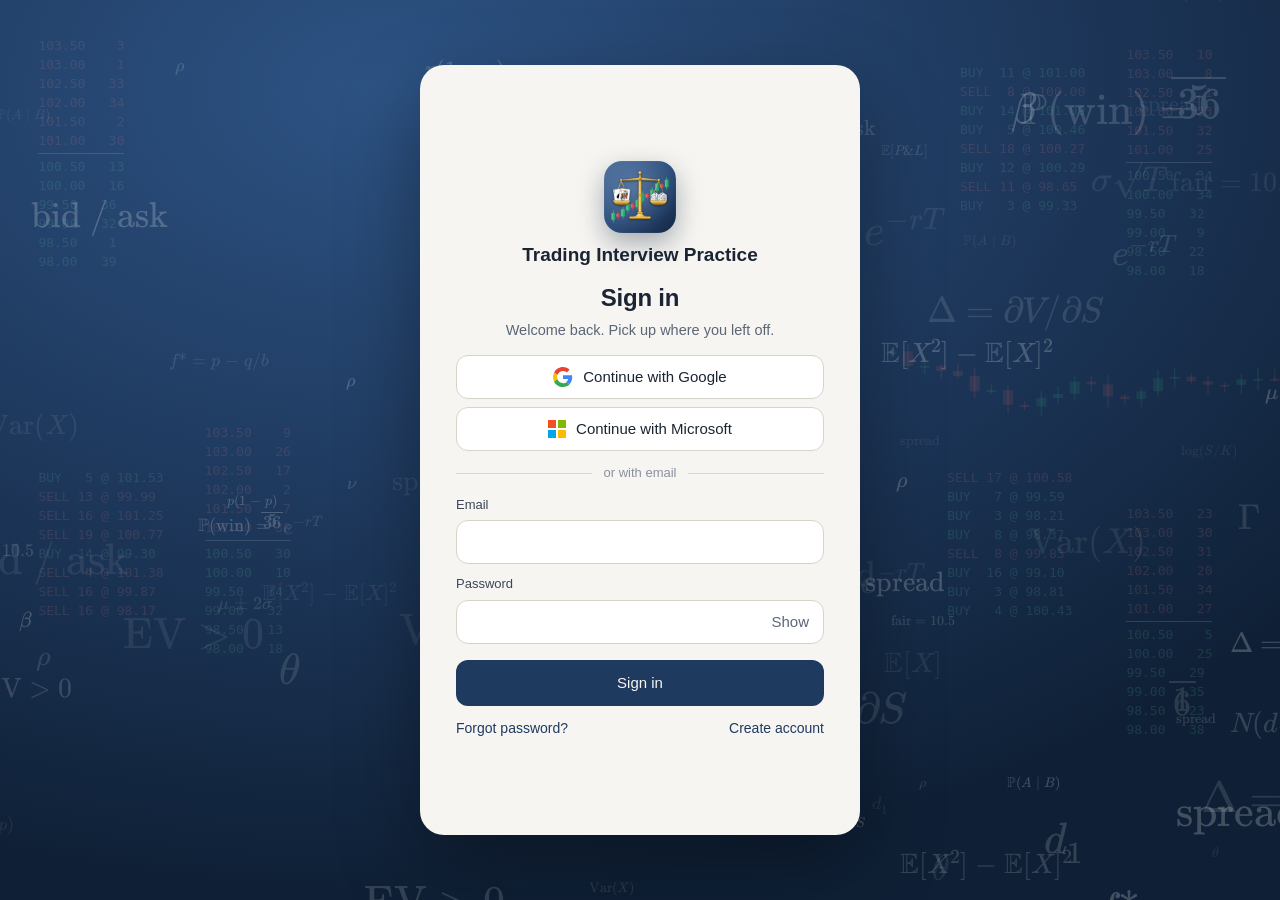
<file: index.html>
<!DOCTYPE html>
<html lang="en">
<head>
<meta charset="utf-8">
<meta name="viewport" content="width=device-width, initial-scale=1">
<title>Trading Interview Practice</title>
<link rel="manifest" href="manifest.webmanifest">
<link rel="apple-touch-icon" href="icons/apple-touch-icon.png">
<meta name="apple-mobile-web-app-capable" content="yes">
<meta name="mobile-web-app-capable" content="yes">
<meta name="apple-mobile-web-app-title" content="Trading Practice">
<meta name="apple-mobile-web-app-status-bar-style" content="default">
<meta name="theme-color" content="#254068">
<script>
(function(){var t=null;try{t=localStorage.getItem('tradermath-theme');}catch(e){}
if(t!=='light'&&t!=='dark'){t=(window.matchMedia&&matchMedia('(prefers-color-scheme: dark)').matches)?'dark':'light';}
document.documentElement.setAttribute('data-theme',t);
try{document.documentElement.setAttribute('data-size',localStorage.getItem('tip-size')==='big'?'big':'normal');}catch(e){}})();
</script>
<link rel="preconnect" href="https://fonts.googleapis.com">
<link rel="preconnect" href="https://fonts.gstatic.com" crossorigin>
<link href="https://fonts.googleapis.com/css2?family=Inter:wght@400;500;600;700&display=swap" rel="stylesheet">
<link rel="stylesheet" href="app.css">
<link rel="stylesheet" href="ui.css">
<link rel="stylesheet" href="cards.css">
<link rel="stylesheet" href="anim.css">
<link rel="stylesheet" href="tip.css">
<link rel="stylesheet" href="motion.css">
<link rel="stylesheet" href="lesson.css">
<link rel="stylesheet" href="auth.css">
</head>
<body>
<div id="root"></div>
<script src="dice3d.js"></script>
<script src="cloud.js"></script>
<script src="auth.js"></script>
<script src="app.js"></script>
<script src="anim.js"></script>
<script src="motion.js"></script>
<script>
/* offline Home Screen app: only on the GitHub Pages site (and local testing), never in the Claude artifact or the Android app */
if ('serviceWorker' in navigator && /(^|\.)github\.io$|^localhost$|^127\.0\.0\.1$/.test(location.hostname))
  window.addEventListener('load', function () { navigator.serviceWorker.register('sw.js').catch(function () {}); });
</script>
<script>
/* Android app: edge to edge everywhere; light bar icons on the navy sign-in screens and in dark mode, dark icons otherwise (27 Nov) */
(function(){if(!(window.WBAndroid&&(WBAndroid.setBars||WBAndroid.setEdge)))return;var last=null,set=WBAndroid.setBars?function(v){WBAndroid.setBars(v)}:function(v){WBAndroid.setEdge(v)};
function chk(){var v=!!document.querySelector(".au,.au-splash")||document.documentElement.getAttribute("data-theme")==="dark";if(v!==last){last=v;try{set(v)}catch(e){}}}
new MutationObserver(chk).observe(document.documentElement,{childList:true,subtree:true,attributes:true,attributeFilter:["data-theme"]});document.addEventListener("DOMContentLoaded",chk);window.addEventListener("load",function(){last=null;chk()});})();
</script>
<script src="frac.js"></script>
</body>
</html>
</file>
<file: app.css>
@font-face{font-display:block;font-family:KaTeX_AMS;font-style:normal;font-weight:400;src:url([data-uri]) format("woff2")}@font-face{font-display:block;font-family:KaTeX_Caligraphic;font-style:normal;font-weight:700;src:url([data-uri]) format("woff2")}@font-face{font-display:block;font-family:KaTeX_Caligraphic;font-style:normal;font-weight:400;src:url([data-uri]) format("woff2")}@font-face{font-display:block;font-family:KaTeX_Fraktur;font-style:normal;font-weight:700;src:url([data-uri]) format("woff2")}@font-face{font-display:block;font-family:KaTeX_Fraktur;font-style:normal;font-weight:400;src:url([data-uri]) format("woff2")}@font-face{font-display:block;font-family:KaTeX_Main;font-style:normal;font-weight:700;src:url([data-uri]) format("woff2")}@font-face{font-display:block;font-family:KaTeX_Main;font-style:italic;font-weight:700;src:url([data-uri]) format("woff2")}@font-face{font-display:block;font-family:KaTeX_Main;font-style:italic;font-weight:400;src:url([data-uri]) format("woff2")}@font-face{font-display:block;font-family:KaTeX_Main;font-style:normal;font-weight:400;src:url([data-uri]) format("woff2")}@font-face{font-display:block;font-family:KaTeX_Math;font-style:italic;font-weight:700;src:url([data-uri]) format("woff2")}@font-face{font-display:block;font-family:KaTeX_Math;font-style:italic;font-weight:400;src:url([data-uri]) format("woff2")}@font-face{font-display:block;font-family:KaTeX_SansSerif;font-style:normal;font-weight:700;src:url([data-uri]) format("woff2")}@font-face{font-display:block;font-family:KaTeX_SansSerif;font-style:italic;font-weight:400;src:url([data-uri]) format("woff2")}@font-face{font-display:block;font-family:KaTeX_SansSerif;font-style:normal;font-weight:400;src:url([data-uri]) format("woff2")}@font-face{font-display:block;font-family:KaTeX_Script;font-style:normal;font-weight:400;src:url([data-uri]) format("woff2")}@font-face{font-display:block;font-family:KaTeX_Size1;font-style:normal;font-weight:400;src:url([data-uri]) format("woff2")}@font-face{font-display:block;font-family:KaTeX_Size2;font-style:normal;font-weight:400;src:url([data-uri]) format("woff2")}@font-face{font-display:block;font-family:KaTeX_Size3;font-style:normal;font-weight:400;src:url([data-uri]) format("woff2")}@font-face{font-display:block;font-family:KaTeX_Size4;font-style:normal;font-weight:400;src:url([data-uri]) format("woff2")}@font-face{font-display:block;font-family:KaTeX_Typewriter;font-style:normal;font-weight:400;src:url([data-uri]) format("woff2")}.katex{font: 1.21em KaTeX_Main,Times New Roman,serif;line-height:1.2;position:relative;text-indent:0;text-rendering:auto}.katex *{-ms-high-contrast-adjust:none!important;border-color:currentColor}.katex .katex-version:after{content:"0.16.47"}.katex .katex-mathml{border:0;-webkit-clip-path:inset(50%);clip-path:inset(50%);height:1px;overflow:hidden;padding:0;position:absolute;width:1px}.katex .katex-html>.newline{display:block}.katex .base{position:relative;white-space:nowrap;width:-webkit-min-content;width:-moz-min-content;width:min-content}.katex .base,.katex .strut{display:inline-block}.katex .textbf{font-weight:700}.katex .textit{font-style:italic}.katex .textrm{font-family:KaTeX_Main}.katex .textsf{font-family:KaTeX_SansSerif}.katex .texttt{font-family:KaTeX_Typewriter}.katex .mathnormal{font-family:KaTeX_Math;font-style:italic}.katex .mathit{font-family:KaTeX_Main;font-style:italic}.katex .mathrm{font-style:normal}.katex .mathbf{font-family:KaTeX_Main;font-weight:700}.katex .boldsymbol{font-family:KaTeX_Math;font-style:italic;font-weight:700}.katex .amsrm,.katex .mathbb,.katex .textbb{font-family:KaTeX_AMS}.katex .mathcal{font-family:KaTeX_Caligraphic}.katex .mathfrak,.katex .textfrak{font-family:KaTeX_Fraktur}.katex .mathboldfrak,.katex .textboldfrak{font-family:KaTeX_Fraktur;font-weight:700}.katex .mathtt{font-family:KaTeX_Typewriter}.katex .mathscr,.katex .textscr{font-family:KaTeX_Script}.katex .mathsf,.katex .textsf{font-family:KaTeX_SansSerif}.katex .mathboldsf,.katex .textboldsf{font-family:KaTeX_SansSerif;font-weight:700}.katex .mathitsf,.katex .mathsfit,.katex .textitsf{font-family:KaTeX_SansSerif;font-style:italic}.katex .mainrm{font-family:KaTeX_Main;font-style:normal}.katex .vlist-t{border-collapse:collapse;display:inline-table;table-layout:fixed}.katex .vlist-r{display:table-row}.katex .vlist{display:table-cell;position:relative;vertical-align:bottom}.katex .vlist>span{display:block;height:0;position:relative}.katex .vlist>span>span{display:inline-block}.katex .vlist>span>.pstrut{overflow:hidden;width:0}.katex .vlist-t2{margin-right:-2px}.katex .vlist-s{display:table-cell;font-size:1px;min-width:2px;vertical-align:bottom;width:2px}.katex .vbox{align-items:baseline;display:inline-flex;flex-direction:column}.katex .hbox{width:100%}.katex .hbox,.katex .thinbox{display:inline-flex;flex-direction:row}.katex .thinbox{max-width:0;width:0}.katex .msupsub{text-align:left}.katex .mfrac>span>span{text-align:center}.katex .mfrac .frac-line{border-bottom-style:solid;display:inline-block;width:100%}.katex .hdashline,.katex .hline,.katex .mfrac .frac-line,.katex .overline .overline-line,.katex .rule,.katex .underline .underline-line{min-height:1px}.katex .mspace{display:inline-block}.katex .smash{display:inline;line-height:0}.katex .clap,.katex .llap,.katex .rlap{position:relative;width:0}.katex .clap>.inner,.katex .llap>.inner,.katex .rlap>.inner{position:absolute}.katex .clap>.fix,.katex .llap>.fix,.katex .rlap>.fix{display:inline-block}.katex .llap>.inner{right:0}.katex .clap>.inner,.katex .rlap>.inner{left:0}.katex .clap>.inner>span{margin-left:-50%;margin-right:50%}.katex .rule{border:0 solid;display:inline-block;position:relative}.katex .hline,.katex .overline .overline-line,.katex .underline .underline-line{border-bottom-style:solid;display:inline-block;width:100%}.katex .hdashline{border-bottom-style:dashed;display:inline-block;width:100%}.katex .sqrt>.root{margin-left:.2777777778em;margin-right:-.5555555556em}.katex .fontsize-ensurer.reset-size1.size1,.katex .sizing.reset-size1.size1{font-size:1em}.katex .fontsize-ensurer.reset-size1.size2,.katex .sizing.reset-size1.size2{font-size:1.2em}.katex .fontsize-ensurer.reset-size1.size3,.katex .sizing.reset-size1.size3{font-size:1.4em}.katex .fontsize-ensurer.reset-size1.size4,.katex .sizing.reset-size1.size4{font-size:1.6em}.katex .fontsize-ensurer.reset-size1.size5,.katex .sizing.reset-size1.size5{font-size:1.8em}.katex .fontsize-ensurer.reset-size1.size6,.katex .sizing.reset-size1.size6{font-size:2em}.katex .fontsize-ensurer.reset-size1.size7,.katex .sizing.reset-size1.size7{font-size:2.4em}.katex .fontsize-ensurer.reset-size1.size8,.katex .sizing.reset-size1.size8{font-size:2.88em}.katex .fontsize-ensurer.reset-size1.size9,.katex .sizing.reset-size1.size9{font-size:3.456em}.katex .fontsize-ensurer.reset-size1.size10,.katex .sizing.reset-size1.size10{font-size:4.148em}.katex .fontsize-ensurer.reset-size1.size11,.katex .sizing.reset-size1.size11{font-size:4.976em}.katex .fontsize-ensurer.reset-size2.size1,.katex .sizing.reset-size2.size1{font-size:.8333333333em}.katex .fontsize-ensurer.reset-size2.size2,.katex .sizing.reset-size2.size2{font-size:1em}.katex .fontsize-ensurer.reset-size2.size3,.katex .sizing.reset-size2.size3{font-size:1.1666666667em}.katex .fontsize-ensurer.reset-size2.size4,.katex .sizing.reset-size2.size4{font-size:1.3333333333em}.katex .fontsize-ensurer.reset-size2.size5,.katex .sizing.reset-size2.size5{font-size:1.5em}.katex .fontsize-ensurer.reset-size2.size6,.katex .sizing.reset-size2.size6{font-size:1.6666666667em}.katex .fontsize-ensurer.reset-size2.size7,.katex .sizing.reset-size2.size7{font-size:2em}.katex .fontsize-ensurer.reset-size2.size8,.katex .sizing.reset-size2.size8{font-size:2.4em}.katex .fontsize-ensurer.reset-size2.size9,.katex .sizing.reset-size2.size9{font-size:2.88em}.katex .fontsize-ensurer.reset-size2.size10,.katex .sizing.reset-size2.size10{font-size:3.4566666667em}.katex .fontsize-ensurer.reset-size2.size11,.katex .sizing.reset-size2.size11{font-size:4.1466666667em}.katex .fontsize-ensurer.reset-size3.size1,.katex .sizing.reset-size3.size1{font-size:.7142857143em}.katex .fontsize-ensurer.reset-size3.size2,.katex .sizing.reset-size3.size2{font-size:.8571428571em}.katex .fontsize-ensurer.reset-size3.size3,.katex .sizing.reset-size3.size3{font-size:1em}.katex .fontsize-ensurer.reset-size3.size4,.katex .sizing.reset-size3.size4{font-size:1.1428571429em}.katex .fontsize-ensurer.reset-size3.size5,.katex .sizing.reset-size3.size5{font-size:1.2857142857em}.katex .fontsize-ensurer.reset-size3.size6,.katex .sizing.reset-size3.size6{font-size:1.4285714286em}.katex .fontsize-ensurer.reset-size3.size7,.katex .sizing.reset-size3.size7{font-size:1.7142857143em}.katex .fontsize-ensurer.reset-size3.size8,.katex .sizing.reset-size3.size8{font-size:2.0571428571em}.katex .fontsize-ensurer.reset-size3.size9,.katex .sizing.reset-size3.size9{font-size:2.4685714286em}.katex .fontsize-ensurer.reset-size3.size10,.katex .sizing.reset-size3.size10{font-size:2.9628571429em}.katex .fontsize-ensurer.reset-size3.size11,.katex .sizing.reset-size3.size11{font-size:3.5542857143em}.katex .fontsize-ensurer.reset-size4.size1,.katex .sizing.reset-size4.size1{font-size:.625em}.katex .fontsize-ensurer.reset-size4.size2,.katex .sizing.reset-size4.size2{font-size:.75em}.katex .fontsize-ensurer.reset-size4.size3,.katex .sizing.reset-size4.size3{font-size:.875em}.katex .fontsize-ensurer.reset-size4.size4,.katex .sizing.reset-size4.size4{font-size:1em}.katex .fontsize-ensurer.reset-size4.size5,.katex .sizing.reset-size4.size5{font-size:1.125em}.katex .fontsize-ensurer.reset-size4.size6,.katex .sizing.reset-size4.size6{font-size:1.25em}.katex .fontsize-ensurer.reset-size4.size7,.katex .sizing.reset-size4.size7{font-size:1.5em}.katex .fontsize-ensurer.reset-size4.size8,.katex .sizing.reset-size4.size8{font-size:1.8em}.katex .fontsize-ensurer.reset-size4.size9,.katex .sizing.reset-size4.size9{font-size:2.16em}.katex .fontsize-ensurer.reset-size4.size10,.katex .sizing.reset-size4.size10{font-size:2.5925em}.katex .fontsize-ensurer.reset-size4.size11,.katex .sizing.reset-size4.size11{font-size:3.11em}.katex .fontsize-ensurer.reset-size5.size1,.katex .sizing.reset-size5.size1{font-size:.5555555556em}.katex .fontsize-ensurer.reset-size5.size2,.katex .sizing.reset-size5.size2{font-size:.6666666667em}.katex .fontsize-ensurer.reset-size5.size3,.katex .sizing.reset-size5.size3{font-size:.7777777778em}.katex .fontsize-ensurer.reset-size5.size4,.katex .sizing.reset-size5.size4{font-size:.8888888889em}.katex .fontsize-ensurer.reset-size5.size5,.katex .sizing.reset-size5.size5{font-size:1em}.katex .fontsize-ensurer.reset-size5.size6,.katex .sizing.reset-size5.size6{font-size:1.1111111111em}.katex .fontsize-ensurer.reset-size5.size7,.katex .sizing.reset-size5.size7{font-size:1.3333333333em}.katex .fontsize-ensurer.reset-size5.size8,.katex .sizing.reset-size5.size8{font-size:1.6em}.katex .fontsize-ensurer.reset-size5.size9,.katex .sizing.reset-size5.size9{font-size:1.92em}.katex .fontsize-ensurer.reset-size5.size10,.katex .sizing.reset-size5.size10{font-size:2.3044444444em}.katex .fontsize-ensurer.reset-size5.size11,.katex .sizing.reset-size5.size11{font-size:2.7644444444em}.katex .fontsize-ensurer.reset-size6.size1,.katex .sizing.reset-size6.size1{font-size:.5em}.katex .fontsize-ensurer.reset-size6.size2,.katex .sizing.reset-size6.size2{font-size:.6em}.katex .fontsize-ensurer.reset-size6.size3,.katex .sizing.reset-size6.size3{font-size:.7em}.katex .fontsize-ensurer.reset-size6.size4,.katex .sizing.reset-size6.size4{font-size:.8em}.katex .fontsize-ensurer.reset-size6.size5,.katex .sizing.reset-size6.size5{font-size:.9em}.katex .fontsize-ensurer.reset-size6.size6,.katex .sizing.reset-size6.size6{font-size:1em}.katex .fontsize-ensurer.reset-size6.size7,.katex .sizing.reset-size6.size7{font-size:1.2em}.katex .fontsize-ensurer.reset-size6.size8,.katex .sizing.reset-size6.size8{font-size:1.44em}.katex .fontsize-ensurer.reset-size6.size9,.katex .sizing.reset-size6.size9{font-size:1.728em}.katex .fontsize-ensurer.reset-size6.size10,.katex .sizing.reset-size6.size10{font-size:2.074em}.katex .fontsize-ensurer.reset-size6.size11,.katex .sizing.reset-size6.size11{font-size:2.488em}.katex .fontsize-ensurer.reset-size7.size1,.katex .sizing.reset-size7.size1{font-size:.4166666667em}.katex .fontsize-ensurer.reset-size7.size2,.katex .sizing.reset-size7.size2{font-size:.5em}.katex .fontsize-ensurer.reset-size7.size3,.katex .sizing.reset-size7.size3{font-size:.5833333333em}.katex .fontsize-ensurer.reset-size7.size4,.katex .sizing.reset-size7.size4{font-size:.6666666667em}.katex .fontsize-ensurer.reset-size7.size5,.katex .sizing.reset-size7.size5{font-size:.75em}.katex .fontsize-ensurer.reset-size7.size6,.katex .sizing.reset-size7.size6{font-size:.8333333333em}.katex .fontsize-ensurer.reset-size7.size7,.katex .sizing.reset-size7.size7{font-size:1em}.katex .fontsize-ensurer.reset-size7.size8,.katex .sizing.reset-size7.size8{font-size:1.2em}.katex .fontsize-ensurer.reset-size7.size9,.katex .sizing.reset-size7.size9{font-size:1.44em}.katex .fontsize-ensurer.reset-size7.size10,.katex .sizing.reset-size7.size10{font-size:1.7283333333em}.katex .fontsize-ensurer.reset-size7.size11,.katex .sizing.reset-size7.size11{font-size:2.0733333333em}.katex .fontsize-ensurer.reset-size8.size1,.katex .sizing.reset-size8.size1{font-size:.3472222222em}.katex .fontsize-ensurer.reset-size8.size2,.katex .sizing.reset-size8.size2{font-size:.4166666667em}.katex .fontsize-ensurer.reset-size8.size3,.katex .sizing.reset-size8.size3{font-size:.4861111111em}.katex .fontsize-ensurer.reset-size8.size4,.katex .sizing.reset-size8.size4{font-size:.5555555556em}.katex .fontsize-ensurer.reset-size8.size5,.katex .sizing.reset-size8.size5{font-size:.625em}.katex .fontsize-ensurer.reset-size8.size6,.katex .sizing.reset-size8.size6{font-size:.6944444444em}.katex .fontsize-ensurer.reset-size8.size7,.katex .sizing.reset-size8.size7{font-size:.8333333333em}.katex .fontsize-ensurer.reset-size8.size8,.katex .sizing.reset-size8.size8{font-size:1em}.katex .fontsize-ensurer.reset-size8.size9,.katex .sizing.reset-size8.size9{font-size:1.2em}.katex .fontsize-ensurer.reset-size8.size10,.katex .sizing.reset-size8.size10{font-size:1.4402777778em}.katex .fontsize-ensurer.reset-size8.size11,.katex .sizing.reset-size8.size11{font-size:1.7277777778em}.katex .fontsize-ensurer.reset-size9.size1,.katex .sizing.reset-size9.size1{font-size:.2893518519em}.katex .fontsize-ensurer.reset-size9.size2,.katex .sizing.reset-size9.size2{font-size:.3472222222em}.katex .fontsize-ensurer.reset-size9.size3,.katex .sizing.reset-size9.size3{font-size:.4050925926em}.katex .fontsize-ensurer.reset-size9.size4,.katex .sizing.reset-size9.size4{font-size:.462962963em}.katex .fontsize-ensurer.reset-size9.size5,.katex .sizing.reset-size9.size5{font-size:.5208333333em}.katex .fontsize-ensurer.reset-size9.size6,.katex .sizing.reset-size9.size6{font-size:.5787037037em}.katex .fontsize-ensurer.reset-size9.size7,.katex .sizing.reset-size9.size7{font-size:.6944444444em}.katex .fontsize-ensurer.reset-size9.size8,.katex .sizing.reset-size9.size8{font-size:.8333333333em}.katex .fontsize-ensurer.reset-size9.size9,.katex .sizing.reset-size9.size9{font-size:1em}.katex .fontsize-ensurer.reset-size9.size10,.katex .sizing.reset-size9.size10{font-size:1.2002314815em}.katex .fontsize-ensurer.reset-size9.size11,.katex .sizing.reset-size9.size11{font-size:1.4398148148em}.katex .fontsize-ensurer.reset-size10.size1,.katex .sizing.reset-size10.size1{font-size:.2410800386em}.katex .fontsize-ensurer.reset-size10.size2,.katex .sizing.reset-size10.size2{font-size:.2892960463em}.katex .fontsize-ensurer.reset-size10.size3,.katex .sizing.reset-size10.size3{font-size:.337512054em}.katex .fontsize-ensurer.reset-size10.size4,.katex .sizing.reset-size10.size4{font-size:.3857280617em}.katex .fontsize-ensurer.reset-size10.size5,.katex .sizing.reset-size10.size5{font-size:.4339440694em}.katex .fontsize-ensurer.reset-size10.size6,.katex .sizing.reset-size10.size6{font-size:.4821600771em}.katex .fontsize-ensurer.reset-size10.size7,.katex .sizing.reset-size10.size7{font-size:.5785920926em}.katex .fontsize-ensurer.reset-size10.size8,.katex .sizing.reset-size10.size8{font-size:.6943105111em}.katex .fontsize-ensurer.reset-size10.size9,.katex .sizing.reset-size10.size9{font-size:.8331726133em}.katex .fontsize-ensurer.reset-size10.size10,.katex .sizing.reset-size10.size10{font-size:1em}.katex .fontsize-ensurer.reset-size10.size11,.katex .sizing.reset-size10.size11{font-size:1.1996142719em}.katex .fontsize-ensurer.reset-size11.size1,.katex .sizing.reset-size11.size1{font-size:.2009646302em}.katex .fontsize-ensurer.reset-size11.size2,.katex .sizing.reset-size11.size2{font-size:.2411575563em}.katex .fontsize-ensurer.reset-size11.size3,.katex .sizing.reset-size11.size3{font-size:.2813504823em}.katex .fontsize-ensurer.reset-size11.size4,.katex .sizing.reset-size11.size4{font-size:.3215434084em}.katex .fontsize-ensurer.reset-size11.size5,.katex .sizing.reset-size11.size5{font-size:.3617363344em}.katex .fontsize-ensurer.reset-size11.size6,.katex .sizing.reset-size11.size6{font-size:.4019292605em}.katex .fontsize-ensurer.reset-size11.size7,.katex .sizing.reset-size11.size7{font-size:.4823151125em}.katex .fontsize-ensurer.reset-size11.size8,.katex .sizing.reset-size11.size8{font-size:.578778135em}.katex .fontsize-ensurer.reset-size11.size9,.katex .sizing.reset-size11.size9{font-size:.6945337621em}.katex .fontsize-ensurer.reset-size11.size10,.katex .sizing.reset-size11.size10{font-size:.8336012862em}.katex .fontsize-ensurer.reset-size11.size11,.katex .sizing.reset-size11.size11{font-size:1em}.katex .delimsizing.size1{font-family:KaTeX_Size1}.katex .delimsizing.size2{font-family:KaTeX_Size2}.katex .delimsizing.size3{font-family:KaTeX_Size3}.katex .delimsizing.size4{font-family:KaTeX_Size4}.katex .delimsizing.mult .delim-size1>span{font-family:KaTeX_Size1}.katex .delimsizing.mult .delim-size4>span{font-family:KaTeX_Size4}.katex .nulldelimiter{display:inline-block;width:.12em}.katex .delimcenter,.katex .op-symbol{position:relative}.katex .op-symbol.small-op{font-family:KaTeX_Size1}.katex .op-symbol.large-op{font-family:KaTeX_Size2}.katex .accent>.vlist-t,.katex .op-limits>.vlist-t{text-align:center}.katex .accent .accent-body{position:relative}.katex .accent .accent-body:not(.accent-full){width:0}.katex .overlay{display:block}.katex .mtable .vertical-separator{display:inline-block;min-width:1px}.katex .mtable .arraycolsep{display:inline-block}.katex .mtable .col-align-c>.vlist-t{text-align:center}.katex .mtable .col-align-l>.vlist-t{text-align:left}.katex .mtable .col-align-r>.vlist-t{text-align:right}.katex .svg-align{text-align:left}.katex svg{fill:currentColor;stroke:currentColor;display:block;height:inherit;position:absolute;width:100%}.katex svg path{stroke:none}.katex svg{fill-rule:nonzero;fill-opacity:1;stroke-width:1;stroke-linecap:butt;stroke-linejoin:miter;stroke-miterlimit:4;stroke-dasharray:none;stroke-dashoffset:0;stroke-opacity:1}.katex img{border-style:none;max-height:none;max-width:none;min-height:0;min-width:0}.katex .stretchy{display:block;overflow:hidden;position:relative;width:100%}.katex .stretchy:after,.katex .stretchy:before{content:""}.katex .hide-tail{overflow:hidden;position:relative;width:100%}.katex .halfarrow-left{left:0;overflow:hidden;position:absolute;width:50.2%}.katex .halfarrow-right{overflow:hidden;position:absolute;right:0;width:50.2%}.katex .brace-left{left:0;overflow:hidden;position:absolute;width:25.1%}.katex .brace-center{left:25%;overflow:hidden;position:absolute;width:50%}.katex .brace-right{overflow:hidden;position:absolute;right:0;width:25.1%}.katex .x-arrow-pad{padding:0 .5em}.katex .cd-arrow-pad{padding:0 .55556em 0 .27778em}.katex .mover,.katex .munder,.katex .x-arrow{text-align:center}.katex .boxpad{padding:0 .3em}.katex .fbox,.katex .fcolorbox{border:.04em solid;box-sizing:border-box}.katex .cancel-pad{padding:0 .2em}.katex .cancel-lap{margin-left:-.2em;margin-right:-.2em}.katex .sout{border-bottom-style:solid;border-bottom-width:.08em}.katex .angl{border-right:.049em solid;border-top:.049em solid;box-sizing:border-box;margin-right:.03889em}.katex .anglpad{padding:0 .03889em}.katex .eqn-num:before{content:"(" counter(katexEqnNo) ")";counter-increment:katexEqnNo}.katex .mml-eqn-num:before{content:"(" counter(mmlEqnNo) ")";counter-increment:mmlEqnNo}.katex .mtr-glue{width:50%}.katex .cd-vert-arrow{display:inline-block;position:relative}.katex .cd-label-left{display:inline-block;position:absolute;right:calc(50% + .3em);text-align:left}.katex .cd-label-right{display:inline-block;left:calc(50% + .3em);position:absolute;text-align:right}.katex-display{display:block;margin:1em 0;text-align:center}.katex-display>.katex{display:block;text-align:center;white-space:nowrap}.katex-display>.katex>.katex-html{display:block;position:relative}.katex-display>.katex>.katex-html>.tag{position:absolute;right:0}.katex-display.leqno>.katex>.katex-html>.tag{left:0;right:auto}.katex-display.fleqn>.katex{padding-left:2em;text-align:left}body{counter-reset:katexEqnNo mmlEqnNo}:root{color-scheme:light;--bg: #f6f5f2;--surface: #ffffff;--surface-2: #f1f0ec;--line: #e4e2dc;--text: #17171a;--text-2: #55534e;--muted: #85837c;--accent: #1f3a5f;--accent-soft: #e6ecf4;--on-accent: #ffffff;--ok: #2e8b57;--ok-soft: #e3f1e8;--warn: #b7791f;--warn-soft: #faf1e1;--err: #c53030;--err-soft: #fbeaea;--empty: #ecebe6;--indigo: #4f5bd5;--radius: 14px;--shadow: 0 1px 2px rgba(20,20,20,.04), 0 2px 10px rgba(20,20,20,.04);--mono: ui-monospace, "SF Mono", SFMono-Regular, Menlo, Consolas, monospace}:root[data-theme=dark]{color-scheme:dark;--bg: #121211;--surface: #1b1b1a;--surface-2: #242423;--line: #2f2f2d;--text: #f0efec;--text-2: #c3c2b7;--muted: #8f8e86;--accent: #8fb3e3;--accent-soft: #23303f;--on-accent: #10161f;--ok: #48c780;--ok-soft: #1d3527;--warn: #e0a84a;--warn-soft: #3a3020;--err: #ef6b6b;--err-soft: #3a2222;--empty: #262625;--indigo: #8f97f0;--shadow: none}*{box-sizing:border-box}html,body{margin:0;background:var(--bg);color:var(--text)}body{font:14px/1.5 Inter,ui-sans-serif,system-ui,-apple-system,Segoe UI,sans-serif;-webkit-font-smoothing:antialiased}button,input,select,textarea{font:inherit;color:inherit}.app{max-width:1160px;margin:0 auto;padding:0 16px 60px}.muted{color:var(--muted)}.small{font-size:12px}.tiny{font-size:11px}.mono,.num{font-family:var(--mono);font-variant-numeric:tabular-nums}.pos{color:var(--ok)}.neg{color:var(--err)}.warnc{color:var(--warn)}b,strong{font-weight:600}h1,h2,h3,h4{margin:0;letter-spacing:-.01em}.row{display:flex;align-items:center;gap:8px;flex-wrap:wrap}.row.nowrap{flex-wrap:nowrap}.col{display:flex;flex-direction:column;gap:10px}.grow{flex:1;min-width:0}.sp{margin-left:auto}@media(max-width:620px){.hide-sm{display:none!important}}.top{display:flex;align-items:center;gap:10px;padding:16px 0 10px;flex-wrap:wrap}.brand{flex:1;min-width:160px}.title{font-size:21px;font-weight:700;letter-spacing:-.02em}.sync{display:inline-flex;align-items:center;gap:6px;font-size:12px;color:var(--muted)}.sync i{width:7px;height:7px;border-radius:50%;background:var(--muted)}.s-ok i{background:var(--ok)}.s-pending i{background:var(--warn);animation:pulse 1s infinite alternate}.s-local i{background:var(--warn)}.s-err i{background:var(--err)}.s-err{color:var(--err)}@keyframes pulse{to{opacity:.35}}.btn{display:inline-flex;align-items:center;justify-content:center;gap:6px;border:1px solid var(--line);background:var(--surface);padding:8px 14px;border-radius:10px;cursor:pointer;font-weight:500;white-space:nowrap;line-height:1.2}.btn:hover:not(:disabled){background:var(--surface-2)}.btn:disabled{opacity:.45;cursor:default}.btn.primary{background:var(--accent);color:var(--on-accent);border-color:transparent}.btn.primary:hover:not(:disabled){filter:brightness(1.08);background:var(--accent)}.btn.okb{background:var(--ok);color:#fff;border-color:transparent}[data-theme=dark] .btn.okb{color:#0c1a12}.btn.errb{background:var(--err);color:#fff;border-color:transparent}.btn.ghost{background:transparent;border-color:transparent}.btn.sm{padding:5px 10px;font-size:13px;border-radius:9px}.btn.xs{padding:3px 8px;font-size:12px;border-radius:8px}.btn.icon{width:38px;height:38px;padding:0}.btn svg{width:16px;height:16px;flex:none}.btn.lg{padding:11px 18px;font-size:15px}.tabs{position:sticky;top:0;z-index:20;display:flex;gap:4px;overflow-x:auto;scrollbar-width:none;background:var(--bg);padding:6px 0 10px;margin-bottom:6px;border-bottom:1px solid var(--line)}.tabs::-webkit-scrollbar{display:none}.tabs button{flex:none;display:inline-flex;align-items:center;gap:6px;border:0;background:transparent;padding:8px 14px;border-radius:999px;color:var(--text-2);font-weight:500;cursor:pointer}.tabs button svg{width:15px;height:15px}.tabs button.on{background:var(--text);color:var(--bg)}.pills{display:inline-flex;flex-wrap:wrap;gap:4px;background:var(--surface-2);border:1px solid var(--line);padding:3px;border-radius:999px}.pills button{border:0;background:transparent;padding:5px 12px;border-radius:999px;cursor:pointer;font-size:13px;color:var(--text-2);font-weight:500;white-space:nowrap}.pills button.on{background:var(--surface);color:var(--text);box-shadow:0 1px 3px #00000014}[data-theme=dark] .pills button.on,.pills.dark button.on{background:var(--text);color:var(--bg)}.chip{display:inline-flex;align-items:center;gap:4px;padding:2px 9px;border-radius:999px;font-size:11.5px;font-weight:600;background:var(--surface-2);color:var(--text-2);white-space:nowrap}.chip.easy{background:var(--ok-soft);color:var(--ok)}.chip.medium{background:var(--warn-soft);color:var(--warn)}.chip.hard{background:var(--err-soft);color:var(--err)}.chip.acc{background:var(--accent-soft);color:var(--accent)}.chip.solved{background:var(--ok);color:#fff}[data-theme=dark] .chip.solved{color:#0c1a12}.view{display:flex;flex-direction:column;gap:14px;padding-top:8px}.card{background:var(--surface);border:1px solid var(--line);border-radius:var(--radius);padding:16px;box-shadow:var(--shadow);min-width:0}.card.tight{padding:12px}.card h3{font-size:15px;margin-bottom:10px;display:flex;align-items:center;gap:8px;flex-wrap:wrap}.sec-h{display:flex;align-items:baseline;gap:10px;flex-wrap:wrap;margin:6px 0 -4px}.sec-h h2{font-size:16px}.grid2{display:grid;grid-template-columns:repeat(2,minmax(0,1fr));gap:12px}.grid3{display:grid;grid-template-columns:repeat(3,minmax(0,1fr));gap:12px}.grid4{display:grid;grid-template-columns:repeat(4,minmax(0,1fr));gap:12px}@media(max-width:900px){.grid4,.grid3{grid-template-columns:repeat(2,minmax(0,1fr))}}@media(max-width:620px){.grid3,.grid2{grid-template-columns:1fr}}.bar{height:7px;border-radius:4px;background:var(--empty);overflow:hidden}.bar .fill{height:100%;border-radius:4px;background:var(--ok);transition:width .35s}.kv{display:flex;justify-content:space-between;gap:8px;font-size:13px;color:var(--text-2)}.kv b{color:var(--text);font-family:var(--mono);font-variant-numeric:tabular-nums;font-weight:600}.divider{height:1px;background:var(--line);margin:4px 0}.stat-lbl{font-size:12px;color:var(--muted);font-weight:500;text-transform:uppercase;letter-spacing:.04em}.stat-big{font-size:30px;font-weight:700;letter-spacing:-.02em;font-family:var(--mono);font-variant-numeric:tabular-nums;line-height:1.1}.stat{display:flex;align-items:center;gap:14px}.hero{padding:18px}.hero .grid4>div{padding:4px 2px}@media(min-width:901px){.hero .grid4>div+div{border-left:1px solid var(--line);padding-left:18px}}.inp{border:1px solid var(--line);background:var(--surface);border-radius:10px;padding:8px 11px;min-width:0;outline:none}.inp:focus{border-color:var(--accent);box-shadow:0 0 0 3px var(--accent-soft)}.inp.num{font-family:var(--mono)}.inp.sm{padding:5px 8px;font-size:13px;border-radius:8px}.search{position:relative;flex:1;min-width:200px}.search svg{position:absolute;left:11px;top:50%;transform:translateY(-50%);width:16px;height:16px;color:var(--muted)}.search input{width:100%;padding-left:34px}label.fld{display:flex;flex-direction:column;gap:4px;font-size:12px;color:var(--muted);font-weight:500}textarea.inp{resize:vertical;width:100%}input[type=range]{accent-color:var(--accent);width:100%}.fbar{display:flex;flex-direction:column;gap:10px}.frow{display:flex;align-items:center;gap:8px;flex-wrap:wrap}.frow .flbl{font-size:12px;color:var(--muted);width:74px;flex:none;font-weight:500}@media(max-width:620px){.frow .flbl{width:100%}}.qlist{display:flex;flex-direction:column}.qrow{display:flex;align-items:center;gap:12px;padding:11px 6px;border-bottom:1px solid var(--line);cursor:pointer;text-align:left;background:none;border-left:0;border-right:0;border-top:0;width:100%}.qrow:last-child{border-bottom:0}.qrow:hover{background:var(--surface-2)}.qrow .qt{font-weight:600}.qrow .meta{display:flex;gap:6px;flex-wrap:wrap;margin-top:3px}.check{width:22px;height:22px;border-radius:7px;border:1.5px solid var(--line);display:grid;place-items:center;flex:none}.check.on{background:var(--ok);border-color:var(--ok);color:#fff}.check svg{width:13px;height:13px}.pager{display:flex;align-items:center;justify-content:center;gap:4px;flex-wrap:wrap;padding-top:12px}.pager button{min-width:34px;height:34px;border-radius:9px;border:1px solid var(--line);background:var(--surface);cursor:pointer;font-family:var(--mono);font-size:13px;padding:0 8px}.pager button.on{background:var(--text);color:var(--bg);border-color:transparent}.pager button:disabled{opacity:.4;cursor:default}.pager .gap{padding:0 4px;color:var(--muted)}.scrim{position:fixed;inset:0;background:#0a0a0a6b;z-index:50;display:flex;justify-content:center;align-items:flex-start;padding:28px 14px;overflow-y:auto;animation:fade .15s}@keyframes fade{0%{opacity:0}}.modal{background:var(--surface);border:1px solid var(--line);border-radius:18px;width:100%;max-width:760px;box-shadow:0 20px 60px #00000040;animation:rise .18s}.modal.wide{max-width:1100px}@keyframes rise{0%{transform:translateY(10px);opacity:.5}}.modal-h{display:flex;align-items:flex-start;gap:10px;padding:16px 18px 12px;border-bottom:1px solid var(--line)}.modal-b{padding:16px 18px 20px;display:flex;flex-direction:column;gap:14px}.prob{font-size:15px;line-height:1.65}.prob p{margin:0 0 8px}.box{border:1px solid var(--line);border-radius:12px;padding:12px 14px;background:var(--surface-2)}.box.hint{background:var(--warn-soft);border-color:transparent}.box.sol{background:var(--accent-soft);border-color:transparent}.box.okbox{background:var(--ok-soft);border-color:transparent}.box.errbox{background:var(--err-soft);border-color:transparent}.steps{margin:0;padding-left:20px;display:flex;flex-direction:column;gap:8px}.toasts{position:fixed;bottom:18px;left:50%;transform:translate(-50%);z-index:80;display:flex;flex-direction:column;gap:8px;align-items:center;pointer-events:none}.toast{background:var(--text);color:var(--bg);padding:10px 16px;border-radius:12px;font-weight:500;box-shadow:0 8px 24px #00000040;animation:rise .2s;max-width:90vw}.toast.err{background:var(--err);color:#fff}.ring{flex:none}.ring .bg{stroke:var(--empty)}.ring .fg{stroke:var(--ok);transition:stroke-dashoffset .5s}.gcard{display:flex;flex-direction:column;gap:6px;cursor:pointer;text-align:left;transition:border-color .15s,transform .1s}.gcard:hover{border-color:var(--accent)}.gicon{width:34px;height:34px;border-radius:10px;display:grid;place-items:center;background:var(--accent-soft);color:var(--accent)}.gicon svg{width:18px;height:18px}.tbl{width:100%;border-collapse:collapse;font-size:13px}.tbl th{text-align:left;font-weight:500;color:var(--muted);font-size:12px;padding:6px 8px;border-bottom:1px solid var(--line)}.tbl td{padding:7px 8px;border-bottom:1px solid var(--line);font-family:var(--mono);font-variant-numeric:tabular-nums}.tbl td.txt{font-family:inherit}.tbl tr:last-child td{border-bottom:0}.tbl tr.hl td{background:var(--accent-soft)}.playing{display:inline-grid;place-items:center;width:44px;height:62px;border-radius:8px;border:1px solid var(--line);background:var(--surface);font-weight:700;font-size:17px;font-family:var(--mono);box-shadow:var(--shadow)}.playing.red{color:var(--err)}.playing.back{background:repeating-linear-gradient(45deg,var(--accent),var(--accent) 4px,var(--accent-soft) 4px,var(--accent-soft) 8px);color:transparent}.playing.big{width:70px;height:98px;font-size:26px;border-radius:11px}.die{display:inline-grid;place-items:center;width:46px;height:46px;border-radius:10px;border:1px solid var(--line);background:var(--surface);font-weight:700;font-size:20px;font-family:var(--mono)}.die.hidden{background:var(--surface-2);color:var(--muted)}.logbox{max-height:210px;overflow-y:auto;font-family:var(--mono);font-size:12px;background:var(--surface-2);border-radius:10px;padding:8px 10px;display:flex;flex-direction:column;gap:2px}.bigq{font-family:var(--mono);font-size:22px;font-weight:700}.metric{display:flex;flex-direction:column;gap:2px;padding:8px 12px;border-radius:10px;background:var(--surface-2);min-width:92px}.metric span{font-size:11px;color:var(--muted);font-weight:500}.metric b{font-family:var(--mono);font-size:16px}.quote-ui{display:grid;grid-template-columns:1fr 1fr;gap:10px}.timer{font-family:var(--mono);font-weight:700}.spark{width:100%;height:70px}.split{display:grid;grid-template-columns:minmax(0,1fr) minmax(0,1.15fr);gap:14px;align-items:start}@media(max-width:960px){.split{grid-template-columns:1fr}}.editor{display:flex;border:1px solid var(--line);border-radius:12px;overflow:hidden;background:var(--surface-2)}.editor .gutter{padding:10px 6px 10px 10px;text-align:right;color:var(--muted);font-family:var(--mono);font-size:12.5px;line-height:1.55;-webkit-user-select:none;user-select:none;white-space:pre;background:var(--surface-2);border-right:1px solid var(--line);min-width:38px;overflow:hidden}.editor textarea{flex:1;border:0;outline:none;resize:vertical;min-height:380px;padding:10px 12px;font-family:var(--mono);font-size:12.5px;line-height:1.55;background:var(--surface);white-space:pre;overflow:auto;tab-size:4}pre.code{margin:0;padding:12px 14px;background:var(--surface-2);border:1px solid var(--line);border-radius:12px;font-family:var(--mono);font-size:12.5px;line-height:1.55;overflow-x:auto;white-space:pre}code.ic{font-family:var(--mono);font-size:.92em;background:var(--surface-2);padding:1px 5px;border-radius:5px}.out{font-family:var(--mono);font-size:12.5px;white-space:pre-wrap;background:var(--surface-2);border-radius:10px;padding:10px 12px;max-height:320px;overflow:auto}.tres{display:flex;align-items:flex-start;gap:8px;padding:6px 0;border-bottom:1px solid var(--line);font-size:13px}.tres:last-child{border-bottom:0}.badge-ok,.badge-bad{font-family:var(--mono);font-size:11px;font-weight:700;padding:2px 7px;border-radius:6px;flex:none}.badge-ok{background:var(--ok-soft);color:var(--ok)}.badge-bad{background:var(--err-soft);color:var(--err)}.katex{font-size:1.07em}.katex-display{margin:.55em 0;overflow-x:auto;overflow-y:hidden;padding:2px 0}.mfallback{font-family:var(--mono);font-size:.92em;color:var(--text-2)}.empty{text-align:center;color:var(--muted);padding:28px 10px}.err-screen{padding:20px;margin:20px;border-radius:14px;background:var(--err-soft);color:var(--err);font-family:var(--mono);white-space:pre-wrap}
</file>
<file: ui.css>
/* Tradermath: layout and components matched to the Mental Math Trainer. Loaded after app.css. */
:root { --shadow: 0 1px 2px rgba(20,20,20,.04), 0 2px 10px rgba(20,20,20,.05); }
:root[data-theme=dark] { --shadow: none; }
body { font: 14px/1.45 Inter, ui-sans-serif, system-ui, -apple-system, Segoe UI, sans-serif; }
kbd { font: 500 11px/1 Inter, system-ui, sans-serif; padding: 3px 6px; border: 1px solid var(--line); border-bottom-width: 2px; border-radius: 6px; background: var(--surface); color: var(--text-2); }
.dim { color: var(--muted); }

/* ---------- shell + header ---------- */
.app { max-width: 1120px; padding: 16px 18px 60px; min-height: 100vh; }
.top { display: flex; align-items: center; gap: 12px; flex-wrap: wrap; padding: 0; margin-bottom: 18px; }
.brand { flex: 1; min-width: 0; }
.logo { font-size: 20px; font-weight: 700; letter-spacing: -.01em; }
.tabs { position: static; display: flex; gap: 4px; background: var(--surface-2); padding: 4px; border-radius: 12px; margin: 0; border: 0; overflow-x: auto; }
.tabs .tab { border: 0; background: transparent; padding: 7px 14px; border-radius: 9px; color: var(--text-2); font-weight: 500; cursor: pointer; white-space: nowrap; flex: none; }
.tabs .tab:hover { color: var(--text); }
.tabs .tab.on { background: var(--surface); color: var(--text); box-shadow: var(--shadow); }
:root[data-theme=dark] .tabs .tab.on { background: var(--text); color: var(--bg); }
.theme-btn { width: 40px; height: 40px; flex: none; display: inline-flex; align-items: center; justify-content: center; border: 1px solid var(--line); background: var(--surface); border-radius: 10px; cursor: pointer; color: var(--text); padding: 0; }
.theme-btn:hover { background: var(--surface-2); }
.theme-btn svg { width: 18px; height: 18px; }
.stats-top { display: flex; justify-content: space-between; align-items: center; gap: 10px; flex-wrap: wrap; margin-bottom: 14px; }
.io { display: flex; gap: 8px; flex-wrap: wrap; align-items: center; }
.sync { font-size: 12.5px; }
.sync.s-local { color: var(--warn); }
.sync.s-local i { background: var(--warn); }
.sync.s-ok { color: var(--ok); }
.sync.s-ok i { background: var(--ok); }
.view { gap: 14px; padding-top: 0; }

/* ---------- panels / headings ---------- */
.card { padding: 20px 22px; border-radius: var(--radius); box-shadow: var(--shadow); }
.card.tight { padding: 14px 16px; }
.grid4 > .card, .grid3 > .card { padding: 16px 18px; }
.card h3 { font-size: 15px; font-weight: 600; }
.h { font-size: 13px; font-weight: 600; color: var(--text-2); margin: 22px 0 10px; }
.h:first-child { margin-top: 0; }
.h.small { margin-top: 0; font-size: 15px; color: var(--text); }
.col > .h { margin: 8px 0 0; }
.col > .h:first-child { margin-top: 0; }
.sec-h { margin: 10px 0 0; }
.sec-h h2 { font-size: 13px; font-weight: 600; color: var(--text-2); letter-spacing: 0; }
.lead { color: var(--text-2); margin: 0 0 4px; }
.note { color: var(--muted); font-size: 12.5px; margin: 10px 0 0; line-height: 1.5; }
.muted { color: var(--muted); }
.stat-lbl { font-size: 11px; font-weight: 600; letter-spacing: .06em; }
.stat-big { font-family: inherit; font-variant-numeric: tabular-nums; }

/* ---------- buttons ---------- */
.btn { padding: 10px 16px; border-radius: 10px; font-weight: 500; border: 1px solid var(--line); background: var(--surface); color: var(--text); }
.btn.sm { padding: 7px 12px; font-size: 13px; border-radius: 9px; }
.btn.xs { padding: 4px 9px; font-size: 12px; border-radius: 8px; }
.btn.icon { width: 40px; height: 40px; padding: 0; }
.btn.primary, .start { background: var(--accent); color: var(--on-accent); border: 0; padding: 11px 24px; border-radius: 10px; font-weight: 600; font-size: 15px; cursor: pointer; box-shadow: 0 2px 8px #1f3a5f38; display: inline-flex; align-items: center; justify-content: center; gap: 7px; line-height: 1.2; }
:root[data-theme=dark] .btn.primary, :root[data-theme=dark] .start { box-shadow: none; }
.btn.primary.sm { padding: 8px 16px; font-size: 13px; }
.btn.primary.xs { padding: 5px 10px; font-size: 12px; }
.btn.primary:hover:not(:disabled), .start:hover:not(:disabled) { filter: brightness(1.08); background: var(--accent); }
.btn.primary:disabled, .start:disabled { opacity: .45; cursor: not-allowed; box-shadow: none; }
.start svg, .ghost svg { width: 16px; height: 16px; flex: none; }
.ghost { background: var(--surface); color: var(--text); border: 1px solid var(--line); padding: 10px 16px; border-radius: 10px; font-weight: 500; cursor: pointer; display: inline-flex; align-items: center; gap: 6px; line-height: 1.2; }
.ghost.sm { padding: 7px 12px; font-size: 13px; border-radius: 9px; }
.ghost:hover:not(:disabled) { background: var(--surface-2); }
.ghost:disabled { opacity: .45; cursor: not-allowed; }
.link { background: none; border: 0; padding: 4px 0; color: var(--accent); cursor: pointer; font-weight: 500; font-size: 13px; display: inline-flex; align-items: center; gap: 4px; }
.link svg { width: 14px; height: 14px; }
.link:hover { text-decoration: underline; }
.link.danger-link { color: var(--err); }
.danger-btn, .start.danger-btn { background: var(--err); color: #fff; box-shadow: none; }
:root[data-theme=dark] .danger-btn { color: #1a0d0d; }
.start-row { display: flex; align-items: center; gap: 10px; margin-top: 14px; flex-wrap: wrap; }
.start-row .hint, .hint:not(.box) { color: var(--muted); font-size: 12.5px; }

/* ---------- chips (option pickers) ---------- */
.pills, .pills.dark { display: flex; flex-wrap: wrap; gap: 8px; background: none; border: 0; padding: 0; border-radius: 0; }
.pills button, :root[data-theme=dark] .pills button { background: var(--surface); border: 1px solid var(--line); color: var(--text-2); padding: 6px 13px; border-radius: 999px; font-size: 13px; font-weight: 500; cursor: pointer; min-width: 40px; transition: all .1s; box-shadow: none; }
.pills button:hover { border-color: var(--muted); color: var(--text); }
.pills button.on, .pills.dark button.on, :root[data-theme=dark] .pills button.on, :root[data-theme=dark] .pills.dark button.on { background: var(--accent); border-color: var(--accent); color: var(--on-accent); box-shadow: none; }
.tag { font-size: 12px; font-weight: 600; padding: 3px 10px; border-radius: 999px; background: var(--accent-soft); color: var(--accent); white-space: nowrap; }
.tag.dim { background: var(--surface-2); color: var(--text-2); }

/* ---------- form fields ---------- */
.inp { border-radius: 8px; padding: 7px 10px; }
.inp.sm { padding: 6px 9px; }
.inp.num { font-family: inherit; font-variant-numeric: tabular-nums; }
.fld { font-size: 11.5px; font-weight: 500; color: var(--muted); }
.frow .flbl { font-size: 13px; font-weight: 600; color: var(--text-2); }
.tm-fields { gap: 10px; margin-top: 4px; }
.tm-custom { align-self: flex-start; }

/* ---------- stat tiles ---------- */
.cards { display: grid; grid-template-columns: repeat(auto-fill, minmax(140px, 1fr)); gap: 10px; }
.cards > .stat { display: block; background: var(--surface); border: 1px solid var(--line); border-radius: 12px; padding: 12px 14px; box-shadow: var(--shadow); }
.stat-v { font-size: 26px; font-weight: 700; letter-spacing: -.02em; font-variant-numeric: tabular-nums; line-height: 1.15; }
.stat-l { color: var(--muted); font-size: 12px; margin-top: 4px; }
.results .cards > .stat, .panel .cards > .stat { box-shadow: none; background: var(--surface-2); border-color: transparent; }
.metric { padding: 9px 13px; border-radius: 12px; }
.metric span { font-size: 12px; }
.metric b { font-family: inherit; font-variant-numeric: tabular-nums; font-size: 17px; font-weight: 700; }

/* ---------- tables ---------- */
.tbl-wrap { overflow: auto; background: var(--surface); border: 1px solid var(--line); border-radius: 12px; }
.tbl-wrap.tall { max-height: 420px; }
.tbl { font-size: 13px; }
.tbl th, .tbl td { padding: 8px 12px; white-space: nowrap; }
.tbl th { color: var(--muted); font-weight: 500; font-size: 12px; background: var(--surface); }
.tbl-wrap .tbl th { position: sticky; top: 0; z-index: 1; }
.tbl td { font-family: inherit; font-variant-numeric: tabular-nums; }
.tbl .num { text-align: right; }
.del-cell { width: 1%; }
.del { background: none; border: 1px solid transparent; color: var(--muted); cursor: pointer; padding: 3px 7px; border-radius: 7px; font-size: 13px; filter: grayscale(1); opacity: .7; }
.del:hover { border-color: var(--line); filter: none; opacity: 1; background: var(--err-soft); }
.group-head { display: flex; justify-content: space-between; align-items: center; gap: 10px; flex-wrap: wrap; margin-top: 6px; }
.group-head .h { margin: 0; }

/* ---------- confirm dialog (trainer style) ---------- */
.tm-scrim { position: fixed; inset: 0; background: #14141459; display: flex; align-items: center; justify-content: center; z-index: 60; padding: 20px; animation: tm-fade .15s ease-out; }
:root[data-theme=dark] .tm-scrim { background: #0009; }
.modal-in { background: var(--surface); border: 1px solid var(--line); border-radius: 16px; padding: 20px; width: min(560px, 100%); box-shadow: 0 20px 50px #0003; animation: tm-pop .2s cubic-bezier(.22,1,.36,1); }
.modal-in .h { margin: 0 0 12px; }
.del-summary { background: var(--surface-2); border-radius: 10px; padding: 10px 12px; color: var(--text-2); font-size: 13px; line-height: 1.7; }
.del-summary .big-line { color: var(--text); font-weight: 600; }
@keyframes tm-fade { from { opacity: 0; } to { opacity: 1; } }

/* existing app dialogs: same look */
.scrim { background: #14141459; align-items: center; }
:root[data-theme=dark] .scrim { background: #0009; }
.scrim > .modal { border-radius: 16px; box-shadow: 0 20px 50px #0003; }
.modal-h { padding: 18px 20px 12px; }
.modal-b { padding: 16px 20px 20px; }

/* ---------- game setup ---------- */
.tm-titlebar { gap: 10px; }
.tm-gname { font-size: 20px; font-weight: 700; letter-spacing: -.01em; }

/* ---------- in-game HUD (trainer style) ---------- */
.hud { display: grid; grid-template-columns: 1fr auto 1fr; align-items: center; gap: 10px; }
.hud-l { display: flex; gap: 6px; flex-wrap: wrap; align-items: center; }
.hud-l .ghost { margin-right: 4px; }
.hud-r { display: flex; flex-direction: column; align-items: flex-end; gap: 2px; }
.clock { font-size: 44px; font-weight: 700; letter-spacing: -.02em; font-variant-numeric: tabular-nums; line-height: 1; min-height: 44px; transition: color .2s; }
.clock.low { color: var(--err); animation: tm-tick 1s ease-in-out infinite; }
@keyframes tm-tick { 0%, 100% { transform: scale(1); } 50% { transform: scale(1.05); } }
.score-lbl { font-size: 11px; font-weight: 600; letter-spacing: .06em; text-transform: uppercase; color: var(--muted); text-align: right; }
.score { font-size: 26px; font-weight: 700; font-variant-numeric: tabular-nums; color: var(--text); line-height: 1.1; text-align: right; }
.score.pos { color: var(--ok); } .score.neg { color: var(--err); }
.tm-bar { height: 5px; background: var(--surface-2); border-radius: 5px; overflow: hidden; margin-top: -4px; visibility: hidden; }
.tm-bar.on { visibility: visible; }
.tm-bar .bar-fill { height: 100%; width: 100%; background: var(--accent); border-radius: 5px; transition: width .12s linear, background-color .2s; }
.tm-bar.low .bar-fill { background: var(--err); }
.playing-view .timer { display: none !important; }

/* ---------- results (trainer style) ---------- */
.results { display: flex; flex-direction: column; gap: 14px; border-color: var(--line); }
.res-head { display: flex; justify-content: space-between; align-items: center; gap: 10px; flex-wrap: wrap; font-size: 13px; color: var(--muted); }
.res-title { display: inline-flex; align-items: center; gap: 6px; font-weight: 600; color: var(--text-2); }
.res-title svg { width: 16px; height: 16px; color: var(--warn); }
.big-result { display: flex; flex-direction: column; align-items: center; margin: 6px 0 10px; }
.big { font-size: 96px; font-weight: 700; letter-spacing: -.04em; line-height: 1; font-variant-numeric: tabular-nums; }
.big.pos { color: var(--ok); } .big.neg { color: var(--err); }
.big-lbl { color: var(--muted); font-size: 13px; margin-top: 6px; }
.results .start-row { margin-top: 4px; }

@media (max-width: 720px) {
  .app { padding: 12px 12px 40px; }
  .logo { font-size: 18px; }
  .top { gap: 10px; }
  .tabs { order: 3; width: 100%; }
  .clock { font-size: 36px; min-height: 36px; }
  .score { font-size: 22px; }
  .big { font-size: 64px; }
  .hud { grid-template-columns: 1fr auto; }
  .hud-l { grid-column: 1 / -1; }
}

/* pager: chip style */
.pager button { font-family: inherit; font-variant-numeric: tabular-nums; }
.pager button.on { background: var(--accent); color: var(--on-accent); border-color: var(--accent); }
/* theme menu: Light / Dark / System */
.theme-dd { position: relative; flex: none; }
.theme-btn.open { background: var(--surface-2); }
.theme-menu { position: absolute; top: calc(100% + 6px); right: 0; z-index: 40; min-width: 170px; background: var(--surface); border: 1px solid var(--line); border-radius: 12px; padding: 6px; box-shadow: 0 10px 30px #00000024; animation: tm-pop .18s var(--tm-out) both; transform-origin: top right; }
.theme-opt { display: flex; align-items: center; gap: 10px; width: 100%; padding: 8px 9px; border: 0; background: none; border-radius: 8px; cursor: pointer; color: var(--text); font: inherit; font-size: 14px; text-align: left; }
.theme-opt span { flex: 1; }
.theme-opt svg { width: 18px; height: 18px; flex: none; }
.theme-opt:hover { background: var(--surface-2); }
.theme-opt.on { color: var(--accent); background: color-mix(in srgb, var(--accent) 10%, var(--surface)); }
/* theme switch: one cross-fade of the whole page (View Transitions), so text, backgrounds and borders change together */
::view-transition-old(root), ::view-transition-new(root) { animation-duration: .25s; animation-timing-function: ease; }
/* sliding pill for the top tabs (positioned by motion.js) */
.tabs.has-pill { position: relative; }
.tabs.has-pill::before { content: ""; position: absolute; left: 0; top: 0; width: var(--pill-w, 0); height: var(--pill-h, 0); transform: translate(var(--pill-x, 0), var(--pill-y, 0)); opacity: var(--pill-o, 0); border-radius: 9px; background: var(--surface); box-shadow: var(--shadow); transition: transform .28s cubic-bezier(.3,.7,.3,1), width .28s cubic-bezier(.3,.7,.3,1), height .28s, opacity .15s; pointer-events: none; z-index: 0; }
:root[data-theme=dark] .tabs.has-pill::before { background: var(--text); }
.tabs.pill-still::before { transition: none; }
.tabs.has-pill .tab { position: relative; z-index: 1; transition: color .2s; }
.tabs.has-pill .tab.on, :root[data-theme=dark] .tabs.has-pill .tab.on { background: transparent; box-shadow: none; }
/* filter chips: quick press and colour change */
.pills button, :root[data-theme=dark] .pills button, .tip-seg button { transition: background-color .18s, border-color .18s, color .18s, transform .12s var(--tm-out); }
.pills button:active, .tip-seg button:active { transform: scale(.94); }
@media (prefers-reduced-motion: reduce) { .tabs.has-pill::before { transition: none; } }

/* mock: "Finish now?" box sits at the top of the window so the close button visibly does something (24 Nov) */
.tip-confirm.tip-confirm-top { position: sticky; top: 0; z-index: 3; margin: 0 0 10px; box-shadow: 0 6px 18px rgba(0,0,0,.25); }

/* top-tab pill as a real element (motion.js, 24 Nov); the ::before pill is retired */
.tabs.has-pill2::before { content: none !important; display: none !important; }
.tabs.has-pill2 .mo-pill { position: absolute; left: 0; top: 0; z-index: 0; border-radius: 9px; background: var(--surface); box-shadow: var(--shadow); pointer-events: none; will-change: transform, width; }
:root[data-theme=dark] .tabs.has-pill2 .mo-pill { background: var(--text); }

/* mobile dashboard (24 Nov): streak flame sits inline before its text at laptop size; week strip letters never run into the button */
.stat:has(> .streak-ic) { display: flex !important; flex-direction: row !important; align-items: center !important; justify-content: flex-start !important; gap: 12px !important; }
.stat > .streak-ic { order: 0 !important; position: static !important; flex: none; width: 44px !important; height: 44px !important; margin: 0 !important; }
.stat > .streak-ic + div { order: 1; min-width: 0; }
.rd-daily .rd-week { align-items: start; margin-bottom: 4px; }
.rd-daily .rd-day { min-width: 0; height: auto !important; }
.rd-daily .rd-day i { height: auto !important; }
.rd-daily .rd-day em { line-height: 1.2; }
.rd-daily .rd-week { flex: none; }
.stats .stat > span.gicon.streak-ic, .stat > span.gicon.streak-ic.streak-ic { width: 44px !important; height: 44px !important; min-width: 44px; border-radius: 12px; }
.stat > span.gicon.streak-ic.streak-ic svg { width: 22px !important; height: 22px !important; }
.hero .grid4 > .stat:nth-child(4) > .gicon.streak-ic { position: static !important; width: 44px !important; height: 44px !important; border-radius: 12px; }
.rd-daily .rd-week { height: auto !important; min-height: max-content; contain: none !important; overflow: visible; }
.rd-daily .rd-day i { height: 38px !important; width: 100%; max-width: 38px; aspect-ratio: auto; }
.rd-daily .rd-day.future i { opacity: .45; }

/* text size (27 Nov): Normal or Big, kept on this device, beside the theme button (same as the Maths Workbook) */
.tip-aa { font-weight: 700; font-size: 16px; line-height: 1; letter-spacing: -.02em; }
.tip-aa small { font-size: 11px; margin-right: 1px; }
.tip-size.on { background: var(--accent-soft); color: var(--accent); }
html[data-size=big] body { zoom: 1.15; }

/* layout audit fixes (27 Nov) */
.hero .grid4 > .stat:nth-child(2) > .gicon.streak-ic { position: static !important; width: 44px !important; height: 44px !important; border-radius: 12px; }
@media (max-width: 600px) {
  .top { gap: 8px; }
  .top .theme-btn { width: 36px; height: 36px; border-radius: 9px; }   /* title + Aa + theme fit on one line, big text too */
  .tip-key-i { min-height: 32px; }
  .btn.xs, .btn.sm, .hud .link { min-height: 32px; }
  .mm-quote input { min-height: 38px; font-size: 16px; }              /* 16px also stops iOS zooming in on focus */
}
@media (max-width: 600px) {
  /* P&L and streak tiles: icon above the text, like the ring and gauge in the row above */
  .hero .grid4 > .stat:has(> .streak-ic) { flex-direction: column !important; align-items: flex-start !important; gap: 10px !important; }
  html[data-size=big] .top .logo { font-size: 16px; }
  html[data-size=big] .top { gap: 6px; }
}

/* no blue flash when tapping buttons on phones (27 Nov) */
*{-webkit-tap-highlight-color:transparent}

/* Android app (27 Nov): everything runs edge to edge; the app passes the status and button bar heights as --sat / --sab */
html{--sat:0px;--sab:0px}
body{padding-top:var(--sat)!important;padding-bottom:var(--sab)!important}
.scrim{padding-top:calc(var(--sat) + 12px)!important;padding-bottom:calc(var(--sab) + 12px)!important}

.tip-gloss-search{top:calc(var(--sat) + 8px)}

/* stacked plain-text fractions (frac.js, 27 Nov): numerator over denominator, full size */
.sfrac{display:inline-flex;flex-direction:column;align-items:center;vertical-align:middle;line-height:1.05;margin:0 .1em;text-align:center}
.sfrac > span{display:block;padding:0 .12em}.sfrac > span + span{border-top:max(1px,.06em) solid currentColor;padding-top:.06em}
/* mid widths: title, tabs and the two header buttons stay on one line; the tabs scroll (27 Nov) */
@media (min-width: 901px) { .top { flex-wrap: nowrap; } .top .tabs { min-width: 0; flex: 1 1 auto; overflow-x: auto; scrollbar-width: none; } .top .tabs::-webkit-scrollbar { display: none; } }
</file>
<file: cards.css>
/* Tradermath: 3D playing cards and dice. One size in every game. */
:root { --card-w: 80px; --card-h: 112px; --die: 54px; }
@media (max-width: 620px) { :root { --card-w: 62px; --card-h: 87px; --die: 44px; } }

/* ---------- cards ---------- */
.pc3 { display: inline-block; width: var(--card-w); height: var(--card-h); perspective: 900px; flex: none; vertical-align: middle; }
.pc3-in { position: relative; display: block; width: 100%; height: 100%; transform-style: preserve-3d; transform: rotateY(0deg); animation: pc3-flip .65s cubic-bezier(.22, 1, .36, 1) both; }
.pc3.down .pc3-in { transform: rotateY(180deg); animation: pc3-drop .4s cubic-bezier(.22, 1, .36, 1) both; }
.pc3-face { position: absolute; inset: 0; border-radius: 8px; backface-visibility: hidden; -webkit-backface-visibility: hidden; overflow: hidden; }
.pc3-front { background: #fff; border: 1px solid #d9d5cb; box-shadow: 0 1px 1px rgba(0,0,0,.06), 0 6px 14px -6px rgba(0,0,0,.28); }
.pc3-front svg { display: block; width: 100%; height: 100%; }
.pc3-back {
  transform: rotateY(180deg);
  border: 4px solid #fff; outline: 1px solid #d9d5cb;
  background:
    radial-gradient(circle at 50% 50%, transparent 0 9px, transparent 9px),
    repeating-linear-gradient(45deg, rgba(255,255,255,.16) 0 2px, transparent 2px 7px),
    repeating-linear-gradient(-45deg, rgba(255,255,255,.16) 0 2px, transparent 2px 7px),
    linear-gradient(160deg, color-mix(in srgb, #1f3a5f 82%, #fff), #1f3a5f);
  box-shadow: 0 1px 1px rgba(0,0,0,.06), 0 6px 14px -6px rgba(0,0,0,.35), inset 0 0 0 1px rgba(255,255,255,.25);
}
.pc3-back::after { content: ""; position: absolute; left: 50%; top: 50%; width: 34%; aspect-ratio: 1; transform: translate(-50%, -50%) rotate(45deg); border: 1.5px solid rgba(255,255,255,.55); border-radius: 3px; background: rgba(255,255,255,.08); }
:root[data-theme=dark] .pc3-back { background:
    repeating-linear-gradient(45deg, rgba(255,255,255,.14) 0 2px, transparent 2px 7px),
    repeating-linear-gradient(-45deg, rgba(255,255,255,.14) 0 2px, transparent 2px 7px),
    linear-gradient(160deg, #3d5f8f, #1f3a5f); }
:root[data-theme=dark] .pc3-front, :root[data-theme=dark] .pc3-back { outline-color: transparent; border-color: #e6e2d8; }
@keyframes pc3-flip {
  0% { transform: rotateY(180deg) translateZ(0); }
  45% { transform: rotateY(90deg) translateY(-6px) scale(1.04); }
  100% { transform: rotateY(0deg); }
}
@keyframes pc3-drop { from { transform: translateY(-14px) rotateY(180deg) rotateZ(-4deg); } to { transform: rotateY(180deg); } }
.row > .pc3:nth-child(2) .pc3-in { animation-delay: .05s; }
.row > .pc3:nth-child(3) .pc3-in { animation-delay: .1s; }
.row > .pc3:nth-child(4) .pc3-in { animation-delay: .15s; }
.row > .pc3:nth-child(n+5) .pc3-in { animation-delay: .2s; }

/* ---------- dice (2D, same look as the cards) ---------- */
.d2 { display: inline-block; width: var(--die); height: var(--die); flex: none; vertical-align: middle; margin: 2px 4px 2px 0; }
.d2-face {
  display: grid; grid-template-columns: repeat(3, 1fr); grid-template-rows: repeat(3, 1fr);
  width: 100%; height: 100%; padding: 13%; box-sizing: border-box; border-radius: 18%;
  background: #fff; border: 1px solid #d9d5cb;
  box-shadow: 0 1px 1px rgba(0,0,0,.06), 0 6px 14px -6px rgba(0,0,0,.28);
}
:root[data-theme=dark] .d2-face { border-color: #e6e2d8; }
.d2-face i { display: block; margin: 17%; border-radius: 50%; }
.d2-face i.p { background: #1b1b1f; }
.d2-face.one i.p { background: #c3242f; margin: 6%; }
.d2-back {
  display: grid; grid-template-columns: 1fr; grid-template-rows: 1fr; place-items: center; padding: 0;
  font: 700 calc(var(--die) * .44)/1 Inter, system-ui, sans-serif; color: rgba(255,255,255,.9);
  background:
    repeating-linear-gradient(45deg, rgba(255,255,255,.16) 0 2px, transparent 2px 7px),
    repeating-linear-gradient(-45deg, rgba(255,255,255,.16) 0 2px, transparent 2px 7px),
    linear-gradient(160deg, #3d5f8f, #1f3a5f);
  border: 3px solid #fff; outline: 1px solid #d9d5cb;
}
:root[data-theme=dark] .d2-back { outline-color: transparent; border-color: #e6e2d8; }
.d2.down { animation: d2-deal .35s cubic-bezier(.22, 1, .36, 1) both; }
.d2.rolling { animation: d2-shake .14s ease-in-out infinite alternate; }
.d2.landed .d2-face { animation: d2-land .45s cubic-bezier(.34, 1.56, .64, 1) both; }
@keyframes d2-deal { from { opacity: 0; transform: translateY(-10px) scale(.92); } to { opacity: 1; transform: none; } }
@keyframes d2-shake {
  0% { transform: translate(-3px, 1px) rotate(-14deg) scale(.96); }
  100% { transform: translate(3px, -2px) rotate(14deg) scale(1.02); }
}
@keyframes d2-land {
  0% { transform: scale(1.18) rotate(-6deg); box-shadow: 0 10px 18px -6px rgba(0,0,0,.35); }
  60% { transform: scale(.95) rotate(1deg); }
  100% { transform: none; }
}
.row > .d2:nth-child(2).rolling { animation-delay: -.05s; }
.row > .d2:nth-child(3).rolling { animation-delay: -.09s; }
.row > .d2:nth-child(4).rolling { animation-delay: -.03s; }
</file>
<file: anim.css>
/* Tradermath: game animations. Uses the app's own theme variables only. */

:root {
  --tm-out: cubic-bezier(.22, 1, .36, 1);
  --tm-spring: cubic-bezier(.34, 1.56, .64, 1);
}

/* ---------- keyframes ---------- */
@keyframes tm-rise   { from { opacity: 0; transform: translateY(10px); } to { opacity: 1; transform: none; } }
@keyframes tm-pop    { 0% { opacity: 0; transform: scale(.96); } 100% { opacity: 1; transform: none; } }
@keyframes tm-deal   { from { opacity: 0; transform: translateY(-10px) scale(.94); } to { opacity: 1; transform: none; } }
@keyframes tm-flip   { 0% { transform: perspective(700px) rotateY(95deg); filter: brightness(.9); } 100% { transform: perspective(700px) rotateY(0); filter: none; } }
@keyframes tm-roll   { 0% { opacity: 0; transform: translateY(-14px) rotate(-220deg) scale(.6); } 55% { opacity: 1; transform: translateY(2px) rotate(14deg) scale(1.08); } 78% { transform: rotate(-5deg) scale(.98); } 100% { transform: none; } }
@keyframes tm-pulse  { 0%, 100% { transform: scale(1); } 50% { transform: scale(1.07); } }
@keyframes tm-up     { 0% { background: var(--ok-soft); box-shadow: inset 0 0 0 1px var(--ok); } 100% { background: var(--surface-2); box-shadow: inset 0 0 0 1px transparent; } }
@keyframes tm-down   { 0% { background: var(--err-soft); box-shadow: inset 0 0 0 1px var(--err); } 100% { background: var(--surface-2); box-shadow: inset 0 0 0 1px transparent; } }
@keyframes tm-cell-up   { 0% { background: var(--ok-soft); } 100% { background: transparent; } }
@keyframes tm-cell-down { 0% { background: var(--err-soft); } 100% { background: transparent; } }
@keyframes tm-arrow  { 0% { opacity: 0; transform: translateY(var(--tm-dy, 3px)); } 20% { opacity: 1; transform: none; } 75% { opacity: 1; } 100% { opacity: 0; } }
@keyframes tm-good   { 0% { box-shadow: 0 0 0 0 color-mix(in srgb, var(--ok) 45%, transparent); transform: scale(.98); } 40% { transform: scale(1.01); } 100% { box-shadow: 0 0 0 10px transparent; transform: none; } }
@keyframes tm-shake  { 0%, 100% { transform: none; } 15% { transform: translateX(-6px); } 35% { transform: translateX(5px); } 55% { transform: translateX(-3px); } 75% { transform: translateX(2px); } }
@keyframes tm-log    { from { opacity: 0; transform: translateX(-6px); } to { opacity: 1; transform: none; } }
@keyframes tm-log-pos { 0% { opacity: 0; transform: translateX(-6px); background: var(--ok-soft); } 30% { opacity: 1; transform: none; } 100% { background: transparent; } }
@keyframes tm-log-neg { 0% { opacity: 0; transform: translateX(-6px); background: var(--err-soft); } 30% { opacity: 1; transform: none; } 100% { background: transparent; } }
@keyframes tm-sweep-buy  { 0% { background: transparent; } 25% { background: var(--ok-soft); } 100% { background: transparent; } }
@keyframes tm-sweep-sell { 0% { background: transparent; } 25% { background: var(--err-soft); } 100% { background: transparent; } }
@keyframes tm-trophy { 0% { transform: scale(.4) rotate(-25deg); opacity: 0; } 60% { transform: scale(1.2) rotate(8deg); opacity: 1; } 100% { transform: none; } }
@keyframes tm-shimmer { from { background-position: 200% 0; } to { background-position: -200% 0; } }

/* ---------- entering screens ---------- */
.game-view > * { animation: tm-rise .45s var(--tm-out) both; }
.game-view > :nth-child(2) { animation-delay: .05s; }
.game-view > :nth-child(3) { animation-delay: .1s; }
.game-view > :nth-child(4) { animation-delay: .15s; }
.game-view > .col > .card,
.game-view > .grid2 > *, .game-view > .grid3 > * { animation: tm-rise .42s var(--tm-out) both; }
.game-view > .col > .card:nth-child(2) { animation-delay: .06s; }
.game-view > .col > .card:nth-child(3) { animation-delay: .12s; }
.game-view > .col > .card:nth-child(4) { animation-delay: .18s; }
.game-view .logbox { animation: tm-rise .4s var(--tm-out) both; }

/* Market Games list */
.grid4 > .card { animation: tm-rise .42s var(--tm-out) both; transition: transform .2s var(--tm-out), box-shadow .2s, border-color .2s; }
.grid4 > .card:nth-child(2) { animation-delay: .04s; }
.grid4 > .card:nth-child(3) { animation-delay: .08s; }
.grid4 > .card:nth-child(4) { animation-delay: .12s; }
.grid4 > .card:nth-child(5) { animation-delay: .16s; }
.grid4 > .card:nth-child(6) { animation-delay: .2s; }
.grid4 > .card:nth-child(7) { animation-delay: .24s; }
.grid4 > .card:nth-child(8) { animation-delay: .28s; }
.tm-games .grid4 > .card:hover { transform: translateY(-2px); border-color: color-mix(in srgb, var(--accent) 35%, var(--line)); }
.tm-games .grid4 > .card:hover .gicon { transform: scale(1.08) rotate(-4deg); }
.gicon { transition: transform .25s var(--tm-spring); }

/* Buttons: small press feel */
.btn { transition: background .15s, filter .15s, transform .12s var(--tm-out), opacity .15s; }
.btn:active:not(:disabled) { transform: scale(.97); }

/* ---------- metrics: flash + arrow ---------- */
.metric { position: relative; }
.metric.tm-up   { animation: tm-up .8s var(--tm-out); }
.metric.tm-down { animation: tm-down .8s var(--tm-out); }
.metric.tm-up::after, .metric.tm-down::after {
  position: absolute; top: 6px; right: 8px; font-size: 9px; line-height: 1;
  animation: tm-arrow 1.1s var(--tm-out) both;
}
.metric.tm-up::after   { content: "\25B2"; color: var(--ok); --tm-dy: 3px; }
.metric.tm-down::after { content: "\25BC"; color: var(--err); --tm-dy: -3px; }

/* ---------- order books / quote tables ---------- */
.game-view .tbl tbody tr { animation: tm-rise .35s var(--tm-out) both; }
.game-view .tbl tbody tr:nth-child(2) { animation-delay: .04s; }
.game-view .tbl tbody tr:nth-child(3) { animation-delay: .08s; }
.game-view .tbl tbody tr:nth-child(n+4) { animation-delay: .12s; }
.game-view .tbl td.tm-up   { animation: tm-cell-up .7s var(--tm-out); }
.game-view .tbl td.tm-down { animation: tm-cell-down .7s var(--tm-out); }
.game-view .tbl tr.tm-buy td  { animation: tm-sweep-buy .65s var(--tm-out) both; }
.game-view .tbl tr.tm-sell td { animation: tm-sweep-sell .65s var(--tm-out) both; }
.game-view .tbl tr.tm-buy td:nth-child(2), .game-view .tbl tr.tm-sell td:nth-child(2) { animation-delay: .05s; }
.game-view .tbl tr.tm-buy td:nth-child(3), .game-view .tbl tr.tm-sell td:nth-child(3) { animation-delay: .1s; }
.game-view .tbl tr.tm-buy td:nth-child(n+4), .game-view .tbl tr.tm-sell td:nth-child(n+4) { animation-delay: .15s; }

/* ---------- feedback ---------- */
.game-view .box.okbox  { animation: tm-good .6s var(--tm-out); }
.game-view .box.errbox { animation: tm-shake .45s ease-in-out; }
.game-view .box.hint   { animation: tm-pop .35s var(--tm-out) both; }
.game-view .chip.easy  { animation: tm-good .6s var(--tm-out); }
.game-view .chip.hard  { animation: tm-shake .45s ease-in-out; }
.game-view .logbox > div { border-radius: 4px; padding: 0 4px; margin: 0 -4px; animation: tm-log .3s var(--tm-out) both; }
.game-view .logbox > .pos { animation-name: tm-log-pos; animation-duration: .9s; }
.game-view .logbox > .neg { animation-name: tm-log-neg; animation-duration: .9s; }

/* ---------- results ---------- */
.game-over { animation: tm-pop .45s var(--tm-out) both; }
.game-over > :not(.big-result):not(.cards) { animation: tm-rise .4s var(--tm-out) both; }
.game-over > :nth-child(n+4) { animation-delay: .34s; }
.game-over .res-title svg { animation: tm-trophy .6s var(--tm-spring) .1s both; }
.game-over .big { animation: tm-pop .5s var(--tm-spring) .1s both; }
.game-over .stat { animation: tm-rise .35s var(--tm-out) both; }
.game-over .stat:nth-child(1) { animation-delay: .2s; }
.game-over .stat:nth-child(2) { animation-delay: .26s; }
.game-over .stat:nth-child(3) { animation-delay: .32s; }
.game-over .stat:nth-child(n+4) { animation-delay: .38s; }
.tm-pb {
  display: inline-flex; align-items: center; gap: 4px; padding: 3px 10px; border-radius: 999px;
  font-size: 12px; font-weight: 600; color: var(--on-accent);
  background: linear-gradient(110deg, var(--accent) 35%, color-mix(in srgb, var(--accent) 55%, #fff) 50%, var(--accent) 65%);
  background-size: 200% 100%;
  animation: tm-pop .4s var(--tm-spring) both, tm-shimmer 2.4s linear .4s infinite;
}

/* ---------- reduce motion ---------- */
@media (prefers-reduced-motion: reduce) {
  .game-view *, .game-view, .grid4 > .card, .game-over, .game-over *, .metric, .tm-pb, .btn, .pc3-in, .d2, .d2-face {
    animation: none !important; transition: none !important;
  }
}

/* dialogs never inherit the screen-entry animation */
.game-view > .tm-scrim { animation: tm-fade .15s ease-out both; animation-delay: 0s; }
</file>
<file: tip.css>
/* Trading Interview Practice: shared trainer screen, Trainers tab and Trading Game. Loaded after anim.css. */

/* ---------- shared setup screen ---------- */
.tip-grid { display: grid; grid-template-columns: minmax(0, 1fr) minmax(0, 1fr); gap: 14px; align-items: start; }
.tip-side { display: flex; flex-direction: column; gap: 14px; min-width: 0; }
.tip-panel { display: flex; flex-direction: column; gap: 10px; }
.tip-h { font-size: 18px; font-weight: 600; letter-spacing: -.01em; margin: 0 0 4px; }
.tip-h-row { display: flex; justify-content: space-between; align-items: baseline; gap: 10px; }
.tip-cap, .tip-lbl { font-size: 11px; font-weight: 600; letter-spacing: .08em; text-transform: uppercase; color: var(--muted); }
.tip-lbl { margin-top: 6px; }
.tip-panel .lead { font-size: 13.5px; }
.tip-seg { display: flex; gap: 4px; padding: 4px; border-radius: 999px; background: var(--surface-2); border: 1px solid var(--line); }
.tip-seg button { flex: 1; border: 0; background: transparent; color: var(--text-2); font: 600 13.5px/1 Inter, system-ui, sans-serif; padding: 10px 8px; border-radius: 999px; cursor: pointer; transition: background .2s var(--tm-out), color .2s, transform .12s var(--tm-out); }
.tip-seg button:hover { color: var(--text); }
.tip-seg button.on { background: var(--accent); color: var(--on-accent); animation: tip-pill .32s var(--tm-spring); }
.tip-seg button:active { transform: scale(.96); }
@keyframes tip-pill { 0% { transform: scale(.92); } 100% { transform: none; } }
.tip-tiles { display: grid; grid-template-columns: repeat(2, minmax(0, 1fr)); gap: 10px; margin-top: 6px; }
.tip-tile { display: flex; flex-direction: column; gap: 6px; padding: 12px 14px; border-radius: 12px; background: var(--surface-2); border: 1px solid transparent; min-width: 0; transition: border-color .2s, background .2s; }
.tip-tile > span:first-child { font-size: 12.5px; color: var(--muted); font-weight: 500; }
.tip-tile > b { font-size: 18px; font-weight: 600; font-variant-numeric: tabular-nums; }
.tip-tile.edit { background: var(--surface); border-color: var(--line); cursor: text; }
.tip-tile.edit:focus-within { border-color: var(--accent); box-shadow: 0 0 0 3px var(--accent-soft); }
.tip-wide .tip-tile { padding: 4px 6px 4px 14px; }
.tip-wide .tip-tile > span:first-child:empty { display: none; }
.tip-num { display: flex; align-items: baseline; gap: 4px; }
.tip-num input { flex: none; min-width: 0; border: 0; outline: none; background: transparent; color: var(--text); font: 600 18px/1.2 Inter, system-ui, sans-serif; font-variant-numeric: tabular-nums; padding: 0; }
.tip-num em { font-style: normal; color: var(--muted); font-size: 13px; }
.tip-sel { width: 100%; border: 0; outline: none; background: transparent; color: var(--text); font: 600 16px/1.2 Inter, system-ui, sans-serif; padding: 10px 0; cursor: pointer; }
.tip-tile:not(.tip-wide *) .tip-sel { font-size: 16px; padding: 0; }
.tip-toggle { display: inline-flex; align-items: center; gap: 8px; border: 0; background: none; color: var(--text); font: 600 16px/1 Inter, system-ui, sans-serif; padding: 0; cursor: pointer; }
.tip-toggle i { position: relative; width: 34px; height: 20px; border-radius: 999px; background: var(--line); transition: background .2s; flex: none; }
.tip-toggle i::after { content: ""; position: absolute; top: 2px; left: 2px; width: 16px; height: 16px; border-radius: 50%; background: #fff; box-shadow: 0 1px 2px #0003; transition: transform .25s var(--tm-spring); }
.tip-toggle.on i { background: var(--accent); }
.tip-toggle.on i::after { transform: translateX(14px); }
.tip-go { width: 100%; margin-top: 14px; padding: 14px 24px; font-size: 16px; border-radius: 999px; }
.tip-go:active { transform: scale(.98); }
.tip-enter { text-align: center; margin-top: -2px; }
.tip-stats { display: grid; grid-template-columns: repeat(3, minmax(0, 1fr)); gap: 10px; }
.tip-stat { background: var(--surface-2); border-radius: 12px; padding: 12px 14px; display: flex; flex-direction: column; gap: 6px; min-width: 0; }
.tip-stat span { font-size: 11px; font-weight: 600; letter-spacing: .08em; text-transform: uppercase; color: var(--muted); white-space: nowrap; overflow: hidden; text-overflow: ellipsis; }
.tip-stat b { font-size: 24px; font-weight: 700; letter-spacing: -.02em; font-variant-numeric: tabular-nums; white-space: nowrap; overflow: hidden; text-overflow: ellipsis; }
.tip-chart { background: var(--surface-2); border-radius: 12px; padding: 12px; min-height: 120px; display: grid; }
.tip-empty { display: grid; place-items: center; color: var(--muted); text-align: center; min-height: 96px; font-size: 14px; }
.tip-empty.small { min-height: 60px; font-size: 13px; }
.tip-bars { width: 100%; height: 96px; display: block; }
.tip-bars .tip-zero { stroke: var(--line); stroke-dasharray: 3 3; }
.tip-bars rect.up { fill: var(--ok); }
.tip-bars rect.dn { fill: var(--err); }
.tip-bars rect { transform-box: view-box; animation: tip-grow .6s var(--tm-out) both; }
@keyframes tip-grow { from { transform: scaleY(0); } to { transform: none; } }
.tip-kv { display: flex; justify-content: space-between; gap: 10px; font-size: 13px; color: var(--text-2); }
.tip-board { list-style: none; margin: 0; padding: 0; display: flex; flex-direction: column; }
.tip-board li { display: grid; grid-template-columns: 30px minmax(0, 1fr) auto; align-items: center; gap: 12px; padding: 11px 2px; border-bottom: 1px solid var(--line); animation: tm-rise .4s var(--tm-out) both; }
.tip-board li:last-child { border-bottom: 0; }
.tip-board li:nth-child(2) { animation-delay: .04s; } .tip-board li:nth-child(3) { animation-delay: .08s; } .tip-board li:nth-child(n+4) { animation-delay: .12s; }
.tip-rank { width: 28px; height: 28px; border-radius: 50%; display: grid; place-items: center; font-size: 12.5px; font-weight: 700; color: var(--text-2); background: var(--surface-2); font-variant-numeric: tabular-nums; }
.tip-board .r1 .tip-rank { background: #f6e3a1; color: #8a6510; }
.tip-board .r2 .tip-rank { background: #e3e5e9; color: #555b66; }
.tip-board .r3 .tip-rank { background: #f1d2b8; color: #8a4b1d; }
:root[data-theme=dark] .tip-board .r1 .tip-rank { background: #4a3d16; color: #f3cf6b; }
:root[data-theme=dark] .tip-board .r2 .tip-rank { background: #3a3c41; color: #d5d8de; }
:root[data-theme=dark] .tip-board .r3 .tip-rank { background: #46301f; color: #eaa877; }
.tip-who { display: flex; flex-direction: column; min-width: 0; }
.tip-who b { font-size: 14.5px; font-weight: 600; }
.tip-who em { font-style: normal; font-size: 12px; color: var(--muted); white-space: nowrap; overflow: hidden; text-overflow: ellipsis; }
.tip-amt { font-size: 16px; font-weight: 700; font-variant-numeric: tabular-nums; }
.tip-clear { align-self: flex-start; }

/* ---------- Trading Game ---------- */
.tip-tg-top { gap: 8px; }
.tip-ev { display: inline-flex; align-items: center; gap: 4px; background: var(--warn-soft); color: var(--warn); }
.tip-metric { min-width: 120px; }
.tip-hand { display: flex; flex-wrap: wrap; gap: 14px; justify-content: center; padding: 8px 0 2px; }
.tip-slot { display: flex; flex-direction: column; align-items: center; gap: 6px; transition: opacity .4s, filter .4s; }
.tip-slot-l { font-size: 11.5px; font-weight: 600; color: var(--muted); letter-spacing: .02em; }
.tip-slot.fixed .pc3 { border-radius: 10px; box-shadow: 0 0 0 3px var(--warn); animation: tip-glow 2s ease-in-out infinite; }
.tip-slot.fixed .tip-slot-l { color: var(--warn); }
.tip-slot.off { opacity: .45; filter: grayscale(1); }
@keyframes tip-glow { 0%, 100% { box-shadow: 0 0 0 3px var(--warn); } 50% { box-shadow: 0 0 0 5px color-mix(in srgb, var(--warn) 40%, transparent); } }
.tip-rule { text-align: center; }
.tip-ev-text { color: var(--warn); font-weight: 600; }
.tip-order { gap: 6px; }
.tip-order .chip { transition: background .25s, color .25s, transform .25s var(--tm-spring); }
.tip-order .chip.tip-turn { background: var(--accent); color: var(--on-accent); transform: scale(1.08); }
.tip-floor-h { display: flex; justify-content: space-between; align-items: baseline; gap: 10px; flex-wrap: wrap; }
.tip-floor-h h3 { margin: 0; }
.tip-shouts { display: flex; flex-direction: column; gap: 8px; }
.tip-shout { display: grid; grid-template-columns: 70px minmax(0, 1fr) 70px minmax(0, 1.4fr); align-items: center; gap: 10px; width: 100%; text-align: left; padding: 11px 14px; border-radius: 12px; background: var(--surface-2); border: 1px solid transparent; color: var(--text); font: inherit; animation: tip-shout .45s var(--tm-spring) both; transition: background .25s, border-color .25s, opacity .3s; }
@keyframes tip-shout { 0% { opacity: 0; transform: translateX(-14px) scale(.96); } 100% { opacity: 1; transform: none; } }
.tip-sh-name { font-weight: 600; }
.tip-sh-q { font-size: 15px; font-variant-numeric: tabular-nums; }
.tip-sh-q b { font-size: 19px; }
.tip-sh-w { font-size: 12px; color: var(--muted); font-variant-numeric: tabular-nums; }
.tip-sh-tag { font-size: 12px; font-weight: 600; text-align: right; color: var(--muted); }
.tip-shout.mkt { background: var(--accent-soft); border-color: var(--accent); animation: tip-shout .45s var(--tm-spring) both, tip-lock .6s var(--tm-out) .1s; }
.tip-shout.mkt .tip-sh-tag { color: var(--accent); }
@keyframes tip-lock { 0% { box-shadow: 0 0 0 0 color-mix(in srgb, var(--accent) 45%, transparent); } 100% { box-shadow: 0 0 0 10px transparent; } }
.tip-shout.bad .tip-sh-q { text-decoration: line-through; text-decoration-color: var(--err); color: var(--muted); }
.tip-shout.bad .tip-sh-tag { color: var(--err); }
.tip-shout.late { opacity: .5; }
.tip-shout.tap { cursor: pointer; border-color: var(--line); background: var(--surface); }
.tip-shout.tap:hover { border-color: var(--accent); transform: translateX(2px); }
.tip-shout.tap:active { transform: scale(.99); }
.tip-shout.picked:not(.mkt) { border-color: var(--err); animation: tm-shake .45s ease-in-out; }
.tip-shout.wait { display: flex; justify-content: center; padding: 10px; background: transparent; border: 1px dashed var(--line); animation: none; }
.tip-dots { display: inline-flex; gap: 5px; }
.tip-dots i { width: 6px; height: 6px; border-radius: 50%; background: var(--muted); animation: tip-dot 1s ease-in-out infinite; }
.tip-dots i:nth-child(2) { animation-delay: .15s; } .tip-dots i:nth-child(3) { animation-delay: .3s; }
@keyframes tip-dot { 0%, 100% { transform: translateY(0); opacity: .4; } 50% { transform: translateY(-4px); opacity: 1; } }
.tip-mkt-line { display: flex; align-items: baseline; gap: 10px; flex-wrap: wrap; }
.tip-mkt-line > span { font-size: 11px; font-weight: 600; letter-spacing: .08em; text-transform: uppercase; color: var(--muted); }
.tip-mkt-line > b { font-size: 30px; font-weight: 700; letter-spacing: -.02em; font-variant-numeric: tabular-nums; animation: tm-pop .4s var(--tm-spring) both; }
.tip-mkt-line > em { font-style: normal; color: var(--text-2); font-size: 13.5px; }
.tip-trade-row { display: flex; flex-wrap: wrap; gap: 10px; align-items: flex-end; }
.tip-units { display: flex; flex-direction: column; gap: 4px; font-size: 12px; color: var(--muted); font-weight: 500; }
.tip-step { display: inline-flex; align-items: center; border: 1px solid var(--line); border-radius: 10px; overflow: hidden; background: var(--surface); }
.tip-step button { width: 38px; height: 42px; border: 0; background: var(--surface-2); color: var(--text); font-size: 18px; cursor: pointer; }
.tip-step button:active { background: var(--line); }
.tip-step input { width: 64px; height: 42px; border: 0; outline: none; text-align: center; background: transparent; color: var(--text); font: 700 17px/1 Inter, system-ui, sans-serif; font-variant-numeric: tabular-nums; -moz-appearance: textfield; }
.tip-step input::-webkit-outer-spin-button, .tip-step input::-webkit-inner-spin-button, .tip-num input::-webkit-outer-spin-button, .tip-num input::-webkit-inner-spin-button { -webkit-appearance: none; margin: 0; }
.btn.tip-buy, .btn.tip-sell { height: 44px; padding: 0 18px; font-weight: 600; border: 0; }
.btn.tip-buy { background: var(--ok); color: #fff; }
.btn.tip-sell { background: var(--err); color: #fff; }
:root[data-theme=dark] .btn.tip-buy { color: #0c1a12; }
:root[data-theme=dark] .btn.tip-sell { color: #1a0d0d; }
.tip-trade-row .ghost { height: 44px; }
.tip-rep { display: flex; flex-direction: column; gap: 8px; font-weight: 600; font-size: 14px; }
.tip-rep .inp { width: 160px; font-size: 18px; font-weight: 700; padding: 10px 12px; }
.tip-outcome.good { border-color: var(--ok); }
.tip-outcome.miss { border-color: var(--err); }
.tip-trade, .tip-report, .tip-outcome { animation: tm-rise .4s var(--tm-out) both; }
.tip-rtbl td.txt { white-space: nowrap; }

/* ---------- Trainers tab ---------- */
.tip-trainers { gap: 34px; }
.tsec { display: flex; flex-direction: column; gap: 14px; }
.tsec-h { border-bottom: 1px solid var(--line); padding-bottom: 12px; }
.tsec-h h2 { font-size: 22px; font-weight: 600; letter-spacing: -.015em; margin: 0 0 4px; }
.tsec-h p { margin: 0; color: var(--text-2); font-size: 13.5px; }
.tgrid { display: grid; grid-template-columns: repeat(auto-fill, minmax(232px, 1fr)); gap: 14px; }
.tcard { padding: 0 !important; overflow: hidden; display: flex; flex-direction: column; cursor: pointer; animation: tm-rise .45s var(--tm-out) both; transition: transform .25s var(--tm-out), border-color .2s, box-shadow .25s; }
.tgrid > .tcard:nth-child(2) { animation-delay: .05s; } .tgrid > .tcard:nth-child(3) { animation-delay: .1s; } .tgrid > .tcard:nth-child(4) { animation-delay: .15s; } .tgrid > .tcard:nth-child(5) { animation-delay: .2s; } .tgrid > .tcard:nth-child(6) { animation-delay: .25s; } .tgrid > .tcard:nth-child(7) { animation-delay: .3s; } .tgrid > .tcard:nth-child(n+8) { animation-delay: .35s; }
.tcard:hover { transform: translateY(-3px); border-color: color-mix(in srgb, var(--accent) 40%, var(--line)); box-shadow: 0 10px 24px -14px #0004; }
.tcard:active { transform: translateY(-1px) scale(.995); }
.tcard.soon { cursor: default; }
.tcard.soon:hover { transform: none; border-color: var(--line); box-shadow: var(--shadow); }
.tbody { padding: 14px 16px 16px; display: flex; flex-direction: column; gap: 8px; flex: 1; }
.tbody h3 { margin: 0; font-size: 15.5px; font-weight: 600; letter-spacing: -.01em; }
.tbody p { margin: 0; color: var(--text-2); font-size: 13px; line-height: 1.5; }
.tfoot { display: flex; justify-content: space-between; align-items: center; gap: 10px; margin-top: auto; padding-top: 8px; }
.tmeta { font-size: 12.5px; color: var(--muted); }
.start.sm { padding: 8px 20px; font-size: 13.5px; border-radius: 999px; }

@keyframes tip-draw { to { stroke-dashoffset: 0; } }

@media (max-width: 820px) {
  .tip-grid { grid-template-columns: 1fr; }
}
@media (max-width: 680px) {
  .tgrid { grid-template-columns: repeat(auto-fill, minmax(min(232px, 100%), 1fr)); }
  .tip-shout { grid-template-columns: 56px minmax(0, 1fr) auto; }
  .tip-sh-tag { grid-column: 1 / -1; text-align: left; }
  .tip-stat b { font-size: 20px; }
  .tip-mkt-line > b { font-size: 26px; }
  .tsec-h h2 { font-size: 19px; }
}
@media (prefers-reduced-motion: reduce) {
  .tip-trainers *, .tip-setup *, .tip-tg *, .tcard, .tart-svg { animation: none !important; transition: none !important; }
}
/* the HUD already shows the balance */
.tip-play .tip-metric { display: none; }
/* long app name: tabs go on their own row earlier */
@media (max-width: 1000px) {
  .top .tabs { order: 3; width: 100%; }
}

/* ---------- drills ---------- */
.tip-drill-top { gap: 8px; }
.tip-drill-top .metric { min-width: 88px; }
.tip-hot { color: var(--warn); animation: tm-pulse .5s var(--tm-spring); display: inline-block; }
.tip-q { gap: 16px; padding: 22px 24px; animation: tip-qin .38s var(--tm-out) both; }
@keyframes tip-qin { from { opacity: 0; transform: translateY(12px) scale(.99); } to { opacity: 1; transform: none; } }
.tip-q.flash-ok { animation: tip-qin .38s var(--tm-out) both, tm-good .5s var(--tm-out); border-color: var(--ok); }
.tip-q.flash-bad { animation: tm-shake .42s ease-in-out; border-color: var(--err); }
.tip-q-lbl { font-size: 11px; font-weight: 600; letter-spacing: .08em; text-transform: uppercase; color: var(--muted); margin-bottom: 10px; }
.tip-ans { display: flex; gap: 10px; flex-wrap: wrap; align-items: center; justify-content: center; }
.tip-ans-in { width: 200px; max-width: 100%; font-size: 22px; font-weight: 700; padding: 10px 14px; }
.tip-ans .start, .tip-ans .ghost { height: 48px; }
.tip-choices { display: grid; grid-template-columns: repeat(auto-fit, minmax(150px, 1fr)); gap: 10px; }
.tip-choice { display: flex; align-items: center; gap: 10px; padding: 14px 16px; border-radius: 12px; border: 1px solid var(--line); background: var(--surface); color: var(--text); font: 600 14.5px/1.2 Inter, system-ui, sans-serif; cursor: pointer; text-align: left; transition: border-color .15s, transform .12s var(--tm-out), background .15s; animation: tm-rise .35s var(--tm-out) both; }
.tip-choice:nth-child(2) { animation-delay: .05s; } .tip-choice:nth-child(3) { animation-delay: .1s; }
.tip-choice:hover { border-color: var(--accent); background: var(--accent-soft); }
.tip-choice:active { transform: scale(.98); }
.tip-fb { gap: 10px; animation: tm-rise .3s var(--tm-out) both; }
.tip-explain { margin-top: 6px; color: var(--text-2); line-height: 1.55; }
.tip-review { display: flex; flex-direction: column; gap: 6px; }
.tip-rev { border: 1px solid var(--line); border-radius: 10px; background: var(--surface); }
.tip-rev summary { display: grid; grid-template-columns: 20px minmax(0, 1fr) auto 48px; gap: 10px; align-items: center; padding: 9px 12px; cursor: pointer; list-style: none; font-size: 13px; }
.tip-rev summary::-webkit-details-marker { display: none; }
.tip-rev-mark { font-weight: 700; }
.tip-rev.ok .tip-rev-mark { color: var(--ok); } .tip-rev.bad .tip-rev-mark { color: var(--err); }
.tip-rev-q { white-space: nowrap; overflow: hidden; text-overflow: ellipsis; color: var(--text-2); }
.tip-rev[open] .tip-rev-q { white-space: normal; }
.tip-rev-a { font-weight: 600; font-variant-numeric: tabular-nums; white-space: nowrap; }
.tip-rev-t { color: var(--muted); text-align: right; font-variant-numeric: tabular-nums; }
.tip-rev-x { padding: 0 12px 10px 42px; font-size: 13px; color: var(--text-2); line-height: 1.55; }

/* sequence */
.tip-seq-row { display: flex; flex-wrap: wrap; gap: 10px; }
.tip-seq-n { min-width: 64px; padding: 14px 14px; border-radius: 12px; background: var(--surface-2); text-align: center; font-size: 26px; font-weight: 700; font-variant-numeric: tabular-nums; letter-spacing: -.01em; animation: tip-pop .4s var(--tm-spring) both; }
.tip-seq-n.q { background: var(--accent-soft); color: var(--accent); border: 2px dashed var(--accent); animation: tip-pop .4s var(--tm-spring) both, tip-breathe 1.8s ease-in-out .6s infinite; }
@keyframes tip-pop { from { opacity: 0; transform: translateY(8px) scale(.85); } to { opacity: 1; transform: none; } }
@keyframes tip-breathe { 0%, 100% { transform: none; } 50% { transform: scale(1.05); } }

/* fractions */
.tip-frac-q { display: flex; flex-direction: column; align-items: center; }
.tip-frac { display: inline-flex; flex-direction: column; align-items: center; font-size: 46px; font-weight: 700; font-variant-numeric: tabular-nums; line-height: 1.05; animation: tip-pop .45s var(--tm-spring) both; }
.tip-frac .bar { width: 100%; min-width: 70px; height: 4px; border-radius: 2px; background: var(--text); margin: 6px 0; transform-origin: center; animation: tip-bar .5s var(--tm-out) .1s both; }
@keyframes tip-bar { from { transform: scaleX(0); } to { transform: none; } }
.tip-frac-q + .tip-ans, .tip-q:has(.tip-frac-q) .tip-ans { justify-content: center; }

/* scales */
.tip-scales { display: flex; flex-wrap: wrap; gap: 10px; justify-content: center; }
.tip-scale { width: 250px; max-width: 46%; min-width: 160px; height: auto; background: var(--surface-2); border-radius: 12px; animation: tm-rise .4s var(--tm-out) both; }
.tip-scale.unknown { background: var(--accent-soft); }
.tip-beam { transform-box: view-box; transform-origin: 110px 86px; animation: tip-settle 1.6s var(--tm-out) both; }
.tip-scale.unknown .tip-beam { animation: tip-wobble 2.4s ease-in-out infinite; }
@keyframes tip-settle { 0% { transform: rotate(-8deg); } 30% { transform: rotate(4.5deg); } 55% { transform: rotate(-2deg); } 78% { transform: rotate(.8deg); } 100% { transform: none; } }
@keyframes tip-wobble { 0%, 100% { transform: rotate(-3deg); } 50% { transform: rotate(3deg); } }
.tip-sw-drop { animation: tip-drop .35s var(--tm-spring) both; }
@keyframes tip-drop { from { opacity: 0; transform: translateY(-10px); } to { opacity: 1; transform: none; } }
.tip-sc-stand { fill: var(--surface); stroke: var(--muted); stroke-width: 2; stroke-linejoin: round; }
.tip-sc-base { stroke: var(--muted); stroke-width: 3; stroke-linecap: round; }
.tip-sc-beam { stroke: var(--text-2); stroke-width: 4; stroke-linecap: round; }
.tip-sc-post { stroke: var(--text-2); stroke-width: 3; stroke-linecap: round; }
.tip-sc-plate { fill: var(--text-2); }
.tip-sc-pivot { fill: var(--surface); stroke: var(--text-2); stroke-width: 2; }
.tip-sc-q { font: 700 18px Inter, system-ui, sans-serif; fill: var(--accent); }
.tip-sw { stroke-width: 0; }
.tip-sw.c0 { fill: var(--accent); } .tip-sw.c1 { fill: var(--warn); } .tip-sw.c2 { fill: var(--ok); } .tip-sw.c3 { fill: var(--err); }
.tip-sw-inline { width: 15px; height: 15px; vertical-align: -2px; }
.tip-given { text-align: center; margin-top: 10px; font-size: 14px; }
.tip-ask { text-align: center; margin-top: 8px; font-size: 17px; font-weight: 600; }

/* probability */
.tip-prob-q { font-size: 18px; line-height: 1.5; margin: 0; max-width: 62ch; }

@media (max-width: 680px) {
  .tip-q { padding: 16px; }
  .tip-seq-n { min-width: 52px; font-size: 21px; padding: 11px 10px; }
  .tip-scale { width: calc(50% - 5px); max-width: calc(50% - 5px); min-width: 0; }
  .tip-frac { font-size: 40px; }
}
@media (prefers-reduced-motion: reduce) {
  .tip-drill *, .tip-q { animation: none !important; transition: none !important; }
}

/* session history */
.tip-board li { grid-template-columns: 30px minmax(0, 1fr) auto 28px; }
.tip-del { width: 28px; height: 28px; display: grid; place-items: center; border: 1px solid transparent; background: none; color: var(--muted); border-radius: 8px; cursor: pointer; opacity: .55; transition: opacity .15s, background .15s, color .15s, border-color .15s; }
.tip-del:hover, .tip-del:focus-visible { opacity: 1; color: var(--err); background: var(--err-soft); border-color: color-mix(in srgb, var(--err) 30%, transparent); }
.tip-hist { list-style: none; margin: 0; padding: 0; display: flex; flex-direction: column; max-height: 420px; overflow: auto; }
.tip-hist li { display: grid; grid-template-columns: minmax(0, 1.2fr) minmax(0, 1fr) auto 28px; gap: 10px; align-items: center; padding: 8px 2px; border-bottom: 1px solid var(--line); font-size: 13px; animation: tm-rise .35s var(--tm-out) both; }
.tip-hist li:last-child { border-bottom: 0; }
.tip-hist-when { color: var(--text); font-variant-numeric: tabular-nums; white-space: nowrap; }
.tip-hist-d { color: var(--muted); white-space: nowrap; overflow: hidden; text-overflow: ellipsis; }
.tip-hist .tip-amt { font-size: 14px; }
.tip-stats4 { grid-template-columns: repeat(2, minmax(0, 1fr)); }
.tip-stat em { font-style: normal; font-size: 11.5px; color: var(--muted); }
.tip-stats4 .tip-stat b { font-size: 20px; }

/* ---------- cognitive trainers ---------- */
.tip-quick { animation: tm-pop .25s var(--tm-out) both; }
.tip-choices.two { grid-template-columns: 1fr 1fr; }
.tip-choices.two .tip-choice { justify-content: center; font-size: 18px; padding: 18px; }
.tip-choices.two .tip-choice kbd { margin-right: 4px; }
.tip-fastq .tip-q-body { min-height: 200px; display: grid; place-items: center; }
/* task switch */
.tip-ts { display: flex; flex-direction: column; align-items: center; gap: 14px; }
.tip-ts-rule { font-size: 15px; font-weight: 600; color: var(--text-2); }
.tip-ts-stim { width: 120px; height: 120px; display: grid; place-items: center; border: 4px solid var(--accent); font-size: 54px; font-weight: 700; animation: tip-pop .3s var(--tm-spring) both; }
.tip-ts-stim.circle { border-radius: 50%; }
.tip-ts-stim.square { border-radius: 14px; border-color: var(--warn); }
.tip-ts-legend { display: flex; gap: 16px; flex-wrap: wrap; justify-content: center; font-size: 12px; color: var(--muted); }
.tip-ts-legend i { display: inline-block; width: 11px; height: 11px; border: 2px solid var(--accent); margin-right: 5px; vertical-align: -1px; }
.tip-ts-legend i.circle { border-radius: 50%; } .tip-ts-legend i.square { border-color: var(--warn); border-radius: 2px; }
/* conflict */
.tip-rc { display: flex; flex-direction: column; align-items: center; gap: 10px; width: 100%; }
.tip-flank { display: flex; gap: 6px; font-size: 64px; font-weight: 700; line-height: 1; animation: tip-pop .25s var(--tm-spring) both; }
.tip-flank span { color: var(--muted); } .tip-flank span.mid { color: var(--text); }
.tip-simon { position: relative; width: min(100%, 420px); height: 120px; border-radius: 14px; background: var(--surface-2); }
.tip-simon .dot { position: absolute; top: 30px; width: 60px; height: 60px; border-radius: 50%; animation: tip-pop .25s var(--tm-spring) both; }
.tip-simon .dot.at-l { left: 24px; } .tip-simon .dot.at-r { right: 24px; }
.tip-simon .dot.blue { background: #3d74c9; } .tip-simon .dot.orange { background: #e08a2c; }
/* pincode */
.tip-pin { display: flex; flex-direction: column; align-items: center; gap: 10px; }
.tip-pin-big { font-size: 84px; font-weight: 700; line-height: 1.1; min-height: 96px; font-variant-numeric: tabular-nums; }
.tip-pin-big span { display: inline-block; animation: tip-pop .25s var(--tm-spring) both; }
.tip-pin-big .wait { color: var(--muted); }
.tip-pin-dots { display: flex; gap: 6px; }
.tip-pin-dots i { width: 9px; height: 9px; border-radius: 50%; background: var(--line); transition: background .2s; }
.tip-pin-dots i.on { background: var(--accent); }
.tip-pin-ask { font-size: 18px; }
.tip-q:has(.tip-pin) .tip-ans, .tip-q:has(.tip-ts) .tip-ans { justify-content: center; }
/* code match */
.tip-cm { display: flex; flex-direction: column; align-items: center; }
.tip-cm-target { font: 700 34px/1.2 ui-monospace, SFMono-Regular, Menlo, monospace; letter-spacing: .08em; padding: 10px 18px; border-radius: 12px; background: var(--accent-soft); color: var(--accent); }
.tip-choices.codes { grid-template-columns: repeat(auto-fit, minmax(170px, 1fr)); }
.tip-cm-code { font: 600 20px/1.2 ui-monospace, SFMono-Regular, Menlo, monospace; letter-spacing: .06em; }
/* cube */
.tip-cubeq { display: flex; flex-direction: column; align-items: center; gap: 6px; }
.tip-net { height: auto; }
.tip-net-cell { animation: tip-pop .35s var(--tm-spring) both; }
.tip-face { fill: var(--surface); stroke: var(--text-2); stroke-width: 2; vector-effect: non-scaling-stroke; }
.tip-face.top { fill: color-mix(in srgb, var(--surface) 92%, var(--text)); }
.tip-face.right { fill: color-mix(in srgb, var(--surface) 80%, var(--text)); }
.tip-face.f0 { fill: #e3ecf8; } .tip-face.f1 { fill: #fbe9d0; } .tip-face.f2 { fill: #e1f1e6; } .tip-face.f3 { fill: #f7e0e0; } .tip-face.f4 { fill: #ece6f7; } .tip-face.f5 { fill: #f4f1d6; }
:root[data-theme=dark] .tip-face.f0 { fill: #243449; } :root[data-theme=dark] .tip-face.f1 { fill: #463521; } :root[data-theme=dark] .tip-face.f2 { fill: #20382a; } :root[data-theme=dark] .tip-face.f3 { fill: #432626; } :root[data-theme=dark] .tip-face.f4 { fill: #332a45; } :root[data-theme=dark] .tip-face.f5 { fill: #3c3920; }
.tip-cg { fill: var(--text); }
.tip-cg.o { fill: none; stroke: var(--text); stroke-width: 11; }
.tip-cg.w { stroke-linecap: round; }
.tip-choices.cubes { grid-template-columns: repeat(auto-fit, minmax(130px, 1fr)); }
.tip-cube-opt { display: flex; flex-direction: column; align-items: center; gap: 4px; width: 100%; }
.tip-cube { width: 132px; height: auto; }
.tip-choices.cubes .tip-choice { flex-direction: column; padding: 10px; }
.tip-choices.cubes .tip-choice kbd { align-self: flex-start; }
/* grid recall */
.tip-gr { display: flex; flex-direction: column; align-items: center; gap: 10px; width: 100%; }
.tip-grid-n { display: grid; gap: 6px; width: min(100%, 320px); }
.tip-cell { aspect-ratio: 1; border-radius: 8px; background: var(--surface-2); border: 1px solid var(--line); transition: background .15s, transform .15s var(--tm-spring); font: 700 14px Inter, system-ui, sans-serif; color: var(--on-accent); padding: 0; }
.tip-cell.lit { background: var(--accent); border-color: var(--accent); animation: tip-pop .25s var(--tm-spring) both; }
.tip-cell.red { background: var(--err); border-color: var(--err); animation: tip-pop .25s var(--tm-spring) both; }
.pick .tip-cell { cursor: pointer; }
.pick .tip-cell:hover { border-color: var(--accent); }
.pick .tip-cell.sel { background: var(--accent); border-color: var(--accent); transform: scale(.94); }
.tip-gr-foot { width: min(100%, 320px); }
/* hold fire */
.tip-hf { display: flex; flex-direction: column; align-items: center; gap: 12px; }
.tip-hf-rule { font-size: 16px; color: var(--text-2); }
.tip-hf-rule.new { color: var(--warn); animation: tip-pop .4s var(--tm-spring) both; }
.tip-hf-box { width: 150px; height: 150px; border-radius: 20px; border: 2px solid var(--line); display: grid; place-items: center; background: var(--surface-2); transition: border-color .15s, background .15s; }
.tip-hf-box.ok { border-color: var(--ok); background: var(--ok-soft); } .tip-hf-box.bad { border-color: var(--err); background: var(--err-soft); }
.tip-hf-shape { width: 96px; height: 96px; animation: tip-pop .2s var(--tm-spring) both; }
.tip-hf-shape.red { fill: #d64545; } .tip-hf-shape.blue { fill: #3d74c9; } .tip-hf-shape.green { fill: #2f9a5d; }
.tip-hf-ctl { display: flex; flex-direction: column; align-items: center; gap: 8px; }
.tip-fire { padding: 16px 48px; font-size: 18px; border-radius: 999px; }
.tip-hf-res { text-align: center; font-weight: 700; font-size: 16px; animation: tm-pop .2s var(--tm-out) both; }
.tip-hf-res.ok { color: var(--ok); } .tip-hf-res.bad { color: var(--err); }
/* signal odds */
.tip-sig { display: flex; flex-direction: column; align-items: center; gap: 8px; }
.tip-sig-cues { display: flex; gap: 14px; }
.tip-sig-cues span { width: 74px; height: 74px; border-radius: 16px; background: var(--surface-2); display: grid; place-items: center; animation: tip-pop .3s var(--tm-spring) both; }
.tip-sig-cue { width: 46px; height: 46px; fill: none; stroke: var(--accent); stroke-width: 3; stroke-linecap: round; stroke-linejoin: round; }
.tip-sig-cue .f { fill: var(--accent); }
.tip-choices.five { grid-template-columns: repeat(5, minmax(0, 1fr)); }
.tip-choices.five .tip-choice { flex-direction: column; justify-content: center; padding: 10px 6px; }
.tip-choices.five .tip-choice kbd { display: none; }
.tip-sig-b { display: flex; flex-direction: column; align-items: center; gap: 2px; }
.tip-sig-b b { font-size: 18px; } .tip-sig-b em { font-style: normal; font-size: 11px; color: var(--muted); font-weight: 500; }
.tip-sig-out { display: flex; align-items: center; gap: 14px; padding: 12px 14px; border-radius: 12px; background: var(--surface-2); animation: tm-pop .3s var(--tm-out) both; }
.tip-sig-out.ok { background: var(--ok-soft); } .tip-sig-out.bad { background: var(--err-soft); }
.tip-sig-w { width: 46px; height: 46px; flex: none; fill: none; stroke-width: 2.6; stroke-linecap: round; stroke-linejoin: round; animation: tip-pop .4s var(--tm-spring) both; }
.tip-sig-w.sun { stroke: #e0a02c; } .tip-sig-w.sun circle { fill: #f3c457; }
.tip-sig-w.rain { stroke: #5b84c4; }
/* intercept */
.tip-ic-card, .tip-bs-card { display: flex; flex-direction: column; align-items: center; gap: 8px; }
.tip-ic-svg { width: min(100%, 420px); height: auto; touch-action: manipulation; user-select: none; }
.tip-ic-hit { fill: transparent; cursor: crosshair; }
.tip-ic-lane:hover .tip-ic-hit { fill: var(--accent-soft); }
.tip-ic-track { stroke: var(--line); stroke-dasharray: 3 5; }
.tip-ic-num { font: 600 12px Inter, system-ui, sans-serif; fill: var(--muted); }
.tip-ic-line { stroke: var(--accent); stroke-width: 2; stroke-dasharray: 6 5; opacity: .6; }
.tip-ic-gun { fill: var(--accent); }
.tip-ic-ball { fill: var(--warn); }
.tip-ic-shot { fill: var(--accent); }
.tip-ic-fx { fill: none; stroke-width: 3; animation: tip-burst .6s var(--tm-out) forwards; transform-box: fill-box; transform-origin: center; }
.tip-ic-fx.hit { stroke: var(--ok); } .tip-ic-fx.waste { stroke: var(--muted); } .tip-ic-fx.miss { stroke: var(--err); }
@keyframes tip-burst { from { opacity: 1; transform: scale(.4); } to { opacity: 0; transform: scale(1.6); } }
.tip-ic-help { text-align: center; }
/* box search */
.tip-bs-svg { width: min(100%, 460px); height: auto; user-select: none; }
.tip-box rect { fill: var(--surface-2); stroke: var(--text-2); stroke-width: 2; cursor: pointer; transition: fill .2s; }
.tip-box { animation: tip-pop .35s var(--tm-spring) both; transform-box: fill-box; transform-origin: center; }
.tip-box:hover rect { fill: var(--accent-soft); }
.tip-box.empty rect { fill: var(--surface); stroke-dasharray: 4 3; }
.tip-box.found rect { fill: var(--ok-soft); stroke: var(--ok); }
.tip-box.err { animation: tm-shake .45s ease-in-out; }
.tip-box.err rect { stroke: var(--err); fill: var(--err-soft); }
.tip-token { fill: var(--warn); animation: tip-pop .35s var(--tm-spring) both; }
.tip-bs-bar { display: flex; gap: 6px; }
.tip-bs-bar i { width: 14px; height: 14px; border-radius: 50%; border: 2px solid var(--line); transition: background .3s, border-color .3s; }
.tip-bs-bar i.on { background: var(--warn); border-color: var(--warn); animation: tip-pop .35s var(--tm-spring) both; }
@media (max-width: 680px) {
  .tip-flank { font-size: 46px; }
  .tip-choices.five { grid-template-columns: repeat(5, minmax(0, 1fr)); gap: 6px; }
  .tip-sig-b b { font-size: 15px; } .tip-sig-b em { display: none; }
  .tip-pin-big { font-size: 64px; }
}

/* ---------- line charts (same look as the Mental Math Trainer stats) ---------- */
:root { --tip-c1: #2a78d6; --tip-c2: #b7791f; }
:root[data-theme=dark] { --tip-c1: #5b9cf0; --tip-c2: #e0a84a; }
.tip-cbox { background: var(--surface); border: 1px solid var(--line); border-radius: 12px; padding: 12px 12px 8px; min-width: 0; animation: tm-rise .42s var(--tm-out) both; }
.tip-panel .tip-cbox + .tip-cbox { margin-top: 2px; }
.tip-ch { display: flex; justify-content: space-between; align-items: baseline; gap: 8px; flex-wrap: wrap; margin-bottom: 6px; padding: 0 2px; }
.tip-ch h4 { margin: 0; font-size: 14px; font-weight: 600; }
.tip-ch span { font-size: 12px; color: var(--muted); }
.tip-cwrap { position: relative; width: 100%; }
.tip-cwrap svg { display: block; width: 100%; height: 100%; touch-action: pan-y; cursor: crosshair; }
.tip-grid-l { stroke: var(--line); stroke-width: 1; }
.tip-grid-l.zero { stroke: var(--muted); stroke-dasharray: 3 3; }
.tip-axis-l { stroke: var(--line); }
.tip-axis { font: 400 11px Inter, system-ui, sans-serif; fill: var(--muted); }
.tip-cursor { fill: var(--accent); opacity: .06; }
.tip-l1 { fill: none; stroke: var(--tip-c1); stroke-width: 2; stroke-linejoin: round; stroke-linecap: round; stroke-dasharray: 1; stroke-dashoffset: 1; animation: tip-draw 1s var(--tm-out) forwards; }
.tip-l2 { fill: none; stroke: var(--tip-c2); stroke-width: 2; stroke-dasharray: 5 4; opacity: .9; animation: tm-fade .6s ease-out .5s both; }
.tip-dot1 { fill: var(--surface); stroke: var(--tip-c1); stroke-width: 2; transition: r .15s var(--tm-spring); animation: tm-fade .3s ease-out both; }
.tip-dot1.on { fill: var(--tip-c1); }
.tip-tip { position: absolute; z-index: 5; pointer-events: none; box-sizing: border-box; background: var(--surface); border: 1px solid var(--line); border-radius: 10px; padding: 8px 10px; font-size: 12px; color: var(--text); box-shadow: 0 4px 16px rgba(0,0,0,.08); animation: tm-pop .12s var(--tm-out) both; }
.tip-tip-h { color: var(--muted); margin-bottom: 4px; line-height: 1.35; }
.tip-tip-r { display: flex; align-items: center; gap: 6px; white-space: nowrap; }
.tip-tip-r b { margin-left: auto; padding-left: 10px; font-variant-numeric: tabular-nums; }
.tip-tip i, .tip-legend i { width: 9px; height: 9px; border-radius: 50%; display: inline-block; flex: none; }
.tip-tip i.c1, .tip-legend i.c1 { background: var(--tip-c1); }
.tip-tip i.c2, .tip-legend i.c2 { background: var(--tip-c2); }
.tip-legend i.dash { width: 14px; height: 0; border-radius: 0; background: none; border-top: 2px dashed var(--tip-c2); }
.tip-legend { display: flex; justify-content: center; gap: 16px; font-size: 11px; color: var(--text-2); padding-top: 4px; }
.tip-legend span { display: inline-flex; align-items: center; gap: 5px; }

/* animated delete cross (shared with the Mental Math Trainer) */
.tip-del svg { transition: transform .25s var(--tm-spring); }
.tip-del:hover svg, .tip-del:focus-visible svg { transform: rotate(90deg) scale(1.1); }
.tip-del:active svg { transform: rotate(90deg) scale(.9); }

/* alignment */
.tip-num { justify-content: flex-start; }
.tip-num em { margin-left: 2px; }
.tip-tile.edit .tip-sel, .tip-tile.edit .tip-toggle, .tip-tile.edit .tip-num { min-height: 24px; }
.tip-tile > b, .tip-num input, .tip-sel, .tip-toggle { line-height: 24px; }
.tip-hist li, .tip-board li { min-height: 46px; }
.tip-amt { text-align: right; }
.tip-stats .tip-stat { justify-content: flex-start; }
.tfoot .start.sm { flex: none; }

/* ---------- batch 4 trainers ---------- */
/* dial lock */
.tip-dl-card { display: flex; flex-direction: column; align-items: center; gap: 10px; }
.tip-dl-code { display: flex; gap: 8px; }
.tip-dl-code span { width: 42px; height: 50px; border-radius: 10px; display: grid; place-items: center; font-size: 24px; font-weight: 700; background: var(--surface-2); color: var(--muted); border: 2px solid transparent; transition: all .2s var(--tm-out); animation: tip-pop .3s var(--tm-spring) both; }
.tip-dl-code span.now { border-color: var(--accent); color: var(--accent); background: var(--accent-soft); transform: translateY(-3px); }
.tip-dl-code span.done { background: var(--ok-soft); color: var(--ok); }
.tip-dl-svg { width: min(100%, 320px); height: auto; user-select: none; touch-action: manipulation; cursor: pointer; }
.tip-dl-ring { fill: var(--surface-2); stroke: var(--line); stroke-width: 2; }
.tip-dl-tick { stroke: var(--muted); stroke-width: 1.2; opacity: .6; }
.tip-dl-d { font: 600 16px Inter, system-ui, sans-serif; fill: var(--text-2); }
.tip-dl-d.on { fill: var(--accent); font-weight: 700; }
.tip-dl-arc { fill: none; stroke: var(--accent); stroke-width: 10; stroke-linecap: round; opacity: .35; animation: tm-fade .3s ease-out both; }
.tip-dl-needle { stroke: var(--err); stroke-width: 3.5; stroke-linecap: round; }
.tip-dl-hub { fill: var(--text); }
.tip-dial-btn { min-width: 160px; }
/* trust game */
.tip-tr-card { gap: 14px; }
.tip-tr-pay { display: flex; flex-direction: column; align-items: center; gap: 6px; }
.tip-tr-grid { display: grid; grid-template-columns: auto auto auto; gap: 6px 18px; font-size: 13px; text-align: center; padding: 10px 16px; border-radius: 12px; background: var(--surface-2); }
.tip-tr-grid b { font-weight: 600; color: var(--text-2); }
.tip-tr-grid .c { color: var(--ok); font-weight: 700; }
.tip-tr-last { display: flex; align-items: center; justify-content: center; gap: 18px; min-height: 76px; animation: tm-pop .3s var(--tm-out) both; }
.tip-tr-last.empty { color: var(--muted); }
.tip-tr-move { display: flex; flex-direction: column; align-items: center; padding: 10px 18px; border-radius: 12px; min-width: 96px; animation: tip-pop .35s var(--tm-spring) both; }
.tip-tr-move span { font-size: 11px; font-weight: 600; letter-spacing: .08em; text-transform: uppercase; color: var(--muted); }
.tip-tr-move b { font-size: 20px; }
.tip-tr-move.H { background: var(--ok-soft); color: var(--ok); } .tip-tr-move.L { background: var(--err-soft); color: var(--err); }
.tip-tr-move:last-child { animation-delay: .12s; }
.tip-tr-vs { font-size: 18px; font-weight: 700; font-variant-numeric: tabular-nums; }
.tip-tr-hist { display: flex; flex-wrap: wrap; gap: 4px; justify-content: center; }
.tip-tr-pair { display: inline-flex; flex-direction: column; gap: 2px; animation: tip-pop .3s var(--tm-spring) both; }
.tip-tr-pair i { width: 18px; height: 18px; border-radius: 4px; font: 700 10px/18px Inter, system-ui, sans-serif; text-align: center; font-style: normal; color: #fff; }
.tip-tr-pair i.H { background: var(--ok); } .tip-tr-pair i.L { background: var(--err); }
:root[data-theme=dark] .tip-tr-pair i { color: #111; }
.tip-tr-hist.big .tip-tr-pair i { width: 22px; height: 22px; line-height: 22px; }
/* hidden rules */
.tip-hr-card { gap: 12px; }
.tip-hr-top { display: flex; justify-content: space-between; font-size: 15px; }
.tip-hr-top b { font-size: 26px; font-variant-numeric: tabular-nums; margin-left: 6px; }
.tip-hr-e { display: inline-block; animation: tip-pop .3s var(--tm-spring) both; }
.tip-hr-meter { position: relative; height: 18px; border-radius: 999px; background: var(--surface-2); overflow: visible; }
.tip-hr-meter .fill { height: 100%; border-radius: 999px; background: linear-gradient(90deg, var(--accent), color-mix(in srgb, var(--accent) 60%, var(--ok))); transition: width .45s var(--tm-spring); }
.tip-hr-meter .tgt { position: absolute; top: -5px; width: 4px; height: 28px; margin-left: -2px; border-radius: 2px; background: var(--warn); box-shadow: 0 0 0 3px color-mix(in srgb, var(--warn) 25%, transparent); }
.tip-hr-gens { display: grid; grid-template-columns: repeat(4, minmax(0, 1fr)); gap: 10px; }
.tip-hr-gen { display: flex; flex-direction: column; align-items: center; gap: 2px; padding: 16px 8px; border-radius: 14px; border: 1px solid var(--line); background: var(--surface); color: var(--text); cursor: pointer; transition: transform .12s var(--tm-out), border-color .15s, background .15s; animation: tm-rise .35s var(--tm-out) both; }
.tip-hr-gen b { font-size: 26px; }
.tip-hr-gen span { font-size: 11.5px; color: var(--muted); }
.tip-hr-gen:hover { border-color: var(--accent); background: var(--accent-soft); }
.tip-hr-gen:active { transform: scale(.95); }
.tip-hr-name { display: grid; grid-template-columns: 28px 1fr; gap: 10px; align-items: center; }
.tip-hr-name > b { font-size: 18px; text-align: center; }
.tip-hr-opts { display: flex; flex-wrap: wrap; gap: 6px; }
.tip-hr-rev { display: flex; gap: 10px; align-items: center; padding: 8px 12px; border-radius: 10px; font-size: 13.5px; animation: tm-rise .3s var(--tm-out) both; }
.tip-hr-rev b { width: 18px; }
.tip-hr-rev.ok { background: var(--ok-soft); } .tip-hr-rev.bad { background: var(--err-soft); }
.tip-hr-trail { display: flex; flex-wrap: wrap; gap: 6px; font-size: 12px; color: var(--muted); font-variant-numeric: tabular-nums; }
.tip-hr-trail span { padding: 2px 8px; border-radius: 999px; background: var(--surface-2); animation: tip-pop .25s var(--tm-spring) both; }
/* pump */
.tip-pump-card { display: flex; flex-direction: column; gap: 12px; align-items: stretch; }
.tip-pump-stage { display: flex; flex-direction: column; align-items: center; gap: 8px; min-height: 270px; justify-content: flex-end; }
.tip-balloon { width: 200px; height: 240px; overflow: visible; }
.tip-bl-g { transform-box: view-box; transform-origin: 100px 186px; transition: transform .25s var(--tm-spring); }
.tip-bl-body { stroke-width: 2; }
.tip-balloon.blue .tip-bl-body, .tip-balloon.blue .tip-bl-knot { fill: #5b8fd8; stroke: #3d6fb8; }
.tip-balloon.amber .tip-bl-body, .tip-balloon.amber .tip-bl-knot { fill: #f0b54a; stroke: #c88d22; }
.tip-balloon.red .tip-bl-body, .tip-balloon.red .tip-bl-knot { fill: #e06060; stroke: #b83d3d; }
.tip-bl-shine { fill: none; stroke: #fff; stroke-width: 5; stroke-linecap: round; opacity: .45; }
.tip-bl-string { fill: none; stroke: var(--muted); stroke-width: 1.5; }
.tip-balloon.popped .tip-bl-g { opacity: 0; transition: transform .18s ease-out, opacity .18s ease-out; }
.tip-balloon.banked .tip-bl-g { animation: tip-float .7s ease-in forwards; }
@keyframes tip-float { to { transform: translateY(-60px) scale(.6); opacity: 0; } }
.tip-bl-pop line { stroke: var(--warn); stroke-width: 3; stroke-linecap: round; animation: tip-burst .5s var(--tm-out) forwards; transform-box: view-box; transform-origin: 100px 110px; }
.tip-pump-state { min-height: 22px; font-size: 14px; color: var(--text-2); }
/* skyline */
.tip-sk-card { align-items: center; gap: 10px; }
.tip-sk-goal { align-self: stretch; display: flex; align-items: center; justify-content: center; gap: 12px; padding: 8px; border-radius: 12px; background: var(--surface-2); }
.tip-sk-goal .tip-q-lbl { margin: 0; }
.tip-sk { width: min(100%, 420px); height: auto; user-select: none; }
.tip-sk.small { width: 150px; }
.tip-sk-hit { fill: transparent; }
.tip-sk:not(.small) .tip-sk-peg { cursor: pointer; }
.tip-sk:not(.small) .tip-sk-peg:hover .tip-sk-hit { fill: var(--accent-soft); }
.tip-sk-peg.sel .tip-sk-hit { fill: var(--accent-soft); }
.tip-sk-post { fill: var(--muted); }
.tip-sk-base { fill: var(--text-2); }
.tip-sk-block { stroke: rgba(0,0,0,.18); stroke-width: 1; transition: y .25s var(--tm-spring); }
.tip-sk.done .tip-sk-block { animation: tip-pop .4s var(--tm-spring) both; }
/* shape panels */
.tip-pnl { display: block; }
.tip-pnl-frame { fill: var(--surface); stroke: var(--line); stroke-width: 2; }
.tip-pnl.seq { animation: tip-pop .35s var(--tm-spring) both; }
.tip-pnl.seq:nth-child(2) { animation-delay: .06s; } .tip-pnl.seq:nth-child(3) { animation-delay: .12s; } .tip-pnl.seq:nth-child(4) { animation-delay: .18s; } .tip-pnl.seq:nth-child(5) { animation-delay: .24s; }
.tip-pnl.q .tip-pnl-frame { fill: var(--accent-soft); stroke: var(--accent); stroke-dasharray: 5 4; }
.tip-pnl.build .tip-pnl-frame { stroke: var(--accent); }
.tip-pnl-q { font: 700 34px Inter, system-ui, sans-serif; fill: var(--accent); }
.tip-pnl-sh { stroke: var(--text); stroke-width: 2.2; stroke-linejoin: round; transition: transform .25s var(--tm-spring); }
.tip-pnl-sh.f0 { fill: none; } .tip-pnl-sh.f2 { fill: var(--text); }
.tip-pnl-hatch { fill: var(--text); }
.tip-bpq, .tip-ind { display: flex; flex-direction: column; align-items: center; gap: 4px; }
.tip-bp-series { display: flex; gap: 10px; flex-wrap: wrap; justify-content: center; }
.tip-bp { display: flex; gap: 20px; align-items: center; justify-content: center; flex-wrap: wrap; }
.tip-bp-ctl { display: flex; flex-direction: column; gap: 10px; min-width: 240px; }
.tip-bp-row { display: grid; grid-template-columns: 70px 1fr; align-items: center; gap: 10px; font-size: 13px; color: var(--text-2); font-weight: 500; }
.tip-bp-fills { display: flex; gap: 6px; flex-wrap: wrap; }
.tip-bp-rot { display: flex; align-items: center; gap: 10px; }
.tip-bp-rot b { min-width: 44px; text-align: center; font-variant-numeric: tabular-nums; }
.tip-bp-ctl .tip-step input { width: 48px; }
.tip-mx { display: grid; grid-template-columns: repeat(3, 74px); gap: 8px; }
.tip-mx .tip-pnl { animation: tip-pop .3s var(--tm-spring) both; }
.tip-choices.panels { grid-template-columns: repeat(auto-fit, minmax(110px, 1fr)); }
.tip-choices.panels .tip-choice { flex-direction: column; padding: 10px; }
.tip-choices.panels .tip-choice kbd { align-self: flex-start; }
.tip-ind-opt { display: flex; flex-direction: column; align-items: center; gap: 4px; }
/* target number */
.tip-tn { display: flex; flex-direction: column; align-items: center; }
.tip-tn-row { display: flex; align-items: center; gap: 10px; flex-wrap: wrap; justify-content: center; }
.tip-tn-n { width: 58px; height: 58px; border-radius: 12px; display: grid; place-items: center; font-size: 26px; font-weight: 700; background: var(--surface-2); animation: tip-pop .35s var(--tm-spring) both; }
.tip-tn-arrow { font-size: 22px; color: var(--muted); }
.tip-tn-t { width: 70px; height: 70px; border-radius: 50%; display: grid; place-items: center; font-size: 28px; font-weight: 700; color: var(--accent); border: 3px solid var(--accent); animation: tip-pop .4s var(--tm-spring) .25s both, tip-breathe 2s ease-in-out 1s infinite; }
.tip-q:has(.tip-tn) .tip-ans-in { width: 300px; font-size: 18px; font-family: ui-monospace, SFMono-Regular, Menlo, monospace; }
/* mystery figure */
.tip-mf-card { gap: 12px; }
.tip-mf-top { display: flex; gap: 16px; align-items: center; flex-wrap: wrap; }
.tip-mf-secret { width: 86px; height: 86px; border-radius: 16px; display: grid; place-items: center; background: var(--surface-2); border: 2px dashed var(--line); font-size: 34px; font-weight: 700; color: var(--muted); flex: none; }
.tip-mf-secret svg { animation: tip-pop .4s var(--tm-spring) both; }
.tip-mf-row { display: grid; grid-template-columns: 56px 1fr; gap: 10px; align-items: center; font-size: 12.5px; color: var(--muted); font-weight: 500; text-transform: capitalize; }
.tip-mf-opts { display: flex; flex-wrap: wrap; gap: 6px; }
.tip-mf-prev { display: flex; flex-direction: column; align-items: center; gap: 8px; flex: none; }
.tip-mf-hist { display: flex; flex-direction: column; gap: 6px; max-height: 300px; overflow: auto; }
.tip-mf-h { display: grid; grid-template-columns: 38px 1fr auto; align-items: center; gap: 10px; padding: 6px 10px; border-radius: 10px; background: var(--surface-2); font-size: 13px; animation: tm-rise .3s var(--tm-out) both; }
.tip-mf-h span { color: var(--text-2); text-transform: capitalize; }
.tip-mf .shape { stroke-width: 2.5; stroke-linejoin: round; }
.tip-mf.c0 { --mf: #d64545; } .tip-mf.c1 { --mf: #3d74c9; } .tip-mf.c2 { --mf: #2f9a5d; } .tip-mf.c3 { --mf: #e0a02c; }
.tip-mf .shape { stroke: var(--mf); }
.tip-mf.f0 .shape { fill: var(--mf); } .tip-mf.f1 .shape { fill: none; }
.tip-mf .ink { fill: var(--mf); }
/* sweet spot */
.tip-ss-svg { width: min(100%, 520px); height: auto; user-select: none; touch-action: manipulation; }
.tip-ss-bg { fill: var(--surface-2); }
.tip-ss-dial { cursor: pointer; animation: tip-pop .3s var(--tm-spring) both; transform-box: fill-box; transform-origin: center; }
.tip-ss-life { fill: none; stroke: var(--accent); stroke-width: 3; opacity: .55; }
.tip-ss-face { fill: var(--surface); stroke: var(--text-2); stroke-width: 2; }
.tip-ss-arc { fill: none; stroke: var(--ok); stroke-width: 8; stroke-linecap: round; opacity: .45; }
.tip-ss-dial.hot .tip-ss-arc { opacity: 1; }
.tip-ss-needle { stroke: var(--err); stroke-width: 3; stroke-linecap: round; }
.tip-ss-hub { fill: var(--text); }
@media (max-width: 680px) {
  .tip-hr-gens { grid-template-columns: repeat(2, minmax(0, 1fr)); }
  .tip-mx { grid-template-columns: repeat(3, 64px); }
  .tip-mf-top { justify-content: center; }
}

.tip-bp-row .tip-step { justify-self: start; }
.tip-pnl-sh { stroke-width: 2; vector-effect: non-scaling-stroke; }
@media (max-width: 680px) {
  .tip-bp-series { flex-wrap: nowrap; gap: 6px; }
  .tip-bp-series .tip-pnl { width: 21vw !important; height: 21vw !important; max-width: 84px; max-height: 84px; }
  .tip-mx .tip-pnl { width: 64px !important; height: 64px !important; }
  .tip-choices.panels { grid-template-columns: repeat(auto-fit, minmax(84px, 1fr)); }
  .tip-choices.panels .tip-pnl { width: 64px !important; height: 64px !important; }
}

/* ---------- batch 6: phone fixes ---------- */
@media (max-width: 680px) {
  .game-view .tbl { display: block; max-width: 100%; overflow-x: auto; -webkit-overflow-scrolling: touch; }
  .game-view .fld { min-width: 0; max-width: 100%; }
  .game-view .fld .inp, .game-view .row > .inp { min-width: 0; max-width: 100%; }
  .tip-ind .tip-bp-series .tip-pnl { width: 16.5vw !important; height: 16.5vw !important; }
  .tip-ind .tip-bp-series { gap: 4px; }
}
@media (max-width: 680px) {
  .quote-ui { flex-wrap: wrap; }
  .quote-ui > .fld { flex: 1 1 130px; }
  .quote-ui > * { min-width: 0; }
}
/* selected chips in trainer pickers */
.tip-mf-opts .chip, .tip-hr-opts .chip, .tip-bp-fills .chip { cursor: pointer; transition: background .15s, color .15s, border-color .15s, transform .12s var(--tm-spring); }
.tip-mf-opts .chip:hover:not(:disabled), .tip-hr-opts .chip:hover, .tip-bp-fills .chip:hover { border-color: var(--accent); }
.tip-mf-opts .chip.on, .tip-hr-opts .chip.on, .tip-bp-fills .chip.on { background: var(--accent); color: var(--on-accent); border-color: var(--accent); transform: scale(1.04); }
/* skyline selection, softer */
.tip-sk-hit { rx: 10px; }
.tip-sk:not(.small) .tip-sk-peg:hover .tip-sk-hit { fill: color-mix(in srgb, var(--accent) 8%, transparent); }
.tip-sk-peg.sel .tip-sk-hit { fill: color-mix(in srgb, var(--accent) 16%, transparent); }
@media (max-width: 680px) {
  /* more room for the game on phones */
  body:has(.playing-view) .io, body:has(.playing-view) .sync { display: none; }
  .tip-mf-top { display: grid; grid-template-columns: auto 1fr; }
  .tip-mf-top > .col { grid-column: 1 / -1; order: 3; }
  .tip-mf-prev { flex-direction: row; justify-self: end; }
  .tip-mf-row { grid-template-columns: 50px 1fr; }
  .tip-seq-n { min-width: 46px; font-size: 19px; padding: 10px 8px; }
}

/* ---------- Batch 5: lessons ---------- */
.tip-lessons { gap: 12px; }
.tip-lesson-list { display: flex; flex-wrap: wrap; gap: 6px; }
.tip-lesson-btn { display: inline-flex; align-items: center; gap: 8px; height: 34px; padding: 0 12px 0 6px; border-radius: 999px; border: 1px solid var(--line); background: var(--surface); color: var(--text-2); font: inherit; font-size: 13px; cursor: pointer; transition: background .2s, color .2s, border-color .2s, transform .25s var(--tm-spring); }
.tip-lesson-btn .n { display: inline-grid; place-items: center; width: 22px; height: 22px; border-radius: 50%; background: var(--surface-2); color: var(--muted); font-size: 11.5px; font-weight: 700; transition: background .25s, color .25s; }
.tip-lesson-btn:hover { border-color: var(--accent); color: var(--text); }
.tip-lesson-btn:active { transform: scale(.96); }
.tip-lesson-btn.on { background: var(--accent-soft); border-color: var(--accent); color: var(--text); }
.tip-lesson-btn.on .n { background: var(--accent); color: var(--on-accent); }
.tip-lesson-btn.done .n { background: var(--ok); color: #fff; }
.tip-lesson { display: flex; flex-direction: column; gap: 10px; padding: 14px 16px; border-radius: 12px; background: var(--surface-2); animation: tip-qin .35s var(--tm-out) both; }
.tip-lesson p { margin: 0; line-height: 1.6; max-width: 70ch; }
.tip-lesson h3, .tip-lesson .t { margin: 0; font-size: 16px; font-weight: 700; }
.tip-formula { padding: 10px 12px; border-radius: 10px; background: var(--surface); border-left: 3px solid var(--accent); overflow-x: auto; }
.tip-example { padding: 10px 12px; border-radius: 10px; background: var(--surface); border: 1px dashed var(--line); font-size: 14px; line-height: 1.55; }
.tip-example .tip-lbl { display: block; margin-bottom: 4px; }
.tip-chk { display: flex; flex-direction: column; gap: 8px; padding: 12px; border-radius: 10px; background: var(--surface); border: 1px solid var(--line); }
.tip-chk .row { gap: 8px; flex-wrap: wrap; }
.tip-chk-opts { display: flex; flex-wrap: wrap; gap: 6px; }
.tip-lesson-hint { line-height: 1.5; }

/* ---------- Batch 5: options / futures / prediction cases ---------- */
.tip-oc-card, .tip-fc-card, .tip-pc-card { gap: 14px; animation: tip-qin .35s var(--tm-out) both; }
.tip-oc-head { display: flex; flex-wrap: wrap; align-items: flex-end; gap: 10px 18px; }
.tip-oc-head > div:first-child:not(.tip-oc-kv) { display: flex; flex-direction: column; gap: 2px; flex: 1 1 220px; min-width: 0; }
.tip-oc-opt { font-size: 24px; font-weight: 700; letter-spacing: -.01em; font-variant-numeric: tabular-nums; animation: tip-pop .4s var(--tm-spring) both; }
.tip-oc-kv { display: flex; flex-direction: column; gap: 2px; min-width: 70px; }
.tip-oc-kv span { font-size: 11.5px; color: var(--muted); text-transform: uppercase; letter-spacing: .04em; }
.tip-oc-kv b { font-size: 17px; font-variant-numeric: tabular-nums; }
.tip-oc-kv.mkt b { color: var(--accent); }
.tip-oc-out { animation: tip-qin .35s var(--tm-out) both; }
.tip-oc-break { display: flex; flex-wrap: wrap; gap: 6px 18px; padding: 10px 12px; border-radius: 10px; background: var(--surface-2); font-size: 13.5px; color: var(--text-2); }
.tip-oc-break b { color: var(--text); font-variant-numeric: tabular-nums; margin-left: 4px; }
.tip-oc-break b.pos, .tip-oc-break b.neg { color: inherit; }

.tip-fc-bar { position: relative; height: 34px; border-radius: 999px; background: linear-gradient(90deg, color-mix(in srgb, var(--ok) 22%, var(--surface-2)), var(--surface-2) 45%, var(--surface-2) 55%, color-mix(in srgb, var(--err) 22%, var(--surface-2))); overflow: hidden; }
.tip-fc-bar .z { position: absolute; left: 50%; top: 6px; bottom: 6px; width: 2px; margin-left: -1px; background: var(--line); }
.tip-fc-bar .m { position: absolute; top: 5px; width: 24px; height: 24px; margin-left: -12px; border-radius: 50%; background: var(--accent); box-shadow: 0 0 0 4px color-mix(in srgb, var(--accent) 25%, transparent); transition: left .55s var(--tm-spring); }
.tip-fc-bar .l, .tip-fc-bar .r { position: absolute; top: 50%; transform: translateY(-50%); font-size: 11.5px; color: var(--muted); text-transform: uppercase; letter-spacing: .04em; pointer-events: none; }
.tip-fc-bar .l { left: 14px; } .tip-fc-bar .r { right: 14px; }
.tip-fc-acts { display: grid; grid-template-columns: repeat(3, minmax(0, 1fr)); gap: 8px; }
.tip-fc-acts .tip-choice { display: flex; flex-direction: column; align-items: flex-start; gap: 2px; text-align: left; }
.tip-fc-acts .tip-choice em { font-style: normal; font-size: 12px; color: var(--muted); }
.tip-fc-acts .tip-choice:disabled { opacity: .5; cursor: default; }

.tip-pc-news { display: flex; align-items: flex-start; gap: 12px; padding: 12px 14px; border-radius: 12px; background: var(--surface-2); animation: tip-shout .45s var(--tm-spring) both; }
.tip-pc-news > div { display: flex; flex-direction: column; gap: 3px; min-width: 0; }
.tip-pc-news b { font-size: 17px; }
.tip-pc-dot { flex: none; width: 12px; height: 12px; margin-top: 5px; border-radius: 50%; background: var(--muted); animation: tm-pulse 1.4s ease-in-out infinite; }
.tip-pc-dot.good { background: var(--ok); } .tip-pc-dot.bad { background: var(--err); } .tip-pc-dot.noise { background: var(--warn); }
.tip-pc-book { display: grid; grid-template-columns: 1fr 1.3fr 1fr; gap: 8px; }
.tip-pc-book > div { display: flex; flex-direction: column; align-items: center; gap: 2px; padding: 10px; border-radius: 12px; background: var(--surface-2); }
.tip-pc-book span { font-size: 11.5px; color: var(--muted); text-transform: uppercase; letter-spacing: .04em; }
.tip-pc-book b { font-size: 24px; font-weight: 700; font-variant-numeric: tabular-nums; animation: tm-pop .4s var(--tm-spring) both; }
.tip-pc-book .mid { background: var(--accent-soft); }
.tip-pc-book .mid b { color: var(--accent); }
.tip-pc-acts { display: flex; flex-wrap: wrap; align-items: center; gap: 8px; }

@media (max-width: 640px) {
  .tip-fc-acts { grid-template-columns: 1fr; }
  .tip-pc-book b { font-size: 19px; }
  .tip-pc-acts .btn, .tip-pc-acts .start { flex: 1 1 calc(50% - 4px); }
  .tip-pc-acts .sp { display: none; }
  .tip-oc-opt { font-size: 20px; }
}
@media (prefers-reduced-motion: reduce) {
  .tip-pc-dot, .tip-lesson, .tip-pc-news, .tip-oc-card, .tip-fc-card, .tip-pc-card { animation: none; }
  .tip-fc-bar .m { transition: none; }
}
.tip-chk-opts .chip { height: 36px; padding: 0 14px; border-radius: 10px; border: 1px solid var(--line); background: var(--surface-2); color: var(--text); font: inherit; font-size: 14px; font-weight: 500; cursor: pointer; transition: background .2s, border-color .2s, transform .25s var(--tm-spring); }
.tip-chk-opts .chip:hover { border-color: var(--accent); }
.tip-chk-opts .chip:active { transform: scale(.96); }
.tip-chk-opts .chip.ok { background: var(--ok-soft); border-color: var(--ok); color: var(--ok); }
.tip-chk-opts .chip.bad { background: var(--err-soft); border-color: var(--err); color: var(--err); animation: tm-shake .35s; }
@media (max-width: 640px) {
  .tip-oc-head > div:first-child:not(.tip-oc-kv) { flex-basis: 100%; }
  .tip-oc-head { gap: 10px 16px; }
}

/* ---------- 3-2-1 countdown before every run (same as the Mental Math Trainer) ---------- */
.tip-cd { position: fixed; inset: 0; z-index: 80; display: flex; flex-direction: column; align-items: center; justify-content: center; gap: 14px; background: color-mix(in srgb, var(--bg) 78%, transparent); -webkit-backdrop-filter: blur(6px); backdrop-filter: blur(6px); animation: tip-cd-fade .2s ease-out both; }
.tip-cd.out { animation: tip-cd-out .3s ease-in both; pointer-events: none; }
.tip-cd-lbl { font-size: 12px; font-weight: 600; letter-spacing: .1em; text-transform: uppercase; color: var(--muted); }
.tip-cd-n { font-size: clamp(120px, 26vw, 220px); font-weight: 700; letter-spacing: -.04em; line-height: 1; color: var(--accent); font-variant-numeric: tabular-nums; animation: tip-cd-pop .9s var(--tm-out) both; }
.tip-cd-hint { color: var(--muted); font-size: 12.5px; }
.tip-cd-q { margin-top: 6px; }
.tip-cd-stage { min-height: 320px; }
@keyframes tip-cd-fade { from { opacity: 0; } to { opacity: 1; } }
@keyframes tip-cd-pop { 0% { opacity: 0; transform: scale(1.6); } 22% { opacity: 1; transform: scale(.96); } 40% { transform: none; } 85% { opacity: 1; } 100% { opacity: .35; transform: scale(.92); } }
@keyframes tip-cd-out { to { opacity: 0; } }

/* ---- Dashboard ---- */
/* Problems Solved ring colours: one per problem type, fixed order (validated categorical palette;
   light slots under 3:1 are relieved by the labelled key below the stats). */
:root { --tip-c1:#2a78d6; --tip-c2:#eb6834; --tip-c3:#1baf7a; --tip-c4:#eda100; --tip-c5:#e87ba4; --tip-c6:#008300; }
:root[data-theme=dark] { --tip-c1:#3987e5; --tip-c2:#d95926; --tip-c3:#199e70; --tip-c4:#c98500; --tip-c5:#d55181; --tip-c6:#0ca30c; }
.tip-arc { transition: stroke-dasharray .5s, stroke-dashoffset .5s; }
.tip-key { display: flex; flex-wrap: wrap; gap: 8px; margin-top: 16px; padding-top: 14px; border-top: 1px solid var(--line); }
.tip-key-i { display: inline-flex; align-items: center; gap: 7px; padding: 5px 11px; border: 1px solid var(--line); border-radius: 999px;
  background: transparent; color: var(--text-2); font: inherit; font-size: 12.5px; line-height: 1.3; cursor: pointer; }
.tip-key-i:hover { border-color: var(--muted); }
.tip-key-i:focus-visible { outline: 2px solid var(--accent); outline-offset: 2px; }
.tip-key-i i { width: 9px; height: 9px; border-radius: 50%; flex: none; }
.tip-key-i b { font-family: var(--mono); font-weight: 600; color: var(--text); }
.tip-key-i.off { color: var(--muted); }
.tip-key-i.off span, .tip-key-i.off b { text-decoration: line-through; color: var(--muted); }
.tip-key-i.off i { background: transparent !important; box-shadow: inset 0 0 0 1.5px var(--muted); }
@media (prefers-reduced-motion: reduce) { .tip-arc { transition: none; } }

/* Dashboard hero on phones: two stats per row leaves ~160px per cell, too narrow for
   graphic + text side by side. Stack graphic over text, pad every graphic to the ring's 66px,
   and push the P&L text (no graphic) down the same amount, so labels line up in each row. */
.hero .grid4 > .stat > div { min-width: 0; }
@media (max-width: 600px) {
  /* Row 1: the two stats with a graphic (ring, gauge). Row 2: the two text stats (P&L, streak),
     with the flame moved to the streak cell's top-right corner so nothing pads the row. */
  .hero .grid4 { row-gap: 16px; }
  .hero .grid4 > .stat { flex-direction: column; align-items: flex-start; gap: 10px; }
  .hero .grid4 > .stat:nth-child(1) { order: 1; }
  .hero .grid4 > .stat:nth-child(3) { order: 2; }
  .hero .grid4 > .stat:nth-child(2) { order: 3; }
  .hero .grid4 > .stat:nth-child(4) { order: 4; position: relative; }
  .hero .grid4 > .stat > svg { margin: 4px 0; }
  .hero .grid4 > .stat:nth-child(4) > .gicon { position: absolute; top: -2px; right: 0; width: 30px !important; height: 30px !important; border-radius: 9px; }
  .hero .grid4 > .stat:nth-child(4) > .gicon svg { width: 17px; height: 17px; }
  .tip-key { gap: 6px; }
  .tip-key-i { padding: 4px 9px; font-size: 12px; }
}

/* ---- Attempt tracking, review, mock, weak areas, Lessons tab, Glossary ---- */
.chip.tip-g-c { background: var(--ok-soft); color: var(--ok); }
.chip.tip-g-h { background: var(--warn-soft); color: var(--warn); }
.chip.tip-g-m { background: var(--err-soft); color: var(--err); }
.chip.tip-due { background: var(--accent-soft); color: var(--accent); }
.chip.tip-due.now { background: var(--accent); color: var(--on-accent); }
.tip-rate { display: flex; flex-wrap: wrap; align-items: center; gap: 8px; }
.tip-qbar { gap: 8px; flex-wrap: wrap; }
.tip-dash2 { margin-top: 0; }
.tip-act { display: flex; align-items: center; justify-content: space-between; gap: 12px; flex-wrap: wrap; }
.tip-act-h { display: flex; align-items: center; gap: 12px; min-width: 0; }
.tip-act-h .gicon { flex: none; }
.tip-weakcard .grid2 { gap: 20px; }
.tip-weak { display: flex; flex-direction: column; gap: 10px; min-width: 0; }
.tip-weak .tip-lbl { margin: 0; }
.tip-weak-r { display: grid; grid-template-columns: minmax(0, 1fr) auto; grid-template-areas: "t a" "b a"; column-gap: 12px; row-gap: 6px; align-items: center; }
.tip-weak-t { grid-area: t; display: flex; flex-direction: column; min-width: 0; }
.tip-weak-t b { overflow: hidden; text-overflow: ellipsis; white-space: nowrap; }
.tip-weak-r .tip-wbar { grid-area: b; }
.tip-weak-r > .row { grid-area: a; }
.tip-wbar { height: 6px; border-radius: 4px; background: var(--empty); overflow: hidden; }
.tip-wbar i { display: block; height: 100%; border-radius: 4px; background: var(--warn); }
.tip-sum3 { display: grid; grid-template-columns: repeat(auto-fit, minmax(90px, 1fr)); gap: 8px; margin-bottom: 12px; }
.tip-sumbox { display: flex; flex-direction: column; align-items: center; gap: 2px; padding: 10px; border-radius: 10px; background: var(--surface-2); }
.tip-sumbox b { font-size: 20px; }
.tip-sumbox span { font-size: 12px; color: var(--muted); }
.tip-sumbox.tip-g-c b { color: var(--ok); } .tip-sumbox.tip-g-h b { color: var(--warn); } .tip-sumbox.tip-g-m b { color: var(--err); }
.chip.tip-clock { font-family: var(--mono); font-size: 12.5px; background: var(--accent-soft); color: var(--accent); }
.chip.tip-clock.low { background: var(--err-soft); color: var(--err); }
.tip-mock-dots { display: flex; flex-wrap: wrap; gap: 6px; }
.tip-dot { width: 30px; height: 30px; border-radius: 8px; border: 1px solid var(--line); background: var(--surface); color: var(--text-2); font: inherit; font-size: 12.5px; font-weight: 600; cursor: pointer; }
.tip-dot.done { background: var(--surface-2); color: var(--text); }
.tip-dot.on { border-color: var(--accent); background: var(--accent-soft); color: var(--text); }
.tip-confirm { display: flex; flex-direction: column; gap: 8px; }
.tip-confirm .row { gap: 8px; flex-wrap: wrap; }
.tip-bytype { margin-bottom: 10px; }
.tip-mres { border: 1px solid var(--line); border-radius: 10px; overflow: hidden; }
.tip-mres-h { display: flex; align-items: center; gap: 10px; width: 100%; padding: 8px 10px; background: transparent; border: 0; color: var(--text); font: inherit; text-align: left; cursor: pointer; }
.tip-mres-h .small { white-space: nowrap; }
.tip-mres-i { width: 22px; height: 22px; flex: none; display: grid; place-items: center; border-radius: 50%; font-size: 12px; font-weight: 700; }
.tip-mres.ok .tip-mres-i { background: var(--ok-soft); color: var(--ok); }
.tip-mres.bad .tip-mres-i { background: var(--err-soft); color: var(--err); }
.tip-mres .box.sol { margin: 0 10px 10px; }
/* Lessons tab */
.tip-lessons-tab, .tip-gloss { display: flex; flex-direction: column; gap: 14px; }
.tip-sheet { padding: 0; overflow: hidden; }
.tip-sheet-wrap { display: none; }
.tip-sheet-wrap.on { display: block; animation: tip-sheet-in .18s ease-out both; }
@keyframes tip-sheet-in { from { opacity: 0; transform: translateY(-4px); } }
.tip-sheet-sec { content-visibility: auto; contain-intrinsic-size: auto 320px; }
@media (prefers-reduced-motion: reduce) { .tip-sheet-wrap.on { animation: none; } }
.tip-sheet-h { display: flex; align-items: center; gap: 12px; width: 100%; padding: 14px 16px; background: transparent; border: 0; color: var(--text); font: inherit; text-align: left; cursor: pointer; }
.tip-chev { display: inline-flex; color: var(--muted); transition: transform .2s; }
.tip-chev.on { transform: rotate(90deg); }
.tip-sheet-grid { display: grid; grid-template-columns: repeat(auto-fit, minmax(320px, 1fr)); gap: 12px; padding: 0 16px 16px; }
.tip-sheet-sec { display: flex; flex-direction: column; gap: 6px; padding: 12px; border-radius: 10px; background: var(--surface-2); min-width: 0; }
.tip-sheet-sec .tip-lbl { margin: 0 0 2px; }
.tip-sheet-l { overflow-x: auto; overflow-y: hidden; font-size: 14px; padding: 2px 0; }
.tip-lgroup { display: flex; flex-direction: column; gap: 8px; }
.tip-lgroup-h { display: flex; align-items: baseline; gap: 10px; }
.tip-lgroup-h h3 { margin: 0; font-size: 15px; }
.tip-lgrid { display: grid; grid-template-columns: repeat(auto-fill, minmax(240px, 1fr)); gap: 10px; }
.tip-lcard { display: flex; align-items: center; gap: 12px; padding: 12px 14px; text-align: left; font: inherit; color: var(--text); cursor: pointer; border: 1px solid var(--line); }
.tip-lcard:hover { border-color: var(--accent); }
.tip-lcard .grow { display: flex; flex-direction: column; gap: 2px; min-width: 0; }
.tip-lcard-n { flex: none; display: grid; place-items: center; width: 34px; height: 34px; border-radius: 10px; background: var(--surface-2); color: var(--muted); font-family: var(--mono); font-size: 11.5px; font-weight: 700; }
.tip-lcard.done .tip-lcard-n { background: var(--ok); color: #fff; font-size: 14px; }
.tip-lesson-page { background: var(--surface); }
.tip-lesson-page .tip-formula, .tip-lesson-page .tip-example, .tip-lesson-page .tip-chk { background: var(--surface-2); }
.tip-chk.done { border-color: var(--ok); }
.tip-rel { display: flex; flex-direction: column; gap: 8px; padding-top: 12px; border-top: 1px solid var(--line); }
.tip-rel-list { display: grid; grid-template-columns: repeat(auto-fill, minmax(260px, 1fr)); gap: 6px; }
.tip-rel-q { display: flex; align-items: center; gap: 8px; padding: 8px 10px; border-radius: 10px; border: 1px solid var(--line); background: var(--surface); color: var(--text); font: inherit; font-size: 13.5px; text-align: left; cursor: pointer; min-width: 0; }
.tip-rel-q:hover { border-color: var(--accent); }
.tip-rel-q .grow { overflow: hidden; text-overflow: ellipsis; white-space: nowrap; }
.tip-gdot { flex: none; width: 8px; height: 8px; border-radius: 50%; background: var(--empty); }
.tip-gdot.tip-g-c { background: var(--ok); } .tip-gdot.tip-g-h { background: var(--warn); } .tip-gdot.tip-g-m { background: var(--err); }
/* Glossary */
.tip-gloss-search { display: flex; flex-direction: column; gap: 10px; position: sticky; top: 8px; z-index: 2; }
.tip-gloss-search .row { gap: 10px; }
.tip-az { display: flex; flex-wrap: wrap; gap: 4px; }
.tip-az a { display: inline-grid; place-items: center; min-width: 26px; height: 26px; border-radius: 7px; background: var(--surface-2); color: var(--text-2); font-size: 12.5px; font-weight: 600; text-decoration: none; }
.tip-az a:hover { background: var(--accent-soft); color: var(--text); }
.tip-gloss-sec { scroll-margin-top: 130px; }
.tip-gloss-L { font-size: 20px; font-weight: 700; color: var(--accent); margin-bottom: 6px; }
.tip-gloss-sec dl { margin: 0; display: grid; grid-template-columns: minmax(150px, 220px) 1fr; gap: 8px 18px; }
.tip-gloss-sec dt { font-weight: 600; }
.tip-gloss-sec dd { margin: 0; color: var(--text-2); line-height: 1.55; }
@media (max-width: 600px) {
  .tip-gloss-sec dl { grid-template-columns: 1fr; gap: 2px; }
  .tip-gloss-sec dd { margin-bottom: 10px; }
  .tip-sheet-grid { grid-template-columns: 1fr; padding: 0 12px 12px; }
  .tip-act .btn { width: 100%; }
  .tip-mres-h .small { display: none; }
}
.tip-sheet-l .katex-display { margin: 0; text-align: left; }
.tip-sheet-l .katex-display > .katex { text-align: left; }
.tip-sheet-sec { gap: 2px; }
.top .brand .logo { white-space: nowrap; }
@media (max-width: 1400px) and (min-width: 901px) { .top .tabs .tab { padding-left: 11px; padding-right: 11px; } }
.modal-h .chip { white-space: normal; max-width: 100%; }

/* ---- Search + filters on Lessons, Trainers and Market Games (19 Nov) ---- */
.tip-fbar{margin-bottom:6px}
.tip-fbar .search input[type=search]::-webkit-search-cancel-button{cursor:pointer}
.tip-fbar .pills{flex-wrap:wrap}
.tip-fcount{display:flex;align-items:center;gap:10px;min-height:32px;padding:0 6px 10px}
.tip-fcount .ghost{margin-left:auto}
.tip-fempty{text-align:center;padding:28px 16px;display:flex;flex-direction:column;gap:12px;align-items:center}
.tip-trainers > .tip-fbar + .tip-fcount + .tgrid{margin-top:4px}

/* ---- Fractions: extra question forms (19 Nov) ---- */
.tip-frac-row { display: inline-flex; align-items: center; justify-content: center; gap: 14px; flex-wrap: wrap; }
.tip-frac.sm { font-size: 34px; }
.tip-frac.sm .bar { min-width: 46px; height: 3px; }
.tip-frac-big { font-size: 36px; font-weight: 700; font-variant-numeric: tabular-nums; animation: tip-pop .45s var(--tm-spring) both; }
.tip-mixed { display: inline-flex; align-items: center; gap: 8px; }
.tip-mixed .w { font-size: 46px; font-weight: 700; font-variant-numeric: tabular-nums; }
.tip-frac-choices { justify-content: center; }
.tip-frac-choices .tip-choice { min-width: 120px; justify-content: center; padding: 14px 18px; }
.tip-frac-choices .tip-frac.sm { font-size: 28px; animation: none; }
@media (max-width: 600px) { .tip-frac-big { font-size: 28px; } .tip-frac.sm { font-size: 28px; } .tip-mixed .w { font-size: 36px; } }

/* ---------- consistency pass (19 Nov): same look as the Mental Math Trainer and the Term 1 Tracker ---------- */
/* numbers use Inter with even-width digits; code (editor, pre, inline code, code-match) keeps the mono face */
.mono, .num, .kv b, .playing, .logbox, .bigq, .timer, .badge-ok, .badge-bad, .tip-key-i b, .chip.tip-clock, .tip-lcard-n,
.tip-q:has(.tip-tn) .tip-ans-in, .tip-ring div, .die { font-family: inherit !important; font-variant-numeric: tabular-nums; }
/* small labels in sentence case, never shouted */
.stat-lbl, .score-lbl, .tip-cap, .tip-lbl, .tip-stat span, .tip-mkt-line > span, .tip-q-lbl, .tip-tr-move span, .tip-oc-kv span,
.tip-fc-bar .l, .tip-fc-bar .r, .tip-pc-book span, .tip-cd-lbl { text-transform: none !important; letter-spacing: 0 !important; }
.stat-lbl, .tip-cap, .tip-lbl { font-size: 12.5px; font-weight: 600; }
/* buttons are rounded rectangles everywhere */
.start.sm, .tfoot .start.sm { border-radius: 9px; padding: 8px 16px; }
/* section headings: small grey, as in the Tracker */
.tsec-h { border-bottom: 0; padding-bottom: 0; margin-top: 8px; }
.tsec-h h2, .tsec-h h2 { font-size: 13px !important; font-weight: 600; color: var(--text-2); letter-spacing: 0; margin: 0 0 2px; }
.tsec-h p { font-size: 12.5px; color: var(--muted); }
.tip-lgroup-h h3 { font-size: 13px; font-weight: 600; color: var(--text-2); }
/* adaptive filters: chips on one line, a dropdown once they would wrap */
.tf-row { flex-wrap: nowrap; align-items: center; min-height: 34px; }
.tf-row .flbl { width: 92px; }
.tf-ctl { position: relative; flex: 1; min-width: 0; }
.tf-ctl > .pills { flex-wrap: nowrap !important; }
.tf-measure { position: absolute !important; left: 0; top: 0; visibility: hidden; pointer-events: none; white-space: nowrap; flex-wrap: nowrap !important; width: max-content; }
.tf-dd { position: relative; display: inline-block; max-width: 100%; }
.tf-btn { display: flex; align-items: center; justify-content: space-between; gap: 10px; min-width: 160px; max-width: 100%; height: 34px; padding: 0 11px; background: var(--surface); color: var(--text); border: 1px solid var(--line); border-radius: 9px; font: inherit; font-size: 13px; font-weight: 500; cursor: pointer; transition: border-color .12s, background .15s, transform .12s var(--tm-out); }
.tf-btn:hover { border-color: var(--muted); }
.tf-btn:active { transform: scale(.98); }
.tf-btn.active { border-color: var(--accent); color: var(--accent); }
.tf-sum { overflow: hidden; text-overflow: ellipsis; white-space: nowrap; }
.tf-car { color: var(--muted); font-size: 10px; }
.tf-pop { position: absolute; top: calc(100% + 6px); left: 0; z-index: 30; min-width: 220px; max-width: min(320px, 86vw); max-height: 320px; overflow: auto; background: var(--surface); border: 1px solid var(--line); border-radius: 12px; padding: 6px; box-shadow: 0 10px 30px #00000024; animation: tm-pop .18s var(--tm-out) both; transform-origin: top left; }
.tf-acts { display: flex; justify-content: space-between; align-items: center; gap: 10px; padding: 2px 8px 6px; border-bottom: 1px solid var(--line); margin-bottom: 4px; }
.tf-opt { display: flex; align-items: center; gap: 9px; width: 100%; padding: 7px 8px; border: 0; background: none; border-radius: 7px; cursor: pointer; color: var(--text); font: inherit; font-size: 13px; text-align: left; }
.tf-opt:hover { background: var(--surface-2); }
.tf-box { width: 16px; height: 16px; flex: none; border: 1.5px solid var(--line); border-radius: 5px; display: grid; place-items: center; color: var(--on-accent); }
.tf-box.r { border-radius: 50%; }
.tf-box svg { width: 11px; height: 11px; }
.tf-opt.on .tf-box { background: var(--accent); border-color: var(--accent); }
@media (max-width: 620px) { .tf-row { flex-wrap: wrap; } .tf-row .flbl { width: 100%; } .tf-ctl { flex-basis: 100%; } }
/* glossary: same search box and chips as the other lists */
.tip-gloss-search .tip-az { flex-wrap: wrap !important; gap: 6px; }
.tip-gloss-search .tip-az button { min-width: 34px; padding: 5px 10px; }
.tip-az-row { align-items: flex-start; }
.tip-az-row .flbl { padding-top: 7px; }
.tip-az-row .tip-az { flex: 1; min-width: 0; }
.tf-row .flbl { width: 84px; }
.tf-measure > *, .tf-chips > * { flex: none !important; white-space: nowrap; }
.tf-measure { max-width: none !important; }
.tf-mwrap { position: absolute; inset: 0; overflow: hidden; visibility: hidden; pointer-events: none; }
.tf-mwrap .tf-measure { position: static !important; visibility: hidden; }

/* ---------- 19 Nov: list spacing, full-size fractions, lesson cards, tabs ---------- */
.tip-trainers, .tip-lessons-tab { gap: 14px; }
.tip-trainers .tsec, .tip-lessons-tab .tip-lgroup { margin-top: 6px; gap: 10px; }
.tip-fcount { padding: 0 6px; min-height: 28px; margin: -6px 0 -4px; }
.tip-fbar { margin-bottom: 0; }
.tip-trainers > .tip-fbar + .tip-fcount + .tgrid { margin-top: 0; }
.tip-lgroup .tgrid { margin-top: 0; }
.tcard.done .tfoot .tmeta { color: var(--ok); font-weight: 600; }
/* every fraction full size: numerator stacked over the denominator */
.katex .mfrac .frac-line { border-bottom-width: .06em !important; }
.tip-ifrac { display: inline-flex; flex-direction: column; align-items: center; vertical-align: middle; line-height: 1.05; margin: 0 .12em; font-variant-numeric: tabular-nums; }
.tip-ifrac > span:first-child { border-bottom: .07em solid currentColor; padding: 0 .12em .04em; }
.tip-ifrac > span:last-child { padding: .04em .12em 0; }
.tip-frac.sm { font-size: 42px; }
.tip-frac.sm .bar { min-width: 56px; height: 4px; }
.tip-frac-big { font-size: 42px; }
/* code: real tab characters, shown 4 spaces wide */
.editor textarea, pre.code, .tip-cm-code { tab-size: 4; -moz-tab-size: 4; }
.tip-cpp-out { display: flex; flex-direction: column; gap: 4px; }
.tip-cpp-out .tres { display: flex; align-items: center; gap: 10px; }
.tip-cpp-line { white-space: pre-wrap; word-break: break-word; color: var(--text-2); }
a.btn, a.btn:hover { text-decoration: none; }

/* ---------- card art (TIP_ART): one stage, one palette, one stroke weight for every lesson, trainer and game card ---------- */
:root { --k1: #2f6fdf; --k2: #d9860f; --k3: #1b9a5c; --k4: #d4434f; --k5: #7a58d6; }
:root[data-theme=dark] { --k1: #6aa5ff; --k2: #f2b356; --k3: #4cc98a; --k4: #ff7482; --k5: #a98fff; }
.tart { position: relative; height: 104px; overflow: hidden; border-bottom: 1px solid var(--line); contain: paint;
  background: radial-gradient(120% 90% at 50% 45%, color-mix(in srgb, var(--k1) 7%, var(--surface-2)), var(--surface-2) 70%); }
.tart::before { content: ""; position: absolute; inset: 0; pointer-events: none; opacity: .55;
  background-image: radial-gradient(color-mix(in srgb, var(--muted) 45%, transparent) .8px, transparent 1.1px); background-size: 14px 14px; background-position: 7px 7px;
  -webkit-mask-image: radial-gradient(90% 85% at 50% 50%, #000 40%, transparent 100%); mask-image: radial-gradient(90% 85% at 50% 50%, #000 40%, transparent 100%); }
.tart-svg { position: relative; width: 100%; height: 100%; display: block; overflow: hidden; }
.tart-svg path, .tart-svg rect, .tart-svg circle, .tart-svg polygon { stroke-width: 1.6; stroke-linecap: round; stroke-linejoin: round; }
.tart-svg .w3 { stroke-width: 2.6; }
.tart-svg .thin { stroke-width: 1; opacity: .5; }
.tart-svg .arcw { stroke-width: 6; opacity: .75; }
.tart-svg .pie { stroke-width: 27; stroke-linecap: butt; opacity: .85; }
.tart-svg .dash { stroke-dasharray: 3 4; }
.tart-svg .ax { fill: none; stroke: var(--muted); opacity: .5; stroke-width: 1.3; }
.tart-svg .tile { fill: var(--surface); stroke: color-mix(in srgb, var(--muted) 45%, var(--line)); }
.tart-svg .sn { fill: none; stroke: var(--muted); }
.tart-svg .fn { fill: var(--muted); }
.tart-svg .s1 { fill: none; stroke: var(--k1); } .tart-svg .f1 { fill: var(--k1); } .tart-svg .t1 { fill: var(--k1); fill-opacity: .16; stroke: var(--k1); }
.tart-svg .s2 { fill: none; stroke: var(--k2); } .tart-svg .f2 { fill: var(--k2); } .tart-svg .t2 { fill: var(--k2); fill-opacity: .18; stroke: var(--k2); }
.tart-svg .s3 { fill: none; stroke: var(--k3); } .tart-svg .f3 { fill: var(--k3); } .tart-svg .t3 { fill: var(--k3); fill-opacity: .16; stroke: var(--k3); }
.tart-svg .s4 { fill: none; stroke: var(--k4); } .tart-svg .f4 { fill: var(--k4); } .tart-svg .t4 { fill: var(--k4); fill-opacity: .14; stroke: var(--k4); }
.tart-svg .s5 { fill: none; stroke: var(--k5); } .tart-svg .f5 { fill: var(--k5); } .tart-svg .t5 { fill: var(--k5); fill-opacity: .16; stroke: var(--k5); }
.tart-svg text { stroke: none; }
.tart-svg .tx { font-family: Inter, system-ui, sans-serif; font-weight: 600; fill: var(--text-2); font-variant-numeric: tabular-nums; }
.tart-svg .tx.b { font-weight: 700; }
.tart-svg .c1 { fill: var(--k1); } .tart-svg .c2 { fill: var(--k2); } .tart-svg .c3 { fill: var(--k3); } .tart-svg .c4 { fill: var(--k4); } .tart-svg .c5 { fill: var(--k5); }
.tart-svg .cinv { fill: #fff; }
:root[data-theme=dark] .tart-svg .cinv { fill: #10131a; }

/* ---------- maths: one style for every formula in the app ----------
   Every formula is set in display style (full-size fractions, sums, binomials). Inline formulae sit in
   inline-blocks with a little vertical room, so tall ones push the lines apart instead of overlapping. */
.katex { font-size: 1.08em; }
.katex:not(.katex-display > .katex) { display: inline-block; margin: .14em .04em; vertical-align: baseline; line-height: 1.2; }
.katex-display { display: block; margin: .7em 0; padding: .35em .25em; overflow-x: auto; overflow-y: hidden; text-align: center; }
.katex-display > .katex { display: block; margin: 0; }
.tip-tex { display: inline-block; }
.tip-lesson-page, .prob, .tip-chk-q, .tip-q, .tip-ex, .tip-call, .steps, .box { line-height: 1.7; }
.katex .mfrac .frac-line { border-bottom-width: .06em !important; }

/* ---------- lesson page ---------- */
.tip-lesson-page { padding: 22px 24px 20px; }
.tip-lh { border-bottom: 0; padding-bottom: 0; margin-bottom: 14px; }
.tip-lh-top { display: flex; align-items: center; gap: 8px; margin-bottom: 6px; }
.tip-lh-grp { font-size: 11.5px; font-weight: 700; letter-spacing: .06em; text-transform: uppercase; color: var(--k1); }
.tip-lh h2 { margin: 0 0 6px; font-size: 26px; letter-spacing: -.01em; }
.tip-lh-desc { margin: 0 0 10px; color: var(--text-2); font-size: 15px; }
.tip-lh-meta { display: flex; flex-wrap: wrap; gap: 6px 14px; font-size: 12.5px; color: var(--muted); }
.tip-lh-meta span + span::before { content: "·"; margin-right: 14px; color: var(--line); }
.tip-lh-bar { height: 4px; border-radius: 2px; background: var(--surface-2); margin-top: 12px; overflow: hidden; }
.tip-lh-bar i { display: block; height: 100%; background: linear-gradient(90deg, var(--k1), var(--k3)); border-radius: 2px; transition: width .5s var(--tm-out); }
.tip-ltoc { display: flex; flex-wrap: wrap; gap: 6px; margin: 0 0 16px; }
.tip-ltoc button { display: inline-flex; align-items: center; gap: 6px; border: 1px solid var(--line); background: var(--surface); color: var(--text-2); border-radius: 999px; padding: 4px 11px 4px 5px; font-size: 12.5px; cursor: pointer; }
.tip-ltoc button span { display: inline-grid; place-items: center; width: 18px; height: 18px; border-radius: 50%; background: var(--surface-2); font-size: 10.5px; font-weight: 700; color: var(--k1); }
.tip-ltoc button:hover { border-color: var(--k1); color: var(--text); }
.tip-lintro { font-size: 15.5px; background: color-mix(in srgb, var(--k1) 6%, var(--surface)); border: 1px solid color-mix(in srgb, var(--k1) 22%, var(--line)); border-radius: 12px; padding: 14px 16px; margin-bottom: 18px; }
.tip-lsec { margin: 0 0 18px; scroll-margin-top: 80px; }
.tip-lsec h3 { display: flex; align-items: center; gap: 10px; font-size: 17px; margin: 0 0 8px; }
.tip-lsec-n { display: inline-grid; place-items: center; width: 24px; height: 24px; border-radius: 7px; background: var(--k1); color: #fff; font-size: 12.5px; font-weight: 700; flex: none; }
:root[data-theme=dark] .tip-lsec-n { color: #10131a; }
.tip-lsec-c { margin-left: auto; font-size: 12.5px; font-weight: 600; color: var(--muted); }
.tip-lp { margin: 0 0 10px; font-size: 15px; }
.tip-lp p, .tip-lintro p { margin: 0; }
.tip-exs { display: grid; gap: 10px; }
.tip-ex { border: 1px solid var(--line); border-left: 3px solid var(--k2); border-radius: 10px; padding: 12px 14px; background: var(--surface); }
.tip-ex-h { display: flex; align-items: center; gap: 8px; margin-bottom: 4px; font-size: 14px; }
.tip-ex-n { display: inline-grid; place-items: center; width: 20px; height: 20px; border-radius: 50%; background: color-mix(in srgb, var(--k2) 18%, transparent); color: var(--k2); font-size: 11px; font-weight: 700; }
.tip-ex-q { font-size: 15px; margin-bottom: 8px; }
.tip-ex-show { margin-top: 2px; }
.tip-ex-steps { margin: 6px 0 0; padding-left: 22px; }
.tip-ex-steps li { margin: 4px 0; animation: tip-fadeup .35s var(--tm-out) both; }
.tip-ex-steps li::marker { color: var(--k2); font-weight: 700; }
@keyframes tip-fadeup { from { opacity: 0; transform: translateY(4px); } to { opacity: 1; transform: none; } }
.tip-callouts { display: grid; grid-template-columns: 1fr 1fr; gap: 10px; margin: 0 0 18px; scroll-margin-top: 80px; }
@media (max-width: 700px) { .tip-callouts { grid-template-columns: 1fr; } .tip-lesson-page { padding: 16px 14px; } .tip-lh h2 { font-size: 22px; } }
.tip-call { border-radius: 10px; padding: 12px 14px 8px; border: 1px solid var(--line); }
.tip-call.bad { background: color-mix(in srgb, var(--k4) 6%, var(--surface)); border-color: color-mix(in srgb, var(--k4) 25%, var(--line)); }
.tip-call.good { background: color-mix(in srgb, var(--k3) 6%, var(--surface)); border-color: color-mix(in srgb, var(--k3) 25%, var(--line)); }
.tip-call-h { font-size: 12px; font-weight: 700; letter-spacing: .05em; text-transform: uppercase; margin-bottom: 6px; }
.tip-call.bad .tip-call-h { color: var(--k4); } .tip-call.good .tip-call-h { color: var(--k3); }
.tip-call ul { margin: 0; padding-left: 18px; font-size: 14.5px; } .tip-call li { margin: 0 0 6px; }
.tip-chk { margin-bottom: 10px; }

/* ---------- OA console: the in-game design used by every trainer and market game ---------- */
.oa-stage { position: relative; border: 1px solid var(--line); border-radius: 18px; background:
  radial-gradient(120% 70% at 50% -10%, color-mix(in srgb, var(--k1) 9%, transparent), transparent 60%), var(--surface);
  box-shadow: 0 1px 0 rgba(0,0,0,.02), 0 10px 30px -18px rgba(20,30,60,.35); overflow: hidden; }
.oa-stage::before { content: ""; position: absolute; inset: 0; pointer-events: none; opacity: .5;
  background-image: radial-gradient(color-mix(in srgb, var(--muted) 35%, transparent) .7px, transparent 1px); background-size: 16px 16px;
  -webkit-mask-image: linear-gradient(#000, transparent 220px); mask-image: linear-gradient(#000, transparent 220px); }
.oa-hud { position: relative; display: grid; grid-template-columns: 1fr auto 1fr; align-items: center; gap: 12px; padding: 14px 18px 10px; }
.oa-hud-l { min-width: 0; }
.oa-title { font-weight: 700; font-size: 15px; white-space: nowrap; overflow: hidden; text-overflow: ellipsis; }
.oa-sub { font-size: 11.5px; font-weight: 700; letter-spacing: .06em; text-transform: uppercase; color: var(--muted); }
.oa-hud-r { display: flex; justify-content: flex-end; gap: 8px; flex-wrap: wrap; }
.oa-stat { display: flex; flex-direction: column; align-items: flex-end; min-width: 54px; padding: 4px 10px; border-radius: 10px; background: var(--surface-2); }
.oa-stat span { font-size: 10.5px; font-weight: 700; letter-spacing: .05em; text-transform: uppercase; color: var(--muted); }
.oa-stat b { font-size: 17px; font-variant-numeric: tabular-nums; line-height: 1.2; }
.oa-stat.hot b { color: var(--k2); } .oa-stat.up b { color: var(--k3); } .oa-stat.dn b { color: var(--k4); }
.oa-pop { display: inline-block; animation: oa-pop .35s var(--tm-spring, ease) both; }
@keyframes oa-pop { from { transform: scale(1.35); } to { transform: none; } }
.oa-ring { position: relative; display: grid; place-items: center; flex: none; }
.oa-ring svg { position: absolute; inset: 0; }
.oa-ring-bg { fill: none; stroke: var(--surface-2); stroke-width: 5; }
.oa-ring-fg { fill: none; stroke: var(--k1); stroke-width: 5; stroke-linecap: round; transition: stroke-dashoffset .12s linear, stroke .3s; }
.oa-ring.mid .oa-ring-fg { stroke: var(--k2); } .oa-ring.bad .oa-ring-fg { stroke: var(--k4); }
.oa-ring b { position: relative; font-size: 12.5px; font-variant-numeric: tabular-nums; }
.oa-ring.bad b { color: var(--k4); }
.oa-rail { position: relative; display: grid; gap: 3px; padding: 0 18px 12px; }
.oa-rail i { height: 4px; border-radius: 2px; background: var(--surface-2); transition: background .25s; }
.oa-rail i.on { background: color-mix(in srgb, var(--k1) 55%, var(--surface-2)); animation: oa-blink 1.2s ease-in-out infinite; }
.oa-rail i.ok { background: var(--k3); } .oa-rail i.bad { background: var(--k4); } .oa-rail i.skip { background: color-mix(in srgb, var(--muted) 50%, transparent); }
@keyframes oa-blink { 50% { opacity: .45; } }
.oa-body { position: relative; padding: 4px 18px 18px; }
.oa-q { display: flex; flex-direction: column; gap: 16px; animation: oa-in .32s var(--tm-out, ease) both; }
@keyframes oa-in { from { opacity: 0; transform: translateY(8px); } to { opacity: 1; transform: none; } }
.oa-prompt, .oa-memo { min-height: 120px; display: flex; flex-direction: column; align-items: center; justify-content: center; text-align: center; gap: 12px; font-size: 18px; line-height: 1.6; padding: 10px 4px; }
.oa-big { font-size: clamp(30px, 7vw, 46px); font-weight: 700; letter-spacing: -.01em; font-variant-numeric: tabular-nums; }
.oa-mid { font-size: clamp(20px, 4.5vw, 26px); font-weight: 650; }
.oa-lbl { font-size: 11.5px; font-weight: 700; letter-spacing: .07em; text-transform: uppercase; color: var(--muted); }
.oa-choices { display: grid; grid-template-columns: repeat(auto-fit, minmax(150px, 1fr)); gap: 10px; }
.oa-choice { position: relative; display: flex; align-items: center; gap: 12px; min-height: 56px; padding: 10px 14px; border-radius: 12px; border: 1.5px solid var(--line); background: var(--surface);
  color: var(--text); font: inherit; font-size: 17px; font-weight: 600; text-align: left; cursor: pointer; transition: transform .12s, border-color .15s, background .15s, box-shadow .15s; animation: oa-in .28s var(--tm-out, ease) both; }
.oa-choice:hover:not(:disabled) { border-color: var(--k1); transform: translateY(-1px); box-shadow: 0 6px 16px -10px color-mix(in srgb, var(--k1) 70%, transparent); }
.oa-choice:active:not(:disabled) { transform: translateY(0) scale(.99); }
.oa-choice kbd { flex: none; display: grid; place-items: center; width: 26px; height: 26px; border-radius: 8px; background: var(--surface-2); color: var(--k1); font: 700 12px/1 Inter, system-ui, sans-serif; border: none; }
.oa-choice-v { flex: 1; min-width: 0; display: flex; align-items: center; justify-content: center; font-variant-numeric: tabular-nums; }
.oa-choice:disabled { cursor: default; }
.oa-choice.ok { border-color: var(--k3); background: color-mix(in srgb, var(--k3) 12%, var(--surface)); }
.oa-choice.ok kbd { background: var(--k3); color: #fff; }
.oa-choice.bad { border-color: var(--k4); background: color-mix(in srgb, var(--k4) 10%, var(--surface)); animation: oa-shake .35s; }
.oa-choice.bad kbd { background: var(--k4); color: #fff; }
.oa-choice.dim { opacity: .5; }
@keyframes oa-shake { 20%, 60% { transform: translateX(-4px); } 40%, 80% { transform: translateX(4px); } }
.oa-num { display: flex; gap: 8px; justify-content: center; flex-wrap: wrap; }
.oa-num-box { display: flex; align-items: center; gap: 6px; border: 1.5px solid var(--line); border-radius: 12px; padding: 0 12px; background: var(--surface); min-width: 200px; transition: border-color .15s, box-shadow .15s; }
.oa-num-box:focus-within { border-color: var(--k1); box-shadow: 0 0 0 4px color-mix(in srgb, var(--k1) 15%, transparent); }
.oa-num-box input { border: none; outline: none; background: transparent; color: var(--text); font: 600 22px/1 Inter, system-ui, sans-serif; font-variant-numeric: tabular-nums; padding: 11px 0; width: 100%; min-width: 0; text-align: center; }
.oa-num-box span { color: var(--muted); font-weight: 600; }
.oa-banner { display: flex; align-items: flex-start; gap: 12px; padding: 12px 14px; border-radius: 12px; border: 1px solid var(--line); animation: oa-in .28s var(--tm-out, ease) both; font-size: 15px; line-height: 1.6; }
.oa-banner.ok { background: color-mix(in srgb, var(--k3) 9%, var(--surface)); border-color: color-mix(in srgb, var(--k3) 35%, var(--line)); }
.oa-banner.bad { background: color-mix(in srgb, var(--k4) 8%, var(--surface)); border-color: color-mix(in srgb, var(--k4) 35%, var(--line)); }
.oa-banner.info { background: color-mix(in srgb, var(--k1) 7%, var(--surface)); }
.oa-banner-i { flex: none; display: grid; place-items: center; width: 26px; height: 26px; border-radius: 50%; color: #fff; font-weight: 800; font-size: 13px; background: var(--k1); }
.oa-banner.ok .oa-banner-i { background: var(--k3); } .oa-banner.bad .oa-banner-i { background: var(--k4); }
.oa-banner-t { flex: 1; min-width: 0; } .oa-banner-t b { margin-right: 4px; }
.oa-quick { text-align: center; color: var(--k4); font-weight: 600; }
.oa-q.ok .oa-prompt { animation: oa-glow-ok .5s; } .oa-q.bad .oa-prompt { animation: oa-glow-bad .5s; }
@keyframes oa-glow-ok { 30% { filter: drop-shadow(0 0 10px color-mix(in srgb, var(--k3) 50%, transparent)); } }
@keyframes oa-glow-bad { 30% { filter: drop-shadow(0 0 10px color-mix(in srgb, var(--k4) 45%, transparent)); } }
/* results */
.oa-result { border: 1px solid var(--line); border-radius: 18px; background: var(--surface); padding: 18px; display: flex; flex-direction: column; gap: 14px; animation: oa-in .35s var(--tm-out, ease) both; }
.oa-result-top { display: flex; align-items: center; gap: 16px; flex-wrap: wrap; }
.oa-result-top .oa-ring b { font-size: 20px; }
.oa-result-h h3 { margin: 2px 0; font-size: 24px; } .oa-result-h p { margin: 0; color: var(--text-2); font-size: 14px; }
.oa-metrics { display: grid; grid-template-columns: repeat(auto-fit, minmax(130px, 1fr)); gap: 8px; }
.oa-metric { background: var(--surface-2); border-radius: 12px; padding: 10px 12px; display: flex; flex-direction: column; gap: 2px; animation: oa-in .3s var(--tm-out, ease) both; }
.oa-metric span { font-size: 11px; font-weight: 700; letter-spacing: .05em; text-transform: uppercase; color: var(--muted); }
.oa-metric b { font-size: 20px; font-variant-numeric: tabular-nums; } .oa-metric em { font-style: normal; font-size: 12px; color: var(--muted); }
.oa-metric.up b { color: var(--k3); } .oa-metric.dn b { color: var(--k4); }
.oa-notes { font-size: 14px; color: var(--text-2); line-height: 1.6; }
.oa-review { display: flex; flex-direction: column; gap: 6px; }
.oa-rev { border: 1px solid var(--line); border-radius: 10px; background: var(--surface); }
.oa-rev summary { display: flex; align-items: center; gap: 10px; padding: 8px 12px; cursor: pointer; list-style: none; font-size: 14px; }
.oa-rev summary::-webkit-details-marker { display: none; }
.oa-rev-m { flex: none; width: 20px; height: 20px; border-radius: 50%; display: grid; place-items: center; font-size: 11px; font-weight: 800; color: #fff; background: var(--muted); }
.oa-rev.ok .oa-rev-m { background: var(--k3); } .oa-rev.bad .oa-rev-m { background: var(--k4); }
.oa-rev-q { flex: 1; min-width: 0; } .oa-rev-a { color: var(--text-2); font-weight: 600; } .oa-rev-t { color: var(--muted); font-size: 12px; font-variant-numeric: tabular-nums; }
.oa-rev-x { padding: 0 12px 10px 42px; font-size: 14px; color: var(--text-2); line-height: 1.6; }
/* sprites */
.oa-art { display: block; margin: 0 auto; overflow: visible; }
.oa-art .s1, .oa-art .s2, .oa-art .s3, .oa-art .s4, .oa-art .s5 { fill: none; stroke-width: 2.2; stroke-linejoin: round; stroke-linecap: round; }
.oa-art .s1 { stroke: var(--k1); } .oa-art .s2 { stroke: var(--k2); } .oa-art .s3 { stroke: var(--k3); } .oa-art .s4 { stroke: var(--k4); } .oa-art .s5 { stroke: var(--k5); }
.oa-art .f1 { fill: var(--k1); } .oa-art .f2 { fill: var(--k2); } .oa-art .f3 { fill: var(--k3); } .oa-art .f4 { fill: var(--k4); } .oa-art .f5 { fill: var(--k5); }
.oa-art .t1 { fill: color-mix(in srgb, var(--k1) 22%, transparent); stroke: var(--k1); stroke-width: 2; } .oa-art .t2 { fill: color-mix(in srgb, var(--k2) 24%, transparent); stroke: var(--k2); stroke-width: 2; }
.oa-art .t3 { fill: color-mix(in srgb, var(--k3) 22%, transparent); stroke: var(--k3); stroke-width: 2; } .oa-art .t4 { fill: color-mix(in srgb, var(--k4) 20%, transparent); stroke: var(--k4); stroke-width: 2; }
.oa-art .t5 { fill: color-mix(in srgb, var(--k5) 22%, transparent); stroke: var(--k5); stroke-width: 2; }
.oa-art .f1, .oa-art .f2, .oa-art .f3, .oa-art .f4, .oa-art .f5 { stroke: none; }
.oa-art .tile { fill: var(--surface); stroke: color-mix(in srgb, var(--muted) 40%, var(--line)); stroke-width: 1.5; }
.oa-art .ax { fill: none; stroke: var(--muted); opacity: .5; stroke-width: 1.4; }
.oa-art text { fill: var(--text); font-family: Inter, system-ui, sans-serif; font-weight: 700; }
.oa-art .mut { fill: var(--muted); font-weight: 600; }
.oa-shape { transition: transform .3s var(--tm-out, ease); }
.oa-die { flex: none; filter: drop-shadow(0 4px 8px rgba(20,30,60,.16)); }
.oa-die-face { fill: var(--surface); stroke: color-mix(in srgb, var(--muted) 45%, var(--line)); stroke-width: 2; }
.oa-die .oa-pip { fill: var(--k1); } .oa-die.k4 .oa-pip { fill: var(--k4); } .oa-die.k5 .oa-pip { fill: var(--k5); }
.oa-die.hid .oa-die-face { fill: color-mix(in srgb, var(--k1) 14%, var(--surface)); stroke: var(--k1); stroke-dasharray: 5 4; }
.oa-die-q { fill: var(--k1); font: 800 24px Inter, system-ui, sans-serif; }
.oa-die.roll { animation: oa-roll .55s var(--tm-out, ease) both; }
@keyframes oa-roll { 0% { transform: rotate(-200deg) scale(.4); opacity: 0; } 70% { transform: rotate(12deg) scale(1.06); opacity: 1; } 100% { transform: none; } }
.oa-card { position: relative; flex: none; border-radius: 9px; background: var(--surface); border: 1.5px solid color-mix(in srgb, var(--muted) 40%, var(--line)); box-shadow: 0 5px 12px -6px rgba(20,30,60,.3);
  display: flex; flex-direction: column; justify-content: space-between; padding: 5px 6px; color: var(--text); font-weight: 700; user-select: none; }
.oa-card.red { color: var(--k4); }
.oa-card-c { display: flex; flex-direction: column; align-items: center; width: max-content; font-size: 15px; line-height: 1; } .oa-card-c em { font-style: normal; font-size: 12px; }
.oa-card-c.r { align-self: flex-end; transform: rotate(180deg); }
.oa-card-m { position: absolute; inset: 0; display: grid; place-items: center; font-size: 26px; opacity: .9; }
.oa-card.back { background: repeating-linear-gradient(45deg, color-mix(in srgb, var(--k1) 22%, var(--surface)) 0 6px, color-mix(in srgb, var(--k1) 10%, var(--surface)) 6px 12px); border-color: var(--k1); }
.oa-card.back i { position: absolute; inset: 6px; border: 1.5px solid color-mix(in srgb, var(--k1) 60%, transparent); border-radius: 5px; }
.oa-card.flip { animation: oa-flip .5s var(--tm-out, ease) both; }
@keyframes oa-flip { 0% { transform: rotateY(90deg); } 100% { transform: none; } }
.oa-meter { display: flex; flex-direction: column; gap: 4px; } .oa-meter > span { font-size: 11.5px; font-weight: 700; color: var(--muted); text-transform: uppercase; letter-spacing: .05em; }
.oa-meter-t { position: relative; height: 12px; border-radius: 6px; background: var(--surface-2); overflow: visible; }
.oa-meter-t i { position: absolute; inset: 0 auto 0 0; border-radius: 6px; background: linear-gradient(90deg, var(--k1), color-mix(in srgb, var(--k1) 60%, var(--k5))); transition: width .45s var(--tm-out, ease); }
.oa-meter.k3 .oa-meter-t i { background: var(--k3); } .oa-meter.k4 .oa-meter-t i { background: var(--k4); } .oa-meter.k2 .oa-meter-t i { background: var(--k2); }
.oa-meter-t u { position: absolute; top: -5px; bottom: -5px; width: 3px; margin-left: -1.5px; border-radius: 2px; background: var(--k2); text-decoration: none; }
.oa-spark { width: 100%; height: 90px; display: block; }
.oa-spark-l { fill: none; stroke: var(--k1); stroke-width: 2; vector-effect: non-scaling-stroke; }
.oa-spark-a { fill: color-mix(in srgb, var(--k1) 10%, transparent); stroke: none; }
.oa-spark-d { fill: var(--k1); }
.oa-spark .f2 { fill: var(--k2); } .oa-spark .f3 { fill: var(--k3); } .oa-spark .f4 { fill: var(--k4); }
@media (max-width: 600px) {
  .oa-hud { grid-template-columns: 1fr auto; } .oa-hud-r { grid-column: 1 / -1; justify-content: flex-start; }
  .oa-body { padding: 4px 12px 14px; } .oa-hud { padding: 12px 12px 8px; } .oa-rail { padding: 0 12px 10px; }
  .oa-choices { grid-template-columns: repeat(2, minmax(0, 1fr)) !important; } .oa-choice { font-size: 15.5px; min-height: 50px; padding: 8px 10px; gap: 8px; }
}
@media (prefers-reduced-motion: reduce) { .oa-q, .oa-choice, .oa-banner, .oa-result, .oa-metric, .oa-die.roll, .oa-card.flip, .oa-pop, .oa-rail i.on { animation: none !important; } }

/* ---------- market games ---------- */
.mm-grid { display: grid; grid-template-columns: minmax(0, 1.1fr) minmax(0, 1fr); gap: 16px; align-items: start; }
@media (max-width: 760px) { .mm-grid { grid-template-columns: 1fr; } }
.mm-info { display: flex; flex-direction: column; gap: 10px; padding: 12px; border-radius: 14px; background: var(--surface-2); min-height: 150px; }
.mm-row { display: flex; flex-wrap: wrap; gap: 8px; justify-content: center; padding: 6px 0; perspective: 600px; }
.mm-kv { display: flex; flex-wrap: wrap; gap: 6px 14px; font-size: 13.5px; color: var(--text-2); }
.mm-kv b { color: var(--text); font-variant-numeric: tabular-nums; } .mm-kv b.up, b.up { color: var(--k3); } .mm-kv b.dn, b.dn { color: var(--k4); }
.mm-fair { font-size: 13px; color: var(--k2); margin-top: 6px; }
.mm-news { display: flex; flex-direction: column-reverse; gap: 6px; }
.mm-head { display: grid; grid-template-columns: auto 1fr; gap: 0 8px; padding: 8px 10px; border-radius: 10px; background: var(--surface); border: 1px solid var(--line); font-size: 14px; }
.mm-head span { grid-row: span 2; font-size: 15px; } .mm-head em { font-style: normal; font-size: 12px; color: var(--muted); }
.mm-head.up span { color: var(--k3); } .mm-head.dn span { color: var(--k4); } .mm-head.new { animation: oa-in .4s var(--tm-out, ease) both; border-color: var(--k2); }
.mm-head.none { display: block; color: var(--muted); }
.mm-right { display: flex; flex-direction: column; gap: 10px; }
.mm-ticket, .mm-book, .mm-settle { display: flex; flex-direction: column; gap: 10px; padding: 12px; border-radius: 14px; border: 1px solid var(--line); background: var(--surface); }
.mm-settle { align-items: flex-start; }
.mm-req { font-size: 14px; font-style: italic; color: var(--k2); animation: oa-in .3s both; }
.mm-quote { display: grid; grid-template-columns: 1fr 1fr; gap: 8px; }
.mm-quote label { display: flex; flex-direction: column; gap: 4px; padding: 8px 10px; border-radius: 12px; border: 1.5px solid var(--line); }
.mm-quote label.bid { border-color: color-mix(in srgb, var(--k3) 45%, var(--line)); } .mm-quote label.ask { border-color: color-mix(in srgb, var(--k4) 45%, var(--line)); }
.mm-quote label span { font-size: 11px; font-weight: 700; text-transform: uppercase; letter-spacing: .06em; } .mm-quote .bid span { color: var(--k3); } .mm-quote .ask span { color: var(--k4); }
.mm-quote input { border: none; outline: none; background: transparent; color: var(--text); font: 700 24px/1.1 Inter, system-ui, sans-serif; font-variant-numeric: tabular-nums; width: 100%; min-width: 0; }
.mm-steps { display: flex; gap: 6px; flex-wrap: wrap; }
.mm-err { color: var(--k4); font-size: 13.5px; font-weight: 600; }
.mm-bot { display: grid; grid-template-columns: 54px 1fr 1fr; gap: 6px; align-items: center; animation: oa-in .3s both; }
.mm-bot-n { font-weight: 700; font-size: 13.5px; } .mm-bot.used { opacity: .55; }
.mm-px { display: flex; align-items: center; justify-content: space-between; gap: 6px; padding: 9px 12px; border-radius: 10px; border: 1.5px solid var(--line); background: var(--surface); color: var(--text); font: 600 14px Inter, system-ui, sans-serif; cursor: pointer; transition: transform .1s, background .15s; }
.mm-px b { font-variant-numeric: tabular-nums; font-size: 16px; } .mm-px kbd { font-size: 10px; }
.mm-px.bid { border-color: color-mix(in srgb, var(--k4) 45%, var(--line)); } .mm-px.bid b { color: var(--k4); }
.mm-px.ask { border-color: color-mix(in srgb, var(--k3) 45%, var(--line)); } .mm-px.ask b { color: var(--k3); }
.mm-px:hover:not(:disabled) { transform: translateY(-1px); background: var(--surface-2); } .mm-px:disabled { opacity: .5; cursor: default; }
.mm-tape { display: flex; flex-direction: column; gap: 4px; max-height: 190px; overflow: auto; }
.mm-tick { font-size: 13px; padding: 5px 10px; border-radius: 8px; background: var(--surface-2); color: var(--text-2); animation: oa-in .3s both; }
.mm-tick.up { border-left: 3px solid var(--k3); } .mm-tick.dn { border-left: 3px solid var(--k4); } .mm-tick.info { border-left: 3px solid var(--k1); } .mm-tick.bad { color: var(--k4); }
.etf-grid { display: grid; grid-template-columns: minmax(0, 1fr) minmax(0, 1.2fr); gap: 16px; } @media (max-width: 700px) { .etf-grid { grid-template-columns: 1fr; } }
.etf-basket { display: flex; flex-direction: column; gap: 8px; padding: 12px; border-radius: 14px; background: var(--surface-2); }
.etf-comp { display: grid; grid-template-columns: 34px 1fr auto; align-items: center; gap: 10px; padding: 8px 10px; border-radius: 10px; background: var(--surface); }
.etf-tk { display: grid; place-items: center; width: 30px; height: 30px; border-radius: 8px; background: color-mix(in srgb, var(--k1) 15%, transparent); color: var(--k1); font-weight: 800; }
.etf-comp b { font-size: 18px; font-variant-numeric: tabular-nums; } .etf-comp em { font-style: normal; color: var(--muted); font-size: 12px; }
.etf-nav { display: flex; justify-content: space-between; padding: 8px 10px; border-radius: 10px; border: 1.5px dashed var(--k2); } .etf-nav b { color: var(--k2); font-variant-numeric: tabular-nums; } .etf-nav.hide b { font-weight: 600; font-size: 13px; }
.etf-quote { display: flex; flex-direction: column; gap: 10px; }
.etf-q { display: grid; grid-template-columns: 1fr 1fr; gap: 8px; animation: oa-in .25s both; } .etf-q .mm-px { padding: 14px; } .etf-q .mm-px b { font-size: 22px; } .etf-q.wait { display: block; color: var(--muted); text-align: center; padding: 18px; }
.etf-q.taken { opacity: .6; }
.desk-row { display: grid; grid-template-columns: repeat(3, 1fr); gap: 8px; width: 100%; max-width: 520px; }
.desk { display: flex; flex-direction: column; padding: 8px; border-radius: 10px; background: var(--surface-2); font-size: 13px; } .desk b { font-size: 17px; font-variant-numeric: tabular-nums; }
.bb-row { display: grid; grid-template-columns: repeat(auto-fit, minmax(120px, 1fr)); gap: 10px; width: 100%; max-width: 560px; }
.bb-cell { display: flex; flex-direction: column; align-items: center; gap: 2px; padding: 12px; border-radius: 14px; background: var(--surface-2); animation: oa-in .3s both; }
.bb-cell span { font-size: 13px; color: var(--text-2); font-weight: 600; } .bb-cell b { font-size: 28px; font-variant-numeric: tabular-nums; } .bb-cell em { font-style: normal; font-size: 11.5px; color: var(--muted); } .bb-cell i { font-style: normal; font-size: 12.5px; color: var(--k3); font-weight: 700; }
.bb-imp { font-size: 15px; }
.fe-row { display: grid; grid-template-columns: 1fr 1.2fr 1fr; gap: 8px; } .fe-row .oa-num-box { min-width: 0; } .fe-row input { font-size: 18px !important; }
@media (max-width: 600px) { .fe-row { grid-template-columns: 1fr; } }
.hl-row { display: flex; gap: 14px; justify-content: center; perspective: 600px; }
.hl-count { display: flex; gap: 12px; flex-wrap: wrap; justify-content: center; font-size: 14px; color: var(--text-2); } .hl-count b { color: var(--text); }
.oa-skip { align-self: center; }

/* ---------- trainer sprites and layouts (all on the OA console) ---------- */
.sq-row { display: flex; flex-wrap: wrap; gap: 8px; justify-content: center; }
.sq-t { min-width: 54px; padding: 10px 12px; border-radius: 12px; background: var(--surface-2); font-size: clamp(20px, 4.5vw, 28px); font-weight: 700; font-variant-numeric: tabular-nums; animation: oa-in .3s both; }
.sq-t.q { background: color-mix(in srgb, var(--k2) 16%, var(--surface)); color: var(--k2); border: 2px dashed var(--k2); }
.pb-q { max-width: 640px; font-size: 18px; line-height: 1.65; }
.ts-box { display: grid; grid-template-rows: 1fr 1fr; width: min(320px, 100%); height: 220px; border: 2px solid var(--line); border-radius: 16px; overflow: hidden; }
.ts-half { position: relative; display: grid; place-items: center; background: var(--surface); }
.ts-half.t { border-bottom: 2px dashed var(--line); } .ts-half.on { background: color-mix(in srgb, var(--k1) 7%, var(--surface)); }
.ts-rule { position: absolute; top: 6px; left: 10px; font-size: 11px; font-weight: 700; letter-spacing: .06em; color: var(--muted); }
.ts-pair { font-size: 44px; letter-spacing: .04em; animation: oa-pop .25s both; }
.ts-keys { display: flex; gap: 10px; justify-content: center; } .ts-keys .mm-px { min-width: 140px; justify-content: center; gap: 10px; font-size: 16px; }
.cf-box { display: flex; flex-direction: column; align-items: center; gap: 14px; }
.cf-row { display: flex; gap: 6px; } .cf-arrow path { fill: none; stroke: var(--text); stroke-width: 3.5; stroke-linecap: round; stroke-linejoin: round; }
.cf-simon { display: grid; grid-template-columns: 1fr 1fr; width: min(360px, 100%); height: 110px; border: 2px solid var(--line); border-radius: 16px; }
.cf-simon span { display: grid; place-items: center; } .cf-simon span + span { border-left: 2px dashed var(--line); }
.cf-simon i { width: 54px; height: 54px; border-radius: 50%; animation: oa-pop .25s both; } .cf-simon i.b { background: var(--k1); } .cf-simon i.a { background: var(--k2); }
.cf-word { font-size: 52px; font-weight: 800; letter-spacing: .04em; animation: oa-pop .25s both; }
.cf-word.k1, .cf-sw.k1 { color: var(--k1); } .cf-word.k2, .cf-sw.k2 { color: var(--k2); } .cf-word.k3, .cf-sw.k3 { color: var(--k3); } .cf-word.k4, .cf-sw.k4 { color: var(--k4); }
.pc-flash { display: flex; flex-direction: column; align-items: center; gap: 14px; }
.pc-slot { position: relative; width: 120px; height: 120px; border-radius: 22px; background: var(--surface-2); border: 2px solid var(--line); }
.pc-slot b { position: absolute; inset: 0; display: grid; place-items: center; font-size: 64px; color: var(--k1); opacity: 0; animation-name: pc-flash; animation-fill-mode: both; animation-timing-function: ease; }
@keyframes pc-flash { 0% { opacity: 0; transform: scale(.7); } 15% { opacity: 1; transform: none; } 80% { opacity: 1; } 100% { opacity: 0; } }
.pc-dots { display: flex; gap: 6px; } .pc-dots i { width: 9px; height: 9px; border-radius: 50%; background: var(--surface-2); animation: pc-dot .2s both; animation-play-state: running; }
@keyframes pc-dot { to { background: var(--k1); } }
.cm-target { padding: 10px 18px; border-radius: 12px; background: color-mix(in srgb, var(--k2) 12%, var(--surface)); border: 2px solid var(--k2); }
.cm-code { font-family: ui-monospace, SFMono-Regular, Menlo, Consolas, monospace; font-size: 24px; font-weight: 700; letter-spacing: .14em; }
.cm-target .cm-code { font-size: 30px; }
.cb-opts .oa-choice-v svg { width: 92px; } .ir-opts .oa-choice-v svg { width: 74px; }
.cb-opts .oa-choice, .ir-opts .oa-choice { flex-direction: column; gap: 4px; padding: 8px 6px; }
.ir-row { display: flex; gap: 8px; flex-wrap: wrap; justify-content: center; }
.ir-cell { width: 84px; animation: oa-in .3s both; } .ir-cell svg { width: 84px; }
.ir-cell.q { display: grid; place-items: center; height: 84px; border-radius: 12px; border: 2px dashed var(--k2); color: var(--k2); font-size: 30px; font-weight: 800; }
.sg-row { display: flex; gap: 10px; } .sg-card { width: 76px; padding: 3px; border-radius: 14px; background: var(--surface-2); animation: oa-in .3s both; }
.sg-out { display: flex; flex-direction: column; align-items: center; font-size: 22px; font-weight: 700; animation: oa-pop .3s both; } .sg-out em { font-style: normal; font-size: 13px; color: var(--muted); font-weight: 600; }
.sg-out.sun { color: var(--k2); } .sg-out.rain { color: var(--k1); } .sg-out.wait { color: var(--muted); font-size: 15px; animation: none; }
.tg-target { display: flex; flex-direction: column; align-items: center; padding: 10px 26px; border-radius: 50%; border: 3px solid var(--k2); color: var(--k2); }
.tg-target span { font-size: 11px; font-weight: 700; text-transform: uppercase; letter-spacing: .07em; } .tg-target b { font-size: 34px; }
.tg-nums { display: flex; gap: 10px; } .tg-nums span { display: grid; place-items: center; width: 58px; height: 58px; border-radius: 14px; background: var(--surface-2); font-size: 26px; font-weight: 700; animation: oa-in .3s both; }
.tg-pad { display: flex; flex-wrap: wrap; gap: 6px; justify-content: center; } .tg-pad .btn { min-width: 42px; font-size: 16px; }
.gr-grid { display: grid; gap: 8px; width: min(340px, 100%); margin: 0 auto; }
.gr-cell { aspect-ratio: 1; border-radius: 12px; border: 1.5px solid var(--line); background: var(--surface-2); cursor: pointer; transition: background .15s, transform .1s; display: grid; place-items: center; color: #fff; font-weight: 800; }
.gr-cell i { font-style: normal; } .gr-cell:hover:not(:disabled) { transform: scale(1.03); }
.gr-cell.lit { background: var(--k1); box-shadow: 0 0 18px -2px var(--k1); } .gr-cell.dec { background: var(--k4); }
.gr-cell.ok { background: var(--k3); } .gr-cell.bad { background: var(--k4); } .gr-cell.miss { background: color-mix(in srgb, var(--k1) 45%, var(--surface-2)); }
.hf-wrap { display: flex; flex-direction: column; gap: 12px; align-items: center; user-select: none; touch-action: manipulation; }
.hf-rule { font-weight: 700; font-size: 15px; padding: 6px 14px; border-radius: 999px; background: var(--surface-2); transition: all .3s; } .hf-rule.big { font-size: 22px; background: color-mix(in srgb, var(--k2) 16%, var(--surface)); color: var(--k2); }
.hf-stage { width: 190px; height: 190px; border-radius: 50%; display: grid; place-items: center; background: var(--surface-2); border: 3px solid var(--line); transition: border-color .15s, box-shadow .15s; }
.hf-stage svg { width: 140px; animation: oa-pop .18s both; } .hf-dot { width: 10px; height: 10px; border-radius: 50%; background: var(--muted); opacity: .5; }
.hf-stage.hit { border-color: var(--k3); box-shadow: 0 0 0 6px color-mix(in srgb, var(--k3) 22%, transparent); } .hf-stage.fa, .hf-stage.miss { border-color: var(--k4); box-shadow: 0 0 0 6px color-mix(in srgb, var(--k4) 20%, transparent); }
.ic-wrap { display: flex; flex-direction: column; gap: 10px; align-items: center; }
.ic-field { width: min(340px, 100%); border-radius: 14px; background: linear-gradient(var(--surface-2), var(--surface)); border: 1px solid var(--line); touch-action: manipulation; }
.ic-lane { stroke: var(--line); stroke-dasharray: 4 6; } .ic-line { stroke: var(--k4); stroke-width: 2; opacity: .5; }
.ic-ball { fill: var(--k4); } .ic-trail { fill: var(--k4); opacity: .25; } .ic-shot { stroke: var(--k2); stroke-width: 4; stroke-linecap: round; }
.ic-boom { fill: none; stroke: var(--k3); stroke-width: 3; } .ic-gun path { fill: var(--k1); } .ic-gun { transition: transform .08s; }
.bs-wrap { display: flex; flex-direction: column; gap: 10px; } .bs-bank { display: flex; gap: 6px; justify-content: center; }
.bs-bank i { width: 14px; height: 14px; border-radius: 50%; border: 2px solid var(--k2); } .bs-bank i.on { background: var(--k2); }
.bs-field { position: relative; height: 340px; border-radius: 14px; background: var(--surface-2); }
.bs-box { position: absolute; width: 58px; height: 58px; margin: -29px 0 0 -29px; border: none; background: none; padding: 0; cursor: pointer; transition: transform .12s; } .bs-box:hover { transform: scale(1.06); }
.bs-box svg { width: 100%; height: 100%; } .bs-body { fill: color-mix(in srgb, var(--k1) 22%, var(--surface)); stroke: var(--k1); stroke-width: 2; } .bs-lid { fill: var(--k1); transition: d .2s; }
.bs-box.tok .bs-body { fill: color-mix(in srgb, var(--k2) 25%, var(--surface)); stroke: var(--k2); } .bs-tok { fill: var(--k2); animation: oa-pop .3s both; }
.bs-box.bad .bs-body { stroke: var(--k4); fill: color-mix(in srgb, var(--k4) 18%, var(--surface)); }
.dl-wrap { display: flex; flex-direction: column; gap: 10px; align-items: center; user-select: none; touch-action: manipulation; }
.dl-code { display: flex; gap: 8px; } .dl-code i { width: 16px; height: 16px; border-radius: 50%; border: 2px solid var(--k3); } .dl-code i.on { background: var(--k3); } .dl-code i.cur { box-shadow: 0 0 0 4px color-mix(in srgb, var(--k3) 25%, transparent); }
.dl-dial { width: min(260px, 80vw); } .dl-face { fill: var(--surface-2); stroke: var(--line); stroke-width: 2; } .dl-tick { stroke: var(--muted); stroke-width: 1.5; opacity: .6; }
.dl-arc { fill: none; stroke: var(--k2); stroke-width: 12; stroke-linecap: round; opacity: .85; } .dl-needle { stroke: var(--k1); stroke-width: 5; stroke-linecap: round; } .dl-hub { fill: var(--k1); }
.dl-dial.ok .dl-face { fill: color-mix(in srgb, var(--k3) 18%, var(--surface)); } .dl-dial.bad .dl-face { fill: color-mix(in srgb, var(--k4) 16%, var(--surface)); }
.tr-pay table { border-collapse: collapse; margin: 4px auto 0; font-size: 14px; } .tr-pay th, .tr-pay td { padding: 6px 12px; border: 1px solid var(--line); text-align: center; } .tr-pay td { font-weight: 700; font-variant-numeric: tabular-nums; }
.tr-hist { display: flex; gap: 6px; justify-content: center; flex-wrap: wrap; }
.tr-col { display: flex; flex-direction: column; gap: 4px; animation: oa-in .3s both; } .tr-col b { display: grid; place-items: center; width: 30px; height: 30px; border-radius: 8px; font-size: 13px; color: #fff; }
.tr-col b.h { background: var(--k3); } .tr-col b.l { background: var(--k4); } .tr-col.q b { background: var(--surface-2); color: var(--muted); }
.hr-meter { padding: 6px 4px; } .hr-meter .oa-meter-t { height: 18px; border-radius: 9px; } .hr-meter .oa-meter-t i { border-radius: 9px; }
.hr-gens { display: grid; grid-template-columns: repeat(4, 1fr); gap: 10px; }
.hr-gen { display: flex; flex-direction: column; align-items: center; gap: 4px; padding: 10px; border-radius: 14px; border: 1.5px solid var(--line); background: var(--surface); cursor: pointer; transition: transform .1s; color: var(--text); }
.hr-gen:active { transform: scale(.96); } .hr-gen svg { width: 52px; } .hr-gen circle { fill: var(--surface-2); stroke-width: 2; } .hr-gen path { stroke: none; }
.hr-gen.k1 circle { stroke: var(--k1); } .hr-gen.k1 path { fill: var(--k1); } .hr-gen.k5 circle { stroke: var(--k5); } .hr-gen.k5 path { fill: var(--k5); }
.hr-gen.k3 circle { stroke: var(--k3); } .hr-gen.k3 path { fill: var(--k3); } .hr-gen.k4 circle { stroke: var(--k4); } .hr-gen.k4 path { fill: var(--k4); }
.hr-trail { display: flex; gap: 6px; flex-wrap: wrap; justify-content: center; font-size: 13px; color: var(--text-2); }
.hr-trail span { padding: 3px 8px; border-radius: 8px; background: var(--surface-2); } .hr-trail i, .hr-row i { font-style: normal; font-weight: 700; margin-right: 4px; }
i.k1 { color: var(--k1); } i.k3 { color: var(--k3); } i.k4 { color: var(--k4); } i.k5 { color: var(--k5); }
.hr-name { display: flex; flex-direction: column; gap: 8px; } .hr-row { display: flex; align-items: center; gap: 8px; }
.pt-build { display: flex; gap: 16px; align-items: center; justify-content: center; flex-wrap: wrap; } .pt-prev svg { width: 130px; }
.pt-ctl { display: flex; flex-direction: column; gap: 8px; } .pt-ctl .row { gap: 6px; align-items: center; } .pt-ctl b { min-width: 40px; text-align: center; font-variant-numeric: tabular-nums; }
.pm-wrap { display: flex; flex-direction: column; align-items: center; gap: 10px; } .pm-svg { width: min(260px, 70vw); overflow: visible; }
.sl-goal { display: flex; align-items: center; gap: 10px; justify-content: center; } .sl-goal svg { width: 150px; }
.oa-art .sl-hit { fill: transparent; stroke: none; } .oa-art .sl-lift { transform: translateY(-8px); }
.my-grid { display: grid; grid-template-columns: auto 1fr; gap: 16px; } @media (max-width: 640px) { .my-grid { grid-template-columns: 1fr; } }
.my-build { display: flex; gap: 12px; align-items: flex-start; flex-wrap: wrap; } .my-build > svg { width: 110px; }
.my-ctl { display: flex; flex-direction: column; gap: 8px; } .my-ctl .row { gap: 4px; flex-wrap: wrap; }
.my-log { display: flex; flex-direction: column; gap: 6px; max-height: 300px; overflow: auto; }
.my-try { display: flex; align-items: center; gap: 10px; animation: oa-in .3s both; } .my-try svg { width: 46px; }
.my-pips { display: flex; gap: 4px; } .my-pips i { width: 12px; height: 12px; border-radius: 50%; background: var(--surface-2); border: 1.5px solid var(--line); } .my-pips i.on { background: var(--k3); border-color: var(--k3); }
.sw-field { position: relative; height: min(420px, 70vh); border-radius: 14px; background: var(--surface-2); overflow: hidden; touch-action: manipulation; user-select: none; }
.sw-dial { position: absolute; width: 72px; height: 72px; margin: -36px 0 0 -36px; border: none; background: none; padding: 0; cursor: pointer; animation: oa-pop .3s both; }
.sw-dial svg { width: 100%; height: 100%; } .sw-face { fill: var(--surface); stroke: var(--line); stroke-width: 1.5; } .sw-life { fill: none; stroke: var(--k1); stroke-width: 2.5; opacity: .6; }
.sw-arc { fill: none; stroke: var(--k3); stroke-width: 6; stroke-linecap: round; } .sw-needle { stroke: var(--text); stroke-width: 2.5; stroke-linecap: round; } .sw-hub { fill: var(--text); }
.sw-fx { position: absolute; width: 80px; height: 80px; margin: -40px 0 0 -40px; border-radius: 50%; border: 3px solid; pointer-events: none; } .sw-fx.ok { border-color: var(--k3); } .sw-fx.bad { border-color: var(--k4); }

/* ---------- deck: dice and real playing cards ---------- */
.dk-die { display: inline-block; flex: none; filter: drop-shadow(0 5px 8px rgba(20,30,60,.18)); }
.dk-die svg { display: block; overflow: visible; }
.dk-face { fill: url(#dk-dg); stroke: color-mix(in srgb, var(--muted) 45%, var(--line)); stroke-width: 2; }
:root[data-theme=dark] .dk-face { fill: #f1f3f8; }
.dk-gloss { fill: #fff; opacity: .55; }
.dk-pip { fill: var(--k1); } .dk-die.k4 .dk-pip { fill: var(--k4); } .dk-die.k5 .dk-pip { fill: var(--k5); }
:root[data-theme=dark] .dk-pip { fill: #2f6fdf; }
.dk-die.hid .dk-face { fill: color-mix(in srgb, var(--k1) 14%, var(--surface)); stroke: var(--k1); stroke-dasharray: 5 4; } .dk-die.hid .dk-gloss { display: none; }
.dk-q { fill: var(--k1); font: 800 24px Inter, system-ui, sans-serif; }
.dk-die.roll { animation: dk-shake .24s linear infinite; }
.dk-die.land { animation: dk-land .38s cubic-bezier(.3,1.6,.5,1) both; }
@keyframes dk-shake { 0%,100% { transform: none; } 20% { transform: translate(-2px,1px) rotate(-6deg); } 45% { transform: translate(2px,-1px) rotate(5deg); } 70% { transform: translate(-1px,0) rotate(-3deg); } }
@keyframes dk-land { 0% { transform: rotate(4deg) scale(1.04); } 60% { transform: rotate(-1.5deg); } 100% { transform: none; } }
.dk-card { display: inline-block; flex: none; perspective: 700px; }
.dk-in { position: relative; display: block; width: 100%; height: 100%; transform-style: preserve-3d; transform: rotateY(180deg); transition: transform .6s cubic-bezier(.3,.7,.25,1); }
.dk-card.up .dk-in { transform: none; }
.dk-side { position: absolute; inset: 0; width: 100%; height: 100%; backface-visibility: hidden; -webkit-backface-visibility: hidden; filter: drop-shadow(0 2px 4px rgba(20,30,60,.2)); }
.dk-rear { transform: rotateY(180deg); }
.dk-paper { fill: #fff; stroke: #2b2b2b; stroke-width: 3; }
.dk-back { fill: #2c5bbd; stroke: #1d3f87; stroke-width: 3; }
.dk-red { fill: #e10000; } .dk-blk { fill: #000; }
.dk-idx { font: 700 42px "Arial Black", "Helvetica Neue", Arial, sans-serif; letter-spacing: -2px; }
@media (prefers-reduced-motion: reduce) { .dk-in { transition: none; } .dk-die { animation: none !important; } }

/* ---------- Pump: flat balloon in the shared style ---------- */
.pm-wrap { display: flex; flex-direction: column; align-items: center; gap: 12px; }
.pm-art { width: min(320px, 80vw); }
.oa-art .pm-line { fill: none; stroke: var(--muted); stroke-width: 1.5; }
.oa-art .pm-hl { fill: none; stroke: #fff; stroke-width: 4; stroke-linecap: round; opacity: .7; }
.oa-art .pm-burst path { stroke-width: 3; }
.pm-burst { animation: oa-pop .35s both; transform-box: fill-box; transform-origin: center; }
.pm-grow { animation: pm-grow .3s cubic-bezier(.3,1.5,.5,1); transform-box: fill-box; transform-origin: 50% 100%; }
@keyframes pm-grow { 0% { transform: scale(.96); } 100% { transform: none; } }
.pm-ball { transition: transform .6s ease-in, opacity .6s; }
.pm-ball.bank { transform: translateY(-80px); opacity: 0; }
@media (prefers-reduced-motion: reduce) { .pm-grow, .pm-burst { animation: none !important; } .pm-ball { transition: none; } }

/* ---------- Scale Weights ---------- */
.sc-wrap { display: flex; flex-direction: column; align-items: center; gap: 8px; width: 100%; }
.sc-row { display: flex; flex-wrap: wrap; gap: 14px 22px; justify-content: center; width: 100%; }
.sc-cell { flex: 0 1 300px; min-width: 220px; padding: 6px 4px 2px; border-radius: 14px; background: var(--surface-2); }
.sc-cell.q { background: color-mix(in srgb, var(--k2) 8%, var(--surface-2)); }
.oa-art .sc-beam { stroke: var(--k1); stroke-width: 5; stroke-linecap: round; fill: none; }
.oa-art .sc-pivot { fill: var(--k1); stroke: var(--surface); stroke-width: 2; }
.oa-art .sc-post { fill: var(--surface); stroke: color-mix(in srgb, var(--muted) 55%, var(--line)); stroke-width: 1.5; }
.oa-art .sc-cord { stroke: var(--muted); stroke-width: 1.2; opacity: .6; fill: none; }
.oa-art .sc-pan { fill: color-mix(in srgb, var(--muted) 14%, var(--surface)); stroke: color-mix(in srgb, var(--muted) 60%, var(--line)); stroke-width: 1.6; }
.oa-art .sc-q { fill: var(--k2); font: 800 30px Inter, system-ui, sans-serif; }
@media (max-width: 600px) { .oa-choices.cm-opts { grid-template-columns: 1fr !important; } .cm-code { font-size: 19px; letter-spacing: .08em; } .cm-target .cm-code { font-size: 22px; } }

/* ---------- 22 Nov: Optiver modules, new assessment games, Market of Cards, Odds Betting, Superday ---------- */
.oa-big-q { display: flex; flex-direction: column; align-items: center; gap: 12px; max-width: 640px; font-size: 17px; line-height: 1.6; }
.oa-big-q .tbl { font-size: 14px; }
.ll-wrap { display: flex; flex-direction: column; gap: 10px; }
.ll-list { display: grid; gap: 8px; }
.ll-item { display: flex; align-items: center; gap: 12px; min-height: 50px; padding: 8px 14px; border-radius: 12px; border: 1.5px solid var(--line); background: var(--surface); color: var(--text); font: inherit; font-size: 15px; text-align: left; cursor: pointer; transition: border-color .15s, transform .12s var(--tm-spring), background .15s; }
.ll-item:hover:not(:disabled) { border-color: var(--k1); transform: translateY(-1px); }
.ll-item.on { border-color: var(--k1); background: color-mix(in srgb, var(--k1) 8%, var(--surface)); }
.ll-n { flex: none; display: grid; place-items: center; width: 26px; height: 26px; border-radius: 8px; background: var(--surface-2); color: var(--k1); font: 700 13px/1 Inter, system-ui, sans-serif; }
.ll-item.on .ll-n { background: var(--k1); color: #fff; animation: oa-pop .25s both; }
.ob-tbl { width: auto; min-width: 260px; margin: 0 auto; }
.ob-tbl td, .ob-tbl th { text-align: center; font-variant-numeric: tabular-nums; }
.nr-tbl caption { caption-side: top; font-weight: 700; font-size: 13px; color: var(--muted); padding-bottom: 6px; }
.nr-tbl td, .nr-tbl th { font-variant-numeric: tabular-nums; }
.kp-wrap { display: flex; justify-content: center; padding: 10px 0; }
.kp-pad { width: min(320px, 100%); min-height: 150px; border-radius: 18px; border: 2px dashed var(--line); background: var(--surface-2); color: var(--muted); font: 700 18px Inter, system-ui, sans-serif; cursor: pointer; touch-action: manipulation; user-select: none; transition: transform .06s, border-color .15s; }
.kp-pad.on { border-style: solid; border-color: var(--k1); color: var(--k1); font-size: 40px; }
.kp-pad:active { transform: scale(.97); }
.eh-wrap { display: flex; flex-direction: column; align-items: center; gap: 14px; width: 100%; }
.eh-prob { font-size: 16px; } .eh-prob b { color: var(--k2); font-size: 20px; }
.eh-pick { display: grid; grid-template-columns: 1fr 1fr; gap: 12px; width: min(460px, 100%); }
.eh-opt { display: flex; flex-direction: column; align-items: center; gap: 4px; padding: 16px; cursor: pointer; border: 1.5px solid var(--line); font: inherit; color: var(--text); transition: border-color .15s, transform .12s var(--tm-spring); }
.eh-opt:hover { border-color: var(--k1); transform: translateY(-2px); }
.eh-opt b { font-size: 18px; } .eh-opt span { color: var(--muted); font-size: 13px; } .eh-opt em { font-style: normal; font-weight: 800; font-size: 22px; color: var(--k3); }
.eh-msg { font-size: 18px; font-weight: 700; min-height: 60px; display: grid; place-items: center; animation: oa-pop .3s both; }
.fd-wrap { display: flex; flex-direction: column; align-items: center; gap: 14px; }
.fd-row { display: grid; grid-template-columns: repeat(4, auto); gap: 14px; }
.fd-deck { display: flex; flex-direction: column; align-items: center; gap: 6px; background: none; border: none; padding: 4px; cursor: pointer; color: var(--text); font: inherit; font-size: 13px; transition: transform .12s var(--tm-spring); }
.fd-deck:hover { transform: translateY(-3px); } .fd-deck.on .oa-card { outline: 2px solid var(--k1); outline-offset: 2px; }
.fd-msg { font-size: 16px; min-height: 26px; }
.cd-grid { display: grid; gap: 8px; justify-content: center; }
.cd-cell { width: 64px; height: 64px; display: grid; place-items: center; border-radius: 12px; border: 1.5px solid var(--line); background: var(--surface); }
button.cd-cell { cursor: pointer; transition: border-color .15s, transform .12s var(--tm-spring); } button.cd-cell:hover:not(:disabled) { border-color: var(--k1); transform: translateY(-1px); }
.cd-cell.ok { border-color: var(--k3); background: color-mix(in srgb, var(--k3) 12%, var(--surface)); } .cd-cell.bad { border-color: var(--k4); background: color-mix(in srgb, var(--k4) 12%, var(--surface)); }
.cd-cell svg path { fill: none; stroke: var(--k1); stroke-width: 3; stroke-linecap: round; stroke-linejoin: round; }
.dg-wrap { gap: 8px; align-items: center; }
.dg-row { display: flex; align-items: center; gap: 8px; font: 700 17px/1 var(--mono, monospace); letter-spacing: .06em; }
.dg-row > span { color: var(--muted); }
.dg-q { margin-top: 6px; padding: 8px 12px; border-radius: 12px; background: var(--surface-2); }
.dg-box { display: inline-grid; place-items: center; width: 34px; height: 34px; border-radius: 8px; border: 1.5px solid var(--line); background: var(--surface); }
.dg-box svg { width: 26px; height: 26px; }
.mc-hands { display: flex; gap: 10px; flex-wrap: wrap; }
.mc-seat { display: flex; flex-direction: column; align-items: center; gap: 4px; font-size: 12.5px; font-weight: 700; color: var(--muted); }
.mc-seat.me { color: var(--k1); }
.mc-imp { font-style: normal; font-weight: 600; font-size: 11.5px; color: var(--k5); }
.mm-bot-n .mc-imp { display: block; }
.ob-wrap { display: flex; flex-direction: column; align-items: center; gap: 12px; width: 100%; }
.ob-odds { font-size: 16px; } .ob-odds b { color: var(--k2); font-size: 20px; }
.ob-fr { display: flex; flex-wrap: wrap; gap: 6px; justify-content: center; }
.ob-fr .chip { height: 36px; padding: 0 14px; border-radius: 10px; border: 1px solid var(--line); background: var(--surface-2); color: var(--text); font: inherit; font-size: 14px; font-weight: 600; cursor: pointer; transition: background .15s, color .15s, border-color .15s, transform .12s var(--tm-spring); }
.ob-fr .chip:hover { border-color: var(--accent); }
.ob-fr .chip.on { background: var(--accent); color: var(--on-accent); border-color: var(--accent); transform: scale(1.04); }
.ob-wrap > .row { width: min(460px, 100%); }
.sd-gate { display: flex; flex-direction: column; align-items: flex-start; gap: 10px; max-width: 620px; margin: 0 auto; }
.sd-gate h3 { margin: 0; font-size: 22px; }
.sd-gate p { margin: 0; }
.sd-steps { display: flex; flex-wrap: wrap; gap: 6px; }
.sd-steps .chip.on { border-color: var(--accent); color: var(--accent); }

/* ---------- 22 Nov: Readiness tab, dashboard cards, mistake tags ---------- */
.rd-view { gap: 14px; }
.rd-head { display: flex; justify-content: space-between; align-items: flex-start; gap: 14px; flex-wrap: wrap; }
.rd-how summary { cursor: pointer; display: inline-flex; align-items: center; gap: 6px; font-weight: 600; font-size: 13.5px; color: var(--accent); list-style: none; }
.rd-how summary::-webkit-details-marker { display: none; }
.rd-how ul { margin: 8px 0 0; padding-left: 18px; line-height: 1.6; max-width: 560px; color: var(--text-2); }
.rd-head .rd-how[open] { flex-basis: 100%; }
.rd-list { padding: 4px 0; }
.rd-row { display: grid; grid-template-columns: auto minmax(110px, 1.1fr) minmax(80px, 2fr) 34px 34px; align-items: center; gap: 12px; width: 100%; padding: 10px 16px; border: none; border-bottom: 1px solid var(--line); background: none; color: var(--text); font: inherit; text-align: left; cursor: pointer; transition: background .15s; }
.rd-row:last-child { border-bottom: none; }
.rd-row:hover { background: var(--surface-2); }
.rd-row.sm { grid-template-columns: minmax(90px, 1fr) minmax(60px, 1.6fr) 34px; padding: 8px 0; border-bottom: none; }
.rd-row.sm:hover { background: none; } .rd-row.sm:hover b { color: var(--accent); }
.rd-name { display: flex; flex-direction: column; min-width: 0; } .rd-name b { font-size: 14.5px; white-space: nowrap; overflow: hidden; text-overflow: ellipsis; } .rd-name em { font-style: normal; font-size: 12px; color: var(--muted); }
.rd-num { text-align: right; font-weight: 700; font-variant-numeric: tabular-nums; }
.rd-num.hi { color: var(--ok); } .rd-num.mid { color: var(--warn); } .rd-num.lo { color: var(--err); }
.rd-d { text-align: right; font-size: 12px; font-weight: 700; font-variant-numeric: tabular-nums; } .rd-d.up { color: var(--ok); } .rd-d.dn { color: var(--err); }
.rd-bar { height: 8px; } .rd-bar i { transition: width .5s var(--tm-spring, ease); }
.rd-bar.hi i { background: var(--ok); } .rd-bar.mid i { background: var(--warn); } .rd-bar.lo i { background: var(--err); } .rd-bar i { background: var(--empty); }
.rd-bar.hi i, .rd-bar.mid i, .rd-bar.lo i { min-width: 3px; }
.rd-star { flex: none; width: 30px; height: 30px; border-radius: 8px; border: none; background: none; color: var(--muted); font-size: 18px; line-height: 1; cursor: pointer; transition: color .15s, transform .12s var(--tm-spring); }
.rd-star:hover { color: var(--warn); transform: scale(1.12); } .rd-star.on { color: var(--warn); }
.rd-foot { margin: 0; }
.rd-arc { stroke: var(--empty); } .rd-ring.hi .rd-arc { stroke: var(--ok); } .rd-ring.mid .rd-arc { stroke: var(--warn); } .rd-ring.lo .rd-arc { stroke: var(--err); }
.rd-top { display: flex; align-items: center; gap: 16px; margin-bottom: 14px; }
.rd-stages { display: flex; flex-direction: column; gap: 4px; margin-bottom: 14px; }
.rd-st { display: grid; grid-template-columns: minmax(130px, 1fr) minmax(80px, 1.4fr) 34px; align-items: center; gap: 12px; padding: 7px 0; border-bottom: 1px solid var(--line); }
.rd-st:last-child { border-bottom: none; }
.rd-st-n { display: flex; flex-direction: column; } .rd-st-n b { font-size: 14px; } .rd-st-n em { font-style: normal; font-size: 12px; color: var(--muted); }
.rd-nd { line-height: 1.3; }
.rd-weak { margin-bottom: 10px; background: var(--warn-soft); border-color: transparent; }
.rd-proc { margin: 0 0 10px; padding-left: 20px; line-height: 1.6; }
.rd-dcard { display: flex; flex-direction: column; gap: 2px; }
.rd-dcard > .row { margin-bottom: 4px; }
.rd-mrows { display: flex; flex-direction: column; gap: 8px; }
.rd-mrow { display: grid; grid-template-columns: minmax(140px, 1fr) minmax(80px, 2fr) 34px; align-items: center; gap: 12px; }
.rd-mname { display: flex; flex-direction: column; } .rd-mname b { font-size: 14px; } .rd-mname em { font-style: normal; font-size: 12px; color: var(--muted); }
.rd-mbar { height: 8px; } .rd-mbar.t-slip i { background: var(--k2); } .rd-mbar.t-misread i { background: var(--k5); } .rd-mbar.t-concept i { background: var(--k4); } .rd-mbar.t-time i { background: var(--k1); }
.oa-rev summary .rd-tag { margin-left: 8px; height: 30px; padding: 0 26px 0 10px; font-size: 12px; font-weight: 600; border-radius: 8px; flex: 0 0 auto; width: auto !important; min-width: 0; max-width: 190px; background-position: right 8px center; }
.oa-rev summary:has(.rd-tag) .oa-rev-q { white-space: nowrap; overflow: hidden; text-overflow: ellipsis; }
.rd-tag.t-slip { color: var(--k2); } .rd-tag.t-misread { color: var(--k5); } .rd-tag.t-concept { color: var(--k4); } .rd-tag.t-time { color: var(--k1); }
@media (max-width: 600px) {
  .rd-row { grid-template-columns: auto minmax(90px, 1fr) minmax(50px, 1fr) 30px 28px; gap: 8px; padding: 10px 10px; }
  .rd-st { grid-template-columns: minmax(110px, 1fr) minmax(60px, 1fr) 30px; gap: 8px; }
  .rd-mrow { grid-template-columns: minmax(110px, 1fr) minmax(50px, 1fr) 30px; gap: 8px; }
  .eh-pick { grid-template-columns: 1fr; }
  .fd-row { grid-template-columns: repeat(4, auto); gap: 8px; }
  .oa-rev summary:has(.rd-tag) { flex-wrap: wrap; }
  .oa-rev summary .rd-tag { margin-left: 30px; }
}
/* 22 Nov: eight tabs. The title never truncates; the tabs tighten, then move to their own row when the title would not fit. */
.top .brand { min-width: max-content; }
@media (max-width: 1400px) and (min-width: 901px) { .top .tabs .tab { padding-left: 8px; padding-right: 8px; } .top { gap: 10px; } }
@media (max-width: 1300px) and (min-width: 901px) { .top .tabs .tab { font-size: 14px; padding-left: 7px; padding-right: 7px; } }
.rd-daily { flex-direction: column; align-items: stretch; justify-content: space-between; gap: 14px; }
.rd-daily .btn { align-self: flex-start; }
.rd-week { display: grid; grid-template-columns: repeat(7, 1fr); gap: 6px; max-width: 340px; }
.rd-day { display: flex; flex-direction: column; align-items: center; gap: 4px; }
.rd-day i { display: grid; place-items: center; width: 100%; aspect-ratio: 1; max-width: 38px; border-radius: 9px; background: var(--empty); color: #fff; font-style: normal; font-weight: 800; font-size: 14px; }
.rd-day.on i { background: var(--warn); animation: oa-pop .3s both; }
.rd-day.today i { outline: 2px solid var(--warn); outline-offset: 1px; }
.rd-day em { font-style: normal; font-size: 11px; color: var(--muted); font-weight: 600; }
@media (max-width: 600px) { .rd-daily .btn { align-self: stretch; } }

/* ---------- 22 Nov: Mental Math Trainer on the OA console, multi-choice settings chips, lesson drill button ---------- */
.tip-mchips { display: flex; flex-wrap: wrap; gap: 6px; }
.tip-mchips button { height: 34px; padding: 0 12px; border-radius: 10px; border: 1px solid var(--line); background: var(--surface-2); color: var(--text); font: inherit; font-size: 13.5px; font-weight: 500; cursor: pointer; transition: background .15s, color .15s, border-color .15s, transform .12s var(--tm-spring); }
.tip-mchips button:hover { border-color: var(--accent); }
.tip-mchips button.on { background: var(--accent); color: var(--on-accent); border-color: var(--accent); }
.tip-wide .tip-tile.edit:has(.tip-mchips) { padding: 0; background: none; border: 0; }
.tip-tile.edit:has(.tip-mchips):focus-within { box-shadow: none; }
.tip-mchips button:focus-visible { outline: 2px solid var(--accent); outline-offset: 2px; }
.tip-err { color: var(--err); margin: 8px 0 0; }
.tip-lh-drill { margin-top: 12px; }
.mt-stage .oa-body, .mt-stage { min-height: 0; }
.mt-prog { height: 6px; margin: 2px 0 6px; } .mt-prog i { background: var(--k1); transition: width .3s; }
.mt-q { display: flex; flex-direction: column; align-items: center; gap: 10px; padding: 26px 8px 18px; animation: oa-in .18s both; }
.mt-q.ok .mt-text { color: var(--k3); } .mt-q.wrong .mt-text { color: inherit; }
.mt-text { font: 700 clamp(34px, 6vw, 52px)/1.1 Inter, system-ui, sans-serif; letter-spacing: -.01em; font-variant-numeric: tabular-nums; text-align: center; transition: color .2s; }
.mt-text .tip-tex { font-size: .9em; }
.mt-ans { display: flex; align-items: baseline; gap: 12px; min-height: 52px; font: 700 clamp(28px, 4.6vw, 40px)/1.1 Inter, system-ui, sans-serif; font-variant-numeric: tabular-nums; }
.mt-eq { color: var(--muted); font-weight: 600; }
.mt-typed { min-width: 3ch; padding: 4px 12px 6px; border-bottom: 3px solid var(--k1); color: var(--text); }
.mt-ans.bad .mt-typed { border-color: var(--k1); color: var(--text); }
.mt-caret { display: inline-block; width: 3px; height: .9em; margin-left: 2px; background: var(--k1); vertical-align: -0.08em; animation: mt-blink 1s steps(1) infinite; }
@keyframes mt-blink { 50% { opacity: 0; } }
@media (prefers-reduced-motion: reduce) { .mt-caret { animation: none; } }
.mt-sub { font-size: 12.5px; font-weight: 600; color: var(--muted); }
.mt-help { display: flex; flex-wrap: wrap; justify-content: center; gap: 6px 16px; font-size: 13px; color: var(--muted); padding-bottom: 6px; }
.mt-pad { display: grid; grid-template-columns: repeat(4, 1fr); gap: 8px; max-width: 420px; margin: 0 auto; }
.mt-key { height: 54px; border-radius: 12px; border: 1.5px solid var(--line); background: var(--surface); color: var(--text); font: 700 20px Inter, system-ui, sans-serif; touch-action: manipulation; user-select: none; }
.mt-key.w { font-size: 15px; color: var(--k1); }
.mt-key:active { transform: scale(.96); background: var(--surface-2); }
.oa-rev summary .rd-tag.tip-sel { border: 1px solid var(--line); background-color: var(--surface-2); padding: 0 8px !important; line-height: 28px; }
/* on-screen keypad for typed-number trainers on touch devices */
.oa-pad { margin-top: 12px; }
.mt-key:disabled { opacity: .45; }
.quote-ui .fld.on .inp { border-color: var(--accent); box-shadow: 0 0 0 3px var(--accent-soft); }
/* ---------- Firms tab: firm cards (logo or initials, animated process strip) and firm guides ---------- */
.rd-card { --tc: var(--k1); } .rd-card.t-pt { --tc: var(--k3); } .rd-card.t-hf { --tc: var(--k5); } .rd-card.t-ins { --tc: var(--k2); }
.rd-art { display: flex; flex-direction: column; align-items: center; justify-content: center; gap: 12px;
  background: radial-gradient(120% 90% at 50% 40%, color-mix(in srgb, var(--tc) 12%, var(--surface-2)), var(--surface-2) 72%); }
.rd-logo { position: relative; flex: none; width: 46px; height: 46px; border-radius: 12px; display: grid; place-items: center; overflow: hidden;
  background: var(--surface); border: 1px solid color-mix(in srgb, var(--tc) 30%, var(--line)); box-shadow: 0 4px 12px -6px #0003; }
.rd-mono { font-weight: 800; font-size: 17px; letter-spacing: -.02em; color: var(--tc); }
.rd-logo img { position: absolute; inset: 14%; width: 72%; height: 72%; object-fit: contain; opacity: 0; transition: opacity .25s; }
.rd-logo.ok img { opacity: 1; } .rd-logo.ok .rd-mono { visibility: hidden; }
.tm-titlebar .rd-logo { --tc: var(--k1); border-radius: 9px; } .tm-titlebar .rd-mono { font-size: 13px; }
.rd-strip { position: relative; display: flex; align-items: center; gap: 14px; }
.rd-strip::before { content: ""; position: absolute; left: 9px; right: 9px; top: 50%; height: 2px; margin-top: -1px; background: color-mix(in srgb, var(--tc) 25%, var(--line)); }
.rd-strip i { position: relative; width: 18px; height: 18px; border-radius: 50%; display: grid; place-items: center; font: 700 10px/1 Inter, system-ui, sans-serif; font-style: normal;
  background: var(--surface); color: var(--muted); border: 1.5px solid color-mix(in srgb, var(--tc) 35%, var(--line));
  animation: rd-step calc(var(--n) * .45s + 1.6s) calc(var(--i) * .45s) infinite both; }
@keyframes rd-step { 0% { background: var(--surface); color: var(--muted); transform: scale(1); } 8% { background: var(--tc); color: #fff; border-color: var(--tc); transform: scale(1.18); }
  22%, 100% { background: color-mix(in srgb, var(--tc) 18%, var(--surface)); color: var(--tc); border-color: color-mix(in srgb, var(--tc) 50%, var(--line)); transform: scale(1); } }
.rd-cstar { position: absolute; top: 6px; right: 6px; }
.rd-card .tbody p { font-size: 12.5px; }
.rd-cmeta { display: flex; align-items: center; gap: 8px; flex: 1; min-width: 0; }
.rd-cmeta .rd-bar { flex: 1; min-width: 40px; max-width: 110px; } .rd-cmeta .rd-num { font-size: 13px; } .rd-cmeta .rd-d { font-style: normal; }
.rd-guide .tip-h { margin-bottom: 10px; }
.rd-gstages { margin: 0 0 10px; padding-left: 20px; display: flex; flex-direction: column; gap: 12px; }
.rd-gstages li::marker { font-weight: 700; color: var(--accent); }
.rd-gstages p { margin: 3px 0 0; font-size: 13.5px; line-height: 1.55; color: var(--text-2); }
.rd-links { display: flex; flex-wrap: wrap; gap: 6px; margin-top: 7px; } .rd-links .btn.sm { padding: 5px 10px; font-size: 12.5px; }
.rd-progs { display: grid; grid-template-columns: repeat(auto-fill, minmax(min(260px, 100%), 1fr)); gap: 12px; margin-bottom: 10px; }
.rd-prog { display: flex; flex-direction: column; gap: 8px; }
.rd-prog > b { font-size: 14.5px; }
.rd-prog dl { display: grid; grid-template-columns: 52px 1fr; gap: 4px 10px; margin: 0; font-size: 13px; line-height: 1.5; }
.rd-prog dt { color: var(--muted); font-weight: 600; } .rd-prog dd { margin: 0; color: var(--text-2); }
.rd-out { display: inline-flex; align-items: center; gap: 4px; margin-top: auto; font-size: 13px; font-weight: 600; }
.rd-topics { margin: 0; padding: 0; list-style: none; display: flex; flex-direction: column; } .rd-topics li { padding: 10px 0; border-bottom: 1px solid var(--line); font-size: 14px; }
.rd-topics li:last-child { border-bottom: none; } .rd-topics .rd-links { margin-top: 6px; }
.rd-src { margin: 0 0 10px; padding-left: 18px; line-height: 1.7; font-size: 13.5px; }
@media (prefers-reduced-motion: reduce) { .rd-strip i { animation: none; background: color-mix(in srgb, var(--tc) 18%, var(--surface)); color: var(--tc); } }
/* application tracker */
.rd-cd { display: inline-flex; align-items: center; gap: 5px; height: 26px; padding: 0 10px; border-radius: 999px; font-size: 12px; font-weight: 700; white-space: nowrap;
  background: var(--accent-soft); color: var(--accent); } .rd-cd svg { width: 13px; height: 13px; } .rd-cd em { font-style: normal; font-weight: 500; opacity: .85; }
.rd-cd.mid { background: var(--warn-soft); color: var(--warn); } .rd-cd.lo { background: var(--err-soft, color-mix(in srgb, var(--err) 14%, transparent)); color: var(--err); }
.rd-cd.none, .rd-cd.closed { background: var(--surface-2); color: var(--muted); font-weight: 600; }
.rd-track { height: 30px; padding: 0 26px 0 10px; font-size: 12.5px; font-weight: 600; border-radius: 8px; width: auto !important; max-width: 170px; }
.rd-track.on { color: var(--accent); border-color: color-mix(in srgb, var(--accent) 40%, var(--line)); }
.rd-track.s-offer { color: var(--ok); } .rd-track.s-rejected, .rd-track.s-withdrawn { color: var(--muted); }
.rd-prog-t { display: flex; flex-wrap: wrap; align-items: center; gap: 8px; }
.rd-apps { display: flex; flex-direction: column; gap: 4px; }
.rd-app { --tc: var(--k1); display: grid; grid-template-columns: auto minmax(0, 1fr) auto; align-items: center; gap: 10px; padding: 8px 0; border-top: 1px solid var(--line); }
.rd-app .rd-logo { border-radius: 8px; } .rd-app .rd-mono { font-size: 11px; }
.rd-app-n { display: flex; flex-direction: column; align-items: flex-start; min-width: 0; background: none; border: none; padding: 0; text-align: left; cursor: pointer; color: var(--text); font: inherit; }
.rd-app-n b { font-size: 14px; white-space: nowrap; overflow: hidden; text-overflow: ellipsis; max-width: 100%; } .rd-app-n em { font-style: normal; font-size: 12px; color: var(--muted); }
.rd-app-n:hover b { color: var(--accent); }
.rd-card .tbody .rd-cd { height: 22px; font-size: 11.5px; padding: 0 8px; }
.rd-app-t { display: flex; align-items: center; justify-content: flex-end; gap: 8px; } .rd-app-t .rd-track { width: 150px !important; }
@media (max-width: 600px) { .rd-app { grid-template-columns: auto minmax(0, 1fr); } .rd-app-t { grid-column: 2; justify-content: flex-start; } }

/* firm logos: user-supplied marks recoloured to the firm-type colour through a mask (logos/<id>.png) */
.rd-logo.ok img { opacity: 0 !important; }
.rd-logo.ok::after { content: ""; position: absolute; inset: 14%; background: var(--tc); -webkit-mask: var(--lg) center / contain no-repeat; mask: var(--lg) center / contain no-repeat; }
.tm-titlebar .rd-logo.ok::after, .rd-app .rd-logo.ok::after { inset: 12%; }
/* ===== firm cards: full-panel logo animations, one per firm; every logo copy stays inside the panel ===== */
.rd-art.lgx-on { display: block; }
.lgx { position: absolute; inset: 0; overflow: hidden; }
.lgx i { --s: 64px; position: absolute; left: 50%; top: 50%; width: var(--s); height: var(--s); margin: calc(var(--s) / -2) 0 0 calc(var(--s) / -2);
  background: var(--tc); -webkit-mask: var(--lg) center / contain no-repeat; mask: var(--lg) center / contain no-repeat; opacity: 0; font-style: normal; }
.lgx.txt i { background: none; -webkit-mask: none; mask: none; color: var(--tc); display: grid; place-items: center; font: 800 calc(var(--s) * .42) / 1 Inter, system-ui, sans-serif; }
.lgx i.fx, .lgx .fx { -webkit-mask: none; mask: none; }
.rd-art.lgx-on .rd-cstar { z-index: 3; }
.lgx i:nth-child(1){--n:1} 
@keyframes x-run { 0% { left: calc(var(--s) / 2 + 6px); opacity: 0; } 12%,88% { opacity: 1; } 100% { left: calc(100% - var(--s) / 2 - 6px); opacity: 0; } }
@keyframes x-tilt { 0%,100% { transform: perspective(160px) rotateY(0); } 30% { transform: perspective(160px) rotateY(32deg); } 70% { transform: perspective(160px) rotateY(-32deg); } }
@keyframes x-blink { 0%,100% { opacity: .15; } 50% { opacity: .9; } }
@keyframes x-echo { 0% { transform: scale(.25); opacity: .9; } 100% { transform: scale(1); opacity: 0; } }
@keyframes x-swing { 0%,100% { transform: rotate(13deg); } 50% { transform: rotate(-13deg); } }
@keyframes x-cell { 0%, 8% { opacity: 0; transform: scale(.4); } 16%, 80% { opacity: 1; transform: scale(1); } 92%, 100% { opacity: 0; transform: scale(.4); } }
@keyframes x-sway { 0%,100% { transform: translateX(-12px); } 50% { transform: translateX(12px); } }
@keyframes x-wipe { 0% { clip-path: inset(0 100% 0 0); } 45%,80% { clip-path: inset(0 0 0 0); } 100% { clip-path: inset(0 0 0 100%); } }
@keyframes x-coin { to { transform: perspective(140px) rotateY(360deg); } }
@keyframes x-fall { 0% { top: 12%; opacity: 0; } 15%,80% { opacity: .8; } 100% { top: 86%; opacity: 0; } }
@keyframes x-float { 0%,100% { transform: translateY(4px) rotate(-3deg); } 50% { transform: translateY(-4px) rotate(3deg); } }
@keyframes x-up { 0% { top: 86%; opacity: 0; transform: rotate(-20deg); } 20%,75% { opacity: .55; } 100% { top: 14%; opacity: 0; transform: rotate(20deg); } }
@keyframes x-pop { 0%, 10% { opacity: 0; transform: scale(.2); } 18% { opacity: 1; transform: scale(1.12); } 24%, 82% { opacity: 1; transform: scale(1); } 92%, 100% { opacity: 0; transform: scale(.2); } }
@keyframes x-bounce { 0% { transform: translateY(-30px); } 30% { transform: translateY(0); } 42% { transform: translateY(-12px); } 54% { transform: translateY(0); } 62% { transform: translateY(-4px); } 70%,100% { transform: translateY(0); } }
@keyframes x-shadow { 0% { transform: scaleX(.35); opacity: .1; } 30% { transform: scaleX(1); opacity: .3; } 42% { transform: scaleX(.6); opacity: .15; } 54%,100% { transform: scaleX(1); opacity: .3; } }
@keyframes x-step { 0%,20% { transform: rotate(0); } 25%,45% { transform: rotate(90deg); } 50%,70% { transform: rotate(180deg); } 75%,95% { transform: rotate(270deg); } 100% { transform: rotate(360deg); } }
@keyframes x-spinr { to { transform: rotate(-360deg); } }
@keyframes x-spin { to { transform: rotate(360deg); } }
@keyframes x-rise { 0%, 5% { clip-path: inset(100% 0 0 0); } 35%, 80% { clip-path: inset(0 0 0 0); } 95%, 100% { clip-path: inset(100% 0 0 0); } }
@keyframes x-circ { from { transform: rotate(0) translateX(30px) rotate(0); } to { transform: rotate(360deg) translateX(30px) rotate(-360deg); } }
@keyframes x-breathe { 0%,100% { transform: scale(.85); } 50% { transform: scale(1.05); } }
@keyframes x-swim { 0% { left: calc(var(--s) / 2 + 6px); transform: scaleX(1); } 48% { left: calc(100% - var(--s) / 2 - 6px); transform: scaleX(1); } 50% { left: calc(100% - var(--s) / 2 - 6px); transform: scaleX(-1); } 98% { left: calc(var(--s) / 2 + 6px); transform: scaleX(-1); } 100% { left: calc(var(--s) / 2 + 6px); transform: scaleX(1); } }
@keyframes x-sheen { 0% { left: -40%; } 100% { left: 110%; } }
@keyframes x-key { 0% { left: calc(var(--s) / 2 + 6px); transform: rotate(0); } 35% { left: 50%; transform: rotate(0); } 50%, 75% { left: 50%; transform: rotate(90deg); } 90% { left: 50%; transform: rotate(0); } 100% { left: calc(var(--s) / 2 + 6px); transform: rotate(0); } }
@keyframes x-hop { 0% { left: 20%; top: 64%; } 16% { left: 35%; top: 32%; } 33% { left: 50%; top: 64%; } 50% { left: 65%; top: 32%; } 66% { left: 80%; top: 64%; } 83% { left: 50%; top: 26%; } 100% { left: 20%; top: 64%; } }
@keyframes x-build { 0%, 8% { opacity: 0; transform: translateY(-10px); } 16%, 78% { opacity: 1; transform: translateY(0); } 90%, 100% { opacity: 0; transform: translateY(0); } }
@keyframes x-jit { 0%, 60%, 100% { transform: translate(0); } 64% { transform: translate(-4px, 1px); } 68% { transform: translate(4px, -1px); } 72% { transform: translate(-2px, 0); } 76% { transform: translate(0); } }
@keyframes x-diag { 0%, 5% { opacity: 0; transform: scale(.5); } 15%, 75% { opacity: 1; transform: scale(1); } 90%, 100% { opacity: 0; transform: scale(.5); } }
@keyframes x-ripple { 0%,100% { transform: scaleY(-1) skewX(0); } 50% { transform: scaleY(-1) skewX(10deg); } }
@keyframes x-swayy { 0%,100% { transform: rotate(-3deg); } 50% { transform: rotate(3deg); } }
@keyframes x-well { 0% { transform: rotate(0) translateX(34px) scale(1); opacity: 0; } 15% { opacity: 1; } 100% { transform: rotate(900deg) translateX(0) scale(.3); opacity: 0; } }
@keyframes x-beat { 0%,45%,100% { transform: scale(1); } 10% { transform: scale(1.14); } 20% { transform: scale(1.02); } 30% { transform: scale(1.1); } }
@keyframes x-sigma { 0%, 20% { opacity: 0; } 35%, 70% { opacity: .5; } 85%, 100% { opacity: 0; } }
@keyframes x-iris { 0% { clip-path: circle(0% at 50% 50%); transform: rotate(-90deg); } 40%, 80% { clip-path: circle(72% at 50% 50%); transform: rotate(0); } 100% { clip-path: circle(0% at 50% 50%); transform: rotate(90deg); } }
@keyframes x-shad { 0%,100% { transform: scaleX(.7); opacity: .18; } 50% { transform: scaleX(1); opacity: .3; } }
@keyframes x-cursor { 0%,16% { left: 25%; top: 30%; } 17%,33% { left: 50%; top: 30%; } 34%,50% { left: 75%; top: 30%; } 51%,66% { left: 75%; top: 70%; } 67%,83% { left: 50%; top: 70%; } 84%,100% { left: 25%; top: 70%; } }
@keyframes x-flipx { to { transform: perspective(140px) rotateX(360deg); } }
@keyframes x-sliceA { 0%, 55%, 100% { transform: translateX(0); } 60% { transform: translateX(-8px); } 66% { transform: translateX(5px); } 72% { transform: translateX(0); } }
@keyframes x-sliceB { 0%, 55%, 100% { transform: translateX(0); } 60% { transform: translateX(8px); } 66% { transform: translateX(-5px); } 72% { transform: translateX(0); } }
@keyframes x-long { 0%,100% { transform: translateY(2px); } 50% { transform: translateY(-5px); } }
@keyframes x-short { 0%,100% { transform: scaleY(-1) translateY(2px); } 50% { transform: scaleY(-1) translateY(-5px); } }
@keyframes x-tl { 0%, 100% { transform: scale(1); } 10% { transform: scale(1.35); } 20% { transform: scale(1); } }
@keyframes x-burns { 0%,100% { transform: scale(.86) translateX(-8px); } 50% { transform: scale(1) translateX(8px); } }
@keyframes x-flick { 0%,100% { opacity: .2; } 40% { opacity: .2; } 50% { opacity: 1; } 60% { opacity: .5; } }
@keyframes x-rock { 0%,100% { transform: rotate(-7deg); } 50% { transform: rotate(7deg); } }
@keyframes x-par { 0%,100% { transform: translateX(-10px); } 50% { transform: translateX(10px); } }

/* Optiver: a big mark tilting in 3D, two small ones blinking in the corners */
.lgx-optiver i:nth-child(1) { --s: 84px; opacity: 1; animation: x-tilt 4s ease-in-out infinite; }
.lgx-optiver i:nth-child(2), .lgx-optiver i:nth-child(3) { --s: 22px; animation: x-blink 2s ease-in-out infinite; }
.lgx-optiver i:nth-child(2) { left: 13%; top: 26%; } .lgx-optiver i:nth-child(3) { left: 87%; top: 74%; animation-delay: -1s; }
/* IMC: echoes of the ring spread out from a steady centre */
.lgx-imc i:nth-child(-n+4) { --s: 88px; animation: x-echo 2.4s ease-out infinite; }
.lgx-imc i:nth-child(2) { animation-delay: -.6s; } .lgx-imc i:nth-child(3) { animation-delay: -1.2s; } .lgx-imc i:nth-child(4) { animation-delay: -1.8s; }
.lgx-imc i:nth-child(5) { --s: 40px; opacity: 1; }
/* Flow Traders: a stream of marks flowing across */
.lgx-flow i:nth-child(-n+5) { --s: 32px; animation: x-run 5s linear infinite; }
.lgx-flow i:nth-child(2) { animation-delay: -1s; top: 32%; } .lgx-flow i:nth-child(3) { animation-delay: -2s; top: 68%; } .lgx-flow i:nth-child(4) { animation-delay: -3s; } .lgx-flow i:nth-child(5) { animation-delay: -4s; top: 32%; }
/* Akuna: a pendulum swing, with two small ones out of phase */
.lgx-akuna i:nth-child(1) { --s: 84px; opacity: 1; transform-origin: 50% 0; animation: x-swing 2.6s ease-in-out infinite; }
.lgx-akuna i:nth-child(2), .lgx-akuna i:nth-child(3) { --s: 30px; opacity: .45; transform-origin: 50% 0; animation: x-swing 2.6s ease-in-out infinite reverse; }
.lgx-akuna i:nth-child(2) { left: 14%; } .lgx-akuna i:nth-child(3) { left: 86%; }
/* Jane Street: a puzzle grid filling in, cell by cell */
.lgx-janestreet i { --s: 30px; animation: x-cell 5s ease-in-out infinite; animation-delay: calc(var(--k) * .25s); }
.lgx-janestreet i:nth-child(-n+4) { top: 30%; } .lgx-janestreet i:nth-child(n+5) { top: 72%; }
.lgx-janestreet i:nth-child(4n+1) { left: 20%; } .lgx-janestreet i:nth-child(4n+2) { left: 40%; } .lgx-janestreet i:nth-child(4n+3) { left: 60%; } .lgx-janestreet i:nth-child(4n+4) { left: 80%; }
/* SIG: three bands of waves rolling against each other */
.lgx-sig i:nth-child(-n+3) { --s: 66px; opacity: 1; animation: x-sway 2.4s ease-in-out infinite; }
.lgx-sig i:nth-child(1) { top: 30%; opacity: .45; } .lgx-sig i:nth-child(2) { animation-delay: -.8s; } .lgx-sig i:nth-child(3) { top: 70%; opacity: .45; animation-delay: -1.6s; }
/* Citadel Securities: the mark is wiped across over its own ghost */
.lgx-citsec i:nth-child(1) { --s: 90px; opacity: .14; } .lgx-citsec i:nth-child(2) { --s: 90px; opacity: 1; animation: x-wipe 3.2s ease-in-out infinite; }
/* DRW: a coin flip with small coins falling */
.lgx-drw i:nth-child(1) { --s: 70px; opacity: 1; animation: x-coin 3s linear infinite; }
.lgx-drw i:nth-child(n+2):nth-child(-n+5) { --s: 16px; animation: x-fall 2.8s linear infinite; }
.lgx-drw i:nth-child(2) { left: 12%; } .lgx-drw i:nth-child(3) { left: 26%; animation-delay: -1s; } .lgx-drw i:nth-child(4) { left: 74%; animation-delay: -.5s; } .lgx-drw i:nth-child(5) { left: 88%; animation-delay: -1.8s; }
/* Maven: the mark floats while small ones drift up like feathers */
.lgx-maven i:nth-child(1) { --s: 80px; opacity: 1; animation: x-float 3.4s ease-in-out infinite; }
.lgx-maven i:nth-child(n+2):nth-child(-n+4) { --s: 22px; animation: x-up 4.2s linear infinite; }
.lgx-maven i:nth-child(2) { left: 16%; } .lgx-maven i:nth-child(3) { left: 80%; animation-delay: -1.4s; } .lgx-maven i:nth-child(4) { left: 90%; animation-delay: -2.8s; }
/* Da Vinci: four small marks pop in the corners, then a big one in the middle */
.lgx-davinci i:nth-child(-n+4) { --s: 28px; animation: x-pop 5s ease-out infinite; animation-delay: calc(var(--k) * .35s); }
.lgx-davinci i:nth-child(1) { left: 18%; top: 28%; } .lgx-davinci i:nth-child(2) { left: 82%; top: 28%; } .lgx-davinci i:nth-child(3) { left: 82%; top: 72%; } .lgx-davinci i:nth-child(4) { left: 18%; top: 72%; }
.lgx-davinci i:nth-child(5) { --s: 66px; animation: x-pop 5s ease-out infinite; animation-delay: 1.5s; }
/* Belvedere: dropped onto a floor, bounce and settle */
.lgx-belvedere i:nth-child(1) { --s: 56px; top: 60%; opacity: 1; animation: x-bounce 2.8s ease-in infinite; }
.lgx-belvedere i:nth-child(2) { --s: 56px; height: 6px; margin-top: 0; top: 86%; border-radius: 50%; -webkit-mask: none; mask: none; animation: x-shadow 2.8s ease-in infinite; }
/* Chicago Trading Company: quarter turns, two small ones turning the other way */
.lgx-ctc i:nth-child(1) { --s: 70px; opacity: 1; animation: x-step 4s cubic-bezier(.6,0,.3,1) infinite; }
.lgx-ctc i:nth-child(2), .lgx-ctc i:nth-child(3) { --s: 26px; opacity: .5; animation: x-spinr 6s linear infinite; }
.lgx-ctc i:nth-child(2) { left: 13%; top: 30%; } .lgx-ctc i:nth-child(3) { left: 87%; top: 70%; }
/* PEAK6: a range of peaks building up from the bottom */
.lgx-peak6 i:nth-child(-n+3) { opacity: 1; animation: x-rise 4s ease-in-out infinite; }
.lgx-peak6 i:nth-child(1) { --s: 44px; left: 24%; top: 64%; opacity: .5; } .lgx-peak6 i:nth-child(2) { --s: 76px; top: 54%; animation-delay: .3s; } .lgx-peak6 i:nth-child(3) { --s: 38px; left: 77%; top: 68%; opacity: .5; animation-delay: .6s; }
/* Five Rings: five marks circling a breathing centre */
.lgx-fiverings i:nth-child(-n+5) { --s: 28px; opacity: .7; animation: x-circ 7s linear infinite; animation-delay: calc(var(--k) * -1.4s); }
.lgx-fiverings i:nth-child(6) { --s: 34px; opacity: 1; animation: x-breathe 3s ease-in-out infinite; }
/* Mako: swims the length of the card and turns, with a fading wake */
.lgx-mako i:nth-child(-n+3) { --s: 56px; animation: x-swim 6s ease-in-out infinite; }
.lgx-mako i:nth-child(1) { opacity: 1; } .lgx-mako i:nth-child(2) { opacity: .3; animation-delay: -.15s; } .lgx-mako i:nth-child(3) { opacity: .12; animation-delay: -.3s; }
/* Wintermute: the mark with a sheen passing over and tiny marks falling like snow */
.lgx-wintermute i:nth-child(1) { --s: 80px; opacity: 1; animation: x-float 4s ease-in-out infinite; }
.lgx-wintermute i:nth-child(n+2):nth-child(-n+6) { --s: 12px; animation: x-fall 3.2s linear infinite; }
.lgx-wintermute i:nth-child(2) { left: 10%; } .lgx-wintermute i:nth-child(3) { left: 24%; animation-delay: -1.1s; } .lgx-wintermute i:nth-child(4) { left: 70%; animation-delay: -2s; } .lgx-wintermute i:nth-child(5) { left: 84%; animation-delay: -.6s; } .lgx-wintermute i:nth-child(6) { left: 93%; animation-delay: -2.6s; }
.lgx-wintermute i:nth-child(7) { -webkit-mask: none; mask: none; opacity: 1; width: 30%; height: 100%; top: 0; margin: 0; background: linear-gradient(100deg, transparent, color-mix(in srgb, #fff 55%, transparent), transparent); animation: x-sheen 2.6s linear infinite; }
/* Keyrock: slides in like a key, turns, slides back */
.lgx-keyrock i:nth-child(1) { --s: 58px; opacity: 1; animation: x-key 4s ease-in-out infinite; }
.lgx-keyrock i:nth-child(2) { --s: 58px; opacity: .12; }
/* Jump Trading: hops across the card and back */
.lgx-jump i:nth-child(1) { --s: 44px; opacity: 1; animation: x-hop 3s ease-in-out infinite; }
.lgx-jump i:nth-child(2) { --s: 44px; opacity: .2; animation: x-hop 3s ease-in-out infinite; animation-delay: -.12s; }
/* Hudson River Trading: three currents at different speeds */
.lgx-hrt i:nth-child(-n+3) { animation: x-run 4s linear infinite; }
.lgx-hrt i:nth-child(1) { --s: 34px; top: 26%; } .lgx-hrt i:nth-child(2) { --s: 52px; animation-duration: 3s; animation-delay: -1s; } .lgx-hrt i:nth-child(3) { --s: 30px; top: 78%; animation-duration: 5s; animation-delay: -2.5s; }
/* Tower Research: a tower built one block at a time */
.lgx-tower i:nth-child(-n+3) { --s: 28px; animation: x-build 4s ease-out infinite; }
.lgx-tower i:nth-child(1) { top: 80%; } .lgx-tower i:nth-child(2) { top: 50%; animation-delay: .4s; } .lgx-tower i:nth-child(3) { top: 20%; animation-delay: .8s; }
/* XTX Markets: a big mark with a colour-split glitch */
.lgx-xtx i:nth-child(-n+3) { --s: 84px; opacity: 1; }
.lgx-xtx i:nth-child(2) { background: var(--k4); opacity: .45; animation: x-jit 2.4s steps(1) infinite; } .lgx-xtx i:nth-child(3) { background: var(--k1); opacity: .45; animation: x-jit 2.4s steps(1) infinite reverse; }
/* Virtu: the tick repeats up a diagonal */
.lgx-virtu i:nth-child(-n+4) { --s: 34px; animation: x-diag 4s ease-out infinite; animation-delay: calc(var(--k) * .3s); }
.lgx-virtu i:nth-child(1) { left: 18%; top: 74%; } .lgx-virtu i:nth-child(2) { left: 39%; top: 58%; } .lgx-virtu i:nth-child(3) { left: 61%; top: 42%; } .lgx-virtu i:nth-child(4) { left: 82%; top: 26%; }
/* Geneva Trading: the mark and its rippling reflection in a lake */
.lgx-geneva i:nth-child(1) { --s: 44px; top: 29%; opacity: 1; animation: x-swayy 3s ease-in-out infinite; }
.lgx-geneva i:nth-child(2) { --s: 44px; top: 72%; opacity: .25; animation: x-ripple 1.8s ease-in-out infinite; }
.lgx-geneva i:nth-child(3) { -webkit-mask: none; mask: none; opacity: .3; width: 70%; height: 1px; margin: 0 0 0 -35%; top: 51%; }
/* Graviton (no logo): its initials spiral into a well */
.lgx-graviton i:nth-child(-n+3) { --s: 30px; animation: x-well 3.6s ease-in infinite; animation-delay: calc(var(--k) * -1.2s); }
.lgx-graviton i:nth-child(4) { --s: 10px; opacity: 1; border-radius: 50%; background: var(--tc); font-size: 0; }
/* Two Sigma: a heartbeat in the middle, ±2σ ghosts either side */
.lgx-twosigma i:nth-child(1) { --s: 64px; opacity: 1; animation: x-beat 1.8s ease-in-out infinite; }
.lgx-twosigma i:nth-child(2), .lgx-twosigma i:nth-child(3) { --s: 30px; animation: x-sigma 3.6s ease-in-out infinite; }
.lgx-twosigma i:nth-child(2) { left: 15%; } .lgx-twosigma i:nth-child(3) { left: 85%; animation-delay: -1.8s; }
/* G-Research: the G opens like an iris as it turns */
.lgx-gresearch i:nth-child(1) { --s: 84px; opacity: 1; animation: x-iris 4s ease-in-out infinite; }
.lgx-gresearch i:nth-child(2) { --s: 84px; opacity: .1; }
/* D. E. Shaw: a slowly turning sphere over its shadow */
.lgx-deshaw i:nth-child(1) { --s: 74px; top: 45%; opacity: 1; animation: x-spin 10s linear infinite; }
.lgx-deshaw i:nth-child(2) { --s: 60px; height: 7px; margin-top: 0; top: 88%; border-radius: 50%; -webkit-mask: none; mask: none; animation: x-shad 3s ease-in-out infinite; }
/* Squarepoint: a cursor stepping round a grid of marks */
.lgx-squarepoint i:nth-child(-n+6) { --s: 26px; opacity: .2; }
.lgx-squarepoint i:nth-child(-n+3) { top: 30%; } .lgx-squarepoint i:nth-child(n+4):nth-child(-n+6) { top: 70%; }
.lgx-squarepoint i:nth-child(1), .lgx-squarepoint i:nth-child(4) { left: 25%; } .lgx-squarepoint i:nth-child(3), .lgx-squarepoint i:nth-child(6) { left: 75%; }
.lgx-squarepoint i:nth-child(7) { --s: 30px; opacity: 1; animation: x-cursor 4.8s steps(1) infinite; }
/* QRT: a big flip with two small flips out of step */
.lgx-qrt i:nth-child(1) { --s: 70px; opacity: 1; animation: x-flipx 3.2s ease-in-out infinite; }
.lgx-qrt i:nth-child(2), .lgx-qrt i:nth-child(3) { --s: 28px; opacity: .45; animation: x-flipx 3.2s ease-in-out infinite; animation-delay: -1.6s; }
.lgx-qrt i:nth-child(2) { left: 14%; } .lgx-qrt i:nth-child(3) { left: 86%; }
/* Point72: the mark slices apart in a glitch */
.lgx-point72 i:nth-child(1) { --s: 84px; opacity: 1; clip-path: inset(0 0 50% 0); animation: x-sliceA 2.6s steps(1) infinite; }
.lgx-point72 i:nth-child(2) { --s: 84px; opacity: 1; clip-path: inset(50% 0 0 0); animation: x-sliceB 2.6s steps(1) infinite; }
/* Marshall Wace: long above the line, short (mirrored) below */
.lgx-marshallwace i:nth-child(1) { --s: 40px; top: 27%; opacity: 1; animation: x-long 2.6s ease-in-out infinite; }
.lgx-marshallwace i:nth-child(2) { --s: 40px; top: 73%; opacity: .4; animation: x-short 2.6s ease-in-out infinite; animation-delay: -1.3s; }
.lgx-marshallwace i:nth-child(3) { -webkit-mask: none; mask: none; opacity: .35; width: 76%; height: 1.5px; margin: 0 0 0 -38%; top: 50%; }
/* Man Group: a timeline of marks, oldest faintest, with a pulse running along */
.lgx-man i:nth-child(-n+4) { --s: 28px; animation: x-tl 3.2s ease-in-out infinite; animation-delay: calc(var(--k) * .4s); }
.lgx-man i:nth-child(1) { left: 15%; opacity: .25; } .lgx-man i:nth-child(2) { left: 38%; opacity: .5; } .lgx-man i:nth-child(3) { left: 62%; opacity: .75; } .lgx-man i:nth-child(4) { left: 85%; opacity: 1; }
.lgx-man i:nth-child(5) { -webkit-mask: none; mask: none; opacity: .3; width: 70%; height: 1.5px; margin: 0 0 0 -35%; top: 50%; z-index: -1; }
/* Brevan Howard: a slow camera drift and zoom */
.lgx-brevan i:nth-child(1) { --s: 88px; opacity: 1; animation: x-burns 6s ease-in-out infinite; }
/* Balyasny: a radar sweep behind the mark */
.lgx-balyasny i:nth-child(1) { --s: 92px; -webkit-mask: none; mask: none; opacity: 1; border-radius: 50%; background: conic-gradient(from 0deg, color-mix(in srgb, var(--tc) 35%, transparent), transparent 30%); animation: x-spin 2s linear infinite; }
.lgx-balyasny i:nth-child(2) { --s: 70px; opacity: 1; }
/* Millennium: a honeycomb of pods lighting up on their own */
.lgx-millennium i:nth-child(-n+7) { --s: 26px; animation: x-flick 2.6s ease-in-out infinite; }
.lgx-millennium i:nth-child(1) { opacity: 1; animation-delay: -.3s; } .lgx-millennium i:nth-child(2) { transform: translate(28px, 0); animation-delay: -1.1s; } .lgx-millennium i:nth-child(3) { transform: translate(-28px, 0); animation-delay: -2s; }
.lgx-millennium i:nth-child(4) { transform: translate(14px, -24px); animation-delay: -.7s; } .lgx-millennium i:nth-child(5) { transform: translate(-14px, -24px); animation-delay: -1.6s; } .lgx-millennium i:nth-child(6) { transform: translate(14px, 24px); animation-delay: -2.3s; } .lgx-millennium i:nth-child(7) { transform: translate(-14px, 24px); animation-delay: -.2s; }
/* Maverick: rocking, with distant copies moving in parallax */
.lgx-maverick i:nth-child(1) { --s: 80px; opacity: 1; animation: x-rock 3s ease-in-out infinite; }
.lgx-maverick i:nth-child(2) { --s: 46px; left: 20%; opacity: .2; animation: x-par 4s ease-in-out infinite; } .lgx-maverick i:nth-child(3) { --s: 34px; left: 82%; opacity: .14; animation: x-par 5s ease-in-out infinite reverse; }
/* Rothesay: a pulse inside a turning dashed orbit */
.lgx-rothesay i:nth-child(1) { --s: 62px; opacity: 1; animation: x-breathe 2.6s ease-in-out infinite; }
.lgx-rothesay i:nth-child(2) { --s: 88px; -webkit-mask: none; mask: none; opacity: 1; background: none; border-radius: 50%; border: 2px dashed color-mix(in srgb, var(--tc) 50%, transparent); box-sizing: border-box; animation: x-spin 8s linear infinite; }
@media (prefers-reduced-motion: reduce) { .lgx i { animation: none !important; } }
/* fixes after first look: wider honeycomb, bigger wordmarks, glitch copies under the main mark */
.lgx-millennium i:nth-child(2) { transform: translate(38px, 0); } .lgx-millennium i:nth-child(3) { transform: translate(-38px, 0); }
.lgx-millennium i:nth-child(4) { transform: translate(19px, -28px); } .lgx-millennium i:nth-child(5) { transform: translate(-19px, -28px); } .lgx-millennium i:nth-child(6) { transform: translate(19px, 28px); } .lgx-millennium i:nth-child(7) { transform: translate(-19px, 28px); }
.lgx-millennium i:nth-child(-n+7) { --s: 30px; }
.lgx-jump i:nth-child(1), .lgx-jump i:nth-child(2) { --s: 62px; }
.lgx-marshallwace i:nth-child(1), .lgx-marshallwace i:nth-child(2) { --s: 58px; }
.lgx-xtx i:nth-child(1) { z-index: 2; } .lgx-xtx i:nth-child(2), .lgx-xtx i:nth-child(3) { opacity: .3; }
/* corrected: the round logo is Graviton's (a sphere turning over its shadow, with particles falling in);
   D. E. Shaw has no usable logo yet, so its initials sit in a molecule of orbiting atoms */
.lgx-graviton i:nth-child(-n+4) { animation: none; opacity: 0; transform: none; }
.lgx-graviton i:nth-child(1) { --s: 74px; top: 45%; opacity: 1; animation: x-spin 10s linear infinite; }
.lgx-graviton i:nth-child(2) { --s: 60px; height: 7px; margin-top: 0; top: 88%; border-radius: 50%; -webkit-mask: none; mask: none; background: var(--tc); animation: x-shad 3s ease-in-out infinite; }
.lgx-graviton i:nth-child(n+3):nth-child(-n+5) { --s: 8px; top: 45%; -webkit-mask: none; mask: none; background: var(--tc); border-radius: 50%; opacity: 1; animation: x-well 3s ease-in infinite; }
.lgx-graviton i:nth-child(4) { animation-delay: -1s; } .lgx-graviton i:nth-child(5) { animation-delay: -2s; }
.lgx-deshaw i:nth-child(-n+2) { animation: none; opacity: 0; }
.lgx-deshaw i:nth-child(1) { --s: 62px; opacity: 1; font-size: 22px; animation: x-breathe 3s ease-in-out infinite; }
.lgx-deshaw i:nth-child(n+2):nth-child(-n+4) { --s: 10px; border-radius: 50%; background: var(--tc); font-size: 0; opacity: .8; animation: x-circ 4s linear infinite; }
.lgx-deshaw i:nth-child(3) { animation-delay: -1.33s; --s: 8px; } .lgx-deshaw i:nth-child(4) { animation-delay: -2.66s; --s: 12px; }
.lgx-deshaw i:nth-child(2) { height: var(--s); top: 50%; margin: calc(var(--s) / -2) 0 0 calc(var(--s) / -2); }
.lgx-graviton i:nth-child(n+3):nth-child(-n+5) { height: var(--s); margin: calc(var(--s) / -2) 0 0 calc(var(--s) / -2); }
.lgx.lgx-deshaw i:nth-child(3) { animation-delay: -1.33s; --s: 8px; } .lgx.lgx-deshaw i:nth-child(4) { animation-delay: -2.66s; --s: 12px; }
.lgx.lgx-graviton i:nth-child(4) { animation-delay: -1s; } .lgx.lgx-graviton i:nth-child(5) { animation-delay: -2s; }
/* D. E. Shaw (wordmark): the rule draws itself across, then the name rises into place under it */
@keyframes x-rule { 0%, 5% { clip-path: inset(0 100% 0 0); } 30%, 85% { clip-path: inset(0 0 0 0); } 95%, 100% { clip-path: inset(0 0 0 0); opacity: 0; } }
@keyframes x-name { 0%, 25% { clip-path: inset(0 0 100% 0); transform: translateY(8px); opacity: 0; } 45%, 85% { clip-path: inset(0 0 0 0); transform: translateY(0); opacity: 1; } 95%, 100% { opacity: 0; } }
.lgx.lgx-deshaw i { width: 214px; height: 47px; margin: -24px 0 0 -107px; font-size: 0; border-radius: 0; opacity: 0; animation: none; background: var(--tc); }
.lgx.lgx-deshaw i:nth-child(1) { -webkit-mask: url(logos/deshaw_line.png) center / contain no-repeat; mask: url(logos/deshaw_line.png) center / contain no-repeat; opacity: 1; animation: x-rule 5s ease-out infinite; }
.lgx.lgx-deshaw i:nth-child(2) { -webkit-mask: url(logos/deshaw_text.png) center / contain no-repeat; mask: url(logos/deshaw_text.png) center / contain no-repeat; opacity: 1; top: 50%; animation: x-name 5s ease-out infinite; }
.lgx.lgx-deshaw i:nth-child(n+3) { opacity: 0 !important; animation: none !important; }
.lgx.lgx-deshaw i:nth-child(2) { animation: x-name 5s ease-out infinite; }
.lgx.lgx-deshaw i:nth-child(1), .lgx.lgx-deshaw i:nth-child(2) { -webkit-mask-size: 100% 100%; mask-size: 100% 100%; -webkit-mask-position: 0 0; mask-position: 0 0; }
.lgx.lgx-deshaw i:nth-child(1), .lgx.lgx-deshaw i:nth-child(2) { top: 50%; }
.rd-art.lgx-on .lgx { z-index: 1; } .rd-art.lgx-on .rd-cstar { z-index: 3; }
.lgx.lgx-deshaw i:nth-child(2) { border-radius: 0; }


/* ===== logo refresh (22 Nov, later): new Marshall Wace / Maverick / Brevan marks, cleaner D. E. Shaw, Five Rings and Belvedere redone ===== */
/* Marshall Wace: the wide dot-and-dash mark — long above the line, its mirror (short) below */
.lgx.lgx-marshallwace i { width: 190px; height: 42px; margin: -21px 0 0 -95px; }
.lgx.lgx-marshallwace i:nth-child(1) { top: 27%; }
.lgx.lgx-marshallwace i:nth-child(2) { top: 75%; }
.lgx.lgx-marshallwace i:nth-child(3) { width: 80%; height: 1.5px; margin: 0 0 0 -40%; top: 51%; }
/* Five Rings: just the five marks circling, each brightening to full in turn */
@keyframes x-ringfade { 0% { opacity: .15; } 60%, 100% { opacity: 1; } }
.lgx.lgx-fiverings i:nth-child(6) { opacity: 0; animation: none; }
.lgx.lgx-fiverings i:nth-child(-n+5) { --s: 32px; animation: x-circ 7s linear infinite, x-ringfade 3.5s ease-out infinite alternate; }
.lgx.lgx-fiverings i:nth-child(1) { animation-delay: 0s, 0s; } .lgx.lgx-fiverings i:nth-child(2) { animation-delay: -1.4s, .35s; } .lgx.lgx-fiverings i:nth-child(3) { animation-delay: -2.8s, .7s; }
.lgx.lgx-fiverings i:nth-child(4) { animation-delay: -4.2s, 1.05s; } .lgx.lgx-fiverings i:nth-child(5) { animation-delay: -5.6s, 1.4s; }
/* Belvedere ("beautiful view"): the B rises over a horizon with rays opening behind it */
@keyframes x-sunrise { 0%, 8% { transform: translateY(40px); clip-path: inset(0 0 100% 0); } 40%, 82% { transform: translateY(0); clip-path: inset(0 0 0 0); } 94%, 100% { transform: translateY(40px); clip-path: inset(0 0 100% 0); } }
@keyframes x-rays { 0%, 30% { opacity: 0; transform: rotate(-20deg) scale(.6); } 50%, 80% { opacity: 1; transform: rotate(0) scale(1); } 94%, 100% { opacity: 0; transform: rotate(10deg) scale(.6); } }
.lgx.lgx-belvedere i { animation: none; opacity: 0; transform: none; }
.lgx.lgx-belvedere i:nth-child(1) { --s: 58px; top: 47%; opacity: 1; z-index: 2; height: var(--s); margin: calc(var(--s) / -2) 0 0 calc(var(--s) / -2); animation: x-sunrise 5s cubic-bezier(.3,.8,.3,1) infinite; }
.lgx.lgx-belvedere i:nth-child(2) { -webkit-mask: none; mask: none; opacity: .45; width: 82%; height: 2px; margin: 0 0 0 -41%; top: 82%; border-radius: 1px; z-index: 3; }
.lgx.lgx-belvedere i:nth-child(3) { --s: 96px; top: 47%; height: var(--s); margin: calc(var(--s) / -2) 0 0 calc(var(--s) / -2); -webkit-mask: none; mask: none; border-radius: 50%; z-index: 1;
  background: repeating-conic-gradient(from -90deg at 50% 50%, color-mix(in srgb, var(--tc) 22%, transparent) 0 8deg, transparent 8deg 20deg);
  -webkit-mask: radial-gradient(circle, #000 35%, transparent 70%); mask: radial-gradient(circle, #000 35%, transparent 70%); animation: x-rays 5s ease-out infinite; }
/* D. E. Shaw: cleaner line; the rule draws across, the name is revealed left to right under it, both hold and fade together */
@keyframes x-rule2 { 0%, 4% { clip-path: inset(0 100% 0 0); opacity: .7; } 28%, 84% { clip-path: inset(0 0 0 0); opacity: .7; } 96%, 100% { clip-path: inset(0 0 0 0); opacity: 0; } }
@keyframes x-name2 { 0%, 22% { clip-path: inset(-2px 100% -2px 0); opacity: 1; } 52%, 84% { clip-path: inset(-2px 0 -2px 0); opacity: 1; } 96%, 100% { clip-path: inset(-2px 0 -2px 0); opacity: 0; } }
.lgx.lgx-deshaw i:nth-child(1) { animation: x-rule2 6s cubic-bezier(.4,0,.2,1) infinite; }
.lgx.lgx-deshaw i:nth-child(2) { animation: x-name2 6s cubic-bezier(.4,0,.2,1) infinite; }
.lgx.lgx-marshallwace i:nth-child(-n+2) { width: 160px; height: 36px; margin: -18px 0 0 -80px; }

/* ===== round 3 (22 Nov): firm-specific animations for the cards the user marked as generic; DRW letters only; D. E. Shaw loop without a flash ===== */
@property --ga { syntax: "<angle>"; inherits: false; initial-value: 0deg; }
@property --yr { syntax: "<integer>"; inherits: false; initial-value: 1783; }
.lgx.lgx-optiver.lgx-optiver i:nth-child(n), .lgx.lgx-akuna.lgx-akuna i:nth-child(n), .lgx.lgx-maverick.lgx-maverick i:nth-child(n), .lgx.lgx-maven.lgx-maven i:nth-child(n), .lgx.lgx-belvedere.lgx-belvedere i:nth-child(n), .lgx.lgx-marshallwace.lgx-marshallwace i:nth-child(n), .lgx.lgx-wintermute.lgx-wintermute i:nth-child(n), .lgx.lgx-balyasny.lgx-balyasny i:nth-child(n), .lgx.lgx-ctc.lgx-ctc i:nth-child(n), .lgx.lgx-gresearch.lgx-gresearch i:nth-child(n), .lgx.lgx-geneva.lgx-geneva i:nth-child(n), .lgx.lgx-janestreet.lgx-janestreet i:nth-child(n), .lgx.lgx-man.lgx-man i:nth-child(n), .lgx.lgx-peak6.lgx-peak6 i:nth-child(n), .lgx.lgx-qrt.lgx-qrt i:nth-child(n), .lgx.lgx-squarepoint.lgx-squarepoint i:nth-child(n), .lgx.lgx-twosigma.lgx-twosigma i:nth-child(n), .lgx.lgx-virtu.lgx-virtu i:nth-child(n), .lgx.lgx-drw.lgx-drw i:nth-child(n), .lgx.lgx-deshaw.lgx-deshaw i:nth-child(n) { --s: 64px; animation: none; opacity: 0; transform: none; transform-origin: 50% 50%; filter: none; box-shadow: none; mix-blend-mode: normal; clip-path: none; left: 50%; top: 50%; right: auto; bottom: auto; width: var(--s); height: var(--s); margin: calc(var(--s) / -2) 0 0 calc(var(--s) / -2); border: 0; border-radius: 0; background: var(--tc); -webkit-mask: var(--lg) center / contain no-repeat; mask: var(--lg) center / contain no-repeat; z-index: auto; color: var(--tc); font-size: 0; }
.lgx.lgx-optiver.lgx-optiver i:nth-child(n)::after, .lgx.lgx-akuna.lgx-akuna i:nth-child(n)::after, .lgx.lgx-maverick.lgx-maverick i:nth-child(n)::after, .lgx.lgx-maven.lgx-maven i:nth-child(n)::after, .lgx.lgx-belvedere.lgx-belvedere i:nth-child(n)::after, .lgx.lgx-marshallwace.lgx-marshallwace i:nth-child(n)::after, .lgx.lgx-wintermute.lgx-wintermute i:nth-child(n)::after, .lgx.lgx-balyasny.lgx-balyasny i:nth-child(n)::after, .lgx.lgx-ctc.lgx-ctc i:nth-child(n)::after, .lgx.lgx-gresearch.lgx-gresearch i:nth-child(n)::after, .lgx.lgx-geneva.lgx-geneva i:nth-child(n)::after, .lgx.lgx-janestreet.lgx-janestreet i:nth-child(n)::after, .lgx.lgx-man.lgx-man i:nth-child(n)::after, .lgx.lgx-peak6.lgx-peak6 i:nth-child(n)::after, .lgx.lgx-qrt.lgx-qrt i:nth-child(n)::after, .lgx.lgx-squarepoint.lgx-squarepoint i:nth-child(n)::after, .lgx.lgx-twosigma.lgx-twosigma i:nth-child(n)::after, .lgx.lgx-virtu.lgx-virtu i:nth-child(n)::after, .lgx.lgx-drw.lgx-drw i:nth-child(n)::after, .lgx.lgx-deshaw.lgx-deshaw i:nth-child(n)::after { content: none; }
@keyframes o-flat { 0%, 5% { clip-path: inset(0 100% 0 0); } 25%, 88% { clip-path: inset(0 0 0 0); opacity: .5; } 100% { clip-path: inset(0 0 0 0); opacity: 0; } }
@keyframes o-leg { 0%, 25% { clip-path: inset(0 100% 0 0); } 50%, 88% { clip-path: inset(0 0 0 0); opacity: .5; } 100% { clip-path: inset(0 0 0 0); opacity: 0; } }
@keyframes o-ride { 0% { left: 12%; top: 62%; opacity: 0; } 6% { opacity: 1; } 25% { left: 55%; top: 62%; } 50% { left: 78%; top: 24%; transform: scale(1); } 58% { left: 78%; top: 24%; transform: scale(1.2); } 66%, 88% { left: 78%; top: 24%; transform: scale(1); opacity: 1; } 100% { left: 78%; top: 24%; opacity: 0; } }
.lgx.lgx-optiver.lgx-optiver i:nth-child(1) { -webkit-mask: none; mask: none; left: 8%; width: 47%; height: 2px; margin: 0; top: 78%; animation: o-flat 5s linear infinite; }
.lgx.lgx-optiver.lgx-optiver i:nth-child(2) { -webkit-mask: none; mask: none; left: 55%; width: 23%; height: 38%; margin: 0; top: 40%; background: linear-gradient(to bottom right, transparent calc(50% - 1.2px), var(--tc) calc(50% - 1px), var(--tc) calc(50% + 1px), transparent calc(50% + 1.2px)); animation: o-leg 5s linear infinite; }
.lgx.lgx-optiver.lgx-optiver i:nth-child(3) { --s: 32px; z-index: 2; animation: o-ride 5s ease-in-out infinite; }
.lgx.lgx-optiver.lgx-optiver i:nth-child(4) { -webkit-mask: none; mask: none; left: 55%; top: 70%; width: auto; height: auto; margin: 0 0 0 -14px; background: none; font: 600 9px/1 Inter, sans-serif; opacity: .55; } .lgx.lgx-optiver.lgx-optiver i:nth-child(4)::after { content: "strike"; }
@keyframes a-roll { 0%, 100% { left: 16%; top: 34%; transform: rotate(-200deg); } 50% { left: 84%; top: 34%; transform: rotate(200deg); } 25% { left: 50%; top: 62%; transform: rotate(0); } 75% { left: 50%; top: 62%; transform: rotate(0); } }
.lgx.lgx-akuna.lgx-akuna i:nth-child(1) { -webkit-mask: none; mask: none; left: 10%; width: 80%; height: 58px; margin: 0; top: 26%; background: none; border: 2px solid color-mix(in srgb, var(--tc) 45%, transparent); border-top: 0; border-radius: 0 0 50% 50% / 0 0 100% 100%; opacity: 1; }
.lgx.lgx-akuna.lgx-akuna i:nth-child(2) { --s: 40px; opacity: 1; z-index: 2; animation: a-roll 4s ease-in-out infinite; }
.lgx.lgx-akuna.lgx-akuna i:nth-child(3) { -webkit-mask: none; mask: none; left: 50%; top: 90%; width: auto; height: auto; margin: 0 0 0 -24px; background: none; font: 600 9px/1 Inter, sans-serif; opacity: .55; } .lgx.lgx-akuna.lgx-akuna i:nth-child(3)::after { content: "implied vol"; }
@keyframes m-candle { 0%, 5% { transform: scaleY(0); } 30%, 85% { transform: scaleY(1); } 100% { transform: scaleY(0); } }
@keyframes m-peaks { 0%, 30% { opacity: 0; transform: translateY(14px); } 45%, 85% { opacity: 1; transform: translateY(0); } 100% { opacity: 0; transform: translateY(0); } }
.lgx.lgx-maverick.lgx-maverick i:nth-child(2) { -webkit-mask: none; mask: none; left: 14%; width: 9px; height: 22px; margin: 0 0 0 -4.5px; top: calc(90% - 22px); background: var(--tc); opacity: .35; border-radius: 2px; transform-origin: 50% 100%; animation: m-candle 5s ease-out infinite; animation-delay: 0.00s; }
.lgx.lgx-maverick.lgx-maverick i:nth-child(3) { -webkit-mask: none; mask: none; left: 26%; width: 9px; height: 36px; margin: 0 0 0 -4.5px; top: calc(90% - 36px); background: var(--k4); opacity: .35; border-radius: 2px; transform-origin: 50% 100%; animation: m-candle 5s ease-out infinite; animation-delay: 0.12s; }
.lgx.lgx-maverick.lgx-maverick i:nth-child(4) { -webkit-mask: none; mask: none; left: 38%; width: 9px; height: 28px; margin: 0 0 0 -4.5px; top: calc(90% - 28px); background: var(--tc); opacity: .35; border-radius: 2px; transform-origin: 50% 100%; animation: m-candle 5s ease-out infinite; animation-delay: 0.24s; }
.lgx.lgx-maverick.lgx-maverick i:nth-child(5) { -webkit-mask: none; mask: none; left: 62%; width: 9px; height: 44px; margin: 0 0 0 -4.5px; top: calc(90% - 44px); background: var(--tc); opacity: .35; border-radius: 2px; transform-origin: 50% 100%; animation: m-candle 5s ease-out infinite; animation-delay: 0.36s; }
.lgx.lgx-maverick.lgx-maverick i:nth-child(6) { -webkit-mask: none; mask: none; left: 74%; width: 9px; height: 30px; margin: 0 0 0 -4.5px; top: calc(90% - 30px); background: var(--k4); opacity: .35; border-radius: 2px; transform-origin: 50% 100%; animation: m-candle 5s ease-out infinite; animation-delay: 0.48s; }
.lgx.lgx-maverick.lgx-maverick i:nth-child(7) { -webkit-mask: none; mask: none; left: 86%; width: 9px; height: 40px; margin: 0 0 0 -4.5px; top: calc(90% - 40px); background: var(--tc); opacity: .35; border-radius: 2px; transform-origin: 50% 100%; animation: m-candle 5s ease-out infinite; animation-delay: 0.60s; }
.lgx.lgx-maverick.lgx-maverick i:nth-child(1) { --s: 78px; top: 48%; z-index: 2; animation: m-peaks 5s ease-out infinite; }
@keyframes q-write { 0% { transform: translate(-112px, 14px) rotate(0); opacity: 0; } 6% { opacity: .8; } 10% { transform: translate(-84px, 12px) rotate(-7deg); } 20% { transform: translate(-44px, 16px) rotate(6deg); } 30% { transform: translate(-4px, 12px) rotate(-7deg); } 40%, 56% { transform: translate(40px, 14px) rotate(0); opacity: .8; } 70%, 88% { transform: translate(0, 0) rotate(0); opacity: .8; } 100% { transform: translate(0, 0); opacity: 0; } }
@keyframes q-ink { 0%, 4% { clip-path: inset(0 100% 0 0); opacity: .45; } 40%, 60% { clip-path: inset(0 0 0 0); opacity: .45; } 72%, 100% { clip-path: inset(0 0 0 0); opacity: 0; } }
@keyframes q-v { 0%, 52% { clip-path: inset(0 0 100% 0); opacity: 1; } 68%, 88% { clip-path: inset(0 0 0 0); opacity: 1; } 100% { clip-path: inset(0 0 0 0); opacity: 0; } }
.lgx.lgx-maven.lgx-maven i:nth-child(1) { --s: 72px; top: 44%; z-index: 2; -webkit-mask-image: url(logos/maven_feather.png); mask-image: url(logos/maven_feather.png); transform-origin: 46% 74%; animation: q-write 5s ease-in-out infinite; }
.lgx.lgx-maven.lgx-maven i:nth-child(2) { -webkit-mask: none; mask: none; left: 7%; width: 60%; height: 1.5px; margin: 0; top: 79%; animation: q-ink 5s linear infinite; }
.lgx.lgx-maven.lgx-maven i:nth-child(3) { --s: 72px; top: 44%; -webkit-mask-image: url(logos/maven_v.png); mask-image: url(logos/maven_v.png); animation: q-v 5s ease-out infinite; }
@keyframes b-look { 0% { left: 16%; } 35%, 70% { left: 50%; } 100% { left: 84%; } }
@keyframes b-lens { 0% { clip-path: circle(30px at 16% 50%); } 35%, 70% { clip-path: circle(30px at 50% 50%); } 100% { clip-path: circle(30px at 84% 50%); } }
.lgx.lgx-belvedere.lgx-belvedere i:nth-child(1), .lgx.lgx-belvedere.lgx-belvedere i:nth-child(2) { left: 0; top: 0; width: 100%; height: 100%; margin: 0; -webkit-mask: var(--lg) center / 54px 54px no-repeat; mask: var(--lg) center / 54px 54px no-repeat; }
.lgx.lgx-belvedere.lgx-belvedere i:nth-child(1) { opacity: .12; } .lgx.lgx-belvedere.lgx-belvedere i:nth-child(2) { opacity: 1; animation: b-lens 4.5s ease-in-out infinite alternate; }
.lgx.lgx-belvedere.lgx-belvedere i:nth-child(3) { -webkit-mask: none; mask: none; --s: 62px; background: linear-gradient(var(--tc), var(--tc)) center / 1px 30% no-repeat, linear-gradient(var(--tc), var(--tc)) center / 30% 1px no-repeat; border: 2px solid var(--tc); border-radius: 50%; box-sizing: border-box; opacity: .7; animation: b-look 4.5s ease-in-out infinite alternate; }
.lgx.lgx-belvedere.lgx-belvedere i:nth-child(4) { -webkit-mask: none; mask: none; left: 0; top: auto; bottom: 0; width: 100%; height: 34px; margin: 0; opacity: .14; background: linear-gradient(var(--tc), var(--tc)) 6% 100% / 6% 22px no-repeat, linear-gradient(var(--tc), var(--tc)) 13% 100% / 6% 34px no-repeat, linear-gradient(var(--tc), var(--tc)) 20% 100% / 6% 26px no-repeat, linear-gradient(var(--tc), var(--tc)) 28% 100% / 6% 40px no-repeat, linear-gradient(var(--tc), var(--tc)) 36% 100% / 6% 30px no-repeat, linear-gradient(var(--tc), var(--tc)) 64% 100% / 6% 36px no-repeat, linear-gradient(var(--tc), var(--tc)) 72% 100% / 6% 24px no-repeat, linear-gradient(var(--tc), var(--tc)) 80% 100% / 6% 42px no-repeat, linear-gradient(var(--tc), var(--tc)) 88% 100% / 6% 28px no-repeat, linear-gradient(var(--tc), var(--tc)) 95% 100% / 6% 20px no-repeat; }
@keyframes w-print { 0%, 4% { clip-path: inset(0 100% 0 0); } 45%, 80% { clip-path: inset(0 0 0 0); opacity: 1; } 84% { opacity: .2; } 88% { opacity: 1; } 92% { opacity: .2; } 96%, 100% { opacity: 0; clip-path: inset(0 0 0 0); } }
@keyframes w-cursor { 0%, 4% { left: calc(50% - 80px); opacity: 1; } 45% { left: calc(50% + 80px); opacity: 1; } 50%, 100% { left: calc(50% + 80px); opacity: 0; } }
.lgx.lgx-marshallwace.lgx-marshallwace i:nth-child(1) { -webkit-mask: none; mask: none; left: 8%; top: 12%; width: 84%; height: 76%; margin: 0; background: radial-gradient(circle, color-mix(in srgb, var(--tc) 18%, transparent) 1px, transparent 1.6px) 0 0 / 7px 7px; border-radius: 8px; opacity: 1; }
.lgx.lgx-marshallwace.lgx-marshallwace i:nth-child(2) { width: 160px; height: 36px; margin: -18px 0 0 -80px; z-index: 2; animation: w-print 5s steps(24) infinite; }
.lgx.lgx-marshallwace.lgx-marshallwace i:nth-child(3) { -webkit-mask: none; mask: none; width: 3px; height: 44px; margin: -22px 0 0 0; z-index: 3; animation: w-cursor 5s steps(24) infinite; }
@keyframes h-rain { 0% { top: -10%; opacity: 0; } 15%, 75% { opacity: .5; } 100% { top: 78%; opacity: 0; } }
@keyframes h-scan { 0%, 20% { clip-path: inset(0 0 100% 0); opacity: 1; transform: translate(0); } 50% { clip-path: inset(0 0 0 0); } 54% { transform: translate(-3px, 0); } 56% { transform: translate(3px, 0); } 58%, 86% { transform: translate(0); clip-path: inset(0 0 0 0); opacity: 1; } 100% { opacity: 0; clip-path: inset(0 0 0 0); } }
.lgx.lgx-wintermute.lgx-wintermute i:nth-child(2) { -webkit-mask: none; mask: none; left: 8%; width: auto; height: auto; margin: 0 0 0 -12px; background: none; font: 600 10px/1.2 ui-monospace, monospace; writing-mode: vertical-rl; animation: h-rain 3.2s linear infinite; animation-delay: -0.74s; } .lgx.lgx-wintermute.lgx-wintermute i:nth-child(2)::after { content: "0x7f"; }
.lgx.lgx-wintermute.lgx-wintermute i:nth-child(3) { -webkit-mask: none; mask: none; left: 22%; width: auto; height: auto; margin: 0 0 0 -12px; background: none; font: 600 10px/1.2 ui-monospace, monospace; writing-mode: vertical-rl; animation: h-rain 2.2s linear infinite; animation-delay: -1.11s; } .lgx.lgx-wintermute.lgx-wintermute i:nth-child(3)::after { content: "a3e1"; }
.lgx.lgx-wintermute.lgx-wintermute i:nth-child(4) { -webkit-mask: none; mask: none; left: 36%; width: auto; height: auto; margin: 0 0 0 -12px; background: none; font: 600 10px/1.2 ui-monospace, monospace; writing-mode: vertical-rl; animation: h-rain 2.7s linear infinite; animation-delay: -1.48s; } .lgx.lgx-wintermute.lgx-wintermute i:nth-child(4)::after { content: "ff02"; }
.lgx.lgx-wintermute.lgx-wintermute i:nth-child(5) { -webkit-mask: none; mask: none; left: 64%; width: auto; height: auto; margin: 0 0 0 -12px; background: none; font: 600 10px/1.2 ui-monospace, monospace; writing-mode: vertical-rl; animation: h-rain 3.2s linear infinite; animation-delay: -1.85s; } .lgx.lgx-wintermute.lgx-wintermute i:nth-child(5)::after { content: "9d1e"; }
.lgx.lgx-wintermute.lgx-wintermute i:nth-child(6) { -webkit-mask: none; mask: none; left: 78%; width: auto; height: auto; margin: 0 0 0 -12px; background: none; font: 600 10px/1.2 ui-monospace, monospace; writing-mode: vertical-rl; animation: h-rain 2.2s linear infinite; animation-delay: -2.22s; } .lgx.lgx-wintermute.lgx-wintermute i:nth-child(6)::after { content: "e5a0"; }
.lgx.lgx-wintermute.lgx-wintermute i:nth-child(7) { -webkit-mask: none; mask: none; left: 92%; width: auto; height: auto; margin: 0 0 0 -12px; background: none; font: 600 10px/1.2 ui-monospace, monospace; writing-mode: vertical-rl; animation: h-rain 2.7s linear infinite; animation-delay: -2.59s; } .lgx.lgx-wintermute.lgx-wintermute i:nth-child(7)::after { content: "4b2c"; }
.lgx.lgx-wintermute.lgx-wintermute i:nth-child(1) { --s: 74px; z-index: 2; animation: h-scan 5s ease-out infinite; }
@keyframes y-pod { 0%, 25%, 80%, 100% { transform: translate(0, 0) rotate(0); } 45%, 60% { transform: translate(var(--dx), var(--dy)); } }
.lgx.lgx-balyasny.lgx-balyasny i:nth-child(1) { --s: 74px; opacity: 1; --dx: 3.5px; --dy: -6.1px; clip-path: polygon(50% 50%, 50.0% -30.0%, 90.0% -19.3%, 119.3% 10.0%); animation: y-pod 4s ease-in-out infinite; animation-delay: 0.00s; }
.lgx.lgx-balyasny.lgx-balyasny i:nth-child(2) { --s: 74px; opacity: 1; --dx: 7.0px; --dy: 0.0px; clip-path: polygon(50% 50%, 119.3% 10.0%, 130.0% 50.0%, 119.3% 90.0%); animation: y-pod 4s ease-in-out infinite; animation-delay: 0.08s; }
.lgx.lgx-balyasny.lgx-balyasny i:nth-child(3) { --s: 74px; opacity: 1; --dx: 3.5px; --dy: 6.1px; clip-path: polygon(50% 50%, 119.3% 90.0%, 90.0% 119.3%, 50.0% 130.0%); animation: y-pod 4s ease-in-out infinite; animation-delay: 0.16s; }
.lgx.lgx-balyasny.lgx-balyasny i:nth-child(4) { --s: 74px; opacity: 1; --dx: -3.5px; --dy: 6.1px; clip-path: polygon(50% 50%, 50.0% 130.0%, 10.0% 119.3%, -19.3% 90.0%); animation: y-pod 4s ease-in-out infinite; animation-delay: 0.24s; }
.lgx.lgx-balyasny.lgx-balyasny i:nth-child(5) { --s: 74px; opacity: 1; --dx: -7.0px; --dy: 0.0px; clip-path: polygon(50% 50%, -19.3% 90.0%, -30.0% 50.0%, -19.3% 10.0%); animation: y-pod 4s ease-in-out infinite; animation-delay: 0.32s; }
.lgx.lgx-balyasny.lgx-balyasny i:nth-child(6) { --s: 74px; opacity: 1; --dx: -3.5px; --dy: -6.1px; clip-path: polygon(50% 50%, -19.3% 10.0%, 10.0% -19.3%, 50.0% -30.0%); animation: y-pod 4s ease-in-out infinite; animation-delay: 0.40s; }
@keyframes c-gust { 0% { left: -30%; opacity: 0; } 20%, 70% { opacity: .5; } 100% { left: 100%; opacity: 0; } }
@keyframes c-pin { 0% { transform: rotate(0); } 30% { transform: rotate(160deg); } 45% { transform: rotate(520deg); } 70% { transform: rotate(700deg); } 100% { transform: rotate(720deg); } }
.lgx.lgx-ctc.lgx-ctc i:nth-child(2) { -webkit-mask: none; mask: none; top: 24%; width: 40%; height: 2px; margin: 0; border-radius: 2px; background: linear-gradient(90deg, transparent, var(--tc), transparent); animation: c-gust 2.4s ease-in infinite; animation-delay: 0s; }
.lgx.lgx-ctc.lgx-ctc i:nth-child(3) { -webkit-mask: none; mask: none; top: 40%; width: 60%; height: 2px; margin: 0; border-radius: 2px; background: linear-gradient(90deg, transparent, var(--tc), transparent); animation: c-gust 2.4s ease-in infinite; animation-delay: 0.6s; }
.lgx.lgx-ctc.lgx-ctc i:nth-child(4) { -webkit-mask: none; mask: none; top: 62%; width: 46%; height: 2px; margin: 0; border-radius: 2px; background: linear-gradient(90deg, transparent, var(--tc), transparent); animation: c-gust 2.4s ease-in infinite; animation-delay: 1.1s; }
.lgx.lgx-ctc.lgx-ctc i:nth-child(5) { -webkit-mask: none; mask: none; top: 78%; width: 34%; height: 2px; margin: 0; border-radius: 2px; background: linear-gradient(90deg, transparent, var(--tc), transparent); animation: c-gust 2.4s ease-in infinite; animation-delay: 1.7s; }
.lgx.lgx-ctc.lgx-ctc i:nth-child(1) { --s: 66px; opacity: 1; z-index: 2; animation: c-pin 4s cubic-bezier(.4,0,.2,1) infinite; }
@keyframes g-draw { 0% { --ga: 0deg; opacity: 1; } 45%, 85% { --ga: 360deg; opacity: 1; } 100% { --ga: 360deg; opacity: 0; } }
@keyframes g-in { 0% { transform: translate(var(--dx), var(--dy)); opacity: 0; } 10% { opacity: .9; } 40% { transform: translate(0, 0); opacity: .9; } 46%, 100% { transform: translate(0, 0); opacity: 0; } }
.lgx.lgx-gresearch.lgx-gresearch i:nth-child(1) { --s: 80px; opacity: 1; -webkit-mask: var(--lg) center / contain no-repeat, conic-gradient(from 90deg, #000 var(--ga), transparent 0); -webkit-mask-composite: source-in; mask: var(--lg) center / contain no-repeat, conic-gradient(from 90deg, #000 var(--ga), transparent 0); mask-composite: intersect; animation: g-draw 4.5s cubic-bezier(.5,0,.3,1) infinite; }
.lgx.lgx-gresearch.lgx-gresearch i:nth-child(2) { --s: 80px; opacity: .1; }
.lgx.lgx-gresearch.lgx-gresearch i:nth-child(3) { -webkit-mask: none; mask: none; --s: 6px; border-radius: 50%; --dx: -110px; --dy: -30px; animation: g-in 4.5s ease-in infinite; animation-delay: 0.00s; }
.lgx.lgx-gresearch.lgx-gresearch i:nth-child(4) { -webkit-mask: none; mask: none; --s: 6px; border-radius: 50%; --dx: -90px; --dy: 32px; animation: g-in 4.5s ease-in infinite; animation-delay: 0.06s; }
.lgx.lgx-gresearch.lgx-gresearch i:nth-child(5) { -webkit-mask: none; mask: none; --s: 6px; border-radius: 50%; --dx: 100px; --dy: -34px; animation: g-in 4.5s ease-in infinite; animation-delay: 0.12s; }
.lgx.lgx-gresearch.lgx-gresearch i:nth-child(6) { -webkit-mask: none; mask: none; --s: 6px; border-radius: 50%; --dx: 115px; --dy: 20px; animation: g-in 4.5s ease-in infinite; animation-delay: 0.18s; }
.lgx.lgx-gresearch.lgx-gresearch i:nth-child(7) { -webkit-mask: none; mask: none; --s: 6px; border-radius: 50%; --dx: -40px; --dy: -40px; animation: g-in 4.5s ease-in infinite; animation-delay: 0.24s; }
.lgx.lgx-gresearch.lgx-gresearch i:nth-child(8) { -webkit-mask: none; mask: none; --s: 6px; border-radius: 50%; --dx: 50px; --dy: 38px; animation: g-in 4.5s ease-in infinite; animation-delay: 0.30s; }
@keyframes j-jet { 0%, 5% { height: 0; } 40%, 80% { height: 50px; } 95%, 100% { height: 0; } }
@keyframes j-lift { 0%, 5% { top: 84%; opacity: 0; } 12% { opacity: 1; } 40%, 80% { top: 30%; opacity: 1; } 95%, 100% { top: 84%; opacity: 0; } }
@keyframes j-drop { 0%, 35% { transform: translate(0, 0); opacity: 0; } 45% { opacity: .7; } 80% { transform: translate(var(--dx), 34px); opacity: 0; } 100% { opacity: 0; } }
.lgx.lgx-geneva.lgx-geneva i:nth-child(1) { --s: 40px; z-index: 2; animation: j-lift 5s ease-in-out infinite; }
.lgx.lgx-geneva.lgx-geneva i:nth-child(2) { -webkit-mask: none; mask: none; top: auto; bottom: 12%; width: 6px; height: 0; margin: 0 0 0 -3px; border-radius: 3px 3px 0 0; background: linear-gradient(to top, var(--tc), color-mix(in srgb, var(--tc) 30%, transparent)); opacity: .6; animation: j-jet 5s ease-in-out infinite; }
.lgx.lgx-geneva.lgx-geneva i:nth-child(3) { -webkit-mask: none; mask: none; left: 8%; top: 88%; width: 84%; height: 2px; margin: 0; opacity: .35; border-radius: 2px; }
.lgx.lgx-geneva.lgx-geneva i:nth-child(4) { -webkit-mask: none; mask: none; --s: 4px; top: 42%; border-radius: 50%; --dx: -30px; animation: j-drop 5s ease-in infinite; animation-delay: 0.00s; }
.lgx.lgx-geneva.lgx-geneva i:nth-child(5) { -webkit-mask: none; mask: none; --s: 4px; top: 42%; border-radius: 50%; --dx: -16px; animation: j-drop 5s ease-in infinite; animation-delay: 0.10s; }
.lgx.lgx-geneva.lgx-geneva i:nth-child(6) { -webkit-mask: none; mask: none; --s: 4px; top: 42%; border-radius: 50%; --dx: 16px; animation: j-drop 5s ease-in infinite; animation-delay: 0.20s; }
.lgx.lgx-geneva.lgx-geneva i:nth-child(7) { -webkit-mask: none; mask: none; --s: 4px; top: 42%; border-radius: 50%; --dx: 30px; animation: j-drop 5s ease-in infinite; animation-delay: 0.30s; }
@keyframes f-deal { 0%, 5% { left: 50%; transform: rotateY(180deg) scale(.6); opacity: 0; } 12% { opacity: 1; } 30% { left: var(--x); transform: rotateY(180deg) scale(1); } 45%, 85% { left: var(--x); transform: rotateY(0) scale(1); opacity: 1; } 100% { left: var(--x); opacity: 0; } }
@keyframes f-suit { 0%, 40% { opacity: 0; } 46%, 100% { opacity: 1; } }
@keyframes f-goal { 0%, 50% { opacity: 0; transform: scale(.4); } 60% { opacity: 1; transform: scale(1.15); } 66%, 85% { opacity: 1; transform: scale(1); } 100% { opacity: 0; } }
.lgx.lgx-janestreet.lgx-janestreet i:nth-child(2) { -webkit-mask: none; mask: none; --x: 16%; width: 28px; height: 40px; margin: -20px 0 0 -14px; background: var(--surface, #fff); border: 1.5px solid var(--tc); border-radius: 5px; box-sizing: border-box; display: grid; place-items: center; font: 700 17px/1 Inter, sans-serif; animation: f-deal 5s ease-out infinite; animation-delay: 0.0s; } .lgx.lgx-janestreet.lgx-janestreet i:nth-child(2)::after { content: "♠"; animation: f-suit 5s steps(1) infinite; animation-delay: 0.0s; }
.lgx.lgx-janestreet.lgx-janestreet i:nth-child(3) { -webkit-mask: none; mask: none; --x: 34%; width: 28px; height: 40px; margin: -20px 0 0 -14px; background: var(--surface, #fff); border: 1.5px solid var(--tc); border-radius: 5px; box-sizing: border-box; display: grid; place-items: center; font: 700 17px/1 Inter, sans-serif; animation: f-deal 5s ease-out infinite; animation-delay: 0.1s; } .lgx.lgx-janestreet.lgx-janestreet i:nth-child(3)::after { content: "♣"; animation: f-suit 5s steps(1) infinite; animation-delay: 0.1s; }
.lgx.lgx-janestreet.lgx-janestreet i:nth-child(4) { -webkit-mask: none; mask: none; --x: 66%; width: 28px; height: 40px; margin: -20px 0 0 -14px; background: var(--surface, #fff); border: 1.5px solid var(--tc); border-radius: 5px; box-sizing: border-box; display: grid; place-items: center; font: 700 17px/1 Inter, sans-serif; animation: f-deal 5s ease-out infinite; animation-delay: 0.2s; } .lgx.lgx-janestreet.lgx-janestreet i:nth-child(4)::after { content: "♥"; animation: f-suit 5s steps(1) infinite; animation-delay: 0.2s; }
.lgx.lgx-janestreet.lgx-janestreet i:nth-child(5) { -webkit-mask: none; mask: none; --x: 84%; width: 28px; height: 40px; margin: -20px 0 0 -14px; background: var(--surface, #fff); border: 1.5px solid var(--tc); border-radius: 5px; box-sizing: border-box; display: grid; place-items: center; font: 700 17px/1 Inter, sans-serif; animation: f-deal 5s ease-out infinite; animation-delay: 0.3s; } .lgx.lgx-janestreet.lgx-janestreet i:nth-child(5)::after { content: "♦"; animation: f-suit 5s steps(1) infinite; animation-delay: 0.3s; }
.lgx.lgx-janestreet.lgx-janestreet i:nth-child(1) { --s: 40px; z-index: 2; animation: f-goal 5s ease-out infinite; }
@keyframes y-count { 0%, 5% { --yr: 1783; } 55%, 100% { --yr: 2026; } }
@keyframes y-fill { 0%, 5% { clip-path: inset(100% 0 0 0); opacity: 1; } 55%, 88% { clip-path: inset(0 0 0 0); opacity: 1; } 100% { opacity: 0; clip-path: inset(0 0 0 0); } }
.lgx.lgx-man.lgx-man i:nth-child(1) { --s: 60px; left: 33%; opacity: 1; animation: y-fill 5s ease-out infinite; }
.lgx.lgx-man.lgx-man i:nth-child(2) { --s: 60px; left: 33%; opacity: .12; }
.lgx.lgx-man.lgx-man i:nth-child(3) { -webkit-mask: none; mask: none; left: 68%; width: auto; height: auto; margin: -14px 0 0 -30px; background: none; opacity: 1; font: 800 26px/1 Inter, sans-serif; font-variant-numeric: tabular-nums; counter-reset: yr var(--yr); animation: y-count 5s cubic-bezier(.3,0,.2,1) infinite, x-sigma 5s linear infinite; } .lgx.lgx-man.lgx-man i:nth-child(3)::after { content: counter(yr); }
.lgx.lgx-man.lgx-man i:nth-child(4) { -webkit-mask: none; mask: none; left: 68%; top: 72%; width: auto; height: auto; margin: 0 0 0 -30px; background: none; opacity: .55; font: 600 10px/1 Inter, sans-serif; } .lgx.lgx-man.lgx-man i:nth-child(4)::after { content: "since 1783"; }
@keyframes p-rise { 0%, 4% { clip-path: inset(100% 0 0 0); } 22%, 84% { clip-path: inset(0 0 0 0); opacity: 1; } 96%, 100% { clip-path: inset(0 0 0 0); opacity: 0; } }
.lgx.lgx-peak6.lgx-peak6 i:nth-child(1) { --s: 34px; left: 13%; top: calc(90% - 17px); opacity: 0.5; animation: p-rise 5s ease-out infinite; animation-delay: 0.00s; }
.lgx.lgx-peak6.lgx-peak6 i:nth-child(2) { --s: 48px; left: 28%; top: calc(90% - 24px); opacity: 0.7; animation: p-rise 5s ease-out infinite; animation-delay: 0.18s; }
.lgx.lgx-peak6.lgx-peak6 i:nth-child(3) { --s: 40px; left: 43%; top: calc(90% - 20px); opacity: 0.6; animation: p-rise 5s ease-out infinite; animation-delay: 0.36s; }
.lgx.lgx-peak6.lgx-peak6 i:nth-child(4) { --s: 62px; left: 58%; top: calc(90% - 31px); opacity: 1; animation: p-rise 5s ease-out infinite; animation-delay: 0.54s; }
.lgx.lgx-peak6.lgx-peak6 i:nth-child(5) { --s: 38px; left: 73%; top: calc(90% - 19px); opacity: 0.6; animation: p-rise 5s ease-out infinite; animation-delay: 0.72s; }
.lgx.lgx-peak6.lgx-peak6 i:nth-child(6) { --s: 50px; left: 87%; top: calc(90% - 25px); opacity: 0.8; animation: p-rise 5s ease-out infinite; animation-delay: 0.90s; }
@keyframes q-stack { 0%, 4% { transform: translateY(-18px); opacity: 0; } 14%, 86% { transform: translateY(0); opacity: 1; } 96%, 100% { transform: translateY(0); opacity: 0; } }
.lgx.lgx-qrt.lgx-qrt i:nth-child(1) { --s: 34px; margin: calc(0.0px - 17.0px) 0 0 calc(0.0px - 17.0px); z-index: 0; animation: q-stack 5s cubic-bezier(.3,1.3,.5,1) infinite; animation-delay: 0.00s; }
.lgx.lgx-qrt.lgx-qrt i:nth-child(2) { --s: 34px; margin: calc(9.8px - 17.0px) 0 0 calc(-17.0px - 17.0px); z-index: 1; animation: q-stack 5s cubic-bezier(.3,1.3,.5,1) infinite; animation-delay: 0.22s; }
.lgx.lgx-qrt.lgx-qrt i:nth-child(3) { --s: 34px; margin: calc(9.8px - 17.0px) 0 0 calc(17.0px - 17.0px); z-index: 1; animation: q-stack 5s cubic-bezier(.3,1.3,.5,1) infinite; animation-delay: 0.44s; }
.lgx.lgx-qrt.lgx-qrt i:nth-child(4) { --s: 34px; margin: calc(19.6px - 17.0px) 0 0 calc(0.0px - 17.0px); z-index: 2; animation: q-stack 5s cubic-bezier(.3,1.3,.5,1) infinite; animation-delay: 0.66s; }
.lgx.lgx-qrt.lgx-qrt i:nth-child(5) { --s: 34px; margin: calc(-19.6px - 17.0px) 0 0 calc(0.0px - 17.0px); z-index: 4; animation: q-stack 5s cubic-bezier(.3,1.3,.5,1) infinite; animation-delay: 0.88s; }
.lgx.lgx-qrt.lgx-qrt i:nth-child(6) { --s: 34px; margin: calc(-9.8px - 17.0px) 0 0 calc(-17.0px - 17.0px); z-index: 5; animation: q-stack 5s cubic-bezier(.3,1.3,.5,1) infinite; animation-delay: 1.10s; }
.lgx.lgx-qrt.lgx-qrt i:nth-child(7) { --s: 34px; margin: calc(-9.8px - 17.0px) 0 0 calc(17.0px - 17.0px); z-index: 5; animation: q-stack 5s cubic-bezier(.3,1.3,.5,1) infinite; animation-delay: 1.32s; }
.lgx.lgx-qrt.lgx-qrt i:nth-child(8) { --s: 34px; margin: calc(0.0px - 17.0px) 0 0 calc(0.0px - 17.0px); z-index: 6; animation: q-stack 5s cubic-bezier(.3,1.3,.5,1) infinite; animation-delay: 1.54s; }
@keyframes s-pt { 0%, 100% { left: 22%; top: 34%; } 25% { left: 70%; top: 30%; } 50% { left: 78%; top: 68%; } 75% { left: 30%; top: 66%; } }
@keyframes s-lock { 0%, 100% { left: 22%; top: 34%; transform: scale(1); } 8% { transform: scale(1.35); } 16% { left: 22%; top: 34%; transform: scale(1); } 25% { left: 70%; top: 30%; transform: scale(1.35); } 33% { transform: scale(1); } 50% { left: 78%; top: 68%; transform: scale(1.35); } 58% { transform: scale(1); } 75% { left: 30%; top: 66%; transform: scale(1.35); } 83% { transform: scale(1); } }
.lgx.lgx-squarepoint.lgx-squarepoint i:nth-child(1) { -webkit-mask: none; mask: none; --s: 7px; border-radius: 50%; opacity: 1; z-index: 2; animation: s-pt 6s cubic-bezier(.5,0,.2,1) infinite; }
.lgx.lgx-squarepoint.lgx-squarepoint i:nth-child(2) { --s: 44px; opacity: 1; animation: s-lock 6s cubic-bezier(.6,0,.2,1) infinite; animation-delay: .25s; }
@keyframes t-draw { 0%, 4% { clip-path: inset(0 100% 0 0); } 40%, 86% { clip-path: inset(0 0 0 0); opacity: 1; } 100% { clip-path: inset(0 0 0 0); opacity: 0; } }
@keyframes t-band { 0%, 40% { opacity: 0; } 55%, 86% { opacity: .22; } 100% { opacity: 0; } }
@keyframes t-peak { 0%, 45% { opacity: 0; transform: scale(.4); } 58% { opacity: 1; transform: scale(1.15); } 64%, 86% { opacity: 1; transform: scale(1); } 100% { opacity: 0; } }
.lgx.lgx-twosigma.lgx-twosigma i:nth-child(1), .lgx.lgx-twosigma.lgx-twosigma i:nth-child(2) { width: 180px; height: 72px; margin: 0 0 0 -90px; top: calc(94% - 72px); }
.lgx.lgx-twosigma.lgx-twosigma i:nth-child(1) { -webkit-mask-image: url(logos/bell_line.png); mask-image: url(logos/bell_line.png); -webkit-mask-size: 100% 100%; mask-size: 100% 100%; animation: t-draw 5s ease-in-out infinite; }
.lgx.lgx-twosigma.lgx-twosigma i:nth-child(2) { -webkit-mask-image: url(logos/bell_band.png); mask-image: url(logos/bell_band.png); -webkit-mask-size: 100% 100%; mask-size: 100% 100%; animation: t-band 5s ease-in-out infinite; }
.lgx.lgx-twosigma.lgx-twosigma i:nth-child(3) { --s: 30px; top: calc(94% - 72px + 6px); z-index: 2; animation: t-peak 5s ease-out infinite; }
.lgx.lgx-twosigma.lgx-twosigma i:nth-child(4) { -webkit-mask: none; mask: none; top: 86%; width: auto; height: auto; margin: 0 0 0 calc(-56px - 10px); background: none; font: 700 10px/1 Inter, sans-serif; animation: t-band 5s ease-in-out infinite; } .lgx.lgx-twosigma.lgx-twosigma i:nth-child(4)::after { content: "−2σ"; }
.lgx.lgx-twosigma.lgx-twosigma i:nth-child(5) { -webkit-mask: none; mask: none; top: 86%; width: auto; height: auto; margin: 0 0 0 calc(56px - 10px); background: none; font: 700 10px/1 Inter, sans-serif; animation: t-band 5s ease-in-out infinite; } .lgx.lgx-twosigma.lgx-twosigma i:nth-child(5)::after { content: "+2σ"; }
.lgx.lgx-twosigma.lgx-twosigma i:nth-child(4), .lgx.lgx-twosigma.lgx-twosigma i:nth-child(5) { animation: x-sigma 5s ease-in-out infinite; }
@keyframes v-merid { 0% { transform: scaleX(1); } 50% { transform: scaleX(.05); } 100% { transform: scaleX(1); } }
@keyframes v-fill { 0%, 8% { opacity: 0; transform: scale(.3); } 14% { opacity: 1; transform: scale(1.2); } 20%, 60% { opacity: 1; transform: scale(1); } 70%, 100% { opacity: 0; transform: scale(1); } }
@keyframes v-main { 0%, 55% { opacity: 0; transform: scale(.5); } 65% { opacity: 1; transform: scale(1.12); } 70%, 88% { opacity: 1; transform: scale(1); } 100% { opacity: 0; } }
.lgx.lgx-virtu.lgx-virtu i:nth-child(1) { -webkit-mask: none; mask: none; --s: 80px; background: none; border: 1.5px solid color-mix(in srgb, var(--tc) 40%, transparent); border-radius: 50%; box-sizing: border-box; opacity: 1; }
.lgx.lgx-virtu.lgx-virtu i:nth-child(2), .lgx.lgx-virtu.lgx-virtu i:nth-child(3) { -webkit-mask: none; mask: none; --s: 80px; background: none; border: 1.5px solid color-mix(in srgb, var(--tc) 30%, transparent); border-radius: 50%; box-sizing: border-box; opacity: 1; animation: v-merid 4s linear infinite; } .lgx.lgx-virtu.lgx-virtu i:nth-child(3) { animation-delay: -2s; }
.lgx.lgx-virtu.lgx-virtu i:nth-child(4) { --s: 16px; margin: calc(-18px - 8px) 0 0 calc(-22px - 8px); animation: v-fill 5s ease-out infinite; animation-delay: 0.00s; }
.lgx.lgx-virtu.lgx-virtu i:nth-child(5) { --s: 16px; margin: calc(-24px - 8px) 0 0 calc(18px - 8px); animation: v-fill 5s ease-out infinite; animation-delay: 0.35s; }
.lgx.lgx-virtu.lgx-virtu i:nth-child(6) { --s: 16px; margin: calc(10px - 8px) 0 0 calc(26px - 8px); animation: v-fill 5s ease-out infinite; animation-delay: 0.70s; }
.lgx.lgx-virtu.lgx-virtu i:nth-child(7) { --s: 16px; margin: calc(22px - 8px) 0 0 calc(-14px - 8px); animation: v-fill 5s ease-out infinite; animation-delay: 1.05s; }
.lgx.lgx-virtu.lgx-virtu i:nth-child(8) { --s: 40px; z-index: 2; animation: v-main 5s ease-out infinite; }
@keyframes d-stamp { 0%, 6% { opacity: 0; transform: scale(1.6); } 14% { opacity: 1; transform: scale(.94); } 18%, 84% { opacity: 1; transform: scale(1); } 96%, 100% { opacity: 0; transform: scale(1); } }
@keyframes d-sheen { 0%, 45% { background-position: 120% 0; opacity: 0; } 50% { opacity: 1; } 70%, 100% { background-position: -20% 0; opacity: 0; } }
.lgx.lgx-drw.lgx-drw i:nth-child(1) { width: 180px; height: 56px; margin: -28px 0 0 -90px; -webkit-mask-size: 100% 100%; mask-size: 100% 100%; clip-path: inset(0 73% 0 0); transform-origin: 14% 50%; animation: d-stamp 5s cubic-bezier(.3,1.4,.5,1) infinite; animation-delay: 0s; }
.lgx.lgx-drw.lgx-drw i:nth-child(2) { width: 180px; height: 56px; margin: -28px 0 0 -90px; -webkit-mask-size: 100% 100%; mask-size: 100% 100%; clip-path: inset(0 43.5% 0 29%); transform-origin: 43% 50%; animation: d-stamp 5s cubic-bezier(.3,1.4,.5,1) infinite; animation-delay: 0.35s; }
.lgx.lgx-drw.lgx-drw i:nth-child(3) { width: 180px; height: 56px; margin: -28px 0 0 -90px; -webkit-mask-size: 100% 100%; mask-size: 100% 100%; clip-path: inset(0 0 0 55.5%); transform-origin: 78% 50%; animation: d-stamp 5s cubic-bezier(.3,1.4,.5,1) infinite; animation-delay: 0.7s; }
.lgx.lgx-drw.lgx-drw i:nth-child(4) { width: 180px; height: 56px; margin: -28px 0 0 -90px; -webkit-mask-size: 100% 100%; mask-size: 100% 100%; z-index: 2; background: linear-gradient(100deg, transparent 40%, rgba(255,255,255,.75) 50%, transparent 60%) 120% 0 / 300% 100% no-repeat; animation: d-sheen 5s ease-in-out infinite; animation-delay: .7s; }
@keyframes x-rule3 { 0% { clip-path: inset(0 100% 0 0); opacity: 0; } 3% { opacity: .75; } 28%, 84% { clip-path: inset(0 0 0 0); opacity: .75; } 94%, 100% { clip-path: inset(0 0 0 0); opacity: 0; } }
@keyframes x-name3 { 0%, 22% { clip-path: inset(-2px 100% -2px 0); opacity: 0; } 24% { opacity: 1; } 52%, 84% { clip-path: inset(-2px 0 -2px 0); opacity: 1; } 94%, 100% { clip-path: inset(-2px 0 -2px 0); opacity: 0; } }
.lgx.lgx-deshaw.lgx-deshaw i:nth-child(1), .lgx.lgx-deshaw.lgx-deshaw i:nth-child(2) { width: 214px; height: 47px; margin: -24px 0 0 -107px; -webkit-mask-size: 100% 100%; mask-size: 100% 100%; }
.lgx.lgx-deshaw.lgx-deshaw i:nth-child(1) { -webkit-mask-image: url(logos/deshaw_line.png); mask-image: url(logos/deshaw_line.png); animation: x-rule3 6s cubic-bezier(.4,0,.2,1) infinite; }
.lgx.lgx-deshaw.lgx-deshaw i:nth-child(2) { -webkit-mask-image: url(logos/deshaw_text.png); mask-image: url(logos/deshaw_text.png); animation: x-name3 6s cubic-bezier(.4,0,.2,1) infinite; }
@media (prefers-reduced-motion: reduce) { .lgx i, .lgx i::after { animation: none !important; } .lgx i { opacity: 1; } }
/* ===== charts: one line per difficulty; the legend buttons hide and show lines ===== */
.tip-legend-g { flex-wrap: wrap; gap: 6px 8px; padding-top: 8px; }
.tip-lg { display: inline-flex; align-items: center; gap: 6px; padding: 3px 9px; border: 1px solid var(--line); border-radius: 999px; background: var(--surface); color: var(--text-2); font: inherit; font-size: 11px; cursor: pointer; }
.tip-lg:hover { border-color: color-mix(in srgb, var(--text-2) 40%, var(--line)); }
.tip-lg.off { text-decoration: line-through; opacity: .5; }
.tip-lg.off i { background: var(--muted) !important; }
/* ===== round 4 (22 Nov): rebuilt cards. Every loop begins and ends with the same (hidden) state, so there is no flash on restart; no text, logo shapes only ===== */
@property --wp { syntax: "<percentage>"; inherits: false; initial-value: 0%; }
.lgx.lgx-wintermute.lgx-wintermute.lgx-wintermute i:nth-child(n), .lgx.lgx-maven.lgx-maven.lgx-maven i:nth-child(n), .lgx.lgx-optiver.lgx-optiver.lgx-optiver i:nth-child(n), .lgx.lgx-akuna.lgx-akuna.lgx-akuna i:nth-child(n), .lgx.lgx-brevan.lgx-brevan.lgx-brevan i:nth-child(n), .lgx.lgx-ctc.lgx-ctc.lgx-ctc i:nth-child(n), .lgx.lgx-man.lgx-man.lgx-man i:nth-child(n), .lgx.lgx-peak6.lgx-peak6.lgx-peak6 i:nth-child(n), .lgx.lgx-janestreet.lgx-janestreet.lgx-janestreet i:nth-child(n), .lgx.lgx-drw.lgx-drw.lgx-drw i:nth-child(n), .lgx.lgx-belvedere.lgx-belvedere.lgx-belvedere i:nth-child(n), .lgx.lgx-balyasny.lgx-balyasny.lgx-balyasny i:nth-child(n), .lgx.lgx-tower.lgx-tower.lgx-tower i:nth-child(n), .lgx.lgx-maverick.lgx-maverick.lgx-maverick i:nth-child(n), .lgx.lgx-twosigma.lgx-twosigma.lgx-twosigma i:nth-child(n), .lgx.lgx-virtu.lgx-virtu.lgx-virtu i:nth-child(n) { --s: 80px; left: 50%; top: 50%; right: auto; bottom: auto; width: var(--s); height: var(--s); margin: calc(var(--s) / -2) 0 0 calc(var(--s) / -2); background: var(--tc); -webkit-mask: var(--lg) center / contain no-repeat; mask: var(--lg) center / contain no-repeat; opacity: 0; transform: none; transform-origin: 50% 50%; animation: none; clip-path: none; filter: none; border: 0; border-radius: 0; box-shadow: none; mix-blend-mode: normal; z-index: 1; display: block; }
.lgx.lgx-wintermute.lgx-wintermute.lgx-wintermute i:nth-child(n)::before, .lgx.lgx-wintermute.lgx-wintermute.lgx-wintermute i:nth-child(n)::after, .lgx.lgx-maven.lgx-maven.lgx-maven i:nth-child(n)::before, .lgx.lgx-maven.lgx-maven.lgx-maven i:nth-child(n)::after, .lgx.lgx-optiver.lgx-optiver.lgx-optiver i:nth-child(n)::before, .lgx.lgx-optiver.lgx-optiver.lgx-optiver i:nth-child(n)::after, .lgx.lgx-akuna.lgx-akuna.lgx-akuna i:nth-child(n)::before, .lgx.lgx-akuna.lgx-akuna.lgx-akuna i:nth-child(n)::after, .lgx.lgx-brevan.lgx-brevan.lgx-brevan i:nth-child(n)::before, .lgx.lgx-brevan.lgx-brevan.lgx-brevan i:nth-child(n)::after, .lgx.lgx-ctc.lgx-ctc.lgx-ctc i:nth-child(n)::before, .lgx.lgx-ctc.lgx-ctc.lgx-ctc i:nth-child(n)::after, .lgx.lgx-man.lgx-man.lgx-man i:nth-child(n)::before, .lgx.lgx-man.lgx-man.lgx-man i:nth-child(n)::after, .lgx.lgx-peak6.lgx-peak6.lgx-peak6 i:nth-child(n)::before, .lgx.lgx-peak6.lgx-peak6.lgx-peak6 i:nth-child(n)::after, .lgx.lgx-janestreet.lgx-janestreet.lgx-janestreet i:nth-child(n)::before, .lgx.lgx-janestreet.lgx-janestreet.lgx-janestreet i:nth-child(n)::after, .lgx.lgx-drw.lgx-drw.lgx-drw i:nth-child(n)::before, .lgx.lgx-drw.lgx-drw.lgx-drw i:nth-child(n)::after, .lgx.lgx-belvedere.lgx-belvedere.lgx-belvedere i:nth-child(n)::before, .lgx.lgx-belvedere.lgx-belvedere.lgx-belvedere i:nth-child(n)::after, .lgx.lgx-balyasny.lgx-balyasny.lgx-balyasny i:nth-child(n)::before, .lgx.lgx-balyasny.lgx-balyasny.lgx-balyasny i:nth-child(n)::after, .lgx.lgx-tower.lgx-tower.lgx-tower i:nth-child(n)::before, .lgx.lgx-tower.lgx-tower.lgx-tower i:nth-child(n)::after, .lgx.lgx-maverick.lgx-maverick.lgx-maverick i:nth-child(n)::before, .lgx.lgx-maverick.lgx-maverick.lgx-maverick i:nth-child(n)::after, .lgx.lgx-twosigma.lgx-twosigma.lgx-twosigma i:nth-child(n)::before, .lgx.lgx-twosigma.lgx-twosigma.lgx-twosigma i:nth-child(n)::after, .lgx.lgx-virtu.lgx-virtu.lgx-virtu i:nth-child(n)::before, .lgx.lgx-virtu.lgx-virtu.lgx-virtu i:nth-child(n)::after { content: none; display: none; animation: none; }
@keyframes wm-draw { 0% { --wp: -8%; opacity: 1; } 42% { --wp: 100%; } 86% { --wp: 100%; opacity: 1; } 96%, 100% { --wp: 100%; opacity: 0; } }
@keyframes wm-glow { 0%, 40% { opacity: 0; transform: scale(1); } 50% { opacity: .55; transform: scale(1.06); } 64%, 100% { opacity: 0; transform: scale(1.1); } }
@keyframes wm-frost { 0%, 8% { opacity: 0; transform: translate(var(--fx), var(--fy)) scale(.2) rotate(0); } 40% { opacity: .55; transform: translate(0, 0) scale(1) rotate(60deg); } 86% { opacity: .55; transform: translate(0, 0) scale(1) rotate(90deg); } 96%, 100% { opacity: 0; transform: translate(0, 0) scale(1) rotate(100deg); } }
.lgx.lgx-wintermute.lgx-wintermute.lgx-wintermute i:nth-child(1) { --s: 84px; z-index: 2; -webkit-mask: var(--lg) center / contain no-repeat, linear-gradient(to top, #000 var(--wp), transparent calc(var(--wp) + 8%)); mask: var(--lg) center / contain no-repeat, linear-gradient(to top, #000 var(--wp), transparent calc(var(--wp) + 8%)); -webkit-mask-composite: source-in; mask-composite: intersect; animation: wm-draw 6s ease-in-out infinite; }
.lgx.lgx-wintermute.lgx-wintermute.lgx-wintermute i:nth-child(2) { --s: 84px; background: color-mix(in srgb, var(--tc) 55%, #fff); filter: blur(3px); animation: wm-glow 6s ease-out infinite; }
.lgx.lgx-wintermute.lgx-wintermute.lgx-wintermute i:nth-child(3) { --lg: url(logos/fx/flake.png); --s: 14px; --fx: -14px; --fy: -10px; left: 7%; top: 22%; background: color-mix(in srgb, var(--tc) 55%, #fff); animation: wm-frost 6s ease-out infinite; animation-delay: 0s; }
.lgx.lgx-wintermute.lgx-wintermute.lgx-wintermute i:nth-child(4) { --lg: url(logos/fx/flake.png); --s: 18px; --fx: 14px; --fy: -10px; left: 93%; top: 28%; background: color-mix(in srgb, var(--tc) 55%, #fff); animation: wm-frost 6s ease-out infinite; animation-delay: -.15s; }
.lgx.lgx-wintermute.lgx-wintermute.lgx-wintermute i:nth-child(5) { --lg: url(logos/fx/flake.png); --s: 12px; --fx: -12px; --fy: 12px; left: 12%; top: 80%; background: color-mix(in srgb, var(--tc) 55%, #fff); animation: wm-frost 6s ease-out infinite; animation-delay: -.3s; }
.lgx.lgx-wintermute.lgx-wintermute.lgx-wintermute i:nth-child(6) { --lg: url(logos/fx/flake.png); --s: 15px; --fx: 12px; --fy: 12px; left: 88%; top: 78%; background: color-mix(in srgb, var(--tc) 55%, #fff); animation: wm-frost 6s ease-out infinite; animation-delay: -.45s; }
.lgx.lgx-wintermute.lgx-wintermute.lgx-wintermute i:nth-child(7) { --lg: url(logos/fx/flake.png); --s: 10px; --fx: -6px; --fy: -12px; left: 26%; top: 10%; background: color-mix(in srgb, var(--tc) 55%, #fff); animation: wm-frost 6s ease-out infinite; animation-delay: -.2s; }
.lgx.lgx-wintermute.lgx-wintermute.lgx-wintermute i:nth-child(8) { --lg: url(logos/fx/flake.png); --s: 11px; --fx: 6px; --fy: 12px; left: 74%; top: 90%; background: color-mix(in srgb, var(--tc) 55%, #fff); animation: wm-frost 6s ease-out infinite; animation-delay: -.35s; }
@keyframes mv-v { 0%, 4% { opacity: 0; transform: translateY(34px); } 40% { opacity: 1; transform: translateY(0); } 86% { opacity: 1; transform: translateY(0); } 96%, 100% { opacity: 0; transform: translateY(0); } }
@keyframes mv-f { 0% { opacity: 0; transform: translate(16px, -64px) rotate(-22deg); } 7% { opacity: 1; } 15% { transform: translate(-9px, -46px) rotate(16deg); } 24% { transform: translate(10px, -28px) rotate(-12deg); } 33% { transform: translate(-5px, -12px) rotate(7deg); } 41% { transform: translate(2px, -2px) rotate(-2deg); } 46% { opacity: 1; transform: translate(0, 0) rotate(0); } 86% { opacity: 1; transform: translate(0, 0) rotate(0); } 96%, 100% { opacity: 0; transform: translate(0, 0) rotate(0); } }
.lgx.lgx-maven.lgx-maven.lgx-maven i:nth-child(1) { --lg: url(logos/maven_v.png); --s: 86px; animation: mv-v 6s cubic-bezier(.2,.8,.3,1) infinite; }
.lgx.lgx-maven.lgx-maven.lgx-maven i:nth-child(2) { --lg: url(logos/maven_feather.png); --s: 86px; z-index: 2; background: color-mix(in srgb, var(--tc) 55%, #fff); transform-origin: 70% 15%; animation: mv-f 6s ease-in-out infinite; }
@keyframes op-l { 0%, 0% { opacity: 0; transform: translate(-44px, 8px) rotate(-14deg); } 26%, 38% { opacity: 1; transform: translate(0, 0) rotate(0); } 39%, 100% { opacity: 0; transform: translate(0, 0) rotate(0); } }
@keyframes op-r { 0%, 5% { opacity: 0; transform: translate(44px, 8px) rotate(14deg); } 31%, 38% { opacity: 1; transform: translate(0, 0) rotate(0); } 39%, 100% { opacity: 0; transform: translate(0, 0) rotate(0); } }
@keyframes op-b { 0%, 10% { opacity: 0; transform: translate(0px, 34px) rotate(0deg); } 36%, 38% { opacity: 1; transform: translate(0, 0) rotate(0); } 39%, 100% { opacity: 0; transform: translate(0, 0) rotate(0); } }
.lgx.lgx-optiver.lgx-optiver.lgx-optiver i:nth-child(1) { --lg: url(logos/fx/opt_l.png); --s: 84px; z-index: 2; animation: op-l 6s cubic-bezier(.2,.9,.3,1.1) infinite; }
.lgx.lgx-optiver.lgx-optiver.lgx-optiver i:nth-child(2) { --lg: url(logos/fx/opt_r.png); --s: 84px; z-index: 2; animation: op-r 6s cubic-bezier(.2,.9,.3,1.1) infinite; }
.lgx.lgx-optiver.lgx-optiver.lgx-optiver i:nth-child(3) { --lg: url(logos/fx/opt_b.png); --s: 84px; z-index: 2; animation: op-b 6s cubic-bezier(.2,.9,.3,1.1) infinite; }
@keyframes op-full { 0%, 37% { opacity: 0; } 38%, 86% { opacity: 1; } 96%, 100% { opacity: 0; } }
.lgx.lgx-optiver.lgx-optiver.lgx-optiver i:nth-child(4) { --s: 84px; z-index: 2; animation: op-full 6s linear infinite; }
@keyframes ak-spin { 0% { opacity: 1; transform: translateY(0) perspective(220px) rotateY(0); } 25% { opacity: 1; transform: translateY(-3px) perspective(220px) rotateY(90deg); } 50% { opacity: 1; transform: translateY(0) perspective(220px) rotateY(180deg); } 75% { opacity: 1; transform: translateY(3px) perspective(220px) rotateY(270deg); } 100% { opacity: 1; transform: translateY(0) perspective(220px) rotateY(360deg); } }
@keyframes ak-ripple { 0% { opacity: 0; transform: scale(.15); } 15% { opacity: .7; } 100% { opacity: 0; transform: scale(1.5); } }
.lgx.lgx-akuna.lgx-akuna.lgx-akuna i:nth-child(1) { --s: 76px; top: 44%; z-index: 2; animation: ak-spin 6s linear infinite; }
.lgx.lgx-akuna.lgx-akuna.lgx-akuna i:nth-child(2) { -webkit-mask: none; mask: none; background: none; width: 78px; height: 14px; margin: -7px 0 0 -39px; top: 88%; border: 1.5px solid color-mix(in srgb, var(--tc) 65%, transparent); border-radius: 50%; animation: ak-ripple 6s ease-out infinite; animation-delay: 0s; }
.lgx.lgx-akuna.lgx-akuna.lgx-akuna i:nth-child(3) { -webkit-mask: none; mask: none; background: none; width: 78px; height: 14px; margin: -7px 0 0 -39px; top: 88%; border: 1.5px solid color-mix(in srgb, var(--tc) 65%, transparent); border-radius: 50%; animation: ak-ripple 6s ease-out infinite; animation-delay: -2s; }
.lgx.lgx-akuna.lgx-akuna.lgx-akuna i:nth-child(4) { -webkit-mask: none; mask: none; background: none; width: 78px; height: 14px; margin: -7px 0 0 -39px; top: 88%; border: 1.5px solid color-mix(in srgb, var(--tc) 65%, transparent); border-radius: 50%; animation: ak-ripple 6s ease-out infinite; animation-delay: -4s; }
@keyframes bh-coin { 0% { opacity: 0; transform: translateX(-150px) perspective(320px) rotateY(90deg); } 5% { opacity: 1; } 38% { opacity: 1; transform: translateX(0) perspective(320px) rotateY(1080deg) scale(1); } 42% { transform: translateX(0) perspective(320px) rotateY(1080deg) scale(1.07); } 46% { transform: translateX(0) perspective(320px) rotateY(1080deg) scale(1); } 86% { opacity: 1; transform: translateX(0) perspective(320px) rotateY(1080deg) scale(1); } 96%, 100% { opacity: 0; transform: translateX(0) perspective(320px) rotateY(1170deg) scale(1); } }
.lgx.lgx-brevan.lgx-brevan.lgx-brevan i:nth-child(1) { -webkit-mask: none; mask: none; --s: 76px; border-radius: 50%; background: radial-gradient(circle at 34% 28%, color-mix(in srgb, var(--tc) 14%, var(--surface)), color-mix(in srgb, var(--tc) 34%, var(--surface)) 75%); box-shadow: inset 0 0 0 2.5px color-mix(in srgb, var(--tc) 70%, var(--surface)), inset 0 0 0 5px color-mix(in srgb, var(--tc) 18%, var(--surface)), 0 3px 8px -3px #0004; animation: bh-coin 6s cubic-bezier(.15,.7,.25,1) infinite; }
.lgx.lgx-brevan.lgx-brevan.lgx-brevan i:nth-child(2) { --lg: url(logos/brevan.png); --s: 76px; z-index: 2; -webkit-mask-size: 54%; mask-size: 54%; animation: bh-coin 6s cubic-bezier(.15,.7,.25,1) infinite; }
@keyframes ct-l { 0% { opacity: 0; transform: translateX(-58px); } 30% { opacity: 1; transform: translateX(0); } 86% { opacity: 1; transform: translateX(0); } 96%, 100% { opacity: 0; transform: translateX(0); } }
@keyframes ct-r { 0% { opacity: 0; transform: translateX(58px); } 30% { opacity: 1; transform: translateX(0); } 86% { opacity: 1; transform: translateX(0); } 96%, 100% { opacity: 0; transform: translateX(0); } }
@keyframes ct-s { 0%, 28% { opacity: 0; transform: rotate(-600deg) scale(.3); } 33% { opacity: 1; } 52% { transform: rotate(16deg) scale(1); } 58% { transform: rotate(-9deg) scale(1); } 63% { transform: rotate(4deg) scale(1); } 67% { opacity: 1; transform: rotate(0) scale(1); } 86% { opacity: 1; transform: rotate(0) scale(1); } 96%, 100% { opacity: 0; transform: rotate(0) scale(1); } }
.lgx.lgx-ctc.lgx-ctc.lgx-ctc i:nth-child(1) { --lg: url(logos/fx/ctc_l.png); --s: 84px; animation: ct-l 6s cubic-bezier(.2,.8,.3,1) infinite; }
.lgx.lgx-ctc.lgx-ctc.lgx-ctc i:nth-child(2) { --lg: url(logos/fx/ctc_r.png); --s: 84px; animation: ct-r 6s cubic-bezier(.2,.8,.3,1) infinite; }
.lgx.lgx-ctc.lgx-ctc.lgx-ctc i:nth-child(3) { --lg: url(logos/fx/ctc_s.png); --s: 84px; z-index: 2; background: linear-gradient(90deg, var(--tc) 59.8%, color-mix(in srgb, var(--tc) 12%, var(--surface-2)) 59.8%); transform-origin: 59.8% 46.6%; animation: ct-s 6s ease-out infinite; }
@keyframes mn-1 { 0%, 0% { opacity: 0; transform: translateY(40px); } 12% { opacity: 1; transform: translateY(-5px); } 15% { transform: translateY(1px); } 18%, 40% { opacity: 1; transform: translateY(0); } 43% { transform: translateY(4px); } 47%, 63% { opacity: 1; transform: translateY(0); } 64%, 79% { opacity: 0; transform: translateY(0); } 80%, 82% { opacity: 1; transform: translateY(0); } 90%, 100% { opacity: 0; transform: translateY(40px); } }
.lgx.lgx-man.lgx-man.lgx-man i:nth-child(1) { --lg: url(logos/fx/man_1.png); --s: 86px; animation: mn-1 6s ease-in-out infinite; }
@keyframes mn-2 { 0%, 7% { opacity: 0; transform: translateY(40px); } 19% { opacity: 1; transform: translateY(-5px); } 22% { transform: translateY(1px); } 25%, 46% { opacity: 1; transform: translateY(0); } 49% { transform: translateY(4px); } 53%, 63% { opacity: 1; transform: translateY(0); } 64%, 79% { opacity: 0; transform: translateY(0); } 80%, 85% { opacity: 1; transform: translateY(0); } 93%, 100% { opacity: 0; transform: translateY(40px); } }
.lgx.lgx-man.lgx-man.lgx-man i:nth-child(2) { --lg: url(logos/fx/man_2.png); --s: 86px; animation: mn-2 6s ease-in-out infinite; }
@keyframes mn-3 { 0%, 14% { opacity: 0; transform: translateY(40px); } 26% { opacity: 1; transform: translateY(-5px); } 29% { transform: translateY(1px); } 32%, 52% { opacity: 1; transform: translateY(0); } 55% { transform: translateY(4px); } 59%, 63% { opacity: 1; transform: translateY(0); } 64%, 79% { opacity: 0; transform: translateY(0); } 80%, 88% { opacity: 1; transform: translateY(0); } 96%, 100% { opacity: 0; transform: translateY(40px); } }
.lgx.lgx-man.lgx-man.lgx-man i:nth-child(3) { --lg: url(logos/fx/man_3.png); --s: 86px; animation: mn-3 6s ease-in-out infinite; }
@keyframes mn-full { 0%, 62% { opacity: 0; } 63%, 80% { opacity: 1; } 81%, 100% { opacity: 0; } }
.lgx.lgx-man.lgx-man.lgx-man i:nth-child(4) { --s: 86px; animation: mn-full 6s linear infinite; }
@keyframes pk-1 { 0%, 0% { opacity: 0; transform: scaleY(0); } 14% { opacity: 0.42; transform: scaleY(1); } 86% { opacity: 0.42; transform: scaleY(1); } 96%, 100% { opacity: 0; transform: scaleY(1); } }
.lgx.lgx-peak6.lgx-peak6.lgx-peak6 i:nth-child(1) { -webkit-mask: none; mask: none; left: 11%; top: auto; bottom: 0; width: 43px; height: 28px; margin: 0 0 0 -22px; clip-path: polygon(50% 0, 100% 100%, 0 100%); transform-origin: 50% 100%; background: linear-gradient(to bottom, var(--tc), color-mix(in srgb, var(--tc) 30%, transparent)); animation: pk-1 6s cubic-bezier(.2,.8,.3,1) infinite; }
@keyframes pk-2 { 0%, 6% { opacity: 0; transform: scaleY(0); } 20% { opacity: 0.32; transform: scaleY(1); } 86% { opacity: 0.32; transform: scaleY(1); } 96%, 100% { opacity: 0; transform: scaleY(1); } }
.lgx.lgx-peak6.lgx-peak6.lgx-peak6 i:nth-child(2) { -webkit-mask: none; mask: none; left: 26%; top: auto; bottom: 0; width: 62px; height: 40px; margin: 0 0 0 -31px; clip-path: polygon(50% 0, 100% 100%, 0 100%); transform-origin: 50% 100%; background: linear-gradient(to bottom, var(--tc), color-mix(in srgb, var(--tc) 30%, transparent)); animation: pk-2 6s cubic-bezier(.2,.8,.3,1) infinite; }
@keyframes pk-3 { 0%, 12% { opacity: 0; transform: scaleY(0); } 26% { opacity: 0.5; transform: scaleY(1); } 86% { opacity: 0.5; transform: scaleY(1); } 96%, 100% { opacity: 0; transform: scaleY(1); } }
.lgx.lgx-peak6.lgx-peak6.lgx-peak6 i:nth-child(3) { -webkit-mask: none; mask: none; left: 42%; top: auto; bottom: 0; width: 84px; height: 54px; margin: 0 0 0 -42px; clip-path: polygon(50% 0, 100% 100%, 0 100%); transform-origin: 50% 100%; background: linear-gradient(to bottom, var(--tc), color-mix(in srgb, var(--tc) 30%, transparent)); animation: pk-3 6s cubic-bezier(.2,.8,.3,1) infinite; }
@keyframes pk-4 { 0%, 18% { opacity: 0; transform: scaleY(0); } 32% { opacity: 0.34; transform: scaleY(1); } 86% { opacity: 0.34; transform: scaleY(1); } 96%, 100% { opacity: 0; transform: scaleY(1); } }
.lgx.lgx-peak6.lgx-peak6.lgx-peak6 i:nth-child(4) { -webkit-mask: none; mask: none; left: 58%; top: auto; bottom: 0; width: 71px; height: 46px; margin: 0 0 0 -36px; clip-path: polygon(50% 0, 100% 100%, 0 100%); transform-origin: 50% 100%; background: linear-gradient(to bottom, var(--tc), color-mix(in srgb, var(--tc) 30%, transparent)); animation: pk-4 6s cubic-bezier(.2,.8,.3,1) infinite; }
@keyframes pk-5 { 0%, 24% { opacity: 0; transform: scaleY(0); } 38% { opacity: 0.44; transform: scaleY(1); } 86% { opacity: 0.44; transform: scaleY(1); } 96%, 100% { opacity: 0; transform: scaleY(1); } }
.lgx.lgx-peak6.lgx-peak6.lgx-peak6 i:nth-child(5) { -webkit-mask: none; mask: none; left: 74%; top: auto; bottom: 0; width: 56px; height: 36px; margin: 0 0 0 -28px; clip-path: polygon(50% 0, 100% 100%, 0 100%); transform-origin: 50% 100%; background: linear-gradient(to bottom, var(--tc), color-mix(in srgb, var(--tc) 30%, transparent)); animation: pk-5 6s cubic-bezier(.2,.8,.3,1) infinite; }
@keyframes pk-6 { 0%, 30% { opacity: 0; transform: scaleY(0); } 44% { opacity: 0.3; transform: scaleY(1); } 86% { opacity: 0.3; transform: scaleY(1); } 96%, 100% { opacity: 0; transform: scaleY(1); } }
.lgx.lgx-peak6.lgx-peak6.lgx-peak6 i:nth-child(6) { -webkit-mask: none; mask: none; left: 89%; top: auto; bottom: 0; width: 40px; height: 26px; margin: 0 0 0 -20px; clip-path: polygon(50% 0, 100% 100%, 0 100%); transform-origin: 50% 100%; background: linear-gradient(to bottom, var(--tc), color-mix(in srgb, var(--tc) 30%, transparent)); animation: pk-6 6s cubic-bezier(.2,.8,.3,1) infinite; }
@keyframes pk-logo { 0%, 48% { opacity: 0; transform: translateY(-10px) scale(.4); } 58% { opacity: 1; transform: translateY(1px) scale(1.06); } 63% { opacity: 1; transform: translateY(0) scale(1); } 86% { opacity: 1; transform: translateY(0) scale(1); } 96%, 100% { opacity: 0; transform: translateY(0) scale(1); } }
.lgx.lgx-peak6.lgx-peak6.lgx-peak6 i:nth-child(7) { --s: 38px; left: 42%; top: auto; bottom: 50px; margin: 0 0 0 -19px; z-index: 2; transform-origin: 50% 100%; animation: pk-logo 6s ease-out infinite; }
@keyframes js-1 { 0% { opacity: 0; transform: rotate(-300deg); } 8% { opacity: 1; } 48% { opacity: 1; transform: rotate(7deg); } 54% { transform: rotate(-3.5deg); } 60% { opacity: 1; transform: rotate(0); } 86% { opacity: 1; transform: rotate(0); } 96% { opacity: 0; transform: rotate(90deg); } 100% { opacity: 0; transform: rotate(-300deg); } }
.lgx.lgx-janestreet.lgx-janestreet.lgx-janestreet i:nth-child(1) { --lg: url(logos/fx/js_a1.png); --s: 84px; animation: js-1 6s cubic-bezier(.25,.6,.3,1) infinite; }
@keyframes js-2 { 0% { opacity: 0; transform: rotate(420deg); } 8% { opacity: 1; } 48% { opacity: 1; transform: rotate(-7deg); } 54% { transform: rotate(3.5deg); } 60% { opacity: 1; transform: rotate(0); } 86% { opacity: 1; transform: rotate(0); } 96% { opacity: 0; transform: rotate(-120deg); } 100% { opacity: 0; transform: rotate(420deg); } }
.lgx.lgx-janestreet.lgx-janestreet.lgx-janestreet i:nth-child(2) { --lg: url(logos/fx/js_a2.png); --s: 84px; animation: js-2 6s cubic-bezier(.25,.6,.3,1) infinite; }
@keyframes js-3 { 0% { opacity: 0; transform: rotate(-540deg); } 8% { opacity: 1; } 48% { opacity: 1; transform: rotate(7deg); } 54% { transform: rotate(-3.5deg); } 60% { opacity: 1; transform: rotate(0); } 86% { opacity: 1; transform: rotate(0); } 96% { opacity: 0; transform: rotate(150deg); } 100% { opacity: 0; transform: rotate(-540deg); } }
.lgx.lgx-janestreet.lgx-janestreet.lgx-janestreet i:nth-child(3) { --lg: url(logos/fx/js_a3.png); --s: 84px; animation: js-3 6s cubic-bezier(.25,.6,.3,1) infinite; }
@keyframes dr-d { 0%, 2% { opacity: 0; transform: scale(1.8); } 8% { opacity: 1; transform: scale(.94); } 11% { opacity: 1; transform: scale(1); } 86% { opacity: 1; transform: scale(1); } 96%, 100% { opacity: 0; transform: scale(1); } }
@keyframes dr-r { 0%, 11% { opacity: 0; transform: scale(1.8); } 17% { opacity: 1; transform: scale(.94); } 20% { opacity: 1; transform: scale(1); } 86% { opacity: 1; transform: scale(1); } 96%, 100% { opacity: 0; transform: scale(1); } }
@keyframes dr-w { 0%, 20% { opacity: 0; transform: scale(1.8); } 26% { opacity: 1; transform: scale(.94); } 29% { opacity: 1; transform: scale(1); } 86% { opacity: 1; transform: scale(1); } 96%, 100% { opacity: 0; transform: scale(1); } }
@keyframes dr-wedge { 0%, 30% { opacity: 0; transform: translateY(-26px); } 37% { opacity: 1; transform: translateY(2px); } 40% { opacity: 1; transform: translateY(0); } 86% { opacity: 1; transform: translateY(0); } 96%, 100% { opacity: 0; transform: translateY(0); } }
.lgx.lgx-drw.lgx-drw.lgx-drw i:nth-child(1) { --lg: url(logos/fx/drw_d.png); width: 152px; height: 53px; margin: -26.5px 0 0 -76px;  animation: dr-d 6s cubic-bezier(.3,.7,.3,1) infinite; }
.lgx.lgx-drw.lgx-drw.lgx-drw i:nth-child(2) { --lg: url(logos/fx/drw_r.png); width: 152px; height: 53px; margin: -26.5px 0 0 -76px;  animation: dr-r 6s cubic-bezier(.3,.7,.3,1) infinite; }
.lgx.lgx-drw.lgx-drw.lgx-drw i:nth-child(3) { --lg: url(logos/fx/drw_w.png); width: 152px; height: 53px; margin: -26.5px 0 0 -76px;  animation: dr-w 6s cubic-bezier(.3,.7,.3,1) infinite; }
.lgx.lgx-drw.lgx-drw.lgx-drw i:nth-child(4) { --lg: url(logos/fx/drw_wedge.png); width: 152px; height: 53px; margin: -26.5px 0 0 -76px; background: color-mix(in srgb, var(--tc) 55%, #fff); animation: dr-wedge 6s cubic-bezier(.3,.7,.3,1) infinite; }
@keyframes by-1 { 0%, 18% { transform: translate(0, 0); } 38%, 58% { transform: translate(4.5px, -6px); } 80%, 100% { transform: translate(0, 0); } }
.lgx.lgx-balyasny.lgx-balyasny.lgx-balyasny i:nth-child(1) { --lg: url(logos/fx/bal_1.png); --s: 76px; opacity: 1; animation: by-1 6s cubic-bezier(.45,0,.3,1) infinite; }
@keyframes by-2 { 0%, 18% { transform: translate(0, 0); } 38%, 58% { transform: translate(-8px, 2.2px); } 80%, 100% { transform: translate(0, 0); } }
.lgx.lgx-balyasny.lgx-balyasny.lgx-balyasny i:nth-child(2) { --lg: url(logos/fx/bal_2.png); --s: 76px; opacity: 1; animation: by-2 6s cubic-bezier(.45,0,.3,1) infinite; }
@keyframes by-3 { 0%, 18% { transform: translate(0, 0); } 38%, 58% { transform: translate(-0.8px, 8px); } 80%, 100% { transform: translate(0, 0); } }
.lgx.lgx-balyasny.lgx-balyasny.lgx-balyasny i:nth-child(3) { --lg: url(logos/fx/bal_3.png); --s: 76px; opacity: 1; animation: by-3 6s cubic-bezier(.45,0,.3,1) infinite; }
@keyframes b5-logo { 0%, 10% { opacity: 0; filter: blur(9px); transform: scale(1.25); } 30% { opacity: .9; } 48% { opacity: 1; filter: blur(0); transform: scale(1); } 86% { opacity: 1; filter: blur(0); transform: scale(1); } 96%, 100% { opacity: 0; filter: blur(0); transform: scale(1); } }
@keyframes b5-corner { 0% { opacity: 0; transform: translate(var(--cx), var(--cy)); } 12% { opacity: .8; } 40% { opacity: .8; transform: translate(0, 0); } 56% { opacity: .8; transform: translate(0, 0); } 70%, 100% { opacity: 0; transform: translate(0, 0); } }
.lgx.lgx-belvedere.lgx-belvedere.lgx-belvedere i:nth-child(1) { --lg: url(logos/belvedere.png); --s: 70px; animation: b5-logo 6s ease-out infinite; }
.lgx.lgx-belvedere.lgx-belvedere.lgx-belvedere i:nth-child(2) { -webkit-mask: none; mask: none; background: none; width: 14px; height: 14px; margin: -49px 0 0 -49px; border-top: 2px solid var(--tc); border-left: 2px solid var(--tc); --cx: -24px; --cy: -18px; animation: b5-corner 6s cubic-bezier(.2,.8,.3,1) infinite; }
.lgx.lgx-belvedere.lgx-belvedere.lgx-belvedere i:nth-child(3) { -webkit-mask: none; mask: none; background: none; width: 14px; height: 14px; margin: -49px 0 0 35px; border-top: 2px solid var(--tc); border-right: 2px solid var(--tc); --cx: 24px; --cy: -18px; animation: b5-corner 6s cubic-bezier(.2,.8,.3,1) infinite; }
.lgx.lgx-belvedere.lgx-belvedere.lgx-belvedere i:nth-child(4) { -webkit-mask: none; mask: none; background: none; width: 14px; height: 14px; margin: 35px 0 0 -49px; border-bottom: 2px solid var(--tc); border-left: 2px solid var(--tc); --cx: -24px; --cy: 18px; animation: b5-corner 6s cubic-bezier(.2,.8,.3,1) infinite; }
.lgx.lgx-belvedere.lgx-belvedere.lgx-belvedere i:nth-child(5) { -webkit-mask: none; mask: none; background: none; width: 14px; height: 14px; margin: 35px 0 0 35px; border-bottom: 2px solid var(--tc); border-right: 2px solid var(--tc); --cx: 24px; --cy: 18px; animation: b5-corner 6s cubic-bezier(.2,.8,.3,1) infinite; }
@keyframes tw-1 { 0%, 4% { opacity: 0; transform: translateY(-64px); } 7% { opacity: 1; } 16% { transform: translateY(0); } 19% { transform: translateY(-5px); } 22% { opacity: 1; transform: translateY(0); } 86% { opacity: 1; transform: translateY(0); } 96%, 100% { opacity: 0; transform: translateY(0); } }
.lgx.lgx-tower.lgx-tower.lgx-tower i:nth-child(1) { --lg: url(logos/fx/tw_3.png); --s: 94px; z-index: 3; animation: tw-1 6s cubic-bezier(.5,0,.6,1) infinite; }
@keyframes tw-2 { 0%, 20% { opacity: 0; transform: translateY(-64px); } 23% { opacity: 1; } 32% { transform: translateY(0); } 35% { transform: translateY(-5px); } 38% { opacity: 1; transform: translateY(0); } 86% { opacity: 1; transform: translateY(0); } 96%, 100% { opacity: 0; transform: translateY(0); } }
.lgx.lgx-tower.lgx-tower.lgx-tower i:nth-child(2) { --lg: url(logos/fx/tw_2.png); --s: 94px; z-index: 2; animation: tw-2 6s cubic-bezier(.5,0,.6,1) infinite; }
@keyframes tw-3 { 0%, 36% { opacity: 0; transform: translateY(-64px); } 39% { opacity: 1; } 48% { transform: translateY(0); } 51% { transform: translateY(-5px); } 54% { opacity: 1; transform: translateY(0); } 86% { opacity: 1; transform: translateY(0); } 96%, 100% { opacity: 0; transform: translateY(0); } }
.lgx.lgx-tower.lgx-tower.lgx-tower i:nth-child(3) { --lg: url(logos/fx/tw_1.png); --s: 94px; z-index: 1; animation: tw-3 6s cubic-bezier(.5,0,.6,1) infinite; }
@keyframes m1-draw { 0% { --wp: -4%; opacity: 1; } 40% { --wp: 100%; } 86% { --wp: 100%; opacity: 1; } 96%, 100% { --wp: 100%; opacity: 0; } }
@keyframes m1-tri { 0%, 34% { opacity: 0; transform: translateY(22px); } 52% { opacity: 1; transform: translateY(0); } 86% { opacity: 1; transform: translateY(0); } 96%, 100% { opacity: 0; transform: translateY(0); } }
.lgx.lgx-maverick.lgx-maverick.lgx-maverick i:nth-child(1) { --lg: url(logos/fx/mav_w.png); --s: 84px; z-index: 2; -webkit-mask: var(--lg) center / contain no-repeat, linear-gradient(to right, #000 var(--wp), transparent calc(var(--wp) + 4%)); mask: var(--lg) center / contain no-repeat, linear-gradient(to right, #000 var(--wp), transparent calc(var(--wp) + 4%)); -webkit-mask-composite: source-in; mask-composite: intersect; animation: m1-draw 6s ease-in-out infinite; }
.lgx.lgx-maverick.lgx-maverick.lgx-maverick i:nth-child(2) { --lg: url(logos/fx/mav_g.png); --s: 84px; animation: m1-tri 6s cubic-bezier(.2,.8,.3,1) infinite; }
@keyframes t3-line { 0% { --wp: -4%; opacity: .9; } 30% { --wp: 100%; } 58% { --wp: 100%; opacity: .9; } 70%, 100% { --wp: 100%; opacity: 0; } }
@keyframes t3-band { 0%, 26% { opacity: 0; transform: scaleY(0); } 40% { opacity: .4; transform: scaleY(1); } 50% { opacity: .4; transform: scaleY(1); } 60%, 100% { opacity: 0; transform: scaleY(1); } }
@keyframes t3-logo { 0%, 46% { opacity: 0; transform: translateY(26px) scale(.25); } 62% { opacity: 1; transform: translateY(-2px) scale(1.04); } 66% { opacity: 1; transform: translateY(0) scale(1); } 86% { opacity: 1; transform: translateY(0) scale(1); } 96%, 100% { opacity: 0; transform: translateY(0) scale(1); } }
.lgx.lgx-twosigma.lgx-twosigma.lgx-twosigma i:nth-child(1) { --lg: url(logos/bell_line.png); width: 150px; height: 60px; margin: -30px 0 0 -75px; top: 62%; -webkit-mask: var(--lg) center / contain no-repeat, linear-gradient(to right, #000 var(--wp), transparent calc(var(--wp) + 4%)); mask: var(--lg) center / contain no-repeat, linear-gradient(to right, #000 var(--wp), transparent calc(var(--wp) + 4%)); -webkit-mask-composite: source-in; mask-composite: intersect; animation: t3-line 6s ease-in-out infinite; }
.lgx.lgx-twosigma.lgx-twosigma.lgx-twosigma i:nth-child(2) { --lg: url(logos/bell_band.png); width: 150px; height: 60px; margin: -30px 0 0 -75px; top: 62%; transform-origin: 50% 100%; animation: t3-band 6s ease-out infinite; }
.lgx.lgx-twosigma.lgx-twosigma.lgx-twosigma i:nth-child(3) { --s: 70px; z-index: 2; animation: t3-logo 6s cubic-bezier(.2,.8,.3,1) infinite; }
@keyframes v2-1 { 0% { opacity: 1; clip-path: inset(0 100% 0 0); } 12% { clip-path: inset(0 78% 0 0); } 86% { opacity: 1; clip-path: inset(0 0 0 0); } 96%, 100% { opacity: 0; clip-path: inset(0 0 0 0); } }
@keyframes v2-2 { 0%, 10% { opacity: 1; clip-path: inset(100% 0 0 0); } 32% { clip-path: inset(0 0 0 0); } 86% { opacity: 1; clip-path: inset(0 0 0 0); } 96%, 100% { opacity: 0; clip-path: inset(0 0 0 0); } }
@keyframes v2-3 { 0%, 32% { opacity: 0; transform: translateX(34px); } 50% { opacity: 1; transform: none; } 86% { opacity: 1; transform: none; } 96%, 100% { opacity: 0; transform: none; } }
.lgx.lgx-virtu.lgx-virtu.lgx-virtu i:nth-child(1) { --lg: url(logos/fx/vt_1.png); --s: 84px; z-index: 3; animation: v2-1 6s ease-out infinite; }
.lgx.lgx-virtu.lgx-virtu.lgx-virtu i:nth-child(2) { --lg: url(logos/fx/vt_2.png); --s: 84px; z-index: 2; animation: v2-2 6s ease-in-out infinite; }
.lgx.lgx-virtu.lgx-virtu.lgx-virtu i:nth-child(3) { --lg: url(logos/fx/vt_3.png); --s: 84px; z-index: 1; animation: v2-3 6s cubic-bezier(.2,.8,.3,1) infinite; }
@media (prefers-reduced-motion: reduce) { .lgx.lgx-wintermute.lgx-wintermute.lgx-wintermute i:nth-child(n), .lgx.lgx-maven.lgx-maven.lgx-maven i:nth-child(n), .lgx.lgx-optiver.lgx-optiver.lgx-optiver i:nth-child(n), .lgx.lgx-akuna.lgx-akuna.lgx-akuna i:nth-child(n), .lgx.lgx-brevan.lgx-brevan.lgx-brevan i:nth-child(n), .lgx.lgx-ctc.lgx-ctc.lgx-ctc i:nth-child(n), .lgx.lgx-man.lgx-man.lgx-man i:nth-child(n), .lgx.lgx-peak6.lgx-peak6.lgx-peak6 i:nth-child(n), .lgx.lgx-janestreet.lgx-janestreet.lgx-janestreet i:nth-child(n), .lgx.lgx-drw.lgx-drw.lgx-drw i:nth-child(n), .lgx.lgx-belvedere.lgx-belvedere.lgx-belvedere i:nth-child(n), .lgx.lgx-balyasny.lgx-balyasny.lgx-balyasny i:nth-child(n), .lgx.lgx-tower.lgx-tower.lgx-tower i:nth-child(n), .lgx.lgx-maverick.lgx-maverick.lgx-maverick i:nth-child(n), .lgx.lgx-twosigma.lgx-twosigma.lgx-twosigma i:nth-child(n), .lgx.lgx-virtu.lgx-virtu.lgx-virtu i:nth-child(n) { animation: none !important; opacity: 0; --wp: 100%; }
  .lgx.lgx-wintermute.lgx-wintermute.lgx-wintermute i:nth-child(1), .lgx.lgx-maven.lgx-maven.lgx-maven i:nth-child(1), .lgx.lgx-maven.lgx-maven.lgx-maven i:nth-child(2), .lgx.lgx-optiver.lgx-optiver.lgx-optiver i:nth-child(4), .lgx.lgx-akuna.lgx-akuna.lgx-akuna i:nth-child(1), .lgx.lgx-brevan.lgx-brevan.lgx-brevan i:nth-child(1), .lgx.lgx-brevan.lgx-brevan.lgx-brevan i:nth-child(2), .lgx.lgx-ctc.lgx-ctc.lgx-ctc i:nth-child(1), .lgx.lgx-ctc.lgx-ctc.lgx-ctc i:nth-child(2), .lgx.lgx-ctc.lgx-ctc.lgx-ctc i:nth-child(3), .lgx.lgx-man.lgx-man.lgx-man i:nth-child(4), .lgx.lgx-peak6.lgx-peak6.lgx-peak6 i:nth-child(1), .lgx.lgx-peak6.lgx-peak6.lgx-peak6 i:nth-child(2), .lgx.lgx-peak6.lgx-peak6.lgx-peak6 i:nth-child(3), .lgx.lgx-peak6.lgx-peak6.lgx-peak6 i:nth-child(4), .lgx.lgx-peak6.lgx-peak6.lgx-peak6 i:nth-child(5), .lgx.lgx-peak6.lgx-peak6.lgx-peak6 i:nth-child(6), .lgx.lgx-peak6.lgx-peak6.lgx-peak6 i:nth-child(7), .lgx.lgx-janestreet.lgx-janestreet.lgx-janestreet i:nth-child(1), .lgx.lgx-janestreet.lgx-janestreet.lgx-janestreet i:nth-child(2), .lgx.lgx-janestreet.lgx-janestreet.lgx-janestreet i:nth-child(3), .lgx.lgx-drw.lgx-drw.lgx-drw i:nth-child(1), .lgx.lgx-drw.lgx-drw.lgx-drw i:nth-child(2), .lgx.lgx-drw.lgx-drw.lgx-drw i:nth-child(3), .lgx.lgx-drw.lgx-drw.lgx-drw i:nth-child(4), .lgx.lgx-belvedere.lgx-belvedere.lgx-belvedere i:nth-child(1), .lgx.lgx-balyasny.lgx-balyasny.lgx-balyasny i:nth-child(1), .lgx.lgx-balyasny.lgx-balyasny.lgx-balyasny i:nth-child(2), .lgx.lgx-balyasny.lgx-balyasny.lgx-balyasny i:nth-child(3), .lgx.lgx-tower.lgx-tower.lgx-tower i:nth-child(1), .lgx.lgx-tower.lgx-tower.lgx-tower i:nth-child(2), .lgx.lgx-tower.lgx-tower.lgx-tower i:nth-child(3), .lgx.lgx-maverick.lgx-maverick.lgx-maverick i:nth-child(1), .lgx.lgx-maverick.lgx-maverick.lgx-maverick i:nth-child(2), .lgx.lgx-twosigma.lgx-twosigma.lgx-twosigma i:nth-child(3), .lgx.lgx-virtu.lgx-virtu.lgx-virtu i:nth-child(1), .lgx.lgx-virtu.lgx-virtu.lgx-virtu i:nth-child(2), .lgx.lgx-virtu.lgx-virtu.lgx-virtu i:nth-child(3) { opacity: 1; transform: none; clip-path: none; }
  .lgx.lgx-peak6.lgx-peak6.lgx-peak6 i:nth-child(1), .lgx.lgx-peak6.lgx-peak6.lgx-peak6 i:nth-child(2), .lgx.lgx-peak6.lgx-peak6.lgx-peak6 i:nth-child(3), .lgx.lgx-peak6.lgx-peak6.lgx-peak6 i:nth-child(4), .lgx.lgx-peak6.lgx-peak6.lgx-peak6 i:nth-child(5), .lgx.lgx-peak6.lgx-peak6.lgx-peak6 i:nth-child(6) { opacity: .4; clip-path: polygon(50% 0, 100% 100%, 0 100%); } }

/* ===== TEMPORARY PREVIEW: UK finance tracker ===== */
.trk-seg { max-width: 420px; margin-bottom: 12px; }
.trk-list { display: grid; gap: 12px; }
.trk-firm { padding: 14px 16px; }
.trk-fh { display: flex; align-items: center; gap: 10px; flex-wrap: wrap; margin-bottom: 8px; }
.trk-fh b { font-size: 16px; }
.trk-fh .sp { flex: 1; }
.trk-cat { font-size: 11.5px; font-weight: 600; padding: 3px 9px; border-radius: 999px; background: var(--surface-2); border: 1px solid var(--line); color: var(--text-2); }
.trk-tbl { display: grid; }
.trk-row { display: grid; grid-template-columns: 120px 1fr 120px 120px; gap: 12px; align-items: start; padding: 10px 0; border-top: 1px solid var(--line); font-size: 13.5px; }
.trk-th { border-top: 0; padding: 0 0 6px; font-size: 11px; text-transform: uppercase; letter-spacing: .06em; color: var(--muted); font-weight: 700; }
.trk-prog a { color: var(--text); font-weight: 600; text-decoration: none; }
.trk-prog a:hover { text-decoration: underline; }
.trk-prog small { display: block; color: var(--text-2); margin-top: 3px; font-size: 12px; }
.trk-kind { display: inline-block; margin-left: 8px; font-style: normal; font-size: 11px; font-weight: 600; padding: 1px 7px; border-radius: 6px; vertical-align: 1px; }
.trk-kind.k-Spring { background: color-mix(in srgb, var(--k5) 14%, transparent); color: var(--k5); }
.trk-kind.k-Summer { background: color-mix(in srgb, var(--k1) 14%, transparent); color: var(--k1); }
.trk-d em { display: none; font-style: normal; color: var(--muted); margin-right: 6px; font-size: 11px; text-transform: uppercase; letter-spacing: .05em; }
.trk-st { display: inline-block; font-style: normal; font-size: 12px; font-weight: 700; padding: 3px 9px; border-radius: 999px; white-space: nowrap; }
.trk-st.s-open { background: color-mix(in srgb, var(--k3) 16%, transparent); color: var(--k3); }
.trk-st.s-soon { background: color-mix(in srgb, var(--k2) 18%, transparent); color: var(--k2); }
.trk-st.s-closed { background: color-mix(in srgb, var(--k4) 12%, transparent); color: var(--k4); }
.trk-st.s-unknown { background: var(--surface-2); color: var(--muted); border: 1px solid var(--line); }
@media (max-width: 720px) {
  .trk-row { grid-template-columns: 1fr 1fr; }
  .trk-th { display: none; }
  .trk-prog { grid-column: 1 / -1; order: -1; }
  .trk-d em { display: inline; }
}

/* tracker layout variants (preview) */
.trk-flat { padding: 0; overflow: hidden; }
.trk-scroll { overflow-x: auto; }
.trk-t { width: 100%; border-collapse: collapse; font-size: 13.5px; }
.trk-t th { text-align: left; padding: 10px 12px; border-bottom: 1px solid var(--line); background: var(--surface-2); position: sticky; top: 0; }
.trk-t td { padding: 9px 12px; border-top: 1px solid var(--line); vertical-align: middle; }
.trk-t a { color: var(--text); font-weight: 600; text-decoration: none; }
.trk-t .nowrap { white-space: nowrap; }
.trk-hb { all: unset; cursor: pointer; font-size: 11px; text-transform: uppercase; letter-spacing: .06em; font-weight: 700; color: var(--muted); white-space: nowrap; }
.trk-btabs { display: none; margin-bottom: 10px; }
.trk-board { display: grid; grid-template-columns: repeat(4, 1fr); gap: 12px; align-items: start; }
.trk-col { display: grid; gap: 8px; background: var(--surface-2); border: 1px solid var(--line); border-radius: 14px; padding: 10px; }
.trk-colh { display: flex; justify-content: space-between; align-items: center; padding: 2px 2px 4px; }
.trk-bcard { display: grid; gap: 4px; padding: 10px 12px; text-decoration: none; color: var(--text); font-size: 13px; }
.trk-bcard:hover { border-color: var(--text-2); }
.trk-bm { display: flex; gap: 6px; align-items: center; flex-wrap: wrap; }
.trk-bm .trk-kind { margin-left: 0; }
.trk-time { display: grid; gap: 12px; }
.trk-month { padding: 12px 16px; }
.trk-mh { margin: 0 0 6px; font-size: 12px; text-transform: uppercase; letter-spacing: .08em; color: var(--muted); }
.trk-tl { display: grid; grid-template-columns: 36px 1fr auto; gap: 10px; align-items: center; padding: 8px 0; border-top: 1px solid var(--line); font-size: 13.5px; }
.trk-day { font-size: 18px; font-weight: 800; text-align: center; font-variant-numeric: tabular-nums; }
.trk-tlm a { color: var(--text); text-decoration: none; }
.trk-grid { display: grid; grid-template-columns: repeat(auto-fill, minmax(170px, 1fr)); gap: 10px; align-items: start; }
.trk-tile { padding: 0; overflow: hidden; }
.trk-tile.on { grid-column: span 2; }
.trk-tb { all: unset; box-sizing: border-box; cursor: pointer; display: grid; gap: 4px; justify-items: start; padding: 14px; width: 100%; }
.trk-ini { width: 40px; height: 40px; border-radius: 10px; display: grid; place-items: center; font-weight: 800; font-size: 14px; background: var(--surface-2); border: 1px solid var(--line); margin-bottom: 4px; }
.trk-tlist { border-top: 1px solid var(--line); padding: 8px 14px 12px; display: grid; gap: 8px; font-size: 13px; }
.trk-tlist a { color: var(--text); font-weight: 600; text-decoration: none; display: block; }
@media (max-width: 720px) {
  .trk-btabs { display: flex; overflow-x: auto; }
  .trk-board { grid-template-columns: 1fr; }
  .trk-col { display: none; }
  .trk-col.cur { display: grid; }
  .trk-tile.on { grid-column: 1 / -1; }
}

/* by-type accordion variants (preview) */
.trk-mc { font-size: 11px; padding: 1px 7px; border-radius: 999px; background: var(--surface-2); border: 1px solid var(--line); margin-left: 6px; letter-spacing: 0; }
.trk-accb { all: unset; box-sizing: border-box; cursor: pointer; width: 100%; }
.trk-accb:hover .trk-tlm b { text-decoration: underline; }
.trk-day small { display: block; font-size: 10px; font-weight: 700; text-transform: uppercase; color: var(--muted); letter-spacing: .05em; }
.trk-accr { display: flex; align-items: center; gap: 10px; }
.trk-chev { color: var(--muted); font-size: 13px; transition: transform .15s; display: inline-block; }
.trk-acc.on .trk-chev, .trk-det[open] summary .trk-chev { transform: rotate(180deg); }
.trk-accp { padding: 4px 0 12px; }
.trk-accp .trk-firm { box-shadow: none; background: var(--surface-2); }
.trk-th2 { all: unset; box-sizing: border-box; cursor: pointer; display: flex; align-items: center; gap: 10px; width: 100%; padding: 4px 0 8px; font-size: 15px; }
.trk-fl { display: grid; }
.trk-det { border-top: 1px solid var(--line); }
.trk-det summary { list-style: none; display: flex; align-items: center; gap: 10px; padding: 11px 2px; cursor: pointer; font-size: 14px; }
.trk-det summary::-webkit-details-marker { display: none; }
.trk-det summary .sp { flex: 1; }
.trk-det .trk-accp { padding: 2px 0 12px 0; }
.trk-dots { display: flex; gap: 3px; width: 42px; flex-wrap: wrap; }
.trk-dot { width: 8px; height: 8px; border-radius: 50%; display: block; }
.trk-dot.s-open { background: var(--k3); } .trk-dot.s-soon { background: var(--k2); } .trk-dot.s-closed { background: var(--k4); opacity: .6; } .trk-dot.s-unknown { background: var(--line); border: 1px solid var(--muted); box-sizing: border-box; }
.trk-accb.trk-tl { display: grid; grid-template-columns: 44px 1fr auto; gap: 10px; align-items: center; padding: 10px 0; border-top: 1px solid var(--line); }
.trk-dots { width: auto; min-width: 22px; }
.trk-loc { display: inline-block; margin-left: 8px; font-size: 11.5px; color: var(--muted); vertical-align: 1px; }
@keyframes nc-cap0 { 0%, 4% { opacity: 0; transform: translate(-38px,0);  } 22%, 82% { opacity: 1; transform: none; } 94%, 100% { opacity: 0; transform: none; } }
@keyframes nc-cap1 { 0%, 13% { opacity: 0; transform: translate(0,-30px);  } 31%, 82% { opacity: 1; transform: none; } 94%, 100% { opacity: 0; transform: none; } }
@keyframes nc-cap2 { 0%, 22% { opacity: 0; transform: translate(30px,22px);  } 40%, 82% { opacity: 1; transform: none; } 94%, 100% { opacity: 0; transform: none; } }
@keyframes nc-gs0 { 0%, 5% { opacity: 0; transform: scale(1.7);  } 13% { opacity: 1; transform: scale(.94); } 17%, 82% { opacity: 1; transform: none; } 94%, 100% { opacity: 0; transform: none; } }
@keyframes nc-gs1 { 0%, 17% { opacity: 0; transform: scale(1.7);  } 25% { opacity: 1; transform: scale(.94); } 29%, 82% { opacity: 1; transform: none; } 94%, 100% { opacity: 0; transform: none; } }
@keyframes nc-wipeL { 0%, 4% { opacity: 0; clip-path: inset(0 100% 0 0); } 4.5% { opacity: 1; clip-path: inset(0 100% 0 0); } 38%, 82% { opacity: 1; clip-path: inset(0 0 0 0); } 94%, 100% { opacity: 0; clip-path: inset(0 0 0 0); } }
@keyframes nc-burin { 0%, 4% { opacity: 0; transform: translateX(-42px); } 6% { opacity: .9; } 36% { opacity: .9; transform: translateX(42px); } 40%, 100% { opacity: 0; transform: translateX(42px); } }
@keyframes nc-msT { 0%, 4% { opacity: 0; transform: translateX(-70px);  } 26%, 82% { opacity: 1; transform: none; } 94%, 100% { opacity: 0; transform: none; } }
@keyframes nc-msB { 0%, 4% { opacity: 0; transform: translateX(70px);  } 26%, 82% { opacity: 1; transform: none; } 94%, 100% { opacity: 0; transform: none; } }
@keyframes nc-boa0 { 0%, 4% { opacity: 0; transform: translateX(-36px) skewX(-25deg);  } 16%, 82% { opacity: 1; transform: none; } 94%, 100% { opacity: 0; transform: none; } }
@keyframes nc-boa1 { 0%, 9% { opacity: 0; transform: translateX(-36px) skewX(-25deg);  } 21%, 82% { opacity: 1; transform: none; } 94%, 100% { opacity: 0; transform: none; } }
@keyframes nc-boa2 { 0%, 14% { opacity: 0; transform: translateX(-36px) skewX(-25deg);  } 26%, 82% { opacity: 1; transform: none; } 94%, 100% { opacity: 0; transform: none; } }
@keyframes nc-boa3 { 0%, 19% { opacity: 0; transform: translateX(-36px) skewX(-25deg);  } 31%, 82% { opacity: 1; transform: none; } 94%, 100% { opacity: 0; transform: none; } }
@keyframes nc-boa4 { 0%, 24% { opacity: 0; transform: translateX(-36px) skewX(-25deg);  } 36%, 82% { opacity: 1; transform: none; } 94%, 100% { opacity: 0; transform: none; } }
@keyframes nc-boa5 { 0%, 29% { opacity: 0; transform: translateX(-36px) skewX(-25deg);  } 41%, 82% { opacity: 1; transform: none; } 94%, 100% { opacity: 0; transform: none; } }
@keyframes nc-boa6 { 0%, 34% { opacity: 0; transform: translateX(-36px) skewX(-25deg);  } 46%, 82% { opacity: 1; transform: none; } 94%, 100% { opacity: 0; transform: none; } }
@keyframes nc-boa7 { 0%, 39% { opacity: 0; transform: translateX(-36px) skewX(-25deg);  } 51%, 82% { opacity: 1; transform: none; } 94%, 100% { opacity: 0; transform: none; } }
@keyframes nc-citT { 0%, 4% { opacity: 0; transform: translateY(22px);  } 22%, 82% { opacity: 1; transform: none; } 94%, 100% { opacity: 0; transform: none; } }
@keyframes nc-citA { 0%, 24% { opacity: 0; clip-path: inset(0 100% 0 0); } 24.5% { opacity: 1; clip-path: inset(0 100% 0 0); } 42%, 82% { opacity: 1; clip-path: inset(0 0 0 0); } 94%, 100% { opacity: 0; clip-path: inset(0 0 0 0); } }
@keyframes nc-wfB { 0%, 4% { opacity: 0; transform: scaleX(0);  } 22%, 82% { opacity: 1; transform: none; } 94%, 100% { opacity: 0; transform: none; } }
@keyframes nc-wfL { 0%, 20% { opacity: 0; transform: translateY(-46px);  } 30% { opacity: 1; transform: translateY(4px); } 34%, 82% { opacity: 1; transform: none; } 94%, 100% { opacity: 0; transform: none; } }
@keyframes nc-barL { 0%, 4% { opacity: 0; transform: rotate(-28deg) scaleX(.25);  } 28%, 82% { opacity: 1; transform: none; } 94%, 100% { opacity: 0; transform: none; } }
@keyframes nc-barR { 0%, 4% { opacity: 0; transform: rotate(28deg) scaleX(.25);  } 28%, 82% { opacity: 1; transform: none; } 94%, 100% { opacity: 0; transform: none; } }
@keyframes nc-dbF { 0%, 4% { opacity: 0; clip-path: polygon(0 0, 0 0, 0 0, 0 0); } 4.5% { opacity: 1; clip-path: polygon(0 0, 0 0, 0 0, 0 0); } 14% { opacity: 1; clip-path: polygon(0 0, 100% 0, 100% 0, 0 0); } 24% { opacity: 1; clip-path: polygon(0 0, 100% 0, 100% 100%, 100% 100%); } 34%, 82% { opacity: 1; clip-path: polygon(0 0, 100% 0, 100% 100%, 0 100%); } 94%, 100% { opacity: 0; clip-path: polygon(0 0, 100% 0, 100% 100%, 0 100%); } }
@keyframes nc-dbS { 0%, 34% { opacity: 0; clip-path: inset(100% 0 0 0); transform: translate(-6px, 6px); } 34.5% { opacity: 1; clip-path: inset(100% 0 0 0); transform: translate(-6px, 6px); } 46%, 82% { opacity: 1; clip-path: inset(0 0 0 0); transform: none; } 94%, 100% { opacity: 0; clip-path: inset(0 0 0 0); transform: none; } }
@keyframes nc-ubsA { 0%, 4% { opacity: 0; transform: rotate(0deg) scale(.9);  } 26%, 34% { opacity: 1; transform: rotate(-32deg); } 44%, 100% { opacity: 0; transform: rotate(-32deg); } }
@keyframes nc-ubsB { 0%, 4% { opacity: 0; transform: rotate(0deg) scale(.9);  } 26%, 34% { opacity: 1; transform: rotate(32deg); } 44%, 100% { opacity: 0; transform: rotate(32deg); } }
@keyframes nc-ubsM { 0%, 4% { opacity: 0; transform: scaleX(.35); } 26% { opacity: 1; transform: none; } 50% { transform: none; } 56% { transform: rotate(10deg); } 62%, 82% { opacity: 1; transform: none; } 94%, 100% { opacity: 0; transform: none; } }
@keyframes nc-bnp0 { 0%, 4% { opacity: 0; transform: translate(-46px, 38px) scale(.3) rotate(-40deg);  } 18%, 82% { opacity: 1; transform: none; } 94%, 100% { opacity: 0; transform: none; } }
@keyframes nc-bnp1 { 0%, 12% { opacity: 0; transform: translate(-46px, 38px) scale(.3) rotate(-40deg);  } 26%, 82% { opacity: 1; transform: none; } 94%, 100% { opacity: 0; transform: none; } }
@keyframes nc-bnp2 { 0%, 20% { opacity: 0; transform: translate(-46px, 38px) scale(.3) rotate(-40deg);  } 34%, 82% { opacity: 1; transform: none; } 94%, 100% { opacity: 0; transform: none; } }
@keyframes nc-bnp3 { 0%, 28% { opacity: 0; transform: translate(-46px, 38px) scale(.3) rotate(-40deg);  } 42%, 82% { opacity: 1; transform: none; } 94%, 100% { opacity: 0; transform: none; } }
@keyframes nc-sgT { 0%, 4% { opacity: 0; transform: translateY(-48px);  } 24%, 82% { opacity: 1; transform: none; } 94%, 100% { opacity: 0; transform: none; } }
@keyframes nc-sgB { 0%, 4% { opacity: 0; transform: translateY(48px);  } 24%, 82% { opacity: 1; transform: none; } 94%, 100% { opacity: 0; transform: none; } }
@keyframes nc-hs0 { 0%, 4% { opacity: 0; transform: translateX(-44px);  } 20%, 82% { opacity: 1; transform: none; } 94%, 100% { opacity: 0; transform: none; } }
@keyframes nc-hs1 { 0%, 4% { opacity: 0; transform: translateX(44px);  } 20%, 82% { opacity: 1; transform: none; } 94%, 100% { opacity: 0; transform: none; } }
@keyframes nc-hs2 { 0%, 16% { opacity: 0; transform: translateY(-36px);  } 32%, 82% { opacity: 1; transform: none; } 94%, 100% { opacity: 0; transform: none; } }
@keyframes nc-hs3 { 0%, 16% { opacity: 0; transform: translateY(36px);  } 32%, 82% { opacity: 1; transform: none; } 94%, 100% { opacity: 0; transform: none; } }
@keyframes nc-noB { 0%, 4% { opacity: 0; transform: scaleY(0); } 4.5% { opacity: 1; transform: scaleY(0); } 20%, 82% { opacity: 1; transform: none; } 94%, 100% { opacity: 0; transform: none; } }
@keyframes nc-noT { 0%, 16% { opacity: 0; transform: scaleY(0); } 16.5% { opacity: 1; transform: scaleY(0); } 32%, 82% { opacity: 1; transform: none; } 94%, 100% { opacity: 0; transform: none; } }
@keyframes nc-nw0 { 0%, 4% { opacity: 0; transform: translateY(-40px);  } 20%, 82% { opacity: 1; transform: none; } 94%, 100% { opacity: 0; transform: none; } }
@keyframes nc-nw1 { 0%, 12% { opacity: 0; transform: translate(-36px,22px);  } 28%, 82% { opacity: 1; transform: none; } 94%, 100% { opacity: 0; transform: none; } }
@keyframes nc-nw2 { 0%, 20% { opacity: 0; transform: translate(36px,22px);  } 36%, 82% { opacity: 1; transform: none; } 94%, 100% { opacity: 0; transform: none; } }
@keyframes nc-lbH { 0%, 4% { opacity: 0; transform: rotate(-22deg); } 18% { opacity: 1; transform: rotate(-22deg); } 30% { transform: rotate(4deg); } 36%, 82% { opacity: 1; transform: none; } 94%, 100% { opacity: 0; transform: none; } }
@keyframes nc-lbS { 0%, 4% { opacity: 0; transform: rotate(-22deg); } 18% { opacity: 1; transform: rotate(-22deg); } 30% { transform: rotate(4deg); } 36% { opacity: 1; transform: none; } 46% { opacity: .2; } 54%, 82% { opacity: 1; transform: none; } 94%, 100% { opacity: 0; transform: none; } }
@keyframes nc-rbG { 0%, 4% { opacity: 0; clip-path: inset(0 100% 0 0); } 4.5% { opacity: 1; clip-path: inset(0 100% 0 0); } 26%, 82% { opacity: 1; clip-path: inset(0 0 0 0); } 94%, 100% { opacity: 0; clip-path: inset(0 0 0 0); } }
@keyframes nc-rbL { 0%, 22% { opacity: 0; transform: translateY(34px);  } 40%, 82% { opacity: 1; transform: none; } 94%, 100% { opacity: 0; transform: none; } }
@keyframes nc-mqD { 0%, 4% { opacity: 0; transform: rotateY(90deg); } 14% { opacity: 1; transform: rotateY(0deg); } 22% { opacity: 1; transform: rotateY(180deg); } 30% { opacity: 1; transform: rotateY(360deg); } 36%, 100% { opacity: 0; transform: rotateY(360deg); } }
@keyframes nc-mqP { 0%, 28% { opacity: 0; transform: scale(0); } 30% { opacity: 1; transform: scale(0); } 36% { opacity: 1; transform: scale(34); } 40%, 100% { opacity: 0; transform: scale(34); } }
@keyframes nc-mqL { 0%, 34% { opacity: 0; transform: scale(.96);  } 44%, 82% { opacity: 1; transform: none; } 94%, 100% { opacity: 0; transform: none; } }
@keyframes nc-sc0 { 0%, 4% { opacity: 0; transform: translate(-30px,30px);  } 18%, 82% { opacity: 1; transform: none; } 94%, 100% { opacity: 0; transform: none; } }
@keyframes nc-sc1 { 0%, 11% { opacity: 0; transform: translate(-30px,30px);  } 25%, 82% { opacity: 1; transform: none; } 94%, 100% { opacity: 0; transform: none; } }
@keyframes nc-sc2 { 0%, 18% { opacity: 0; transform: translate(-30px,30px);  } 32%, 82% { opacity: 1; transform: none; } 94%, 100% { opacity: 0; transform: none; } }
@keyframes nc-sc3 { 0%, 25% { opacity: 0; transform: translate(-30px,30px);  } 39%, 82% { opacity: 1; transform: none; } 94%, 100% { opacity: 0; transform: none; } }
@keyframes nc-wipeD { 0%, 4% { opacity: 0; clip-path: inset(0 0 100% 0); } 4.5% { opacity: 1; clip-path: inset(0 0 100% 0); } 34%, 82% { opacity: 1; clip-path: inset(0 0 0 0); } 94%, 100% { opacity: 0; clip-path: inset(0 0 0 0); } }
/* ===== new firm cards (banks + Citadel, Capula), 22 Nov ===== */
:root { --k6: #b3203f; } :root[data-theme=dark] { --k6: #ff6d87; }
.rd-card.t-bank { --tc: var(--k6); }
.lgx.lgx-citadel.lgx-citadel.lgx-citadel i:nth-child(1) { --s: 84px; opacity: 0; transform: none; transform-origin: 50% 50%; clip-path: none; filter: none; animation: none; background: var(--tc); --s: 90px; -webkit-mask: url(logos/citadel.png) center / contain no-repeat; mask: url(logos/citadel.png) center / contain no-repeat; opacity: .14; }
.lgx.lgx-citadel.lgx-citadel.lgx-citadel i:nth-child(2) { --s: 84px; opacity: 0; transform: none; transform-origin: 50% 50%; clip-path: none; filter: none; animation: none; background: var(--tc); --s: 90px; -webkit-mask: url(logos/citadel.png) center / contain no-repeat; mask: url(logos/citadel.png) center / contain no-repeat; opacity: 1; animation: x-wipe 3.2s ease-in-out infinite; }
.lgx.lgx-capula.lgx-capula.lgx-capula i:nth-child(1) { --s: 84px; opacity: 0; transform: none; transform-origin: 50% 50%; clip-path: none; filter: none; animation: none; background: var(--tc); -webkit-mask: url(logos/fx/capula_c1.png) center / contain no-repeat; mask: url(logos/fx/capula_c1.png) center / contain no-repeat;  animation: nc-cap0 6s cubic-bezier(.2,.7,.2,1) infinite;  }
.lgx.lgx-capula.lgx-capula.lgx-capula i:nth-child(2) { --s: 84px; opacity: 0; transform: none; transform-origin: 50% 50%; clip-path: none; filter: none; animation: none; background: var(--tc); -webkit-mask: url(logos/fx/capula_c2.png) center / contain no-repeat; mask: url(logos/fx/capula_c2.png) center / contain no-repeat;  animation: nc-cap1 6s cubic-bezier(.2,.7,.2,1) infinite;  }
.lgx.lgx-capula.lgx-capula.lgx-capula i:nth-child(3) { --s: 84px; opacity: 0; transform: none; transform-origin: 50% 50%; clip-path: none; filter: none; animation: none; background: var(--tc); -webkit-mask: url(logos/fx/capula_c3.png) center / contain no-repeat; mask: url(logos/fx/capula_c3.png) center / contain no-repeat;  animation: nc-cap2 6s cubic-bezier(.2,.7,.2,1) infinite;  }
.lgx.lgx-goldman.lgx-goldman.lgx-goldman i:nth-child(1) { --s: 84px; opacity: 0; transform: none; transform-origin: 50% 50%; clip-path: none; filter: none; animation: none; background: var(--tc); -webkit-mask: url(logos/fx/goldman_g.png) center / contain no-repeat; mask: url(logos/fx/goldman_g.png) center / contain no-repeat;  animation: nc-gs0 6s cubic-bezier(.2,.7,.2,1) infinite;  }
.lgx.lgx-goldman.lgx-goldman.lgx-goldman i:nth-child(2) { --s: 84px; opacity: 0; transform: none; transform-origin: 50% 50%; clip-path: none; filter: none; animation: none; background: var(--tc); -webkit-mask: url(logos/fx/goldman_s.png) center / contain no-repeat; mask: url(logos/fx/goldman_s.png) center / contain no-repeat;  animation: nc-gs1 6s cubic-bezier(.2,.7,.2,1) infinite;  }
.lgx.lgx-jpmorgan.lgx-jpmorgan.lgx-jpmorgan i:nth-child(1) { --s: 84px; opacity: 0; transform: none; transform-origin: 50% 50%; clip-path: none; filter: none; animation: none; background: var(--tc); -webkit-mask: url(logos/jpmorgan.png) center / contain no-repeat; mask: url(logos/jpmorgan.png) center / contain no-repeat;  animation: nc-wipeL 6s cubic-bezier(.2,.7,.2,1) infinite;  }
.lgx.lgx-jpmorgan.lgx-jpmorgan.lgx-jpmorgan i:nth-child(2) { --s: 84px; opacity: 0; transform: none; transform-origin: 50% 50%; clip-path: none; filter: none; animation: none; background: var(--tc); --s: 84px; width: 2px; margin-left: 0; -webkit-mask: none; mask: none; animation: nc-burin 6s cubic-bezier(.2,.7,.2,1) infinite; }
.lgx.lgx-morganstanley.lgx-morganstanley.lgx-morganstanley i:nth-child(1) { --s: 84px; opacity: 0; transform: none; transform-origin: 50% 50%; clip-path: none; filter: none; animation: none; background: var(--tc); -webkit-mask: url(logos/fx/morganstanley_top.png) center / contain no-repeat; mask: url(logos/fx/morganstanley_top.png) center / contain no-repeat;  animation: nc-msT 6s cubic-bezier(.2,.7,.2,1) infinite;  }
.lgx.lgx-morganstanley.lgx-morganstanley.lgx-morganstanley i:nth-child(2) { --s: 84px; opacity: 0; transform: none; transform-origin: 50% 50%; clip-path: none; filter: none; animation: none; background: var(--tc); -webkit-mask: url(logos/fx/morganstanley_bot.png) center / contain no-repeat; mask: url(logos/fx/morganstanley_bot.png) center / contain no-repeat;  animation: nc-msB 6s cubic-bezier(.2,.7,.2,1) infinite;  }
.lgx.lgx-bofa.lgx-bofa.lgx-bofa i:nth-child(1) { --s: 84px; opacity: 0; transform: none; transform-origin: 50% 50%; clip-path: none; filter: none; animation: none; background: var(--tc); -webkit-mask: url(logos/fx/bofa_s1.png) center / contain no-repeat; mask: url(logos/fx/bofa_s1.png) center / contain no-repeat; background: color-mix(in srgb, var(--tc) 48%, var(--surface-2)); animation: nc-boa0 6s cubic-bezier(.2,.7,.2,1) infinite;  }
.lgx.lgx-bofa.lgx-bofa.lgx-bofa i:nth-child(2) { --s: 84px; opacity: 0; transform: none; transform-origin: 50% 50%; clip-path: none; filter: none; animation: none; background: var(--tc); -webkit-mask: url(logos/fx/bofa_s2.png) center / contain no-repeat; mask: url(logos/fx/bofa_s2.png) center / contain no-repeat; background: color-mix(in srgb, var(--tc) 48%, var(--surface-2)); animation: nc-boa1 6s cubic-bezier(.2,.7,.2,1) infinite;  }
.lgx.lgx-bofa.lgx-bofa.lgx-bofa i:nth-child(3) { --s: 84px; opacity: 0; transform: none; transform-origin: 50% 50%; clip-path: none; filter: none; animation: none; background: var(--tc); -webkit-mask: url(logos/fx/bofa_p1.png) center / contain no-repeat; mask: url(logos/fx/bofa_p1.png) center / contain no-repeat;  animation: nc-boa2 6s cubic-bezier(.2,.7,.2,1) infinite;  }
.lgx.lgx-bofa.lgx-bofa.lgx-bofa i:nth-child(4) { --s: 84px; opacity: 0; transform: none; transform-origin: 50% 50%; clip-path: none; filter: none; animation: none; background: var(--tc); -webkit-mask: url(logos/fx/bofa_p2.png) center / contain no-repeat; mask: url(logos/fx/bofa_p2.png) center / contain no-repeat;  animation: nc-boa3 6s cubic-bezier(.2,.7,.2,1) infinite;  }
.lgx.lgx-bofa.lgx-bofa.lgx-bofa i:nth-child(5) { --s: 84px; opacity: 0; transform: none; transform-origin: 50% 50%; clip-path: none; filter: none; animation: none; background: var(--tc); -webkit-mask: url(logos/fx/bofa_p3.png) center / contain no-repeat; mask: url(logos/fx/bofa_p3.png) center / contain no-repeat;  animation: nc-boa4 6s cubic-bezier(.2,.7,.2,1) infinite;  }
.lgx.lgx-bofa.lgx-bofa.lgx-bofa i:nth-child(6) { --s: 84px; opacity: 0; transform: none; transform-origin: 50% 50%; clip-path: none; filter: none; animation: none; background: var(--tc); -webkit-mask: url(logos/fx/bofa_p4.png) center / contain no-repeat; mask: url(logos/fx/bofa_p4.png) center / contain no-repeat;  animation: nc-boa5 6s cubic-bezier(.2,.7,.2,1) infinite;  }
.lgx.lgx-bofa.lgx-bofa.lgx-bofa i:nth-child(7) { --s: 84px; opacity: 0; transform: none; transform-origin: 50% 50%; clip-path: none; filter: none; animation: none; background: var(--tc); -webkit-mask: url(logos/fx/bofa_p5.png) center / contain no-repeat; mask: url(logos/fx/bofa_p5.png) center / contain no-repeat;  animation: nc-boa6 6s cubic-bezier(.2,.7,.2,1) infinite;  }
.lgx.lgx-bofa.lgx-bofa.lgx-bofa i:nth-child(8) { --s: 84px; opacity: 0; transform: none; transform-origin: 50% 50%; clip-path: none; filter: none; animation: none; background: var(--tc); -webkit-mask: url(logos/fx/bofa_p6.png) center / contain no-repeat; mask: url(logos/fx/bofa_p6.png) center / contain no-repeat;  animation: nc-boa7 6s cubic-bezier(.2,.7,.2,1) infinite;  }
.lgx.lgx-citi.lgx-citi.lgx-citi i:nth-child(1) { --s: 84px; opacity: 0; transform: none; transform-origin: 50% 50%; clip-path: none; filter: none; animation: none; background: var(--tc); -webkit-mask: url(logos/fx/citi_txt.png) center / contain no-repeat; mask: url(logos/fx/citi_txt.png) center / contain no-repeat;  animation: nc-citT 6s cubic-bezier(.2,.7,.2,1) infinite;  }
.lgx.lgx-citi.lgx-citi.lgx-citi i:nth-child(2) { --s: 84px; opacity: 0; transform: none; transform-origin: 50% 50%; clip-path: none; filter: none; animation: none; background: var(--tc); -webkit-mask: url(logos/fx/citi_arc.png) center / contain no-repeat; mask: url(logos/fx/citi_arc.png) center / contain no-repeat;  animation: nc-citA 6s cubic-bezier(.2,.7,.2,1) infinite;  }
.lgx.lgx-wellsfargo.lgx-wellsfargo.lgx-wellsfargo i:nth-child(1) { --s: 84px; opacity: 0; transform: none; transform-origin: 50% 50%; clip-path: none; filter: none; animation: none; background: var(--tc); -webkit-mask: url(logos/fx/wellsfargo_2.png) center / contain no-repeat; mask: url(logos/fx/wellsfargo_2.png) center / contain no-repeat; background: color-mix(in srgb, var(--tc) 48%, var(--surface-2)); animation: nc-wfB 6s cubic-bezier(.2,.7,.2,1) infinite; transform-origin: 0 50%; }
.lgx.lgx-wellsfargo.lgx-wellsfargo.lgx-wellsfargo i:nth-child(2) { --s: 84px; opacity: 0; transform: none; transform-origin: 50% 50%; clip-path: none; filter: none; animation: none; background: var(--tc); -webkit-mask: url(logos/fx/wellsfargo_p.png) center / contain no-repeat; mask: url(logos/fx/wellsfargo_p.png) center / contain no-repeat;  animation: nc-wfL 6s cubic-bezier(.2,.7,.2,1) infinite;  }
.lgx.lgx-barclays.lgx-barclays.lgx-barclays i:nth-child(1) { --s: 84px; opacity: 0; transform: none; transform-origin: 50% 50%; clip-path: none; filter: none; animation: none; background: var(--tc); -webkit-mask: url(logos/fx/barclays_l.png) center / contain no-repeat; mask: url(logos/fx/barclays_l.png) center / contain no-repeat;  animation: nc-barL 6s cubic-bezier(.2,.7,.2,1) infinite; transform-origin: 100% 60%; }
.lgx.lgx-barclays.lgx-barclays.lgx-barclays i:nth-child(2) { --s: 84px; opacity: 0; transform: none; transform-origin: 50% 50%; clip-path: none; filter: none; animation: none; background: var(--tc); -webkit-mask: url(logos/fx/barclays_r.png) center / contain no-repeat; mask: url(logos/fx/barclays_r.png) center / contain no-repeat;  animation: nc-barR 6s cubic-bezier(.2,.7,.2,1) infinite; transform-origin: 0% 60%; }
.lgx.lgx-deutsche.lgx-deutsche.lgx-deutsche i:nth-child(1) { --s: 84px; opacity: 0; transform: none; transform-origin: 50% 50%; clip-path: none; filter: none; animation: none; background: var(--tc); -webkit-mask: url(logos/fx/deutsche_frame.png) center / contain no-repeat; mask: url(logos/fx/deutsche_frame.png) center / contain no-repeat;  animation: nc-dbF 6s cubic-bezier(.2,.7,.2,1) infinite;  }
.lgx.lgx-deutsche.lgx-deutsche.lgx-deutsche i:nth-child(2) { --s: 84px; opacity: 0; transform: none; transform-origin: 50% 50%; clip-path: none; filter: none; animation: none; background: var(--tc); -webkit-mask: url(logos/fx/deutsche_slash.png) center / contain no-repeat; mask: url(logos/fx/deutsche_slash.png) center / contain no-repeat;  animation: nc-dbS 6s cubic-bezier(.2,.7,.2,1) infinite;  }
.lgx.lgx-ubs.lgx-ubs.lgx-ubs i:nth-child(1) { --s: 84px; opacity: 0; transform: none; transform-origin: 50% 50%; clip-path: none; filter: none; animation: none; background: var(--tc); -webkit-mask: url(logos/ubs.png) center / contain no-repeat; mask: url(logos/ubs.png) center / contain no-repeat;  animation: nc-ubsA 6s cubic-bezier(.2,.7,.2,1) infinite; opacity: 0; }
.lgx.lgx-ubs.lgx-ubs.lgx-ubs i:nth-child(2) { --s: 84px; opacity: 0; transform: none; transform-origin: 50% 50%; clip-path: none; filter: none; animation: none; background: var(--tc); -webkit-mask: url(logos/ubs.png) center / contain no-repeat; mask: url(logos/ubs.png) center / contain no-repeat;  animation: nc-ubsB 6s cubic-bezier(.2,.7,.2,1) infinite;  }
.lgx.lgx-ubs.lgx-ubs.lgx-ubs i:nth-child(1), .lgx.lgx-ubs.lgx-ubs.lgx-ubs i:nth-child(2) { background: color-mix(in srgb, var(--tc) 40%, var(--surface-2)); }
.lgx.lgx-ubs.lgx-ubs.lgx-ubs i:nth-child(3) { --s: 84px; opacity: 0; transform: none; transform-origin: 50% 50%; clip-path: none; filter: none; animation: none; background: var(--tc); -webkit-mask: url(logos/ubs.png) center / contain no-repeat; mask: url(logos/ubs.png) center / contain no-repeat;  animation: nc-ubsM 6s cubic-bezier(.2,.7,.2,1) infinite;  }
.lgx.lgx-bnp.lgx-bnp.lgx-bnp i:nth-child(1) { --s: 84px; opacity: 0; transform: none; transform-origin: 50% 50%; clip-path: none; filter: none; animation: none; background: var(--tc); -webkit-mask: url(logos/fx/bnp_s1.png) center / contain no-repeat; mask: url(logos/fx/bnp_s1.png) center / contain no-repeat;  animation: nc-bnp0 6s cubic-bezier(.2,.7,.2,1) infinite;  }
.lgx.lgx-bnp.lgx-bnp.lgx-bnp i:nth-child(2) { --s: 84px; opacity: 0; transform: none; transform-origin: 50% 50%; clip-path: none; filter: none; animation: none; background: var(--tc); -webkit-mask: url(logos/fx/bnp_s2.png) center / contain no-repeat; mask: url(logos/fx/bnp_s2.png) center / contain no-repeat;  animation: nc-bnp1 6s cubic-bezier(.2,.7,.2,1) infinite;  }
.lgx.lgx-bnp.lgx-bnp.lgx-bnp i:nth-child(3) { --s: 84px; opacity: 0; transform: none; transform-origin: 50% 50%; clip-path: none; filter: none; animation: none; background: var(--tc); -webkit-mask: url(logos/fx/bnp_s3.png) center / contain no-repeat; mask: url(logos/fx/bnp_s3.png) center / contain no-repeat;  animation: nc-bnp2 6s cubic-bezier(.2,.7,.2,1) infinite;  }
.lgx.lgx-bnp.lgx-bnp.lgx-bnp i:nth-child(4) { --s: 84px; opacity: 0; transform: none; transform-origin: 50% 50%; clip-path: none; filter: none; animation: none; background: var(--tc); -webkit-mask: url(logos/fx/bnp_s4.png) center / contain no-repeat; mask: url(logos/fx/bnp_s4.png) center / contain no-repeat;  animation: nc-bnp3 6s cubic-bezier(.2,.7,.2,1) infinite;  }
.lgx.lgx-socgen.lgx-socgen.lgx-socgen i:nth-child(1) { --s: 84px; opacity: 0; transform: none; transform-origin: 50% 50%; clip-path: none; filter: none; animation: none; background: var(--tc); -webkit-mask: url(logos/fx/socgen_p.png) center / contain no-repeat; mask: url(logos/fx/socgen_p.png) center / contain no-repeat;  animation: nc-sgT 6s cubic-bezier(.2,.7,.2,1) infinite;  }
.lgx.lgx-socgen.lgx-socgen.lgx-socgen i:nth-child(2) { --s: 84px; opacity: 0; transform: none; transform-origin: 50% 50%; clip-path: none; filter: none; animation: none; background: var(--tc); -webkit-mask: url(logos/fx/socgen_2.png) center / contain no-repeat; mask: url(logos/fx/socgen_2.png) center / contain no-repeat; background: color-mix(in srgb, var(--tc) 48%, var(--surface-2)); animation: nc-sgB 6s cubic-bezier(.2,.7,.2,1) infinite;  }
.lgx.lgx-hsbc.lgx-hsbc.lgx-hsbc i:nth-child(1) { --s: 84px; opacity: 0; transform: none; transform-origin: 50% 50%; clip-path: none; filter: none; animation: none; background: var(--tc); -webkit-mask: url(logos/fx/hsbc_l.png) center / contain no-repeat; mask: url(logos/fx/hsbc_l.png) center / contain no-repeat;  animation: nc-hs0 6s cubic-bezier(.2,.7,.2,1) infinite;  }
.lgx.lgx-hsbc.lgx-hsbc.lgx-hsbc i:nth-child(2) { --s: 84px; opacity: 0; transform: none; transform-origin: 50% 50%; clip-path: none; filter: none; animation: none; background: var(--tc); -webkit-mask: url(logos/fx/hsbc_r.png) center / contain no-repeat; mask: url(logos/fx/hsbc_r.png) center / contain no-repeat;  animation: nc-hs1 6s cubic-bezier(.2,.7,.2,1) infinite;  }
.lgx.lgx-hsbc.lgx-hsbc.lgx-hsbc i:nth-child(3) { --s: 84px; opacity: 0; transform: none; transform-origin: 50% 50%; clip-path: none; filter: none; animation: none; background: var(--tc); -webkit-mask: url(logos/fx/hsbc_t.png) center / contain no-repeat; mask: url(logos/fx/hsbc_t.png) center / contain no-repeat;  animation: nc-hs2 6s cubic-bezier(.2,.7,.2,1) infinite;  }
.lgx.lgx-hsbc.lgx-hsbc.lgx-hsbc i:nth-child(4) { --s: 84px; opacity: 0; transform: none; transform-origin: 50% 50%; clip-path: none; filter: none; animation: none; background: var(--tc); -webkit-mask: url(logos/fx/hsbc_b.png) center / contain no-repeat; mask: url(logos/fx/hsbc_b.png) center / contain no-repeat;  animation: nc-hs3 6s cubic-bezier(.2,.7,.2,1) infinite;  }
.lgx.lgx-nomura.lgx-nomura.lgx-nomura i:nth-child(1) { --s: 84px; opacity: 0; transform: none; transform-origin: 50% 50%; clip-path: none; filter: none; animation: none; background: var(--tc); -webkit-mask: url(logos/fx/nomura_2.png) center / contain no-repeat; mask: url(logos/fx/nomura_2.png) center / contain no-repeat; background: color-mix(in srgb, var(--tc) 48%, var(--surface-2)); animation: nc-noB 6s cubic-bezier(.2,.7,.2,1) infinite; transform-origin: 50% 100%; }
.lgx.lgx-nomura.lgx-nomura.lgx-nomura i:nth-child(2) { --s: 84px; opacity: 0; transform: none; transform-origin: 50% 50%; clip-path: none; filter: none; animation: none; background: var(--tc); -webkit-mask: url(logos/fx/nomura_p.png) center / contain no-repeat; mask: url(logos/fx/nomura_p.png) center / contain no-repeat;  animation: nc-noT 6s cubic-bezier(.2,.7,.2,1) infinite; transform-origin: 50% 64%; }
.lgx.lgx-natwest.lgx-natwest.lgx-natwest i:nth-child(1) { --s: 84px; opacity: 0; transform: none; transform-origin: 50% 50%; clip-path: none; filter: none; animation: none; background: var(--tc); -webkit-mask: url(logos/fx/natwest_top.png) center / contain no-repeat; mask: url(logos/fx/natwest_top.png) center / contain no-repeat;  animation: nc-nw0 6s cubic-bezier(.2,.7,.2,1) infinite;  }
.lgx.lgx-natwest.lgx-natwest.lgx-natwest i:nth-child(2) { --s: 84px; opacity: 0; transform: none; transform-origin: 50% 50%; clip-path: none; filter: none; animation: none; background: var(--tc); -webkit-mask: url(logos/fx/natwest_bl.png) center / contain no-repeat; mask: url(logos/fx/natwest_bl.png) center / contain no-repeat;  animation: nc-nw1 6s cubic-bezier(.2,.7,.2,1) infinite;  }
.lgx.lgx-natwest.lgx-natwest.lgx-natwest i:nth-child(3) { --s: 84px; opacity: 0; transform: none; transform-origin: 50% 50%; clip-path: none; filter: none; animation: none; background: var(--tc); -webkit-mask: url(logos/fx/natwest_br.png) center / contain no-repeat; mask: url(logos/fx/natwest_br.png) center / contain no-repeat;  animation: nc-nw2 6s cubic-bezier(.2,.7,.2,1) infinite;  }
.lgx.lgx-lloyds.lgx-lloyds.lgx-lloyds i:nth-child(1) { --s: 84px; opacity: 0; transform: none; transform-origin: 50% 50%; clip-path: none; filter: none; animation: none; background: var(--tc); -webkit-mask: url(logos/fx/lloyds_p.png) center / contain no-repeat; mask: url(logos/fx/lloyds_p.png) center / contain no-repeat;  animation: nc-lbH 6s cubic-bezier(.2,.7,.2,1) infinite; transform-origin: 36% 96%; }
.lgx.lgx-lloyds.lgx-lloyds.lgx-lloyds i:nth-child(2) { --s: 84px; opacity: 0; transform: none; transform-origin: 50% 50%; clip-path: none; filter: none; animation: none; background: var(--tc); -webkit-mask: url(logos/fx/lloyds_2.png) center / contain no-repeat; mask: url(logos/fx/lloyds_2.png) center / contain no-repeat; background: color-mix(in srgb, var(--tc) 48%, var(--surface-2)); animation: nc-lbS 6s cubic-bezier(.2,.7,.2,1) infinite; transform-origin: 36% 96%; }
.lgx.lgx-rbc.lgx-rbc.lgx-rbc i:nth-child(1) { --s: 84px; opacity: 0; transform: none; transform-origin: 50% 50%; clip-path: none; filter: none; animation: none; background: var(--tc); -webkit-mask: url(logos/fx/rbc_globe.png) center / contain no-repeat; mask: url(logos/fx/rbc_globe.png) center / contain no-repeat;  animation: nc-rbG 6s cubic-bezier(.2,.7,.2,1) infinite;  }
.lgx.lgx-rbc.lgx-rbc.lgx-rbc i:nth-child(2) { --s: 84px; opacity: 0; transform: none; transform-origin: 50% 50%; clip-path: none; filter: none; animation: none; background: var(--tc); -webkit-mask: url(logos/fx/rbc_lion.png) center / contain no-repeat; mask: url(logos/fx/rbc_lion.png) center / contain no-repeat;  animation: nc-rbL 6s cubic-bezier(.2,.7,.2,1) infinite;  }
.lgx.lgx-macquarie.lgx-macquarie.lgx-macquarie i:nth-child(1) { --s: 84px; opacity: 0; transform: none; transform-origin: 50% 50%; clip-path: none; filter: none; animation: none; background: var(--tc); --s: 76px; -webkit-mask: none; mask: none; border-radius: 50%; animation: nc-mqD 6s ease-in-out infinite; }
.lgx.lgx-macquarie.lgx-macquarie.lgx-macquarie i:nth-child(2) { --s: 84px; opacity: 0; transform: none; transform-origin: 50% 50%; clip-path: none; filter: none; animation: none; background: var(--tc); --s: 1px; -webkit-mask: none; mask: none; border-radius: 50%; background: var(--surface-2); animation: nc-mqP 6s ease-in-out infinite; z-index: 2; }
.lgx.lgx-macquarie.lgx-macquarie.lgx-macquarie i:nth-child(3) { --s: 84px; opacity: 0; transform: none; transform-origin: 50% 50%; clip-path: none; filter: none; animation: none; background: var(--tc); -webkit-mask: url(logos/macquarie.png) center / contain no-repeat; mask: url(logos/macquarie.png) center / contain no-repeat;  animation: nc-mqL 6s cubic-bezier(.2,.7,.2,1) infinite;  }
.lgx.lgx-stanchart.lgx-stanchart.lgx-stanchart i:nth-child(1) { --s: 84px; opacity: 0; transform: none; transform-origin: 50% 50%; clip-path: none; filter: none; animation: none; background: var(--tc); -webkit-mask: url(logos/fx/stanchart_r1.png) center / contain no-repeat; mask: url(logos/fx/stanchart_r1.png) center / contain no-repeat;  animation: nc-sc0 6s cubic-bezier(.2,.7,.2,1) infinite;  }
.lgx.lgx-stanchart.lgx-stanchart.lgx-stanchart i:nth-child(2) { --s: 84px; opacity: 0; transform: none; transform-origin: 50% 50%; clip-path: none; filter: none; animation: none; background: var(--tc); -webkit-mask: url(logos/fx/stanchart_r2.png) center / contain no-repeat; mask: url(logos/fx/stanchart_r2.png) center / contain no-repeat;  animation: nc-sc1 6s cubic-bezier(.2,.7,.2,1) infinite;  }
.lgx.lgx-stanchart.lgx-stanchart.lgx-stanchart i:nth-child(3) { --s: 84px; opacity: 0; transform: none; transform-origin: 50% 50%; clip-path: none; filter: none; animation: none; background: var(--tc); -webkit-mask: url(logos/fx/stanchart_r3.png) center / contain no-repeat; mask: url(logos/fx/stanchart_r3.png) center / contain no-repeat;  animation: nc-sc2 6s cubic-bezier(.2,.7,.2,1) infinite;  }
.lgx.lgx-stanchart.lgx-stanchart.lgx-stanchart i:nth-child(4) { --s: 84px; opacity: 0; transform: none; transform-origin: 50% 50%; clip-path: none; filter: none; animation: none; background: var(--tc); -webkit-mask: url(logos/fx/stanchart_r4.png) center / contain no-repeat; mask: url(logos/fx/stanchart_r4.png) center / contain no-repeat;  animation: nc-sc3 6s cubic-bezier(.2,.7,.2,1) infinite;  }
.lgx.lgx-jefferies.lgx-jefferies.lgx-jefferies i:nth-child(1) { --s: 84px; opacity: 0; transform: none; transform-origin: 50% 50%; clip-path: none; filter: none; animation: none; background: var(--tc); -webkit-mask: url(logos/jefferies.png) center / contain no-repeat; mask: url(logos/jefferies.png) center / contain no-repeat;  animation: nc-wipeD 6s cubic-bezier(.2,.7,.2,1) infinite;  }
@media (prefers-reduced-motion: reduce) { .lgx[class*=lgx-] i { animation: none !important; } }
/* small dropdown arrows: one size (Firms > Tracker programme arrows), right when closed, down when open, 1px up when open and 1px down when closed */
.tf-car, .trk-chev { display: inline-block !important; font-size: 167% !important; line-height: 1 !important; transform-origin: 50% 50%; transition: transform .15s var(--tm-out) !important; transform: translateY(1px) rotate(-90deg) !important; }
.tf-btn[aria-expanded="true"] .tf-car,
.trk-acc.on .trk-chev,
.trk-det[open] > summary .trk-chev,
.trk2-sec:not(.shut) .trk2-h .trk-chev,
.trk-th2[aria-expanded="true"] .trk-chev { transform: translateY(-1px) rotate(0deg) !important; }
@media (prefers-reduced-motion: reduce) { .tf-car, .trk-chev { transition: none !important; } }
/* ---- G2 (src/tip_g2.css.txt) ---- */
/* ===== Market Games, new screens (27 Nov 2026): src/tip_g2.jsx.txt. Appended to tip.css. ===== */
.g2 .g2-col { display: flex; flex-direction: column; gap: 12px; min-width: 0; }
.g2 .g2-ac { align-items: center; text-align: center; }
.g2 .g2-row { display: flex; gap: 8px; align-items: center; flex-wrap: wrap; }
.g2 .g2-row.sb { justify-content: space-between; } .g2 .g2-row.c { justify-content: center; }
.g2 .g2-c { text-align: center; }
.g2 .g2-panel { border: 1px solid var(--line); border-radius: 14px; background: var(--surface); padding: 14px; min-width: 0; }
.g2 .g2-panel.soft { background: var(--surface-2); border-color: transparent; }
.g2 .g2-chip { display: inline-flex; align-items: center; gap: 6px; padding: 3px 9px; border-radius: 999px; font-size: 12px; font-weight: 600; background: var(--surface-2); color: var(--text-2); white-space: nowrap; margin-left: 6px; }
.g2 .g2-chip.k1 { background: color-mix(in srgb, var(--k1) 14%, transparent); color: var(--k1); }
.g2 .g2-chip.k2 { background: color-mix(in srgb, var(--k2) 16%, transparent); color: var(--k2); }
.g2 .g2-chip.k3 { background: color-mix(in srgb, var(--k3) 14%, transparent); color: var(--k3); }
.g2 .g2-chip.k4 { background: color-mix(in srgb, var(--k4) 14%, transparent); color: var(--k4); }
.g2 .g2-row .g2-chip, .g2 .ea-nav .g2-chip { margin-left: 0; }
.g2 .g2-tb { width: 100%; border-collapse: collapse; font-variant-numeric: tabular-nums; }
.g2 .g2-tb th { font-size: 10.5px; font-weight: 700; letter-spacing: .06em; text-transform: uppercase; color: var(--muted); text-align: left; padding: 6px 8px; border-bottom: 1px solid var(--line); }
.g2 .g2-tb td { padding: 7px 8px; border-bottom: 1px solid var(--line); }
.g2 .g2-tb tr:last-child td { border-bottom: 0; }
.g2 .g2-spark { display: block; width: 100%; height: 100%; }
.g2 .g2-spark path.l { fill: none; stroke: var(--k1); stroke-width: 2; vector-effect: non-scaling-stroke; }
.g2 .g2-spark path.a { fill: color-mix(in srgb, var(--k1) 10%, transparent); stroke: none; }
.g2 .g2-big { font-size: 46px; font-weight: 700; line-height: 1; }
.g2 .g2-settle { display: flex; gap: 24px; align-items: center; }
.g2 .g2-foot { display: flex; gap: 10px; align-items: center; justify-content: space-between; padding-top: 12px; border-top: 1px solid var(--line); }
.g2 .g2-av { width: 26px; height: 26px; border-radius: 50%; display: grid; place-items: center; font-weight: 800; font-size: 12px; background: color-mix(in srgb, var(--k1) 15%, transparent); color: var(--k1); }
.g2 .g2-tk { display: grid; place-items: center; width: 30px; height: 30px; border-radius: 8px; background: color-mix(in srgb, var(--k1) 15%, transparent); color: var(--k1); font-weight: 800; flex: none; }
.g2 .g2-hand { display: flex; gap: 10px; justify-content: center; flex-wrap: wrap; }
.g2 .mm-px .right, .g2 .mm-px.right { box-shadow: 0 0 0 3px color-mix(in srgb, var(--k3) 30%, transparent); }
.g2 .mm-px.wrong { box-shadow: 0 0 0 3px color-mix(in srgb, var(--k4) 30%, transparent); }
.g2 .oa-banner .start { flex: none; }
.g2 .g2-ban { align-items: center; justify-content: space-between; }
.flash-up { animation: g2-fu .7s ease-out; } .flash-dn { animation: g2-fd .7s ease-out; }
@keyframes g2-fu { from { color: var(--k3); } } @keyframes g2-fd { from { color: var(--k4); } }

/* focus layout (Market of Cards F, Market Making Dice D) */
.g2 .g2-focus { max-width: 820px; margin: 0 auto; display: flex; flex-direction: column; gap: 14px; padding: 4px 0; }
.g2 .g2-dots { display: flex; justify-content: center; gap: 8px; flex-wrap: wrap; }
.g2 .g2-dots i { width: 34px; height: 6px; border-radius: 3px; background: var(--surface-2); transition: background .3s; }
.g2 .g2-dots i.done { background: var(--k3); } .g2 .g2-dots i.now { background: var(--k1); }
.g2 .g2-q { font-size: 28px; font-weight: 700; text-align: center; letter-spacing: -.01em; }
.g2 .g2-q small { display: block; font-size: 14px; font-weight: 500; color: var(--muted); letter-spacing: 0; margin-top: 4px; }
.g2 .g2-last { display: flex; justify-content: center; min-height: 0; }
.g2 .g2-last.l { justify-content: flex-start; }
.g2 .g2-last span { padding: 8px 14px; border-radius: 999px; font-size: 14px; font-weight: 600; background: var(--surface-2); animation: oa-in .3s both; }
.g2 .g2-last span.up { background: color-mix(in srgb, var(--k3) 13%, var(--surface)); color: var(--k3); }
.g2 .g2-last span.dn { background: color-mix(in srgb, var(--k4) 13%, var(--surface)); color: var(--k4); }
.g2 .g2-ask2 { text-align: center; padding: 9px 12px; border-radius: 12px; background: color-mix(in srgb, var(--k2) 14%, var(--surface)); font-weight: 600; }
.g2 .g2-ask2.l { text-align: left; }
.g2 .g2-qrow { display: grid; grid-template-columns: 1fr auto; gap: 10px; align-items: stretch; }
.g2 .g2-qrow .start { padding: 0 34px; min-height: 64px; }
.g2 .g2-bigq input { font-size: 30px; }
.g2 .g2-dicehost { width: 100%; max-width: 520px; margin: 0 auto; min-height: 150px; }
.g2 .g2-dice2d { display: flex; gap: 12px; justify-content: center; align-items: center; min-height: 150px; }
.g2 .mf-cards { display: flex; justify-content: center; align-items: flex-end; gap: 22px; flex-wrap: wrap; }
.g2 .mf-cards .g { display: flex; flex-direction: column; align-items: center; gap: 6px; }
.g2 .mf-cards .g > div { display: flex; gap: 8px; }
.g2 .mf-tr { display: grid; grid-template-columns: repeat(3, minmax(0, 1fr)); gap: 12px; }
.g2 .mf-tc { padding: 16px; border-radius: 16px; border: 1px solid var(--line); background: var(--surface); display: flex; flex-direction: column; gap: 10px; align-items: stretch; text-align: center; animation: oa-in .3s both; transition: opacity .25s; }
.g2 .mf-tc .px { font-size: 26px; font-weight: 700; font-variant-numeric: tabular-nums; }
.g2 .mf-tc.used { opacity: .55; }
.g2 .g2-tape summary { cursor: pointer; font-size: 11.5px; font-weight: 700; letter-spacing: .07em; text-transform: uppercase; color: var(--muted); }
.g2 .g2-tape .mm-tape { margin-top: 8px; }

/* drag-to-quote line */
.g2 .ql { position: relative; height: var(--h, 96px); margin: 4px 16px 0; cursor: crosshair; touch-action: none; user-select: none; -webkit-user-select: none; }
.g2 .ql.off { cursor: default; opacity: .6; }
.g2 .ql-ax { position: absolute; left: 0; right: 0; bottom: 22px; height: 2px; background: var(--line); }
.g2 .ql-tk { position: absolute; bottom: 0; transform: translateX(-50%); font-size: 11px; color: var(--muted); font-variant-numeric: tabular-nums; white-space: nowrap; pointer-events: none; }
.g2 .ql-tk::before { content: ""; position: absolute; left: 50%; top: -8px; width: 1px; height: 6px; background: var(--line); }
.g2 .ql-br { position: absolute; bottom: 34px; height: 30px; border-radius: 8px; background: color-mix(in srgb, var(--k1) 16%, transparent); border: 2px solid var(--k1); cursor: grab; z-index: 2; }
.g2 .ql-br:active { cursor: grabbing; }
.g2 .ql-hd { position: absolute; top: -4px; bottom: -4px; width: 14px; border-radius: 6px; background: var(--surface); border: 2px solid var(--k1); cursor: ew-resize; box-shadow: 0 2px 6px -2px rgba(20, 30, 60, .35); }
.g2 .ql-hd::before { content: ""; position: absolute; inset: -10px -12px; }
.g2 .ql-hd.l { left: -8px; } .g2 .ql-hd.r { right: -8px; }
.g2 .ql-hd::after { content: ""; position: absolute; left: 50%; top: 50%; width: 2px; height: 12px; margin: -6px 0 0 -1px; background: var(--k1); border-radius: 1px; }
.g2 .ql-lb { position: absolute; top: 5px; font-size: 12.5px; font-weight: 700; white-space: nowrap; font-variant-numeric: tabular-nums; pointer-events: none; }
.g2 .ql-lb.l { right: calc(100% + 14px); color: var(--k3); } .g2 .ql-lb.r { left: calc(100% + 14px); color: var(--k4); }
.g2 .ql-hint { position: absolute; left: 0; right: 0; bottom: 44px; text-align: center; font-size: 12.5px; color: var(--muted); pointer-events: none; }

/* Trading Game C */
.g2 .tc-head { padding: 4px 8px 10px; } .g2 .tc-head > .g2-row { padding: 8px 6px 0; }
.g2 .tc-steps { display: grid; padding: 12px 6px 4px; }
.g2 .tc-step { display: flex; flex-direction: column; align-items: center; gap: 8px; position: relative; }
.g2 .tc-step::after { content: ""; position: absolute; top: 40px; left: calc(50% + 36px); right: calc(-50% + 36px); height: 2px; background: var(--line); transition: background .3s; }
.g2 .tc-step:last-child::after { display: none; }
.g2 .tc-step.done::after { background: var(--k1); }
.g2 .tc-step .oa-lbl { font-size: 10.5px; } .g2 .tc-step.now .oa-lbl { color: var(--k1); }
.g2 .tc-step.now .dk-card { outline: 3px solid color-mix(in srgb, var(--k1) 40%, transparent); outline-offset: 4px; border-radius: 10px; }
.g2 .tc-main { display: grid; grid-template-columns: minmax(0, 1fr) 280px; gap: 14px; align-items: start; }
.g2 .tc-book { padding: 6px 10px; }
.g2 .tc-row { display: grid; grid-template-columns: 64px 1fr 1fr 56px 124px 124px; gap: 8px; align-items: center; padding: 7px 0; border-bottom: 1px solid var(--line); font-variant-numeric: tabular-nums; animation: oa-in .3s both; transition: opacity .25s; }
.g2 .tc-row:last-child { border-bottom: 0; }
.g2 .tc-row.used { opacity: .5; }
.g2 .tc-row .nm { font-weight: 700; }
.g2 .tc-row .mm-px { padding: 7px 10px; } .g2 .tc-row .mm-px b { font-size: 15px; }
.g2 .tc-th { font-size: 10.5px; font-weight: 700; letter-spacing: .06em; text-transform: uppercase; color: var(--muted); animation: none; }
.g2 .tc-dial { display: flex; flex-direction: column; align-items: center; gap: 4px; }
.g2 .tc-dial svg { width: 200px; height: 113px; }
.g2 .tc-dial .bg { fill: none; stroke: var(--surface-2); stroke-width: 16; stroke-linecap: round; }
.g2 .tc-dial .fg { fill: none; stroke-width: 16; stroke-linecap: round; transition: stroke-dasharray .4s var(--tm-out, ease), stroke-dashoffset .4s var(--tm-out, ease); }
.g2 .tc-dial .nd { stroke: var(--text); stroke-width: 3; stroke-linecap: round; transition: transform .4s var(--tm-out, ease); transform-origin: 110px 112px; }
.g2 .tc-dial b { font-size: 30px; font-variant-numeric: tabular-nums; line-height: 1; margin-top: 2px; }
.g2 .tc-tiles { display: grid; grid-template-columns: 1fr 1fr; gap: 8px; }
.g2 .tc-tiles > div { padding: 10px 12px; border-radius: 12px; background: var(--surface-2); }
.g2 .tc-tiles b { display: block; font-size: 18px; font-variant-numeric: tabular-nums; }

/* Event Contracts A */
.g2 .ev-grid { display: grid; grid-template-columns: 340px minmax(0, 1fr); gap: 14px; align-items: start; }
.g2 .ev-feed { display: flex; flex-direction: column; gap: 8px; }
.g2 .ev-q { font-size: 22px; font-weight: 700; letter-spacing: -.01em; }
.g2 .ev-head { display: grid; grid-template-columns: 28px 1fr auto; gap: 10px; align-items: center; padding: 10px 12px; border-radius: 12px; border: 1px solid var(--line); background: var(--surface); animation: oa-in .35s both; }
.g2 .ev-head .ar { width: 28px; height: 28px; border-radius: 8px; display: grid; place-items: center; font-weight: 800; background: var(--surface-2); }
.g2 .ev-head.up .ar { background: color-mix(in srgb, var(--k3) 15%, transparent); color: var(--k3); }
.g2 .ev-head.dn .ar { background: color-mix(in srgb, var(--k4) 15%, transparent); color: var(--k4); }
.g2 .ev-head b { font-size: 14.5px; } .g2 .ev-head em { font-style: normal; font-size: 12px; color: var(--muted); }
.g2 .ev-head .lr { font-weight: 800; font-variant-numeric: tabular-nums; font-size: 15px; }
.g2 .ev-head.new { box-shadow: 0 0 0 3px color-mix(in srgb, var(--k1) 25%, transparent); }
.g2 .ev-head.prior { border-style: dashed; }
.g2 .ev-wait { padding: 10px 12px; border-radius: 12px; border: 1.5px dashed var(--line); color: var(--muted); font-size: 13px; }

/* ETF Arbitrage A */
.g2 .ea-grid { display: grid; grid-template-columns: 270px minmax(0, 1fr); gap: 14px; align-items: start; }
.g2 .ea-comp { display: grid; grid-template-columns: 30px 1fr auto; gap: 4px 10px; align-items: center; padding: 10px; border-radius: 12px; background: var(--surface); }
.g2 .ea-comp b { font-size: 18px; font-variant-numeric: tabular-nums; } .g2 .ea-comp em { font-style: normal; font-size: 11.5px; color: var(--muted); }
.g2 .ea-comp .g2-spark { grid-column: 1 / -1; height: 26px; }
.g2 .ea-nav { display: flex; justify-content: space-between; align-items: baseline; padding: 10px 12px; border-radius: 12px; border: 1.5px dashed var(--k2); }
.g2 .ea-nav .oa-lbl, .g2 .ea-nav b { color: var(--k2); } .g2 .ea-nav b { font-size: 22px; font-variant-numeric: tabular-nums; }
.g2 .ea-meter { position: relative; height: 150px; margin: 6px 10px 0; }
.g2 .ea-axis { position: absolute; left: 0; right: 0; top: 78px; height: 4px; border-radius: 2px; background: var(--line); }
.g2 .ea-strip { position: absolute; left: 0; right: 0; top: 58px; height: 44px; border-radius: 12px; overflow: hidden; background: linear-gradient(90deg, color-mix(in srgb, var(--k3) 26%, transparent) 0%, color-mix(in srgb, var(--k3) 9%, transparent) var(--fl), color-mix(in srgb, var(--muted) 10%, transparent) 50%, color-mix(in srgb, var(--k4) 9%, transparent) var(--fr), color-mix(in srgb, var(--k4) 26%, transparent) 100%); }
.g2 .ea-strip i { position: absolute; top: 0; bottom: 0; left: calc(var(--fl) - 3%); width: calc(var(--fr) - var(--fl) + 6%); background: repeating-linear-gradient(135deg, color-mix(in srgb, var(--muted) 30%, transparent) 0 5px, transparent 5px 10px); -webkit-mask-image: linear-gradient(90deg, transparent, #000 30%, #000 70%, transparent); mask-image: linear-gradient(90deg, transparent, #000 30%, #000 70%, transparent); }
.g2 .ea-zl { position: absolute; top: 108px; font-size: 11px; font-weight: 700; letter-spacing: .05em; text-transform: uppercase; white-space: nowrap; }
.g2 .ea-zl.buy { left: 6px; color: var(--k3); } .g2 .ea-zl.sell { right: 6px; color: var(--k4); }
.g2 .ea-navmark { position: absolute; top: 46px; height: 68px; width: 2px; margin-left: -1px; background: var(--k2); }
.g2 .ea-pin { position: absolute; transform: translateX(-50%); display: flex; flex-direction: column; align-items: center; transition: left .45s var(--tm-out, ease); }
.g2 .ea-pin b { font-size: 13px; font-variant-numeric: tabular-nums; padding: 2px 7px; border-radius: 7px; color: #fff; }
.g2 .ea-pin.bid { top: 22px; } .g2 .ea-pin.bid b { background: var(--k4); } .g2 .ea-pin.bid i { width: 2px; height: 58px; background: var(--k4); }
.g2 .ea-pin.ask { top: 96px; flex-direction: column-reverse; } .g2 .ea-pin.ask b { background: var(--k3); } .g2 .ea-pin.ask i { width: 2px; height: 0; }
.g2 .ea-key { gap: 16px; } .g2 .ea-key i { display: inline-block; vertical-align: -2px; margin-right: 4px; }
.g2 .ea-key .k-nav { width: 2px; height: 12px; background: var(--k2); }
.g2 .ea-key .k-fee { width: 14px; height: 10px; border-radius: 3px; background: repeating-linear-gradient(135deg, color-mix(in srgb, var(--muted) 40%, transparent) 0 3px, transparent 3px 6px); }
.g2 .ea-act { display: grid; grid-template-columns: 1fr 1fr; gap: 12px; }
.g2 .ea-act .mm-px { padding: 18px 20px; font-size: 16px; } .g2 .ea-act .mm-px b { font-size: 28px; }

/* Card Game A */
.g2 .ca-desks { display: grid; grid-template-columns: repeat(3, minmax(0, 1fr)); gap: 12px; }
.g2 .ca-desk { padding: 14px; border-radius: 16px; border: 1px solid var(--line); background: var(--surface); display: flex; flex-direction: column; gap: 10px; animation: oa-in .3s both; transition: border-color .2s, box-shadow .2s; }
.g2 .ca-desk .nm { display: flex; align-items: center; justify-content: space-between; } .g2 .ca-desk .nm b { font-size: 16px; }
.g2 .ca-desk .px { font-size: 30px; font-weight: 700; text-align: center; font-variant-numeric: tabular-nums; }
.g2 .ca-desk .mm-px { padding: 12px; } .g2 .ca-desk .mm-px b { font-size: 18px; }
.g2 .ca-desk.right { border-color: var(--k3); box-shadow: 0 0 0 4px color-mix(in srgb, var(--k3) 14%, transparent); }
.g2 .ca-pass { width: 100%; padding: 16px; border-radius: 14px; border: 1.5px dashed var(--line); background: var(--surface); font: 600 16px Inter, system-ui, sans-serif; cursor: pointer; color: var(--text); display: flex; gap: 10px; align-items: center; justify-content: center; }
.g2 .ca-pass:hover:not(:disabled) { background: var(--surface-2); }
.g2 .ca-pass.right { border-color: var(--k3); border-style: solid; }

/* Betting Board B */
.g2 .bb-grid { display: grid; grid-template-columns: minmax(0, 1fr) 300px; gap: 14px; align-items: start; }
.g2 .bb-tiles { display: grid; gap: 12px; }
.g2 .bb-tile { padding: 16px; border-radius: 14px; border: 1.5px solid var(--line); background: var(--surface); text-align: left; cursor: pointer; display: flex; flex-direction: column; gap: 6px; font: inherit; color: inherit; transition: transform .12s, border-color .2s, background .2s; animation: oa-in .3s both; min-width: 0; }
.g2 .bb-tile:hover { transform: translateY(-2px); }
.g2 .bb-tile .o { font-size: 34px; font-weight: 800; font-variant-numeric: tabular-nums; line-height: 1; }
.g2 .bb-tile.on { border-color: var(--k1); background: color-mix(in srgb, var(--k1) 6%, var(--surface)); }
.g2 .bb-tile em { font-style: normal; font-size: 12px; color: var(--muted); }
.g2 .bb-tile .g2-chip { margin-left: 0; align-self: flex-start; }
.g2 .bb-tbw { overflow-x: auto; }
.g2 .bb-tb input { width: 110px; border: 1.5px solid var(--line); border-radius: 9px; padding: 7px 10px; font: 700 16px Inter, system-ui, sans-serif; background: var(--surface); color: var(--text); font-variant-numeric: tabular-nums; }
.g2 .bb-tb td { vertical-align: middle; }
.g2 .bb-odds { font-size: 20px; font-weight: 800; font-variant-numeric: tabular-nums; }
.g2 .bb-min { display: flex; justify-content: space-between; align-items: baseline; gap: 10px; padding: 12px 14px; border-radius: 12px; background: var(--surface-2); }
.g2 .bb-min > b { font-size: 24px; font-variant-numeric: tabular-nums; }
.g2 .bb-pad { font-variant-numeric: tabular-nums; display: flex; flex-direction: column; gap: 6px; }
.g2 .bb-pad .ln { display: flex; justify-content: space-between; font-size: 14px; }
.g2 .bb-pad .tot { display: flex; justify-content: space-between; border-top: 2px solid var(--line); padding-top: 8px; font-weight: 800; font-size: 18px; }
.g2 .bb-gauge { position: relative; height: 14px; border-radius: 7px; background: var(--surface-2); }
.g2 .bb-gauge i { position: absolute; left: 0; top: 0; bottom: 0; border-radius: 7px; transition: width .3s var(--tm-out, ease), background .3s; }
.g2 .bb-gauge u { position: absolute; top: -5px; bottom: -5px; width: 3px; margin-left: -1.5px; border-radius: 2px; background: var(--k2); }
.g2 .bb-call { display: grid; grid-template-columns: 1fr 1fr; gap: 12px; }
.g2 .bb-call button { padding: 16px; border-radius: 14px; border: 1.5px solid var(--line); background: var(--surface); font: 600 16px Inter, system-ui, sans-serif; cursor: pointer; color: var(--text); }
.g2 .bb-call button:hover { background: var(--surface-2); }
.g2 .bb-call button.arb { border-color: color-mix(in srgb, var(--k3) 50%, var(--line)); }

/* Fermi A */
.g2 .fa-wrap { max-width: 860px; margin: 0 auto; display: flex; flex-direction: column; gap: 16px; padding: 6px 0 2px; }
.g2 .fa-q { font-size: 24px; font-weight: 650; line-height: 1.35; text-align: center; text-wrap: balance; }
.g2 .fa-track { position: relative; height: 110px; margin: 0 22px; touch-action: none; user-select: none; -webkit-user-select: none; }
.g2 .fa-axis { position: absolute; left: 0; right: 0; top: 52px; height: 6px; border-radius: 3px; background: var(--surface-2); }
.g2 .fa-hint { position: absolute; left: 0; right: 0; top: 14px; text-align: center; font-size: 12.5px; color: var(--muted); pointer-events: none; }
.g2 .fa-band { cursor: grab; position: absolute; top: 44px; height: 22px; border-radius: 8px; background: color-mix(in srgb, var(--k1) 18%, transparent); border: 1.5px solid color-mix(in srgb, var(--k1) 55%, transparent); }
.g2 .fa-h { position: absolute; top: 38px; width: 28px; height: 34px; margin-left: -14px; border-radius: 9px; background: var(--surface); border: 2px solid var(--k1); box-shadow: 0 4px 10px -4px rgba(20, 30, 60, .35); cursor: grab; display: grid; place-items: center; z-index: 2; }
.g2 .fa-h::before { content: ""; position: absolute; inset: -8px -6px; }
.g2 .fa-h::after { content: ""; width: 2px; height: 14px; background: var(--k1); border-radius: 1px; }
.g2 .fa-h.pt { top: 30px; width: 18px; height: 18px; margin-left: -9px; border-radius: 50%; background: var(--k2); border-color: var(--k2); }
.g2 .fa-h.pt::after { display: none; }
.g2 .fa-h span { position: absolute; top: -24px; font-size: 12px; font-weight: 700; white-space: nowrap; color: var(--k1); font-variant-numeric: tabular-nums; pointer-events: none; }
.g2 .fa-h.pt span { color: var(--k2); top: -22px; }
.g2 .fa-dec { position: absolute; top: 80px; transform: translateX(-50%); font-size: 11px; color: var(--muted); white-space: nowrap; pointer-events: none; }
.g2 .fa-dec::before { content: ""; position: absolute; left: 50%; top: -18px; width: 1px; height: 8px; background: var(--line); }
.g2 .fa-ans { position: absolute; top: 22px; height: 64px; width: 3px; margin-left: -1.5px; border-radius: 2px; background: var(--k3); color: var(--k3); animation: oa-in .35s both; }
.g2 .fa-ans.miss { background: var(--k4); color: var(--k4); }
.g2 .fa-ans span { position: absolute; bottom: -40px; left: 50%; transform: translateX(-50%); font-size: 12px; font-weight: 700; white-space: nowrap; }
.g2 .fa-boxes { display: grid; grid-template-columns: 1fr 1fr 1fr auto; gap: 10px; align-items: end; }
.g2 .fa-boxes label { display: flex; flex-direction: column; gap: 4px; min-width: 0; }
.g2 .fa-boxes label > span { font-size: 11px; font-weight: 700; letter-spacing: .06em; text-transform: uppercase; color: var(--muted); }
.g2 .fa-boxes .start { height: 50px; }

/* Higher or Lower C */
.g2 .hl-cards { display: flex; gap: 22px; justify-content: center; align-items: center; }
.g2 .hl-vs { font-size: 13px; font-weight: 700; color: var(--muted); letter-spacing: .08em; }
.g2 .hl-call { display: grid; grid-template-columns: 1fr 1fr; gap: 12px; }
.g2 .hl-call button { padding: 16px; border-radius: 14px; border: 1.5px solid var(--line); background: var(--surface); font: 700 18px Inter, system-ui, sans-serif; cursor: pointer; color: var(--text); }
.g2 .hl-call button:hover { background: var(--surface-2); }
.g2 .hl-call .hi { border-color: color-mix(in srgb, var(--k3) 50%, var(--line)); color: var(--k3); }
.g2 .hl-call .lo { border-color: color-mix(in srgb, var(--k4) 50%, var(--line)); color: var(--k4); }
.g2 .hc-strip { display: flex; gap: 6px; overflow-x: auto; padding: 6px 2px 10px; scroll-behavior: smooth; }
.g2 .hc-it { display: flex; flex-direction: column; align-items: center; gap: 4px; flex: none; animation: oa-in .3s both; }
.g2 .hc-it em { font-style: normal; font-size: 10.5px; font-weight: 800; padding: 1px 6px; border-radius: 6px; white-space: nowrap; }
.g2 .hc-it em.w { background: color-mix(in srgb, var(--k3) 15%, transparent); color: var(--k3); }
.g2 .hc-it em.l { background: color-mix(in srgb, var(--k4) 15%, transparent); color: var(--k4); }
.g2 .hc-it em.n { background: var(--surface-2); color: var(--muted); }
.g2 .hc-main { display: grid; grid-template-columns: minmax(0, 1fr) 320px; gap: 14px; align-items: start; }
.g2 .hc-stake { flex-wrap: nowrap; } .g2 .hc-stake .oa-num-box span { color: var(--muted); font-weight: 600; }
.g2 .hc-rev { max-height: 300px; overflow: auto; }

/* Odds Betting F */
.g2 .of-top { display: grid; grid-template-columns: minmax(0, 1fr) 180px; gap: 14px; align-items: center; }
.g2 .of-card { padding: 24px; border-radius: 18px; border: 1px solid var(--line); background: var(--surface); text-align: center; display: flex; flex-direction: column; gap: 12px; align-items: center; box-shadow: var(--shadow); animation: oa-in .3s both; }
.g2 .of-q { font-size: 22px; font-weight: 650; line-height: 1.35; text-wrap: balance; }
.g2 .of-odds { display: inline-flex; align-items: baseline; gap: 6px; padding: 8px 14px; border-radius: 12px; background: color-mix(in srgb, var(--k1) 10%, var(--surface)); color: var(--k1); font-weight: 800; font-size: 24px; font-variant-numeric: tabular-nums; }
.g2 .of-odds span { font-size: 13px; font-weight: 600; }
.g2 .of-score { font-size: 52px; font-weight: 800; line-height: 1; font-variant-numeric: tabular-nums; }
.g2 .of-opts { display: grid; grid-template-columns: repeat(4, 1fr); gap: 10px; }
.g2 .of-opts button { display: flex; flex-direction: column; align-items: center; gap: 6px; padding: 16px 8px; border-radius: 14px; border: 1.5px solid var(--line); background: var(--surface); font: 700 16px Inter, system-ui, sans-serif; cursor: pointer; color: var(--text); transition: border-color .2s, background .2s; }
.g2 .of-opts button:hover:not(:disabled) { background: var(--surface-2); }
.g2 .of-opts button:disabled { cursor: default; }
.g2 .of-opts button span { font-size: 12px; font-weight: 600; color: var(--muted); }
.g2 .of-opts button.right { border-color: var(--k3); background: color-mix(in srgb, var(--k3) 9%, var(--surface)); }
.g2 .of-opts button.wrong { border-color: var(--k4); background: color-mix(in srgb, var(--k4) 9%, var(--surface)); }

/* Superday A */
.sd-track { display: grid; grid-template-columns: repeat(4, 1fr); position: relative; padding: 8px 0 4px; }
.sd-st { display: flex; flex-direction: column; align-items: center; gap: 8px; text-align: center; position: relative; }
.sd-st::after { content: ""; position: absolute; top: 28px; left: calc(50% + 34px); right: calc(-50% + 34px); height: 3px; border-radius: 2px; background: var(--line); }
.sd-st:last-child::after { display: none; } .sd-st.done::after { background: var(--k3); }
.sd-dot { width: 56px; height: 56px; border-radius: 50%; display: grid; place-items: center; background: var(--surface-2); font-weight: 800; color: var(--muted); font-size: 18px; transition: background .3s, box-shadow .3s; }
.sd-st.now .sd-dot { background: var(--k1); color: #fff; box-shadow: 0 0 0 6px color-mix(in srgb, var(--k1) 18%, transparent); }
.sd-st b { font-size: 14px; } .sd-st span { font-size: 12px; color: var(--muted); }
.sd-track.compact { margin-bottom: 12px; padding: 4px 0 0; }
.sd-track.compact .sd-st { gap: 4px; } .sd-track.compact .sd-st b { font-size: 12px; }
.sd-track.compact .sd-dot { width: 40px; height: 40px; font-size: 15px; }
.sd-track.compact .sd-st::after { top: 20px; left: calc(50% + 26px); right: calc(-50% + 26px); }
.g2 .sd-card { max-width: 620px; width: 100%; margin: 6px auto 0; padding: 24px; border-radius: 18px; border: 1px solid var(--line); background: var(--surface); display: flex; flex-direction: column; gap: 12px; align-items: center; text-align: center; box-shadow: var(--shadow); }
.g2 .sd-card h3 { margin: 0; font-size: 28px; letter-spacing: -.01em; }

/* tablets and phones */
@media (max-width: 900px) {
  .g2 .tc-main, .g2 .hc-main, .g2 .bb-grid, .g2 .ev-grid, .g2 .ea-grid { grid-template-columns: 1fr; }
  .g2 .tc-side { display: grid; grid-template-columns: auto 1fr; align-items: center; gap: 12px; }
  .g2 .tc-side .mm-err { grid-column: 1 / -1; }
}
@media (max-width: 640px) {
  .g2 .g2-q { font-size: 22px; } .g2 .g2-q small { font-size: 13px; }
  .g2 .g2-qrow .start { padding: 0 20px; min-height: 58px; }
  .g2 .g2-bigq input { font-size: 24px; }
  .g2 .g2-focus { gap: 12px; }
  .g2 .g2-dots i { width: 22px; }
  .g2 .mf-cards { gap: 10px 14px; }
  .g2 .mf-cards .g.ctr { flex-basis: 100%; }
  .g2 .mf-tr, .g2 .ca-desks { grid-template-columns: 1fr; gap: 10px; }
  .g2 .mf-tc { padding: 12px; gap: 8px; } .g2 .mf-tc .px { font-size: 22px; }
  .g2 .ca-desk { padding: 12px; gap: 8px; } .g2 .ca-desk .px { font-size: 24px; }
  .g2 .ql { margin: 4px 10px 0; }
  .g2 .ql-tk { font-size: 10px; }
  .g2 .ql-tk:nth-of-type(even) { display: none; }
  .g2 .ql-lb { display: none; }
  .g2 .oa-banner { flex-wrap: wrap; } .g2 .oa-banner > span { flex: 1 1 100%; } .g2 .oa-banner > .start { flex: 1 1 100%; }
  .g2 .ql-br { bottom: 30px; }
  .g2 .tc-steps .dk-card { width: 46px !important; height: 64.4px !important; }
  .g2 .tc-step::after { top: 32px; left: calc(50% + 28px); right: calc(-50% + 28px); }
  .g2 .tc-step .oa-lbl { font-size: 9.5px; letter-spacing: .03em; }
  .g2 .tc-row { grid-template-columns: 1fr 1fr; gap: 6px 8px; padding: 10px 0; }
  .g2 .tc-row .nm { grid-column: 1 / -1; display: flex; gap: 10px; }
  .g2 .tc-row > span:nth-child(2), .g2 .tc-row > span:nth-child(3), .g2 .tc-row > .w { display: none; }
  .g2 .tc-th { display: none; }
  .g2 .tc-side { grid-template-columns: 1fr; }
  .g2 .tc-dial svg { width: 170px; height: 96px; }
  .g2 .g2-foot { flex-direction: column; align-items: stretch; text-align: center; }
  .g2 .g2-settle { flex-direction: column; gap: 10px; align-items: flex-start; }
  .g2 .g2-ban { flex-direction: column; align-items: stretch; }
  .g2 .ev-q { font-size: 19px; }
  .g2 .ea-meter { margin: 6px 0 0; }
  .g2 .ea-act .mm-px { padding: 14px; } .g2 .ea-act .mm-px b { font-size: 22px; }
  .g2 .ea-act kbd { display: none; }
  .g2 .bb-tiles { gap: 8px; } .g2 .bb-tile { padding: 12px 10px; } .g2 .bb-tile .o { font-size: 26px; }
  .g2 .bb-tile .g2-chip { font-size: 10.5px; padding: 2px 6px; white-space: normal; }
  .g2 .bb-tb { table-layout: fixed; }
  .g2 .bb-tb input { width: 100%; min-width: 0; padding: 6px 6px; font-size: 15px; }
  .g2 .bb-tb th, .g2 .bb-tb td { padding: 6px 3px; font-size: 13px; overflow: hidden; text-overflow: ellipsis; }
  .g2 .bb-tb th:nth-child(4), .g2 .bb-tb td:nth-child(4) { display: none; }
  .g2 .bb-tb th:nth-child(1) { width: 31%; } .g2 .bb-tb th:nth-child(2) { width: 17%; } .g2 .bb-tb th:nth-child(3) { width: 31%; } .g2 .bb-tb th { font-size: 10px; letter-spacing: .03em; }
  .g2 .bb-min { flex-direction: column; align-items: flex-start; gap: 2px; } .g2 .bb-min > span { font-size: 13px; }
  .g2 .bb-odds { font-size: 17px; }
  .g2 .bb-call { grid-template-columns: 1fr; }
  .g2 .bb-call kbd, .g2 .of-opts kbd, .g2 .ca-desk kbd, .g2 .ca-pass kbd { display: none; }
  .g2 .fa-q { font-size: 19px; }
  .g2 .fa-track { margin: 0 14px; }
  .g2 .fa-dec:nth-of-type(even) { display: none; }
  .g2 .fa-boxes { grid-template-columns: minmax(0, 1fr) minmax(0, 1fr); }
  .g2 .fa-boxes .oa-num-box { min-width: 0; } .g2 .fa-boxes .oa-num-box input { font-size: 19px; }
  .g2 .g2-keys { display: none; }
  .g2 .ev-feed { max-height: 230px; overflow: auto; }
  .g2 .ea-grid > .g2-panel.soft { order: 2; }
  .g2 .ea-grid > .g2-panel.soft { display: grid; grid-template-columns: repeat(3, minmax(0, 1fr)); gap: 8px; }
  .g2 .ea-grid > .g2-panel.soft > .oa-lbl, .g2 .ea-grid > .g2-panel.soft > .ea-nav { grid-column: 1 / -1; }
  .g2 .ea-comp { grid-template-columns: 1fr; gap: 2px; padding: 8px; text-align: center; justify-items: center; }
  .g2 .ea-comp b { font-size: 16px; } .g2 .ea-comp .g2-spark { width: 100%; }
  .g2 .fa-boxes label:nth-child(2) { grid-column: 1 / -1; order: 3; }
  .g2 .fa-boxes label:nth-child(3) { order: 2; }
  .g2 .fa-boxes .start { grid-column: 1 / -1; order: 4; }
  .g2 .hl-cards { gap: 14px; } .g2 .hl-cards .dk-card { width: 70px !important; height: 98px !important; }
  .g2 .hc-stake { flex-wrap: wrap; } .g2 .hc-stake .oa-num-box { flex-basis: 100% !important; }
  .g2 .hc-stake .btn { flex: 1; }
  .g2 .of-top { grid-template-columns: 1fr; }
  .g2 .of-sc { flex-direction: row; justify-content: center; gap: 10px; }
  .g2 .of-score { font-size: 30px; }
  .g2 .of-card { padding: 18px 14px; } .g2 .of-q { font-size: 19px; }
  .g2 .of-opts { grid-template-columns: 1fr 1fr; }
  .sd-st span { display: none; }
  .sd-st b { font-size: 12px; }
  .sd-dot { width: 44px; height: 44px; }
  .sd-st::after { top: 22px; left: calc(50% + 28px); right: calc(-50% + 28px); }
  .g2 .sd-card { padding: 18px 14px; } .g2 .sd-card h3 { font-size: 23px; }
}
/* ---- end G2 ---- */
</file>
<file: motion.css>
/* Trading Interview Practice: one motion style for the whole app (23 Nov 2026).
   Loaded last so it can retune earlier rules. Timings:
   --mo-fast  0.15s  hover, colour, press
   --mo-base  0.25s  movement: arrows, tab pill, accordions, page rise, theme fade
   --mo-in    0.2s   pop-ups opening;  --mo-out 0.15s pop-ups closing (motion.js)
   One easing curve, --mo-ease, everywhere. */
:root { --mo-fast: .15s; --mo-base: .25s; --mo-in: .2s; --mo-ease: cubic-bezier(.3,.7,.3,1); }

/* ---- retuned from earlier today ---- */
.tf-car, .trk-chev { transition: transform var(--mo-base) var(--mo-ease) !important; }
.tip-chev { transition: transform var(--mo-base) var(--mo-ease); }
.tabs.has-pill::before { transition: transform var(--mo-base) var(--mo-ease), width var(--mo-base) var(--mo-ease), height var(--mo-base) var(--mo-ease), opacity var(--mo-fast) !important; }
.tabs.has-pill .tab { transition: color var(--mo-fast) var(--mo-ease); }
.tabs.pill-still::before { transition: none !important; }
.theme-menu, .tf-pop { animation: tm-pop var(--mo-in) var(--mo-ease) both; }
.modal-in { animation-duration: var(--mo-in); animation-timing-function: var(--mo-ease); }
.toast { animation: mo-toast var(--mo-in) var(--mo-ease) both; }
@keyframes mo-toast { from { opacity: 0; transform: translateY(8px) scale(.98); } to { opacity: 1; transform: none; } }
::view-transition-old(root), ::view-transition-new(root) { animation-duration: var(--mo-base); animation-timing-function: var(--mo-ease); }
.pills button, :root[data-theme=dark] .pills button, .tip-seg button { transition: background-color var(--mo-fast) var(--mo-ease), border-color var(--mo-fast) var(--mo-ease), color var(--mo-fast) var(--mo-ease), transform var(--mo-fast) var(--mo-ease); }

/* ---- 2, 7: hover and press ---- */
.theme-btn, .ghost, .btn, .start, .link, .tip-key-i, .qrow, .trk-accb, .trk2-h, .trk-th2, .tip-sheet-h, .theme-opt, .tf-opt, .tf-btn, .rd-star, .rd-cstar, .tcard, .card.tip-act, .rd-card {
  transition: background-color var(--mo-fast) var(--mo-ease), border-color var(--mo-fast) var(--mo-ease), color var(--mo-fast) var(--mo-ease), box-shadow var(--mo-fast) var(--mo-ease), filter var(--mo-fast) var(--mo-ease), transform var(--mo-fast) var(--mo-ease), opacity var(--mo-fast) var(--mo-ease);
}
.theme-btn:active, .ghost:active:not(:disabled), .start:active:not(:disabled), .tip-key-i:active, .theme-opt:active, .tf-opt:active { transform: scale(.96); }

/* ---- 8: solved checkbox ---- */
.check { transition: background-color var(--mo-fast) var(--mo-ease), border-color var(--mo-fast) var(--mo-ease), transform var(--mo-fast) var(--mo-ease); }
.check.on { animation: mo-check var(--mo-base) var(--mo-ease); }
.check.on svg { animation: mo-tick var(--mo-base) var(--mo-ease) both; }
@keyframes mo-check { 0% { transform: scale(.8); } 60% { transform: scale(1.12); } 100% { transform: none; } }
@keyframes mo-tick { from { opacity: 0; transform: scale(.4); } to { opacity: 1; transform: none; } }

/* ---- 12: skill-area and progress bars grow ---- */
.tip-wbar i, .rd-bar i, .tip-lh-bar i { transition: width .5s var(--mo-ease); }

/* ---- 15: tracker status picker and pill colours ---- */
.tip-sel, .rd-track, .trk-st, .trk-dot { transition: background-color var(--mo-fast) var(--mo-ease), border-color var(--mo-fast) var(--mo-ease), color var(--mo-fast) var(--mo-ease); }

/* ---- 16: glossary letter jump lands with a short highlight ---- */
.mo-land { animation: mo-land .9s var(--mo-ease); }
@keyframes mo-land { 0% { box-shadow: 0 0 0 0 color-mix(in srgb, var(--accent) 45%, transparent); } 100% { box-shadow: 0 0 0 10px transparent; } }

@media (prefers-reduced-motion: reduce) {
  *, *::before, *::after { animation-duration: .001s !important; transition-duration: .001s !important; }
}

/* keep the page width steady when a short page has no scrollbar, so the header (and tab pill) never jumps */
html { scrollbar-gutter: stable; }

/* page entrance is one fade of the whole page (motion.js, 24 Nov): cards no longer rise in on their own */
.tcard, .grid4 > .card { animation: none !important; }
</file>
